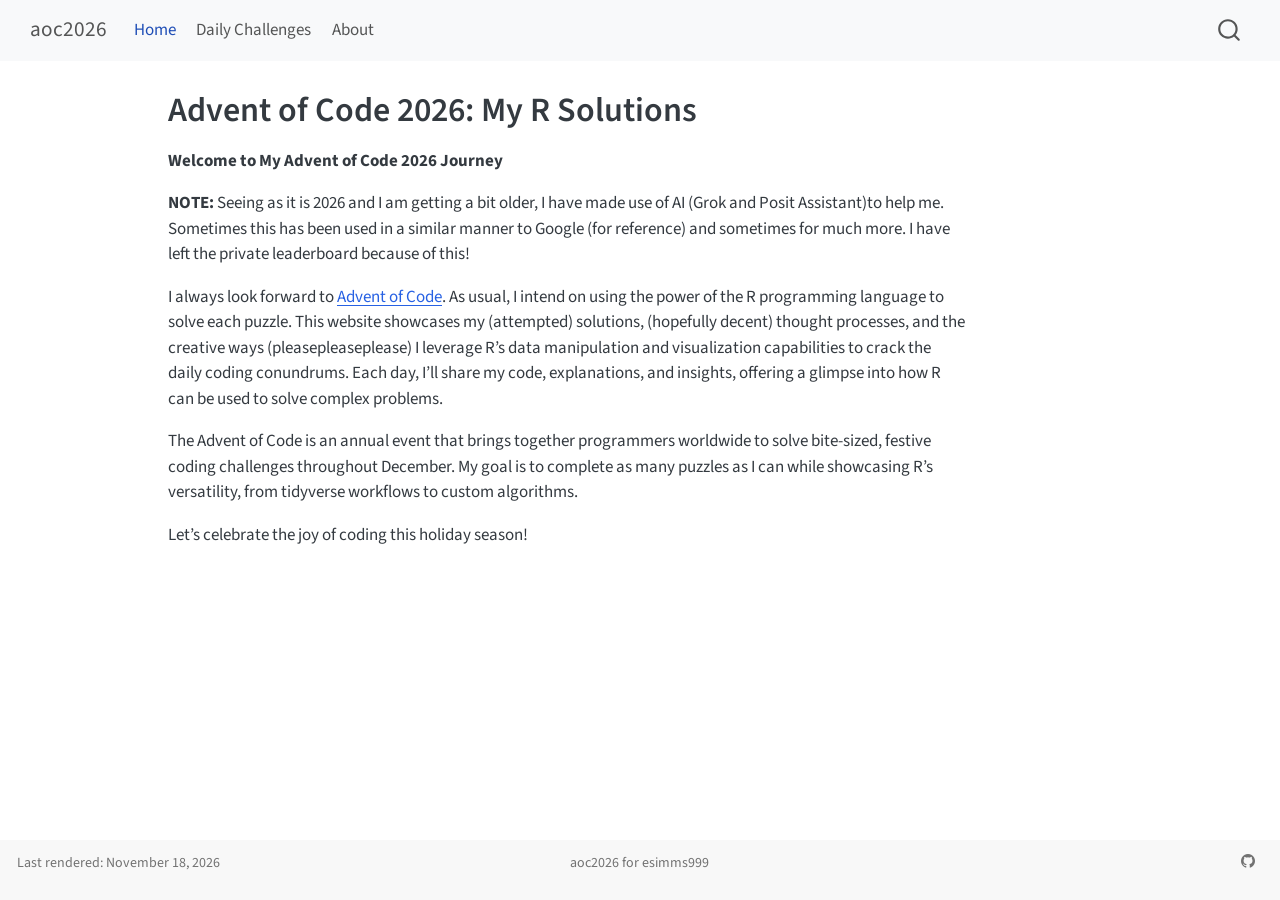
<file: index.html>
<!DOCTYPE html>
<html xmlns="http://www.w3.org/1999/xhtml" lang="en" xml:lang="en"><head>

<meta charset="utf-8">
<meta name="generator" content="quarto-1.11.9">

<meta name="viewport" content="width=device-width, initial-scale=1.0, user-scalable=yes">

<meta name="dcterms.date" content="2026-11-18">

<title>Advent of Code 2026: My R Solutions – aoc2026</title>
<style>
/* Default styles provided by pandoc.
** See https://pandoc.org/MANUAL.html#variables-for-html for config info.
*/
span.smallcaps{font-variant: small-caps;}
div.columns{display: flex; gap: 1.5em;}
div.column{flex: auto;}
@media screen {
div.columns{gap: min(4vw, 1.5em);}
div.column{overflow-x: auto;}
}
div.hanging-indent{margin-left: 1.5em; text-indent: -1.5em;}
ul.task-list{list-style: none;}
ul.task-list li input[type="checkbox"] {
  width: 0.8em;
  margin: 0 0.8em 0.2em -1em; /* quarto-specific, see https://github.com/quarto-dev/quarto-cli/issues/4556 */ 
  vertical-align: middle;
}
</style>


<script src="site_libs/quarto-nav/quarto-nav.js"></script>
<script src="site_libs/quarto-nav/headroom.min.js"></script>
<script src="site_libs/clipboard/clipboard.min.js"></script>
<script src="site_libs/quarto-search/autocomplete.umd.js"></script>
<script src="site_libs/quarto-search/fuse.min.js"></script>
<script src="site_libs/quarto-search/quarto-search.js"></script>
<meta name="quarto:offset" content="./">
<script src="site_libs/quarto-html/quarto.js" type="module"></script>
<script src="site_libs/quarto-html/tabsets/tabsets.js" type="module"></script>
<script src="site_libs/quarto-html/scrollable-regions/scrollable-regions.js" type="module"></script>
<script src="site_libs/quarto-html/popper.min.js"></script>
<script src="site_libs/quarto-html/tippy.umd.min.js"></script>
<script src="site_libs/quarto-html/anchor.min.js"></script>
<link href="site_libs/quarto-html/tippy.css" rel="stylesheet">
<link href="site_libs/quarto-html/quarto-syntax-highlighting-63b5708e65d6cd79cd7618c58d0c21e7.css" rel="stylesheet" id="quarto-text-highlighting-styles">
<script src="site_libs/bootstrap/bootstrap.min.js"></script>
<link href="site_libs/bootstrap/bootstrap-icons.css" rel="stylesheet">
<link href="site_libs/bootstrap/bootstrap-db43a6e2f0fe89dbafbac413304c0d27.min.css" rel="stylesheet" append-hash="true" id="quarto-bootstrap" data-mode="light">
<script id="quarto-search-options" type="application/json">{
  "location": "navbar",
  "copy-button": false,
  "collapse-after": 3,
  "panel-placement": "end",
  "type": "overlay",
  "limit": 50,
  "keyboard-shortcut": [
    "f",
    "/",
    "s"
  ],
  "show-item-context": false,
  "language": {
    "search-no-results-text": "No results",
    "search-matching-documents-text": "matching documents",
    "search-copy-link-title": "Copy link to search",
    "search-hide-matches-text": "Hide additional matches",
    "search-more-match-text": "more match in this document",
    "search-more-matches-text": "more matches in this document",
    "search-clear-button-title": "Clear",
    "search-text-placeholder": "",
    "search-detached-cancel-button-title": "Cancel",
    "search-submit-button-title": "Submit",
    "search-label": "Search"
  }
}</script>


<link rel="stylesheet" href="styles.css">
</head>

<body class="nav-fixed quarto-light"><a id="quarto-skip-link" class="visually-hidden-focusable" href="#quarto-document-content">Skip to main content</a>

<div id="quarto-search-results"></div>
  <header id="quarto-header" class="headroom fixed-top">
    <nav class="navbar navbar-expand-lg " data-bs-theme="dark" aria-label="Site">
      <div class="navbar-container container-fluid">
      <div class="navbar-brand-container mx-auto">
    <a class="navbar-brand" href="./index.html">
    <span class="navbar-title">aoc2026</span>
    </a>
  </div>
          <button class="navbar-toggler" type="button" data-bs-toggle="collapse" data-bs-target="#navbarCollapse" aria-controls="navbarCollapse" aria-expanded="false" aria-label="Toggle navigation" onclick="if (window.quartoToggleHeadroom) { window.quartoToggleHeadroom(); }">
  <span class="navbar-toggler-icon"></span>
</button>
          <div class="collapse navbar-collapse" id="navbarCollapse">
            <ul class="navbar-nav navbar-nav-scroll me-auto">
  <li class="nav-item">
    <a class="nav-link active" href="./index.html" aria-current="page"> 
<span class="menu-text">Home</span></a>
  </li>  
  <li class="nav-item">
    <a class="nav-link" href="./daily-challenges.html"> 
<span class="menu-text">Daily Challenges</span></a>
  </li>  
  <li class="nav-item">
    <a class="nav-link" href="./about.html"> 
<span class="menu-text">About</span></a>
  </li>  
</ul>
          </div> <!-- /navcollapse -->
            <div class="quarto-navbar-tools">
</div>
            <div id="quarto-search" class="" title="Search"></div>
      </div> <!-- /container-fluid -->
    </nav>
</header>
<!-- content -->
<div id="quarto-content" class="quarto-container page-columns page-rows-contents page-layout-article page-navbar">
<!-- sidebar -->
<!-- margin-sidebar -->
    <div id="quarto-margin-sidebar" class="sidebar margin-sidebar zindex-bottom">
        
    </div>
<!-- main -->
<main class="content" id="quarto-document-content" tabindex="-1">

<header id="title-block-header" class="quarto-title-block default">
<div class="quarto-title">
<h1 class="title">Advent of Code 2026: My R Solutions</h1>
</div>



<div class="quarto-title-meta">

    
    <div>
    <div class="quarto-title-meta-heading">Published</div>
    <div class="quarto-title-meta-contents">
      <p class="date">November 18, 2026</p>
    </div>
  </div>
  
    
  </div>
  


</header>


<p><strong>Welcome to My Advent of Code 2026 Journey</strong></p>
<p><strong>NOTE:</strong> Seeing as it is 2026 and I am getting a bit older, I have made use of AI (Grok and Posit Assistant)to help me. Sometimes this has been used in a similar manner to Google (for reference) and sometimes for much more. I have left the private leaderboard because of this!</p>
<p>I always look forward to <a href="https://adventofcode.com/">Advent of Code</a>. As usual, I intend on using the power of the R programming language to solve each puzzle. This website showcases my (attempted) solutions, (hopefully decent) thought processes, and the creative ways (pleasepleaseplease) I leverage R’s data manipulation and visualization capabilities to crack the daily coding conundrums. Each day, I’ll share my code, explanations, and insights, offering a glimpse into how R can be used to solve complex problems.</p>
<p>The Advent of Code is an annual event that brings together programmers worldwide to solve bite-sized, festive coding challenges throughout December. My goal is to complete as many puzzles as I can while showcasing R’s versatility, from tidyverse workflows to custom algorithms.</p>
<p>Let’s celebrate the joy of coding this holiday season!</p>



</main> <!-- /main -->
<script id="quarto-html-after-body" type="application/javascript">
  window.document.addEventListener("DOMContentLoaded", function (event) {
    const icon = "";
    const anchorJS = new window.AnchorJS();
    anchorJS.options = {
      placement: 'right',
      icon: icon
    };
    anchorJS.add('.anchored');
    const isCodeAnnotation = (el) => {
      for (const clz of el.classList) {
        if (clz.startsWith('code-annotation-')) {                     
          return true;
        }
      }
      return false;
    }
    const onCopySuccess = function(e) {
      // button target
      const button = e.trigger;
      // don't keep focus
      button.blur();
      // flash "checked"
      button.classList.add('code-copy-button-checked');
      var currentTitle = button.getAttribute("title");
      button.setAttribute("title", "Copied!");
      let tooltip;
      if (window.bootstrap) {
        button.setAttribute("data-bs-toggle", "tooltip");
        button.setAttribute("data-bs-placement", "left");
        button.setAttribute("data-bs-title", "Copied!");
        tooltip = new bootstrap.Tooltip(button, 
          { trigger: "manual", 
            customClass: "code-copy-button-tooltip",
            offset: [0, -8]});
        tooltip.show();    
      }
      setTimeout(function() {
        if (tooltip) {
          tooltip.hide();
          button.removeAttribute("data-bs-title");
          button.removeAttribute("data-bs-toggle");
          button.removeAttribute("data-bs-placement");
        }
        button.setAttribute("title", currentTitle);
        button.classList.remove('code-copy-button-checked');
      }, 1000);
      // clear code selection
      e.clearSelection();
    }
    const getTextToCopy = function(trigger) {
      const outerScaffold = trigger.parentElement.cloneNode(true);
      const codeEl = outerScaffold.querySelector('code');
      for (const childEl of codeEl.children) {
        if (isCodeAnnotation(childEl)) {
          childEl.remove();
        }
      }
      return codeEl.innerText;
    }
    const clipboard = new window.ClipboardJS('.code-copy-button:not([data-in-quarto-modal])', {
      text: getTextToCopy
    });
    clipboard.on('success', onCopySuccess);
    if (window.document.getElementById('quarto-embedded-source-code-modal')) {
      const clipboardModal = new window.ClipboardJS('.code-copy-button[data-in-quarto-modal]', {
        text: getTextToCopy,
        container: window.document.getElementById('quarto-embedded-source-code-modal')
      });
      clipboardModal.on('success', onCopySuccess);
    }
      var localhostRegex = new RegExp(/^(?:http|https):\/\/localhost\:?[0-9]*\//);
      var mailtoRegex = new RegExp(/^mailto:/);
        var filterRegex = new RegExp("https:\/\/esimms999\.github\.io\/aoc2026\/");
      var isInternal = (href) => {
          return filterRegex.test(href) || localhostRegex.test(href) || mailtoRegex.test(href);
      }
      // Inspect non-navigation links and adorn them if external
      window.quartoDecorateExternalLinks = function (root) {
     var links = (root || window.document).querySelectorAll('a[href]:not(.nav-link):not(.navbar-brand):not(.toc-action):not(.sidebar-link):not(.sidebar-item-toggle):not(.pagination-link):not(.no-external):not([aria-hidden]):not(.dropdown-item):not(.quarto-navigation-tool):not(.about-link)');
      for (var i=0; i<links.length; i++) {
        const link = links[i];
        if (!isInternal(link.href)) {
          // undo the damage that might have been done by quarto-nav.js in the case of
          // links that we want to consider external
          if (link.dataset.originalHref !== undefined) {
            link.href = link.dataset.originalHref;
          }
          if (!link.classList.contains('no-external-icon')) {
          }
        }
      }
      };
      window.quartoDecorateExternalLinks(window.document);
    // Esc closes the popup (WCAG 1.4.13) and focus leaving both trigger and
    // popup closes it (WCAG 2.4.11); tippy handles neither for interactive popups.
    const hideOnEscAndFocusOut = {
      name: 'hideOnEscAndFocusOut',
      defaultValue: true,
      fn(instance) {
        const dismiss = () => {
          // A show scheduled by the trigger delay would otherwise reopen it
          instance.clearDelayTimeouts();
          instance.hide();
        };
        const onKeyDown = (event) => {
          if (event.key !== 'Escape') {
            return;
          }
          // Keep Esc from also reaching page handlers (e.g. reveal.js overview),
          // except an open reveal.js slide menu, which Esc should close too.
          // The menu handles keys only when its keyboard option is on.
          const menuHandlesEsc = window.Reveal?.getPlugin?.('menu')?.isOpen() &&
            window.Reveal.getConfig().menu?.keyboard !== false;
          if (!menuHandlesEsc) {
            event.stopPropagation();
          }
          if (instance.popper.contains(window.document.activeElement)) {
            // Disabled while refocusing so the focus trigger does not reopen it
            instance.disable();
            instance.reference.focus();
            instance.enable();
          }
          dismiss();
        };
        const onFocusOut = (event) => {
          const target = event.relatedTarget;
          if (target && !instance.reference.contains(target) &&
              !instance.popper.contains(target)) {
            dismiss();
          }
        };
        // On the trigger too: a click trigger (code-annotations: select) has no
        // blur handling. Attached for the instance's lifetime so leaving the
        // trigger also cancels a show still pending on the trigger delay.
        instance.reference.addEventListener('focusout', onFocusOut);
        return {
          onShow() {
            window.document.addEventListener('keydown', onKeyDown, true);
            instance.popper.addEventListener('focusout', onFocusOut);
          },
          onHide() {
            window.document.removeEventListener('keydown', onKeyDown, true);
            instance.popper.removeEventListener('focusout', onFocusOut);
          },
          onDestroy() {
            instance.reference.removeEventListener('focusout', onFocusOut);
          },
        };
      },
    };
    function tippyHover(el, contentFn, onTriggerFn, onUntriggerFn) {
      const config = {
        allowHTML: true,
        maxWidth: 500,
        delay: 100,
        arrow: false,
        appendTo: function(el) {
            return el.parentElement;
        },
        interactive: true,
        interactiveBorder: 10,
        theme: 'quarto',
        placement: 'bottom-start',
        plugins: [hideOnEscAndFocusOut],
      };
      if (contentFn) {
        config.content = contentFn;
      }
      if (onTriggerFn) {
        config.onTrigger = onTriggerFn;
      }
      if (onUntriggerFn) {
        config.onUntrigger = onUntriggerFn;
      }
      window.tippy(el, config); 
    }
    const noterefs = window.document.querySelectorAll('a[role="doc-noteref"]');
    for (var i=0; i<noterefs.length; i++) {
      const ref = noterefs[i];
      tippyHover(ref, function() {
        // use id or data attribute instead here
        let href = ref.getAttribute('data-footnote-href') || ref.getAttribute('href');
        try { href = new URL(href).hash; } catch {}
        const id = href.replace(/^#\/?/, "");
        const note = window.document.getElementById(id);
        if (note) {
          return note.innerHTML;
        } else {
          return "";
        }
      });
    }
    const xrefs = window.document.querySelectorAll('a.quarto-xref');
    const processXRef = (id, note) => {
      // Strip column container classes
      const stripColumnClz = (el) => {
        el.classList.remove("page-full", "page-columns");
        if (el.children) {
          for (const child of el.children) {
            stripColumnClz(child);
          }
        }
      }
      stripColumnClz(note)
      if (id === null || id.startsWith('sec-')) {
        // Special case sections, only their first couple elements
        const container = document.createElement("div");
        if (note.children && note.children.length > 2) {
          container.appendChild(note.children[0].cloneNode(true));
          for (let i = 1; i < note.children.length; i++) {
            const child = note.children[i];
            if (child.tagName === "P" && child.innerText === "") {
              continue;
            } else {
              container.appendChild(child.cloneNode(true));
              break;
            }
          }
          if (window.Quarto?.typesetMath) {
            window.Quarto.typesetMath(container);
          }
          return container.innerHTML
        } else {
          if (window.Quarto?.typesetMath) {
            window.Quarto.typesetMath(note);
          }
          return note.innerHTML;
        }
      } else {
        // Remove any anchor links if they are present
        const anchorLink = note.querySelector('a.anchorjs-link');
        if (anchorLink) {
          anchorLink.remove();
        }
        if (window.Quarto?.typesetMath) {
          window.Quarto.typesetMath(note);
        }
        if (note.classList.contains("callout")) {
          return note.outerHTML;
        } else {
          return note.innerHTML;
        }
      }
    }
    for (var i=0; i<xrefs.length; i++) {
      const xref = xrefs[i];
      tippyHover(xref, undefined, function(instance) {
        instance.disable();
        let url = xref.getAttribute('href');
        let hash = undefined; 
        if (url.startsWith('#')) {
          hash = url;
        } else {
          try { hash = new URL(url).hash; } catch {}
        }
        if (hash) {
          const id = hash.replace(/^#\/?/, "");
          const note = window.document.getElementById(id);
          if (note !== null) {
            try {
              const html = processXRef(id, note.cloneNode(true));
              instance.setContent(html);
            } finally {
              instance.enable();
              instance.show();
            }
          } else {
            // See if we can fetch this
            fetch(url.split('#')[0])
            .then(res => res.text())
            .then(html => {
              const parser = new DOMParser();
              const htmlDoc = parser.parseFromString(html, "text/html");
              const note = htmlDoc.getElementById(id);
              if (note !== null) {
                const html = processXRef(id, note);
                instance.setContent(html);
              } 
            }).finally(() => {
              instance.enable();
              instance.show();
            });
          }
        } else {
          // See if we can fetch a full url (with no hash to target)
          // This is a special case and we should probably do some content thinning / targeting
          fetch(url)
          .then(res => res.text())
          .then(html => {
            const parser = new DOMParser();
            const htmlDoc = parser.parseFromString(html, "text/html");
            const note = htmlDoc.querySelector('main.content');
            if (note !== null) {
              // This should only happen for chapter cross references
              // (since there is no id in the URL)
              // remove the first header
              if (note.children.length > 0 && note.children[0].tagName === "HEADER") {
                note.children[0].remove();
              }
              const html = processXRef(null, note);
              instance.setContent(html);
            } 
          }).finally(() => {
            instance.enable();
            instance.show();
          });
        }
      }, function(instance) {
      });
    }
        let selectedAnnoteEl;
        const selectorForAnnotation = ( cell, annotation) => {
          let cellAttr = 'data-code-cell="' + cell + '"';
          let lineAttr = 'data-code-annotation="' +  annotation + '"';
          const selector = 'span[' + cellAttr + '][' + lineAttr + ']';
          return selector;
        }
        const selectCodeLines = (annoteEl) => {
          const doc = window.document;
          const targetCell = annoteEl.getAttribute("data-target-cell");
          const targetAnnotation = annoteEl.getAttribute("data-target-annotation");
          const annoteSpan = window.document.querySelector(selectorForAnnotation(targetCell, targetAnnotation));
          const lines = annoteSpan.getAttribute("data-code-lines").split(",");
          const lineIds = lines.map((line) => {
            return targetCell + "-" + line;
          })
          // Each band is positioned against its own containing block, which is
          // not the offsetParent of the lines, so place it from client rects.
          const placeBand = (band, firstEl, lastEl, codeBlock) => {
            const container = band.offsetParent;
            if (container === null) {
              return;
            }
            const containerRect = container.getBoundingClientRect();
            // Reveal.js scales slides with a transform, so convert client
            // pixels back to the CSS pixels of the container.
            const scale = containerRect.height / container.offsetHeight || 1;
            const firstRect = firstEl.getBoundingClientRect();
            const lastRect = lastEl.getBoundingClientRect();
            const top = (firstRect.top - containerRect.top) / scale - container.clientTop + container.scrollTop;
            const height = (lastRect.bottom - firstRect.top) / scale;
            band.style.top = top - 2 + "px";
            band.style.height = height + 4 + "px";
            if (codeBlock) {
              // Without the copy button wrapper, the containing block is wider
              // than the code block, so span the code block explicitly.
              const blockRect = codeBlock.getBoundingClientRect();
              band.style.left = (blockRect.left - containerRect.left) / scale - container.clientLeft + container.scrollLeft + "px";
              band.style.width = blockRect.width / scale + "px";
            }
          };
          if (lineIds.length > 0) {
            const el = window.document.getElementById(lineIds[0]);
            const lastEl = window.document.getElementById(lineIds[lineIds.length - 1]);
            const parent = el.parentElement.parentElement;
            // cook up a div (if necessary) and position it
            let div = window.document.getElementById("code-annotation-line-highlight");
            if (div === null) {
              div = window.document.createElement("div");
              div.setAttribute("id", "code-annotation-line-highlight");
              div.style.position = 'absolute';
              parent.appendChild(div);
            }
            placeBand(div, el, lastEl, parent.closest("div.sourceCode") || parent);
            let gutterDiv = window.document.getElementById("code-annotation-line-highlight-gutter");
            if (gutterDiv === null) {
              gutterDiv = window.document.createElement("div");
              gutterDiv.setAttribute("id", "code-annotation-line-highlight-gutter");
              gutterDiv.style.position = 'absolute';
              const codeCell = window.document.getElementById(targetCell);
              const gutter = codeCell.querySelector('.code-annotation-gutter');
              gutter.appendChild(gutterDiv);
            }
            placeBand(gutterDiv, el, lastEl);
            selectedAnnoteEl = annoteEl;
          }
        };
        const unselectCodeLines = () => {
          const elementsIds = ["code-annotation-line-highlight", "code-annotation-line-highlight-gutter"];
          elementsIds.forEach((elId) => {
            const div = window.document.getElementById(elId);
            if (div) {
              div.remove();
            }
          });
          selectedAnnoteEl = undefined;
        };
          // Handle positioning of the toggle
      window.addEventListener(
        "resize",
        throttle(() => {
          elRect = undefined;
          if (selectedAnnoteEl) {
            selectCodeLines(selectedAnnoteEl);
          }
        }, 10)
      );
      function throttle(fn, ms) {
      let throttle = false;
      let timer;
        return (...args) => {
          if(!throttle) { // first call gets through
              fn.apply(this, args);
              throttle = true;
          } else { // all the others get throttled
              if(timer) clearTimeout(timer); // cancel #2
              timer = setTimeout(() => {
                fn.apply(this, args);
                timer = throttle = false;
              }, ms);
          }
        };
      }
        // Attach click handler to the DT
        const annoteDls = window.document.querySelectorAll('dt[data-target-cell]');
        for (const annoteDlNode of annoteDls) {
          annoteDlNode.addEventListener('click', (event) => {
            const clickedEl = event.target;
            if (clickedEl !== selectedAnnoteEl) {
              unselectCodeLines();
              const activeEl = window.document.querySelector('dt[data-target-cell].code-annotation-active');
              if (activeEl) {
                activeEl.classList.remove('code-annotation-active');
              }
              selectCodeLines(clickedEl);
              clickedEl.classList.add('code-annotation-active');
            } else {
              // Unselect the line
              unselectCodeLines();
              clickedEl.classList.remove('code-annotation-active');
            }
          });
        }
    const findCites = (el) => {
      const parentEl = el.parentElement;
      if (parentEl) {
        const cites = parentEl.dataset.cites;
        if (cites) {
          return {
            el,
            cites: cites.split(' ')
          };
        } else {
          return findCites(el.parentElement)
        }
      } else {
        return undefined;
      }
    };
    var bibliorefs = window.document.querySelectorAll('a[role="doc-biblioref"]');
    for (var i=0; i<bibliorefs.length; i++) {
      const ref = bibliorefs[i];
      const citeInfo = findCites(ref);
      if (citeInfo) {
        tippyHover(citeInfo.el, function() {
          var popup = window.document.createElement('div');
          citeInfo.cites.forEach(function(cite) {
            var citeDiv = window.document.createElement('div');
            citeDiv.classList.add('hanging-indent');
            citeDiv.classList.add('csl-entry');
            var biblioDiv = window.document.getElementById('ref-' + cite);
            if (biblioDiv) {
              citeDiv.innerHTML = biblioDiv.innerHTML;
            }
            popup.appendChild(citeDiv);
          });
          return popup.innerHTML;
        });
      }
    }
  });
  </script>
  <script type="application/javascript">
  window.quartoScrollableRegionsLabels = {"code":"Scrollable code","output":"Scrollable output"};
  </script>
</div> <!-- /content -->
<footer class="footer">
  <div class="nav-footer">
    <div class="nav-footer-left">
<p>Last rendered: November 18, 2026</p>
</div>   
    <div class="nav-footer-center">
      <ul class="footer-items list-unstyled">
    <li class="nav-item">
 aoc2026 for esimms999
  </li>  
</ul>
    </div>
    <div class="nav-footer-right">
      <ul class="footer-items list-unstyled">
    <li class="nav-item compact">
    <a class="nav-link" href="https://github.com/esimms999/aoc2026">
      <i class="bi bi-github" role="img">
</i> 
    </a>
  </li>  
</ul>
    </div>
  </div>
</footer>




</body></html>
</file>
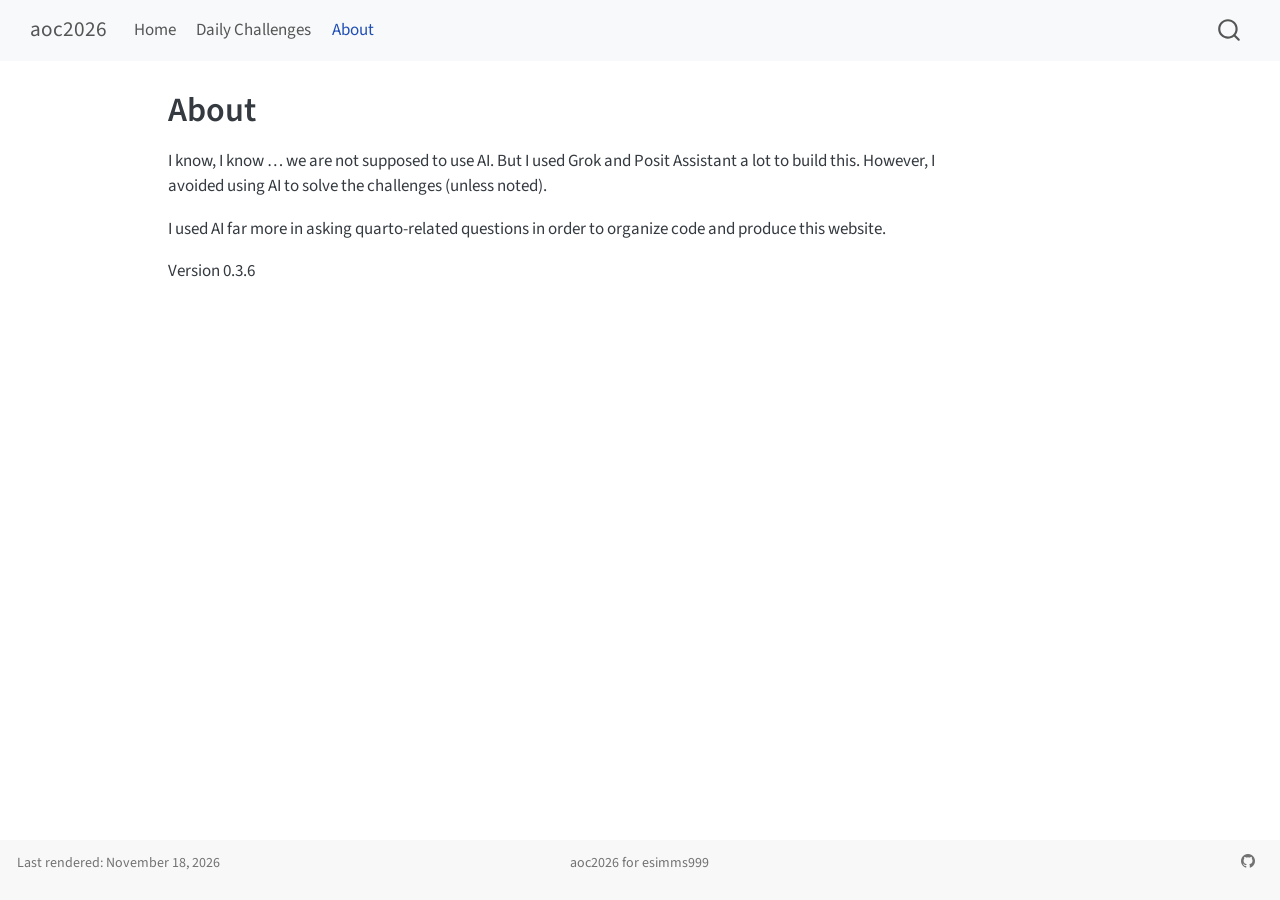
<file: about.html>
<!DOCTYPE html>
<html xmlns="http://www.w3.org/1999/xhtml" lang="en" xml:lang="en"><head>

<meta charset="utf-8">
<meta name="generator" content="quarto-1.11.9">

<meta name="viewport" content="width=device-width, initial-scale=1.0, user-scalable=yes">

<meta name="dcterms.date" content="2026-11-18">

<title>About – aoc2026</title>
<style>
/* Default styles provided by pandoc.
** See https://pandoc.org/MANUAL.html#variables-for-html for config info.
*/
span.smallcaps{font-variant: small-caps;}
div.columns{display: flex; gap: 1.5em;}
div.column{flex: auto;}
@media screen {
div.columns{gap: min(4vw, 1.5em);}
div.column{overflow-x: auto;}
}
div.hanging-indent{margin-left: 1.5em; text-indent: -1.5em;}
ul.task-list{list-style: none;}
ul.task-list li input[type="checkbox"] {
  width: 0.8em;
  margin: 0 0.8em 0.2em -1em; /* quarto-specific, see https://github.com/quarto-dev/quarto-cli/issues/4556 */ 
  vertical-align: middle;
}
</style>


<script src="site_libs/quarto-nav/quarto-nav.js"></script>
<script src="site_libs/quarto-nav/headroom.min.js"></script>
<script src="site_libs/clipboard/clipboard.min.js"></script>
<script src="site_libs/quarto-search/autocomplete.umd.js"></script>
<script src="site_libs/quarto-search/fuse.min.js"></script>
<script src="site_libs/quarto-search/quarto-search.js"></script>
<meta name="quarto:offset" content="./">
<script src="site_libs/quarto-html/quarto.js" type="module"></script>
<script src="site_libs/quarto-html/tabsets/tabsets.js" type="module"></script>
<script src="site_libs/quarto-html/scrollable-regions/scrollable-regions.js" type="module"></script>
<script src="site_libs/quarto-html/popper.min.js"></script>
<script src="site_libs/quarto-html/tippy.umd.min.js"></script>
<script src="site_libs/quarto-html/anchor.min.js"></script>
<link href="site_libs/quarto-html/tippy.css" rel="stylesheet">
<link href="site_libs/quarto-html/quarto-syntax-highlighting-63b5708e65d6cd79cd7618c58d0c21e7.css" rel="stylesheet" id="quarto-text-highlighting-styles">
<script src="site_libs/bootstrap/bootstrap.min.js"></script>
<link href="site_libs/bootstrap/bootstrap-icons.css" rel="stylesheet">
<link href="site_libs/bootstrap/bootstrap-db43a6e2f0fe89dbafbac413304c0d27.min.css" rel="stylesheet" append-hash="true" id="quarto-bootstrap" data-mode="light">
<script id="quarto-search-options" type="application/json">{
  "location": "navbar",
  "copy-button": false,
  "collapse-after": 3,
  "panel-placement": "end",
  "type": "overlay",
  "limit": 50,
  "keyboard-shortcut": [
    "f",
    "/",
    "s"
  ],
  "show-item-context": false,
  "language": {
    "search-no-results-text": "No results",
    "search-matching-documents-text": "matching documents",
    "search-copy-link-title": "Copy link to search",
    "search-hide-matches-text": "Hide additional matches",
    "search-more-match-text": "more match in this document",
    "search-more-matches-text": "more matches in this document",
    "search-clear-button-title": "Clear",
    "search-text-placeholder": "",
    "search-detached-cancel-button-title": "Cancel",
    "search-submit-button-title": "Submit",
    "search-label": "Search"
  }
}</script>


<link rel="stylesheet" href="styles.css">
</head>

<body class="nav-fixed quarto-light"><a id="quarto-skip-link" class="visually-hidden-focusable" href="#quarto-document-content">Skip to main content</a>

<div id="quarto-search-results"></div>
  <header id="quarto-header" class="headroom fixed-top">
    <nav class="navbar navbar-expand-lg " data-bs-theme="dark" aria-label="Site">
      <div class="navbar-container container-fluid">
      <div class="navbar-brand-container mx-auto">
    <a class="navbar-brand" href="./index.html">
    <span class="navbar-title">aoc2026</span>
    </a>
  </div>
          <button class="navbar-toggler" type="button" data-bs-toggle="collapse" data-bs-target="#navbarCollapse" aria-controls="navbarCollapse" aria-expanded="false" aria-label="Toggle navigation" onclick="if (window.quartoToggleHeadroom) { window.quartoToggleHeadroom(); }">
  <span class="navbar-toggler-icon"></span>
</button>
          <div class="collapse navbar-collapse" id="navbarCollapse">
            <ul class="navbar-nav navbar-nav-scroll me-auto">
  <li class="nav-item">
    <a class="nav-link" href="./index.html"> 
<span class="menu-text">Home</span></a>
  </li>  
  <li class="nav-item">
    <a class="nav-link" href="./daily-challenges.html"> 
<span class="menu-text">Daily Challenges</span></a>
  </li>  
  <li class="nav-item">
    <a class="nav-link active" href="./about.html" aria-current="page"> 
<span class="menu-text">About</span></a>
  </li>  
</ul>
          </div> <!-- /navcollapse -->
            <div class="quarto-navbar-tools">
</div>
            <div id="quarto-search" class="" title="Search"></div>
      </div> <!-- /container-fluid -->
    </nav>
</header>
<!-- content -->
<div id="quarto-content" class="quarto-container page-columns page-rows-contents page-layout-article page-navbar">
<!-- sidebar -->
<!-- margin-sidebar -->
    <div id="quarto-margin-sidebar" class="sidebar margin-sidebar zindex-bottom">
        
    </div>
<!-- main -->
<main class="content" id="quarto-document-content" tabindex="-1">

<header id="title-block-header" class="quarto-title-block default">
<div class="quarto-title">
<h1 class="title">About</h1>
</div>



<div class="quarto-title-meta">

    
    <div>
    <div class="quarto-title-meta-heading">Published</div>
    <div class="quarto-title-meta-contents">
      <p class="date">November 18, 2026</p>
    </div>
  </div>
  
    
  </div>
  


</header>


<p>I know, I know … we are not supposed to use AI. But I used Grok and Posit Assistant a lot to build this. However, I avoided using AI to solve the challenges (unless noted).</p>
<p>I used AI far more in asking quarto-related questions in order to organize code and produce this website.</p>
<p>Version 0.3.6</p>



</main> <!-- /main -->
<script id="quarto-html-after-body" type="application/javascript">
  window.document.addEventListener("DOMContentLoaded", function (event) {
    const icon = "";
    const anchorJS = new window.AnchorJS();
    anchorJS.options = {
      placement: 'right',
      icon: icon
    };
    anchorJS.add('.anchored');
    const isCodeAnnotation = (el) => {
      for (const clz of el.classList) {
        if (clz.startsWith('code-annotation-')) {                     
          return true;
        }
      }
      return false;
    }
    const onCopySuccess = function(e) {
      // button target
      const button = e.trigger;
      // don't keep focus
      button.blur();
      // flash "checked"
      button.classList.add('code-copy-button-checked');
      var currentTitle = button.getAttribute("title");
      button.setAttribute("title", "Copied!");
      let tooltip;
      if (window.bootstrap) {
        button.setAttribute("data-bs-toggle", "tooltip");
        button.setAttribute("data-bs-placement", "left");
        button.setAttribute("data-bs-title", "Copied!");
        tooltip = new bootstrap.Tooltip(button, 
          { trigger: "manual", 
            customClass: "code-copy-button-tooltip",
            offset: [0, -8]});
        tooltip.show();    
      }
      setTimeout(function() {
        if (tooltip) {
          tooltip.hide();
          button.removeAttribute("data-bs-title");
          button.removeAttribute("data-bs-toggle");
          button.removeAttribute("data-bs-placement");
        }
        button.setAttribute("title", currentTitle);
        button.classList.remove('code-copy-button-checked');
      }, 1000);
      // clear code selection
      e.clearSelection();
    }
    const getTextToCopy = function(trigger) {
      const outerScaffold = trigger.parentElement.cloneNode(true);
      const codeEl = outerScaffold.querySelector('code');
      for (const childEl of codeEl.children) {
        if (isCodeAnnotation(childEl)) {
          childEl.remove();
        }
      }
      return codeEl.innerText;
    }
    const clipboard = new window.ClipboardJS('.code-copy-button:not([data-in-quarto-modal])', {
      text: getTextToCopy
    });
    clipboard.on('success', onCopySuccess);
    if (window.document.getElementById('quarto-embedded-source-code-modal')) {
      const clipboardModal = new window.ClipboardJS('.code-copy-button[data-in-quarto-modal]', {
        text: getTextToCopy,
        container: window.document.getElementById('quarto-embedded-source-code-modal')
      });
      clipboardModal.on('success', onCopySuccess);
    }
      var localhostRegex = new RegExp(/^(?:http|https):\/\/localhost\:?[0-9]*\//);
      var mailtoRegex = new RegExp(/^mailto:/);
        var filterRegex = new RegExp("https:\/\/esimms999\.github\.io\/aoc2026\/");
      var isInternal = (href) => {
          return filterRegex.test(href) || localhostRegex.test(href) || mailtoRegex.test(href);
      }
      // Inspect non-navigation links and adorn them if external
      window.quartoDecorateExternalLinks = function (root) {
     var links = (root || window.document).querySelectorAll('a[href]:not(.nav-link):not(.navbar-brand):not(.toc-action):not(.sidebar-link):not(.sidebar-item-toggle):not(.pagination-link):not(.no-external):not([aria-hidden]):not(.dropdown-item):not(.quarto-navigation-tool):not(.about-link)');
      for (var i=0; i<links.length; i++) {
        const link = links[i];
        if (!isInternal(link.href)) {
          // undo the damage that might have been done by quarto-nav.js in the case of
          // links that we want to consider external
          if (link.dataset.originalHref !== undefined) {
            link.href = link.dataset.originalHref;
          }
          if (!link.classList.contains('no-external-icon')) {
          }
        }
      }
      };
      window.quartoDecorateExternalLinks(window.document);
    // Esc closes the popup (WCAG 1.4.13) and focus leaving both trigger and
    // popup closes it (WCAG 2.4.11); tippy handles neither for interactive popups.
    const hideOnEscAndFocusOut = {
      name: 'hideOnEscAndFocusOut',
      defaultValue: true,
      fn(instance) {
        const dismiss = () => {
          // A show scheduled by the trigger delay would otherwise reopen it
          instance.clearDelayTimeouts();
          instance.hide();
        };
        const onKeyDown = (event) => {
          if (event.key !== 'Escape') {
            return;
          }
          // Keep Esc from also reaching page handlers (e.g. reveal.js overview),
          // except an open reveal.js slide menu, which Esc should close too.
          // The menu handles keys only when its keyboard option is on.
          const menuHandlesEsc = window.Reveal?.getPlugin?.('menu')?.isOpen() &&
            window.Reveal.getConfig().menu?.keyboard !== false;
          if (!menuHandlesEsc) {
            event.stopPropagation();
          }
          if (instance.popper.contains(window.document.activeElement)) {
            // Disabled while refocusing so the focus trigger does not reopen it
            instance.disable();
            instance.reference.focus();
            instance.enable();
          }
          dismiss();
        };
        const onFocusOut = (event) => {
          const target = event.relatedTarget;
          if (target && !instance.reference.contains(target) &&
              !instance.popper.contains(target)) {
            dismiss();
          }
        };
        // On the trigger too: a click trigger (code-annotations: select) has no
        // blur handling. Attached for the instance's lifetime so leaving the
        // trigger also cancels a show still pending on the trigger delay.
        instance.reference.addEventListener('focusout', onFocusOut);
        return {
          onShow() {
            window.document.addEventListener('keydown', onKeyDown, true);
            instance.popper.addEventListener('focusout', onFocusOut);
          },
          onHide() {
            window.document.removeEventListener('keydown', onKeyDown, true);
            instance.popper.removeEventListener('focusout', onFocusOut);
          },
          onDestroy() {
            instance.reference.removeEventListener('focusout', onFocusOut);
          },
        };
      },
    };
    function tippyHover(el, contentFn, onTriggerFn, onUntriggerFn) {
      const config = {
        allowHTML: true,
        maxWidth: 500,
        delay: 100,
        arrow: false,
        appendTo: function(el) {
            return el.parentElement;
        },
        interactive: true,
        interactiveBorder: 10,
        theme: 'quarto',
        placement: 'bottom-start',
        plugins: [hideOnEscAndFocusOut],
      };
      if (contentFn) {
        config.content = contentFn;
      }
      if (onTriggerFn) {
        config.onTrigger = onTriggerFn;
      }
      if (onUntriggerFn) {
        config.onUntrigger = onUntriggerFn;
      }
      window.tippy(el, config); 
    }
    const noterefs = window.document.querySelectorAll('a[role="doc-noteref"]');
    for (var i=0; i<noterefs.length; i++) {
      const ref = noterefs[i];
      tippyHover(ref, function() {
        // use id or data attribute instead here
        let href = ref.getAttribute('data-footnote-href') || ref.getAttribute('href');
        try { href = new URL(href).hash; } catch {}
        const id = href.replace(/^#\/?/, "");
        const note = window.document.getElementById(id);
        if (note) {
          return note.innerHTML;
        } else {
          return "";
        }
      });
    }
    const xrefs = window.document.querySelectorAll('a.quarto-xref');
    const processXRef = (id, note) => {
      // Strip column container classes
      const stripColumnClz = (el) => {
        el.classList.remove("page-full", "page-columns");
        if (el.children) {
          for (const child of el.children) {
            stripColumnClz(child);
          }
        }
      }
      stripColumnClz(note)
      if (id === null || id.startsWith('sec-')) {
        // Special case sections, only their first couple elements
        const container = document.createElement("div");
        if (note.children && note.children.length > 2) {
          container.appendChild(note.children[0].cloneNode(true));
          for (let i = 1; i < note.children.length; i++) {
            const child = note.children[i];
            if (child.tagName === "P" && child.innerText === "") {
              continue;
            } else {
              container.appendChild(child.cloneNode(true));
              break;
            }
          }
          if (window.Quarto?.typesetMath) {
            window.Quarto.typesetMath(container);
          }
          return container.innerHTML
        } else {
          if (window.Quarto?.typesetMath) {
            window.Quarto.typesetMath(note);
          }
          return note.innerHTML;
        }
      } else {
        // Remove any anchor links if they are present
        const anchorLink = note.querySelector('a.anchorjs-link');
        if (anchorLink) {
          anchorLink.remove();
        }
        if (window.Quarto?.typesetMath) {
          window.Quarto.typesetMath(note);
        }
        if (note.classList.contains("callout")) {
          return note.outerHTML;
        } else {
          return note.innerHTML;
        }
      }
    }
    for (var i=0; i<xrefs.length; i++) {
      const xref = xrefs[i];
      tippyHover(xref, undefined, function(instance) {
        instance.disable();
        let url = xref.getAttribute('href');
        let hash = undefined; 
        if (url.startsWith('#')) {
          hash = url;
        } else {
          try { hash = new URL(url).hash; } catch {}
        }
        if (hash) {
          const id = hash.replace(/^#\/?/, "");
          const note = window.document.getElementById(id);
          if (note !== null) {
            try {
              const html = processXRef(id, note.cloneNode(true));
              instance.setContent(html);
            } finally {
              instance.enable();
              instance.show();
            }
          } else {
            // See if we can fetch this
            fetch(url.split('#')[0])
            .then(res => res.text())
            .then(html => {
              const parser = new DOMParser();
              const htmlDoc = parser.parseFromString(html, "text/html");
              const note = htmlDoc.getElementById(id);
              if (note !== null) {
                const html = processXRef(id, note);
                instance.setContent(html);
              } 
            }).finally(() => {
              instance.enable();
              instance.show();
            });
          }
        } else {
          // See if we can fetch a full url (with no hash to target)
          // This is a special case and we should probably do some content thinning / targeting
          fetch(url)
          .then(res => res.text())
          .then(html => {
            const parser = new DOMParser();
            const htmlDoc = parser.parseFromString(html, "text/html");
            const note = htmlDoc.querySelector('main.content');
            if (note !== null) {
              // This should only happen for chapter cross references
              // (since there is no id in the URL)
              // remove the first header
              if (note.children.length > 0 && note.children[0].tagName === "HEADER") {
                note.children[0].remove();
              }
              const html = processXRef(null, note);
              instance.setContent(html);
            } 
          }).finally(() => {
            instance.enable();
            instance.show();
          });
        }
      }, function(instance) {
      });
    }
        let selectedAnnoteEl;
        const selectorForAnnotation = ( cell, annotation) => {
          let cellAttr = 'data-code-cell="' + cell + '"';
          let lineAttr = 'data-code-annotation="' +  annotation + '"';
          const selector = 'span[' + cellAttr + '][' + lineAttr + ']';
          return selector;
        }
        const selectCodeLines = (annoteEl) => {
          const doc = window.document;
          const targetCell = annoteEl.getAttribute("data-target-cell");
          const targetAnnotation = annoteEl.getAttribute("data-target-annotation");
          const annoteSpan = window.document.querySelector(selectorForAnnotation(targetCell, targetAnnotation));
          const lines = annoteSpan.getAttribute("data-code-lines").split(",");
          const lineIds = lines.map((line) => {
            return targetCell + "-" + line;
          })
          // Each band is positioned against its own containing block, which is
          // not the offsetParent of the lines, so place it from client rects.
          const placeBand = (band, firstEl, lastEl, codeBlock) => {
            const container = band.offsetParent;
            if (container === null) {
              return;
            }
            const containerRect = container.getBoundingClientRect();
            // Reveal.js scales slides with a transform, so convert client
            // pixels back to the CSS pixels of the container.
            const scale = containerRect.height / container.offsetHeight || 1;
            const firstRect = firstEl.getBoundingClientRect();
            const lastRect = lastEl.getBoundingClientRect();
            const top = (firstRect.top - containerRect.top) / scale - container.clientTop + container.scrollTop;
            const height = (lastRect.bottom - firstRect.top) / scale;
            band.style.top = top - 2 + "px";
            band.style.height = height + 4 + "px";
            if (codeBlock) {
              // Without the copy button wrapper, the containing block is wider
              // than the code block, so span the code block explicitly.
              const blockRect = codeBlock.getBoundingClientRect();
              band.style.left = (blockRect.left - containerRect.left) / scale - container.clientLeft + container.scrollLeft + "px";
              band.style.width = blockRect.width / scale + "px";
            }
          };
          if (lineIds.length > 0) {
            const el = window.document.getElementById(lineIds[0]);
            const lastEl = window.document.getElementById(lineIds[lineIds.length - 1]);
            const parent = el.parentElement.parentElement;
            // cook up a div (if necessary) and position it
            let div = window.document.getElementById("code-annotation-line-highlight");
            if (div === null) {
              div = window.document.createElement("div");
              div.setAttribute("id", "code-annotation-line-highlight");
              div.style.position = 'absolute';
              parent.appendChild(div);
            }
            placeBand(div, el, lastEl, parent.closest("div.sourceCode") || parent);
            let gutterDiv = window.document.getElementById("code-annotation-line-highlight-gutter");
            if (gutterDiv === null) {
              gutterDiv = window.document.createElement("div");
              gutterDiv.setAttribute("id", "code-annotation-line-highlight-gutter");
              gutterDiv.style.position = 'absolute';
              const codeCell = window.document.getElementById(targetCell);
              const gutter = codeCell.querySelector('.code-annotation-gutter');
              gutter.appendChild(gutterDiv);
            }
            placeBand(gutterDiv, el, lastEl);
            selectedAnnoteEl = annoteEl;
          }
        };
        const unselectCodeLines = () => {
          const elementsIds = ["code-annotation-line-highlight", "code-annotation-line-highlight-gutter"];
          elementsIds.forEach((elId) => {
            const div = window.document.getElementById(elId);
            if (div) {
              div.remove();
            }
          });
          selectedAnnoteEl = undefined;
        };
          // Handle positioning of the toggle
      window.addEventListener(
        "resize",
        throttle(() => {
          elRect = undefined;
          if (selectedAnnoteEl) {
            selectCodeLines(selectedAnnoteEl);
          }
        }, 10)
      );
      function throttle(fn, ms) {
      let throttle = false;
      let timer;
        return (...args) => {
          if(!throttle) { // first call gets through
              fn.apply(this, args);
              throttle = true;
          } else { // all the others get throttled
              if(timer) clearTimeout(timer); // cancel #2
              timer = setTimeout(() => {
                fn.apply(this, args);
                timer = throttle = false;
              }, ms);
          }
        };
      }
        // Attach click handler to the DT
        const annoteDls = window.document.querySelectorAll('dt[data-target-cell]');
        for (const annoteDlNode of annoteDls) {
          annoteDlNode.addEventListener('click', (event) => {
            const clickedEl = event.target;
            if (clickedEl !== selectedAnnoteEl) {
              unselectCodeLines();
              const activeEl = window.document.querySelector('dt[data-target-cell].code-annotation-active');
              if (activeEl) {
                activeEl.classList.remove('code-annotation-active');
              }
              selectCodeLines(clickedEl);
              clickedEl.classList.add('code-annotation-active');
            } else {
              // Unselect the line
              unselectCodeLines();
              clickedEl.classList.remove('code-annotation-active');
            }
          });
        }
    const findCites = (el) => {
      const parentEl = el.parentElement;
      if (parentEl) {
        const cites = parentEl.dataset.cites;
        if (cites) {
          return {
            el,
            cites: cites.split(' ')
          };
        } else {
          return findCites(el.parentElement)
        }
      } else {
        return undefined;
      }
    };
    var bibliorefs = window.document.querySelectorAll('a[role="doc-biblioref"]');
    for (var i=0; i<bibliorefs.length; i++) {
      const ref = bibliorefs[i];
      const citeInfo = findCites(ref);
      if (citeInfo) {
        tippyHover(citeInfo.el, function() {
          var popup = window.document.createElement('div');
          citeInfo.cites.forEach(function(cite) {
            var citeDiv = window.document.createElement('div');
            citeDiv.classList.add('hanging-indent');
            citeDiv.classList.add('csl-entry');
            var biblioDiv = window.document.getElementById('ref-' + cite);
            if (biblioDiv) {
              citeDiv.innerHTML = biblioDiv.innerHTML;
            }
            popup.appendChild(citeDiv);
          });
          return popup.innerHTML;
        });
      }
    }
  });
  </script>
  <script type="application/javascript">
  window.quartoScrollableRegionsLabels = {"code":"Scrollable code","output":"Scrollable output"};
  </script>
</div> <!-- /content -->
<footer class="footer">
  <div class="nav-footer">
    <div class="nav-footer-left">
<p>Last rendered: November 18, 2026</p>
</div>   
    <div class="nav-footer-center">
      <ul class="footer-items list-unstyled">
    <li class="nav-item">
 aoc2026 for esimms999
  </li>  
</ul>
    </div>
    <div class="nav-footer-right">
      <ul class="footer-items list-unstyled">
    <li class="nav-item compact">
    <a class="nav-link" href="https://github.com/esimms999/aoc2026">
      <i class="bi bi-github" role="img">
</i> 
    </a>
  </li>  
</ul>
    </div>
  </div>
</footer>




</body></html>
</file>
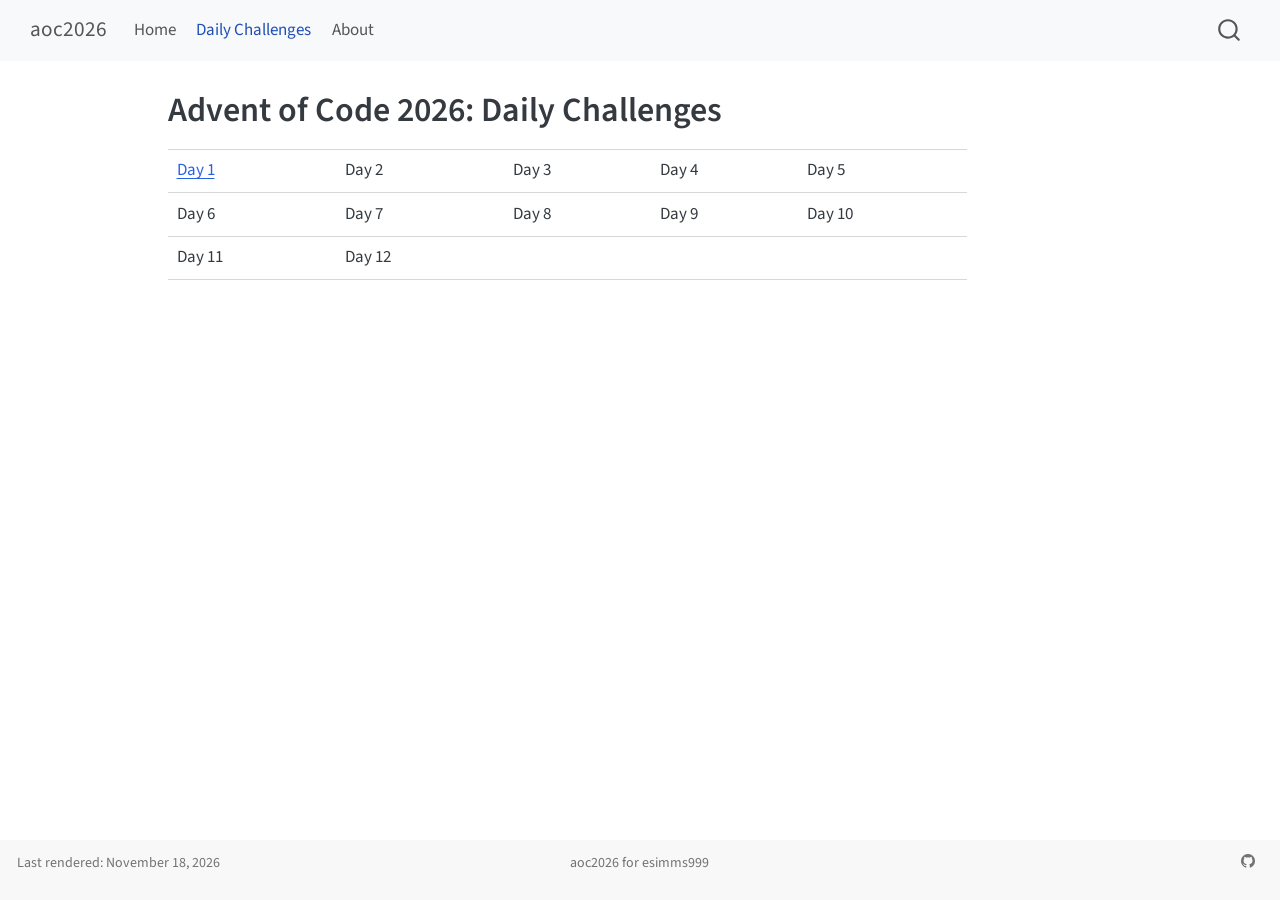
<file: daily-challenges.html>
<!DOCTYPE html>
<html xmlns="http://www.w3.org/1999/xhtml" lang="en" xml:lang="en"><head>

<meta charset="utf-8">
<meta name="generator" content="quarto-1.11.9">

<meta name="viewport" content="width=device-width, initial-scale=1.0, user-scalable=yes">

<meta name="dcterms.date" content="2026-11-18">

<title>Advent of Code 2026: Daily Challenges – aoc2026</title>
<style>
/* Default styles provided by pandoc.
** See https://pandoc.org/MANUAL.html#variables-for-html for config info.
*/
span.smallcaps{font-variant: small-caps;}
div.columns{display: flex; gap: 1.5em;}
div.column{flex: auto;}
@media screen {
div.columns{gap: min(4vw, 1.5em);}
div.column{overflow-x: auto;}
}
div.hanging-indent{margin-left: 1.5em; text-indent: -1.5em;}
ul.task-list{list-style: none;}
ul.task-list li input[type="checkbox"] {
  width: 0.8em;
  margin: 0 0.8em 0.2em -1em; /* quarto-specific, see https://github.com/quarto-dev/quarto-cli/issues/4556 */ 
  vertical-align: middle;
}
</style>


<script src="site_libs/quarto-nav/quarto-nav.js"></script>
<script src="site_libs/quarto-nav/headroom.min.js"></script>
<script src="site_libs/clipboard/clipboard.min.js"></script>
<script src="site_libs/quarto-search/autocomplete.umd.js"></script>
<script src="site_libs/quarto-search/fuse.min.js"></script>
<script src="site_libs/quarto-search/quarto-search.js"></script>
<meta name="quarto:offset" content="./">
<script src="site_libs/quarto-html/quarto.js" type="module"></script>
<script src="site_libs/quarto-html/tabsets/tabsets.js" type="module"></script>
<script src="site_libs/quarto-html/scrollable-regions/scrollable-regions.js" type="module"></script>
<script src="site_libs/quarto-html/popper.min.js"></script>
<script src="site_libs/quarto-html/tippy.umd.min.js"></script>
<script src="site_libs/quarto-html/anchor.min.js"></script>
<link href="site_libs/quarto-html/tippy.css" rel="stylesheet">
<link href="site_libs/quarto-html/quarto-syntax-highlighting-63b5708e65d6cd79cd7618c58d0c21e7.css" rel="stylesheet" id="quarto-text-highlighting-styles">
<script src="site_libs/bootstrap/bootstrap.min.js"></script>
<link href="site_libs/bootstrap/bootstrap-icons.css" rel="stylesheet">
<link href="site_libs/bootstrap/bootstrap-db43a6e2f0fe89dbafbac413304c0d27.min.css" rel="stylesheet" append-hash="true" id="quarto-bootstrap" data-mode="light">
<script id="quarto-search-options" type="application/json">{
  "location": "navbar",
  "copy-button": false,
  "collapse-after": 3,
  "panel-placement": "end",
  "type": "overlay",
  "limit": 50,
  "keyboard-shortcut": [
    "f",
    "/",
    "s"
  ],
  "show-item-context": false,
  "language": {
    "search-no-results-text": "No results",
    "search-matching-documents-text": "matching documents",
    "search-copy-link-title": "Copy link to search",
    "search-hide-matches-text": "Hide additional matches",
    "search-more-match-text": "more match in this document",
    "search-more-matches-text": "more matches in this document",
    "search-clear-button-title": "Clear",
    "search-text-placeholder": "",
    "search-detached-cancel-button-title": "Cancel",
    "search-submit-button-title": "Submit",
    "search-label": "Search"
  }
}</script>


<link rel="stylesheet" href="styles.css">
</head>

<body class="nav-fixed quarto-light"><a id="quarto-skip-link" class="visually-hidden-focusable" href="#quarto-document-content">Skip to main content</a>

<div id="quarto-search-results"></div>
  <header id="quarto-header" class="headroom fixed-top">
    <nav class="navbar navbar-expand-lg " data-bs-theme="dark" aria-label="Site">
      <div class="navbar-container container-fluid">
      <div class="navbar-brand-container mx-auto">
    <a class="navbar-brand" href="./index.html">
    <span class="navbar-title">aoc2026</span>
    </a>
  </div>
          <button class="navbar-toggler" type="button" data-bs-toggle="collapse" data-bs-target="#navbarCollapse" aria-controls="navbarCollapse" aria-expanded="false" aria-label="Toggle navigation" onclick="if (window.quartoToggleHeadroom) { window.quartoToggleHeadroom(); }">
  <span class="navbar-toggler-icon"></span>
</button>
          <div class="collapse navbar-collapse" id="navbarCollapse">
            <ul class="navbar-nav navbar-nav-scroll me-auto">
  <li class="nav-item">
    <a class="nav-link" href="./index.html"> 
<span class="menu-text">Home</span></a>
  </li>  
  <li class="nav-item">
    <a class="nav-link active" href="./daily-challenges.html" aria-current="page"> 
<span class="menu-text">Daily Challenges</span></a>
  </li>  
  <li class="nav-item">
    <a class="nav-link" href="./about.html"> 
<span class="menu-text">About</span></a>
  </li>  
</ul>
          </div> <!-- /navcollapse -->
            <div class="quarto-navbar-tools">
</div>
            <div id="quarto-search" class="" title="Search"></div>
      </div> <!-- /container-fluid -->
    </nav>
</header>
<!-- content -->
<div id="quarto-content" class="quarto-container page-columns page-rows-contents page-layout-article page-navbar">
<!-- sidebar -->
<!-- margin-sidebar -->
    <div id="quarto-margin-sidebar" class="sidebar margin-sidebar zindex-bottom">
        
    </div>
<!-- main -->
<main class="content" id="quarto-document-content" tabindex="-1">

<header id="title-block-header" class="quarto-title-block default">
<div class="quarto-title">
<h1 class="title">Advent of Code 2026: Daily Challenges</h1>
</div>



<div class="quarto-title-meta">

    
    <div>
    <div class="quarto-title-meta-heading">Published</div>
    <div class="quarto-title-meta-contents">
      <p class="date">November 18, 2026</p>
    </div>
  </div>
  
    
  </div>
  


</header>


<table class="caption-top table">
<tbody>
<tr class="odd">
<td><a href="./day01.html">Day 1</a></td>
<td>Day 2</td>
<td>Day 3</td>
<td>Day 4</td>
<td>Day 5</td>
</tr>
<tr class="even">
<td>Day 6</td>
<td>Day 7</td>
<td>Day 8</td>
<td>Day 9</td>
<td>Day 10</td>
</tr>
<tr class="odd">
<td>Day 11</td>
<td>Day 12</td>
<td></td>
<td></td>
<td></td>
</tr>
</tbody>
</table>



</main> <!-- /main -->
<script id="quarto-html-after-body" type="application/javascript">
  window.document.addEventListener("DOMContentLoaded", function (event) {
    const icon = "";
    const anchorJS = new window.AnchorJS();
    anchorJS.options = {
      placement: 'right',
      icon: icon
    };
    anchorJS.add('.anchored');
    const isCodeAnnotation = (el) => {
      for (const clz of el.classList) {
        if (clz.startsWith('code-annotation-')) {                     
          return true;
        }
      }
      return false;
    }
    const onCopySuccess = function(e) {
      // button target
      const button = e.trigger;
      // don't keep focus
      button.blur();
      // flash "checked"
      button.classList.add('code-copy-button-checked');
      var currentTitle = button.getAttribute("title");
      button.setAttribute("title", "Copied!");
      let tooltip;
      if (window.bootstrap) {
        button.setAttribute("data-bs-toggle", "tooltip");
        button.setAttribute("data-bs-placement", "left");
        button.setAttribute("data-bs-title", "Copied!");
        tooltip = new bootstrap.Tooltip(button, 
          { trigger: "manual", 
            customClass: "code-copy-button-tooltip",
            offset: [0, -8]});
        tooltip.show();    
      }
      setTimeout(function() {
        if (tooltip) {
          tooltip.hide();
          button.removeAttribute("data-bs-title");
          button.removeAttribute("data-bs-toggle");
          button.removeAttribute("data-bs-placement");
        }
        button.setAttribute("title", currentTitle);
        button.classList.remove('code-copy-button-checked');
      }, 1000);
      // clear code selection
      e.clearSelection();
    }
    const getTextToCopy = function(trigger) {
      const outerScaffold = trigger.parentElement.cloneNode(true);
      const codeEl = outerScaffold.querySelector('code');
      for (const childEl of codeEl.children) {
        if (isCodeAnnotation(childEl)) {
          childEl.remove();
        }
      }
      return codeEl.innerText;
    }
    const clipboard = new window.ClipboardJS('.code-copy-button:not([data-in-quarto-modal])', {
      text: getTextToCopy
    });
    clipboard.on('success', onCopySuccess);
    if (window.document.getElementById('quarto-embedded-source-code-modal')) {
      const clipboardModal = new window.ClipboardJS('.code-copy-button[data-in-quarto-modal]', {
        text: getTextToCopy,
        container: window.document.getElementById('quarto-embedded-source-code-modal')
      });
      clipboardModal.on('success', onCopySuccess);
    }
      var localhostRegex = new RegExp(/^(?:http|https):\/\/localhost\:?[0-9]*\//);
      var mailtoRegex = new RegExp(/^mailto:/);
        var filterRegex = new RegExp("https:\/\/esimms999\.github\.io\/aoc2026\/");
      var isInternal = (href) => {
          return filterRegex.test(href) || localhostRegex.test(href) || mailtoRegex.test(href);
      }
      // Inspect non-navigation links and adorn them if external
      window.quartoDecorateExternalLinks = function (root) {
     var links = (root || window.document).querySelectorAll('a[href]:not(.nav-link):not(.navbar-brand):not(.toc-action):not(.sidebar-link):not(.sidebar-item-toggle):not(.pagination-link):not(.no-external):not([aria-hidden]):not(.dropdown-item):not(.quarto-navigation-tool):not(.about-link)');
      for (var i=0; i<links.length; i++) {
        const link = links[i];
        if (!isInternal(link.href)) {
          // undo the damage that might have been done by quarto-nav.js in the case of
          // links that we want to consider external
          if (link.dataset.originalHref !== undefined) {
            link.href = link.dataset.originalHref;
          }
          if (!link.classList.contains('no-external-icon')) {
          }
        }
      }
      };
      window.quartoDecorateExternalLinks(window.document);
    // Esc closes the popup (WCAG 1.4.13) and focus leaving both trigger and
    // popup closes it (WCAG 2.4.11); tippy handles neither for interactive popups.
    const hideOnEscAndFocusOut = {
      name: 'hideOnEscAndFocusOut',
      defaultValue: true,
      fn(instance) {
        const dismiss = () => {
          // A show scheduled by the trigger delay would otherwise reopen it
          instance.clearDelayTimeouts();
          instance.hide();
        };
        const onKeyDown = (event) => {
          if (event.key !== 'Escape') {
            return;
          }
          // Keep Esc from also reaching page handlers (e.g. reveal.js overview),
          // except an open reveal.js slide menu, which Esc should close too.
          // The menu handles keys only when its keyboard option is on.
          const menuHandlesEsc = window.Reveal?.getPlugin?.('menu')?.isOpen() &&
            window.Reveal.getConfig().menu?.keyboard !== false;
          if (!menuHandlesEsc) {
            event.stopPropagation();
          }
          if (instance.popper.contains(window.document.activeElement)) {
            // Disabled while refocusing so the focus trigger does not reopen it
            instance.disable();
            instance.reference.focus();
            instance.enable();
          }
          dismiss();
        };
        const onFocusOut = (event) => {
          const target = event.relatedTarget;
          if (target && !instance.reference.contains(target) &&
              !instance.popper.contains(target)) {
            dismiss();
          }
        };
        // On the trigger too: a click trigger (code-annotations: select) has no
        // blur handling. Attached for the instance's lifetime so leaving the
        // trigger also cancels a show still pending on the trigger delay.
        instance.reference.addEventListener('focusout', onFocusOut);
        return {
          onShow() {
            window.document.addEventListener('keydown', onKeyDown, true);
            instance.popper.addEventListener('focusout', onFocusOut);
          },
          onHide() {
            window.document.removeEventListener('keydown', onKeyDown, true);
            instance.popper.removeEventListener('focusout', onFocusOut);
          },
          onDestroy() {
            instance.reference.removeEventListener('focusout', onFocusOut);
          },
        };
      },
    };
    function tippyHover(el, contentFn, onTriggerFn, onUntriggerFn) {
      const config = {
        allowHTML: true,
        maxWidth: 500,
        delay: 100,
        arrow: false,
        appendTo: function(el) {
            return el.parentElement;
        },
        interactive: true,
        interactiveBorder: 10,
        theme: 'quarto',
        placement: 'bottom-start',
        plugins: [hideOnEscAndFocusOut],
      };
      if (contentFn) {
        config.content = contentFn;
      }
      if (onTriggerFn) {
        config.onTrigger = onTriggerFn;
      }
      if (onUntriggerFn) {
        config.onUntrigger = onUntriggerFn;
      }
      window.tippy(el, config); 
    }
    const noterefs = window.document.querySelectorAll('a[role="doc-noteref"]');
    for (var i=0; i<noterefs.length; i++) {
      const ref = noterefs[i];
      tippyHover(ref, function() {
        // use id or data attribute instead here
        let href = ref.getAttribute('data-footnote-href') || ref.getAttribute('href');
        try { href = new URL(href).hash; } catch {}
        const id = href.replace(/^#\/?/, "");
        const note = window.document.getElementById(id);
        if (note) {
          return note.innerHTML;
        } else {
          return "";
        }
      });
    }
    const xrefs = window.document.querySelectorAll('a.quarto-xref');
    const processXRef = (id, note) => {
      // Strip column container classes
      const stripColumnClz = (el) => {
        el.classList.remove("page-full", "page-columns");
        if (el.children) {
          for (const child of el.children) {
            stripColumnClz(child);
          }
        }
      }
      stripColumnClz(note)
      if (id === null || id.startsWith('sec-')) {
        // Special case sections, only their first couple elements
        const container = document.createElement("div");
        if (note.children && note.children.length > 2) {
          container.appendChild(note.children[0].cloneNode(true));
          for (let i = 1; i < note.children.length; i++) {
            const child = note.children[i];
            if (child.tagName === "P" && child.innerText === "") {
              continue;
            } else {
              container.appendChild(child.cloneNode(true));
              break;
            }
          }
          if (window.Quarto?.typesetMath) {
            window.Quarto.typesetMath(container);
          }
          return container.innerHTML
        } else {
          if (window.Quarto?.typesetMath) {
            window.Quarto.typesetMath(note);
          }
          return note.innerHTML;
        }
      } else {
        // Remove any anchor links if they are present
        const anchorLink = note.querySelector('a.anchorjs-link');
        if (anchorLink) {
          anchorLink.remove();
        }
        if (window.Quarto?.typesetMath) {
          window.Quarto.typesetMath(note);
        }
        if (note.classList.contains("callout")) {
          return note.outerHTML;
        } else {
          return note.innerHTML;
        }
      }
    }
    for (var i=0; i<xrefs.length; i++) {
      const xref = xrefs[i];
      tippyHover(xref, undefined, function(instance) {
        instance.disable();
        let url = xref.getAttribute('href');
        let hash = undefined; 
        if (url.startsWith('#')) {
          hash = url;
        } else {
          try { hash = new URL(url).hash; } catch {}
        }
        if (hash) {
          const id = hash.replace(/^#\/?/, "");
          const note = window.document.getElementById(id);
          if (note !== null) {
            try {
              const html = processXRef(id, note.cloneNode(true));
              instance.setContent(html);
            } finally {
              instance.enable();
              instance.show();
            }
          } else {
            // See if we can fetch this
            fetch(url.split('#')[0])
            .then(res => res.text())
            .then(html => {
              const parser = new DOMParser();
              const htmlDoc = parser.parseFromString(html, "text/html");
              const note = htmlDoc.getElementById(id);
              if (note !== null) {
                const html = processXRef(id, note);
                instance.setContent(html);
              } 
            }).finally(() => {
              instance.enable();
              instance.show();
            });
          }
        } else {
          // See if we can fetch a full url (with no hash to target)
          // This is a special case and we should probably do some content thinning / targeting
          fetch(url)
          .then(res => res.text())
          .then(html => {
            const parser = new DOMParser();
            const htmlDoc = parser.parseFromString(html, "text/html");
            const note = htmlDoc.querySelector('main.content');
            if (note !== null) {
              // This should only happen for chapter cross references
              // (since there is no id in the URL)
              // remove the first header
              if (note.children.length > 0 && note.children[0].tagName === "HEADER") {
                note.children[0].remove();
              }
              const html = processXRef(null, note);
              instance.setContent(html);
            } 
          }).finally(() => {
            instance.enable();
            instance.show();
          });
        }
      }, function(instance) {
      });
    }
        let selectedAnnoteEl;
        const selectorForAnnotation = ( cell, annotation) => {
          let cellAttr = 'data-code-cell="' + cell + '"';
          let lineAttr = 'data-code-annotation="' +  annotation + '"';
          const selector = 'span[' + cellAttr + '][' + lineAttr + ']';
          return selector;
        }
        const selectCodeLines = (annoteEl) => {
          const doc = window.document;
          const targetCell = annoteEl.getAttribute("data-target-cell");
          const targetAnnotation = annoteEl.getAttribute("data-target-annotation");
          const annoteSpan = window.document.querySelector(selectorForAnnotation(targetCell, targetAnnotation));
          const lines = annoteSpan.getAttribute("data-code-lines").split(",");
          const lineIds = lines.map((line) => {
            return targetCell + "-" + line;
          })
          // Each band is positioned against its own containing block, which is
          // not the offsetParent of the lines, so place it from client rects.
          const placeBand = (band, firstEl, lastEl, codeBlock) => {
            const container = band.offsetParent;
            if (container === null) {
              return;
            }
            const containerRect = container.getBoundingClientRect();
            // Reveal.js scales slides with a transform, so convert client
            // pixels back to the CSS pixels of the container.
            const scale = containerRect.height / container.offsetHeight || 1;
            const firstRect = firstEl.getBoundingClientRect();
            const lastRect = lastEl.getBoundingClientRect();
            const top = (firstRect.top - containerRect.top) / scale - container.clientTop + container.scrollTop;
            const height = (lastRect.bottom - firstRect.top) / scale;
            band.style.top = top - 2 + "px";
            band.style.height = height + 4 + "px";
            if (codeBlock) {
              // Without the copy button wrapper, the containing block is wider
              // than the code block, so span the code block explicitly.
              const blockRect = codeBlock.getBoundingClientRect();
              band.style.left = (blockRect.left - containerRect.left) / scale - container.clientLeft + container.scrollLeft + "px";
              band.style.width = blockRect.width / scale + "px";
            }
          };
          if (lineIds.length > 0) {
            const el = window.document.getElementById(lineIds[0]);
            const lastEl = window.document.getElementById(lineIds[lineIds.length - 1]);
            const parent = el.parentElement.parentElement;
            // cook up a div (if necessary) and position it
            let div = window.document.getElementById("code-annotation-line-highlight");
            if (div === null) {
              div = window.document.createElement("div");
              div.setAttribute("id", "code-annotation-line-highlight");
              div.style.position = 'absolute';
              parent.appendChild(div);
            }
            placeBand(div, el, lastEl, parent.closest("div.sourceCode") || parent);
            let gutterDiv = window.document.getElementById("code-annotation-line-highlight-gutter");
            if (gutterDiv === null) {
              gutterDiv = window.document.createElement("div");
              gutterDiv.setAttribute("id", "code-annotation-line-highlight-gutter");
              gutterDiv.style.position = 'absolute';
              const codeCell = window.document.getElementById(targetCell);
              const gutter = codeCell.querySelector('.code-annotation-gutter');
              gutter.appendChild(gutterDiv);
            }
            placeBand(gutterDiv, el, lastEl);
            selectedAnnoteEl = annoteEl;
          }
        };
        const unselectCodeLines = () => {
          const elementsIds = ["code-annotation-line-highlight", "code-annotation-line-highlight-gutter"];
          elementsIds.forEach((elId) => {
            const div = window.document.getElementById(elId);
            if (div) {
              div.remove();
            }
          });
          selectedAnnoteEl = undefined;
        };
          // Handle positioning of the toggle
      window.addEventListener(
        "resize",
        throttle(() => {
          elRect = undefined;
          if (selectedAnnoteEl) {
            selectCodeLines(selectedAnnoteEl);
          }
        }, 10)
      );
      function throttle(fn, ms) {
      let throttle = false;
      let timer;
        return (...args) => {
          if(!throttle) { // first call gets through
              fn.apply(this, args);
              throttle = true;
          } else { // all the others get throttled
              if(timer) clearTimeout(timer); // cancel #2
              timer = setTimeout(() => {
                fn.apply(this, args);
                timer = throttle = false;
              }, ms);
          }
        };
      }
        // Attach click handler to the DT
        const annoteDls = window.document.querySelectorAll('dt[data-target-cell]');
        for (const annoteDlNode of annoteDls) {
          annoteDlNode.addEventListener('click', (event) => {
            const clickedEl = event.target;
            if (clickedEl !== selectedAnnoteEl) {
              unselectCodeLines();
              const activeEl = window.document.querySelector('dt[data-target-cell].code-annotation-active');
              if (activeEl) {
                activeEl.classList.remove('code-annotation-active');
              }
              selectCodeLines(clickedEl);
              clickedEl.classList.add('code-annotation-active');
            } else {
              // Unselect the line
              unselectCodeLines();
              clickedEl.classList.remove('code-annotation-active');
            }
          });
        }
    const findCites = (el) => {
      const parentEl = el.parentElement;
      if (parentEl) {
        const cites = parentEl.dataset.cites;
        if (cites) {
          return {
            el,
            cites: cites.split(' ')
          };
        } else {
          return findCites(el.parentElement)
        }
      } else {
        return undefined;
      }
    };
    var bibliorefs = window.document.querySelectorAll('a[role="doc-biblioref"]');
    for (var i=0; i<bibliorefs.length; i++) {
      const ref = bibliorefs[i];
      const citeInfo = findCites(ref);
      if (citeInfo) {
        tippyHover(citeInfo.el, function() {
          var popup = window.document.createElement('div');
          citeInfo.cites.forEach(function(cite) {
            var citeDiv = window.document.createElement('div');
            citeDiv.classList.add('hanging-indent');
            citeDiv.classList.add('csl-entry');
            var biblioDiv = window.document.getElementById('ref-' + cite);
            if (biblioDiv) {
              citeDiv.innerHTML = biblioDiv.innerHTML;
            }
            popup.appendChild(citeDiv);
          });
          return popup.innerHTML;
        });
      }
    }
  });
  </script>
  <script type="application/javascript">
  window.quartoScrollableRegionsLabels = {"code":"Scrollable code","output":"Scrollable output"};
  </script>
</div> <!-- /content -->
<footer class="footer">
  <div class="nav-footer">
    <div class="nav-footer-left">
<p>Last rendered: November 18, 2026</p>
</div>   
    <div class="nav-footer-center">
      <ul class="footer-items list-unstyled">
    <li class="nav-item">
 aoc2026 for esimms999
  </li>  
</ul>
    </div>
    <div class="nav-footer-right">
      <ul class="footer-items list-unstyled">
    <li class="nav-item compact">
    <a class="nav-link" href="https://github.com/esimms999/aoc2026">
      <i class="bi bi-github" role="img">
</i> 
    </a>
  </li>  
</ul>
    </div>
  </div>
</footer>




</body></html>
</file>
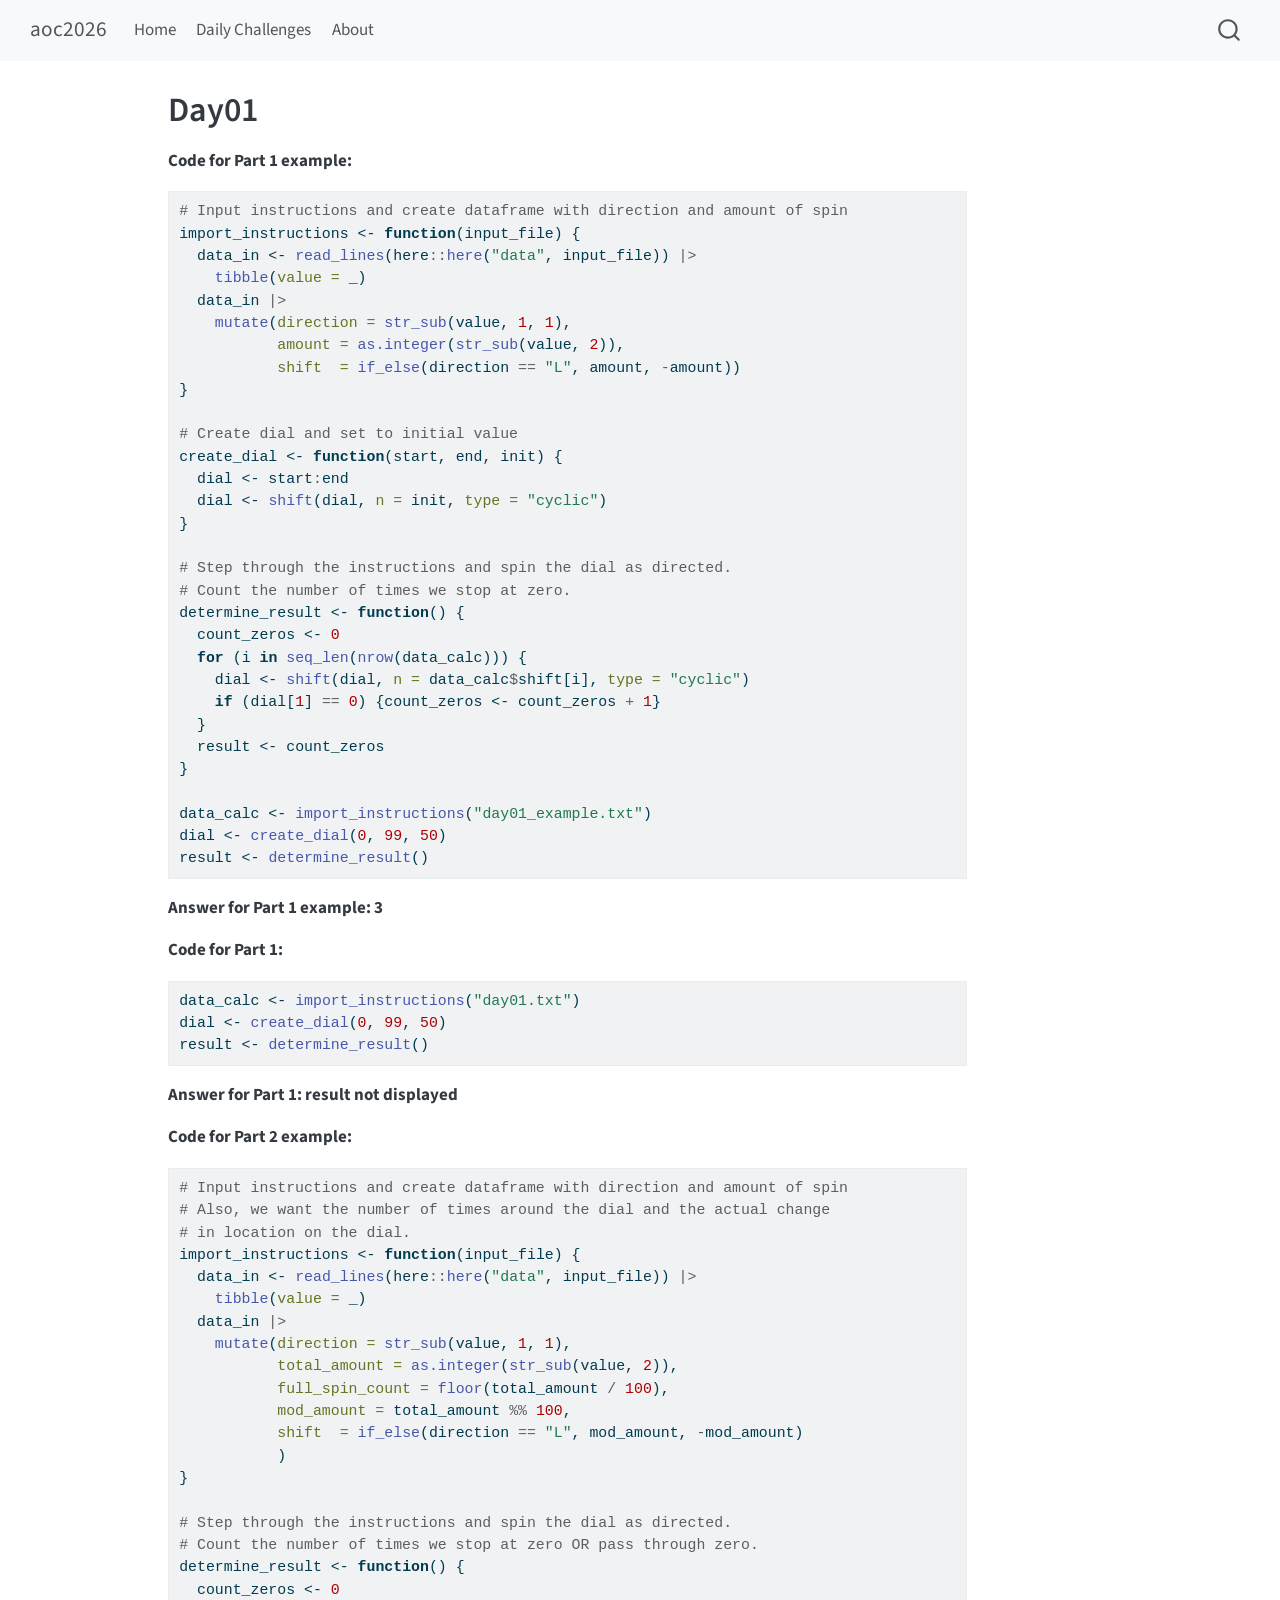
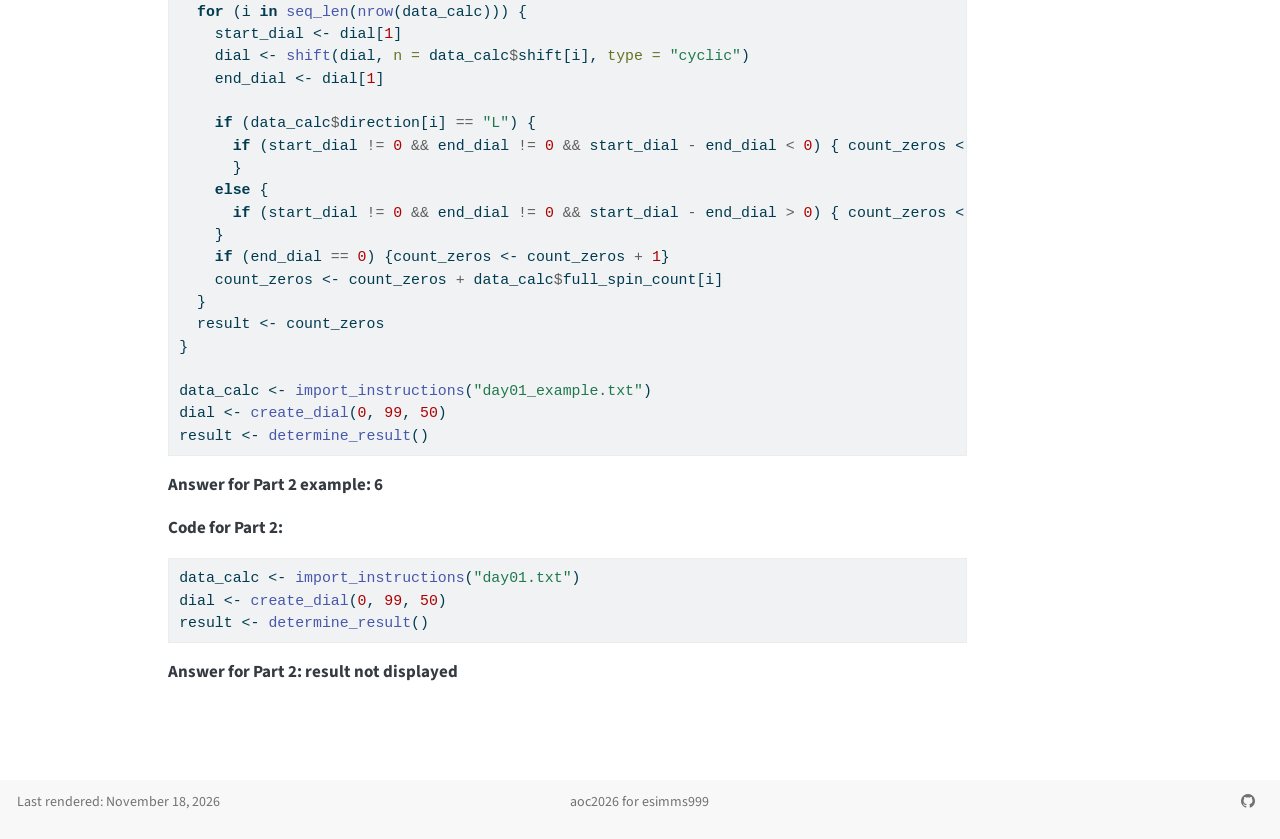
<file: day01.html>
<!DOCTYPE html>
<html xmlns="http://www.w3.org/1999/xhtml" lang="en" xml:lang="en"><head>

<meta charset="utf-8">
<meta name="generator" content="quarto-1.11.9">

<meta name="viewport" content="width=device-width, initial-scale=1.0, user-scalable=yes">

<meta name="dcterms.date" content="2026-11-18">

<title>Day01 – aoc2026</title>
<style>
/* Default styles provided by pandoc.
** See https://pandoc.org/MANUAL.html#variables-for-html for config info.
*/
span.smallcaps{font-variant: small-caps;}
div.columns{display: flex; gap: 1.5em;}
div.column{flex: auto;}
@media screen {
div.columns{gap: min(4vw, 1.5em);}
div.column{overflow-x: auto;}
}
div.hanging-indent{margin-left: 1.5em; text-indent: -1.5em;}
ul.task-list{list-style: none;}
ul.task-list li input[type="checkbox"] {
  width: 0.8em;
  margin: 0 0.8em 0.2em -1em; /* quarto-specific, see https://github.com/quarto-dev/quarto-cli/issues/4556 */ 
  vertical-align: middle;
}
/* CSS for syntax highlighting */
html { -webkit-text-size-adjust: 100%; }
pre > code.sourceCode { white-space: pre; position: relative; }
pre > code.sourceCode > span { display: inline-block; line-height: 1.25; }
pre > code.sourceCode > span:empty { height: 1.2em; }
.sourceCode { overflow: visible; }
code.sourceCode > span { color: inherit; text-decoration: inherit; }
div.sourceCode { margin: 1em 0; }
pre.sourceCode { margin: 0; }
@media screen {
div.sourceCode { overflow: auto; }
}
@media print {
pre > code.sourceCode { white-space: pre-wrap; }
pre > code.sourceCode > span { text-indent: -5em; padding-left: 5em; }
}
pre.numberSource code
  { counter-reset: source-line 0; }
pre.numberSource code > span
  { position: relative; left: -4em; counter-increment: source-line; }
pre.numberSource code > span > a:first-child::before
  { content: counter(source-line);
    position: relative; left: -1em; text-align: right; vertical-align: baseline;
    border: none; display: inline-block;
    -webkit-touch-callout: none; -webkit-user-select: none;
    -khtml-user-select: none; -moz-user-select: none;
    -ms-user-select: none; user-select: none;
    padding: 0 4px; width: 4em;
  }
pre.numberSource { margin-left: 3em;  padding-left: 4px; }
div.sourceCode
  {   }
@media screen {
pre > code.sourceCode > span > a:first-child::before { text-decoration: underline; }
}
</style>


<script src="site_libs/quarto-nav/quarto-nav.js"></script>
<script src="site_libs/quarto-nav/headroom.min.js"></script>
<script src="site_libs/clipboard/clipboard.min.js"></script>
<script src="site_libs/quarto-search/autocomplete.umd.js"></script>
<script src="site_libs/quarto-search/fuse.min.js"></script>
<script src="site_libs/quarto-search/quarto-search.js"></script>
<meta name="quarto:offset" content="./">
<script src="site_libs/quarto-html/quarto.js" type="module"></script>
<script src="site_libs/quarto-html/tabsets/tabsets.js" type="module"></script>
<script src="site_libs/quarto-html/scrollable-regions/scrollable-regions.js" type="module"></script>
<script src="site_libs/quarto-html/popper.min.js"></script>
<script src="site_libs/quarto-html/tippy.umd.min.js"></script>
<script src="site_libs/quarto-html/anchor.min.js"></script>
<link href="site_libs/quarto-html/tippy.css" rel="stylesheet">
<link href="site_libs/quarto-html/quarto-syntax-highlighting-63b5708e65d6cd79cd7618c58d0c21e7.css" rel="stylesheet" id="quarto-text-highlighting-styles">
<script src="site_libs/bootstrap/bootstrap.min.js"></script>
<link href="site_libs/bootstrap/bootstrap-icons.css" rel="stylesheet">
<link href="site_libs/bootstrap/bootstrap-db43a6e2f0fe89dbafbac413304c0d27.min.css" rel="stylesheet" append-hash="true" id="quarto-bootstrap" data-mode="light">
<script id="quarto-search-options" type="application/json">{
  "location": "navbar",
  "copy-button": false,
  "collapse-after": 3,
  "panel-placement": "end",
  "type": "overlay",
  "limit": 50,
  "keyboard-shortcut": [
    "f",
    "/",
    "s"
  ],
  "show-item-context": false,
  "language": {
    "search-no-results-text": "No results",
    "search-matching-documents-text": "matching documents",
    "search-copy-link-title": "Copy link to search",
    "search-hide-matches-text": "Hide additional matches",
    "search-more-match-text": "more match in this document",
    "search-more-matches-text": "more matches in this document",
    "search-clear-button-title": "Clear",
    "search-text-placeholder": "",
    "search-detached-cancel-button-title": "Cancel",
    "search-submit-button-title": "Submit",
    "search-label": "Search"
  }
}</script>


<link rel="stylesheet" href="styles.css">
</head>

<body class="nav-fixed quarto-light"><a id="quarto-skip-link" class="visually-hidden-focusable" href="#quarto-document-content">Skip to main content</a>

<div id="quarto-search-results"></div>
  <header id="quarto-header" class="headroom fixed-top">
    <nav class="navbar navbar-expand-lg " data-bs-theme="dark" aria-label="Site">
      <div class="navbar-container container-fluid">
      <div class="navbar-brand-container mx-auto">
    <a class="navbar-brand" href="./index.html">
    <span class="navbar-title">aoc2026</span>
    </a>
  </div>
          <button class="navbar-toggler" type="button" data-bs-toggle="collapse" data-bs-target="#navbarCollapse" aria-controls="navbarCollapse" aria-expanded="false" aria-label="Toggle navigation" onclick="if (window.quartoToggleHeadroom) { window.quartoToggleHeadroom(); }">
  <span class="navbar-toggler-icon"></span>
</button>
          <div class="collapse navbar-collapse" id="navbarCollapse">
            <ul class="navbar-nav navbar-nav-scroll me-auto">
  <li class="nav-item">
    <a class="nav-link" href="./index.html"> 
<span class="menu-text">Home</span></a>
  </li>  
  <li class="nav-item">
    <a class="nav-link" href="./daily-challenges.html"> 
<span class="menu-text">Daily Challenges</span></a>
  </li>  
  <li class="nav-item">
    <a class="nav-link" href="./about.html"> 
<span class="menu-text">About</span></a>
  </li>  
</ul>
          </div> <!-- /navcollapse -->
            <div class="quarto-navbar-tools">
</div>
            <div id="quarto-search" class="" title="Search"></div>
      </div> <!-- /container-fluid -->
    </nav>
</header>
<!-- content -->
<div id="quarto-content" class="quarto-container page-columns page-rows-contents page-layout-article page-navbar">
<!-- sidebar -->
<!-- margin-sidebar -->
    <div id="quarto-margin-sidebar" class="sidebar margin-sidebar zindex-bottom">
        
    </div>
<!-- main -->
<main class="content" id="quarto-document-content" tabindex="-1">

<header id="title-block-header" class="quarto-title-block default">
<div class="quarto-title">
<h1 class="title">Day01</h1>
</div>



<div class="quarto-title-meta">

    
    <div>
    <div class="quarto-title-meta-heading">Published</div>
    <div class="quarto-title-meta-contents">
      <p class="date">November 18, 2026</p>
    </div>
  </div>
  
    
  </div>
  


</header>


<p><strong>Code for Part 1 example:</strong></p>
<div class="cell">
<div class="code-copy-outer-scaffold"><div class="sourceCode cell-code" id="cb1"><pre class="sourceCode r code-with-copy"><code class="sourceCode r"><span id="cb1-1"><a href="#cb1-1" aria-hidden="true" tabindex="-1"></a><span class="co"># Input instructions and create dataframe with direction and amount of spin</span></span>
<span id="cb1-2"><a href="#cb1-2" aria-hidden="true" tabindex="-1"></a>import_instructions <span class="ot">&lt;-</span> <span class="cf">function</span>(input_file) {</span>
<span id="cb1-3"><a href="#cb1-3" aria-hidden="true" tabindex="-1"></a>  data_in <span class="ot">&lt;-</span> <span class="fu">read_lines</span>(here<span class="sc">::</span><span class="fu">here</span>(<span class="st">"data"</span>, input_file)) <span class="sc">|&gt;</span></span>
<span id="cb1-4"><a href="#cb1-4" aria-hidden="true" tabindex="-1"></a>    <span class="fu">tibble</span>(<span class="at">value =</span> _)</span>
<span id="cb1-5"><a href="#cb1-5" aria-hidden="true" tabindex="-1"></a>  data_in <span class="sc">|&gt;</span></span>
<span id="cb1-6"><a href="#cb1-6" aria-hidden="true" tabindex="-1"></a>    <span class="fu">mutate</span>(<span class="at">direction =</span> <span class="fu">str_sub</span>(value, <span class="dv">1</span>, <span class="dv">1</span>),</span>
<span id="cb1-7"><a href="#cb1-7" aria-hidden="true" tabindex="-1"></a>           <span class="at">amount =</span> <span class="fu">as.integer</span>(<span class="fu">str_sub</span>(value, <span class="dv">2</span>)),</span>
<span id="cb1-8"><a href="#cb1-8" aria-hidden="true" tabindex="-1"></a>           <span class="at">shift  =</span> <span class="fu">if_else</span>(direction <span class="sc">==</span> <span class="st">"L"</span>, amount, <span class="sc">-</span>amount))</span>
<span id="cb1-9"><a href="#cb1-9" aria-hidden="true" tabindex="-1"></a>}</span>
<span id="cb1-10"><a href="#cb1-10" aria-hidden="true" tabindex="-1"></a></span>
<span id="cb1-11"><a href="#cb1-11" aria-hidden="true" tabindex="-1"></a><span class="co"># Create dial and set to initial value</span></span>
<span id="cb1-12"><a href="#cb1-12" aria-hidden="true" tabindex="-1"></a>create_dial <span class="ot">&lt;-</span> <span class="cf">function</span>(start, end, init) {</span>
<span id="cb1-13"><a href="#cb1-13" aria-hidden="true" tabindex="-1"></a>  dial <span class="ot">&lt;-</span> start<span class="sc">:</span>end</span>
<span id="cb1-14"><a href="#cb1-14" aria-hidden="true" tabindex="-1"></a>  dial <span class="ot">&lt;-</span> <span class="fu">shift</span>(dial, <span class="at">n =</span> init, <span class="at">type =</span> <span class="st">"cyclic"</span>)</span>
<span id="cb1-15"><a href="#cb1-15" aria-hidden="true" tabindex="-1"></a>}</span>
<span id="cb1-16"><a href="#cb1-16" aria-hidden="true" tabindex="-1"></a></span>
<span id="cb1-17"><a href="#cb1-17" aria-hidden="true" tabindex="-1"></a><span class="co"># Step through the instructions and spin the dial as directed.</span></span>
<span id="cb1-18"><a href="#cb1-18" aria-hidden="true" tabindex="-1"></a><span class="co"># Count the number of times we stop at zero.</span></span>
<span id="cb1-19"><a href="#cb1-19" aria-hidden="true" tabindex="-1"></a>determine_result <span class="ot">&lt;-</span> <span class="cf">function</span>() {</span>
<span id="cb1-20"><a href="#cb1-20" aria-hidden="true" tabindex="-1"></a>  count_zeros <span class="ot">&lt;-</span> <span class="dv">0</span></span>
<span id="cb1-21"><a href="#cb1-21" aria-hidden="true" tabindex="-1"></a>  <span class="cf">for</span> (i <span class="cf">in</span> <span class="fu">seq_len</span>(<span class="fu">nrow</span>(data_calc))) {</span>
<span id="cb1-22"><a href="#cb1-22" aria-hidden="true" tabindex="-1"></a>    dial <span class="ot">&lt;-</span> <span class="fu">shift</span>(dial, <span class="at">n =</span> data_calc<span class="sc">$</span>shift[i], <span class="at">type =</span> <span class="st">"cyclic"</span>)</span>
<span id="cb1-23"><a href="#cb1-23" aria-hidden="true" tabindex="-1"></a>    <span class="cf">if</span> (dial[<span class="dv">1</span>] <span class="sc">==</span> <span class="dv">0</span>) {count_zeros <span class="ot">&lt;-</span> count_zeros <span class="sc">+</span> <span class="dv">1</span>}</span>
<span id="cb1-24"><a href="#cb1-24" aria-hidden="true" tabindex="-1"></a>  }</span>
<span id="cb1-25"><a href="#cb1-25" aria-hidden="true" tabindex="-1"></a>  result <span class="ot">&lt;-</span> count_zeros</span>
<span id="cb1-26"><a href="#cb1-26" aria-hidden="true" tabindex="-1"></a>}</span>
<span id="cb1-27"><a href="#cb1-27" aria-hidden="true" tabindex="-1"></a></span>
<span id="cb1-28"><a href="#cb1-28" aria-hidden="true" tabindex="-1"></a>data_calc <span class="ot">&lt;-</span> <span class="fu">import_instructions</span>(<span class="st">"day01_example.txt"</span>)</span>
<span id="cb1-29"><a href="#cb1-29" aria-hidden="true" tabindex="-1"></a>dial <span class="ot">&lt;-</span> <span class="fu">create_dial</span>(<span class="dv">0</span>, <span class="dv">99</span>, <span class="dv">50</span>)</span>
<span id="cb1-30"><a href="#cb1-30" aria-hidden="true" tabindex="-1"></a>result <span class="ot">&lt;-</span> <span class="fu">determine_result</span>()</span></code></pre></div><button title="Copy to Clipboard" class="code-copy-button"><i class="bi"></i></button></div>
</div>
<p><strong>Answer for Part 1 example: 3</strong></p>
<p><strong>Code for Part 1:</strong></p>
<div class="cell">
<div class="code-copy-outer-scaffold"><div class="sourceCode cell-code" id="cb2"><pre class="sourceCode r code-with-copy"><code class="sourceCode r"><span id="cb2-1"><a href="#cb2-1" aria-hidden="true" tabindex="-1"></a>data_calc <span class="ot">&lt;-</span> <span class="fu">import_instructions</span>(<span class="st">"day01.txt"</span>)</span>
<span id="cb2-2"><a href="#cb2-2" aria-hidden="true" tabindex="-1"></a>dial <span class="ot">&lt;-</span> <span class="fu">create_dial</span>(<span class="dv">0</span>, <span class="dv">99</span>, <span class="dv">50</span>)</span>
<span id="cb2-3"><a href="#cb2-3" aria-hidden="true" tabindex="-1"></a>result <span class="ot">&lt;-</span> <span class="fu">determine_result</span>()</span></code></pre></div><button title="Copy to Clipboard" class="code-copy-button"><i class="bi"></i></button></div>
</div>
<p><strong>Answer for Part 1: result not displayed</strong></p>
<p><strong>Code for Part 2 example:</strong></p>
<div class="cell">
<div class="code-copy-outer-scaffold"><div class="sourceCode cell-code" id="cb3"><pre class="sourceCode r code-with-copy"><code class="sourceCode r"><span id="cb3-1"><a href="#cb3-1" aria-hidden="true" tabindex="-1"></a><span class="co"># Input instructions and create dataframe with direction and amount of spin</span></span>
<span id="cb3-2"><a href="#cb3-2" aria-hidden="true" tabindex="-1"></a><span class="co"># Also, we want the number of times around the dial and the actual change</span></span>
<span id="cb3-3"><a href="#cb3-3" aria-hidden="true" tabindex="-1"></a><span class="co"># in location on the dial.</span></span>
<span id="cb3-4"><a href="#cb3-4" aria-hidden="true" tabindex="-1"></a>import_instructions <span class="ot">&lt;-</span> <span class="cf">function</span>(input_file) {</span>
<span id="cb3-5"><a href="#cb3-5" aria-hidden="true" tabindex="-1"></a>  data_in <span class="ot">&lt;-</span> <span class="fu">read_lines</span>(here<span class="sc">::</span><span class="fu">here</span>(<span class="st">"data"</span>, input_file)) <span class="sc">|&gt;</span></span>
<span id="cb3-6"><a href="#cb3-6" aria-hidden="true" tabindex="-1"></a>    <span class="fu">tibble</span>(<span class="at">value =</span> _)</span>
<span id="cb3-7"><a href="#cb3-7" aria-hidden="true" tabindex="-1"></a>  data_in <span class="sc">|&gt;</span></span>
<span id="cb3-8"><a href="#cb3-8" aria-hidden="true" tabindex="-1"></a>    <span class="fu">mutate</span>(<span class="at">direction =</span> <span class="fu">str_sub</span>(value, <span class="dv">1</span>, <span class="dv">1</span>),</span>
<span id="cb3-9"><a href="#cb3-9" aria-hidden="true" tabindex="-1"></a>           <span class="at">total_amount =</span> <span class="fu">as.integer</span>(<span class="fu">str_sub</span>(value, <span class="dv">2</span>)),</span>
<span id="cb3-10"><a href="#cb3-10" aria-hidden="true" tabindex="-1"></a>           <span class="at">full_spin_count =</span> <span class="fu">floor</span>(total_amount <span class="sc">/</span> <span class="dv">100</span>),</span>
<span id="cb3-11"><a href="#cb3-11" aria-hidden="true" tabindex="-1"></a>           <span class="at">mod_amount =</span> total_amount <span class="sc">%%</span> <span class="dv">100</span>,</span>
<span id="cb3-12"><a href="#cb3-12" aria-hidden="true" tabindex="-1"></a>           <span class="at">shift  =</span> <span class="fu">if_else</span>(direction <span class="sc">==</span> <span class="st">"L"</span>, mod_amount, <span class="sc">-</span>mod_amount)</span>
<span id="cb3-13"><a href="#cb3-13" aria-hidden="true" tabindex="-1"></a>           )</span>
<span id="cb3-14"><a href="#cb3-14" aria-hidden="true" tabindex="-1"></a>}</span>
<span id="cb3-15"><a href="#cb3-15" aria-hidden="true" tabindex="-1"></a></span>
<span id="cb3-16"><a href="#cb3-16" aria-hidden="true" tabindex="-1"></a><span class="co"># Step through the instructions and spin the dial as directed.</span></span>
<span id="cb3-17"><a href="#cb3-17" aria-hidden="true" tabindex="-1"></a><span class="co"># Count the number of times we stop at zero OR pass through zero.</span></span>
<span id="cb3-18"><a href="#cb3-18" aria-hidden="true" tabindex="-1"></a>determine_result <span class="ot">&lt;-</span> <span class="cf">function</span>() {</span>
<span id="cb3-19"><a href="#cb3-19" aria-hidden="true" tabindex="-1"></a>  count_zeros <span class="ot">&lt;-</span> <span class="dv">0</span></span>
<span id="cb3-20"><a href="#cb3-20" aria-hidden="true" tabindex="-1"></a>  <span class="cf">for</span> (i <span class="cf">in</span> <span class="fu">seq_len</span>(<span class="fu">nrow</span>(data_calc))) {</span>
<span id="cb3-21"><a href="#cb3-21" aria-hidden="true" tabindex="-1"></a>    start_dial <span class="ot">&lt;-</span> dial[<span class="dv">1</span>]</span>
<span id="cb3-22"><a href="#cb3-22" aria-hidden="true" tabindex="-1"></a>    dial <span class="ot">&lt;-</span> <span class="fu">shift</span>(dial, <span class="at">n =</span> data_calc<span class="sc">$</span>shift[i], <span class="at">type =</span> <span class="st">"cyclic"</span>)</span>
<span id="cb3-23"><a href="#cb3-23" aria-hidden="true" tabindex="-1"></a>    end_dial <span class="ot">&lt;-</span> dial[<span class="dv">1</span>]</span>
<span id="cb3-24"><a href="#cb3-24" aria-hidden="true" tabindex="-1"></a>    </span>
<span id="cb3-25"><a href="#cb3-25" aria-hidden="true" tabindex="-1"></a>    <span class="cf">if</span> (data_calc<span class="sc">$</span>direction[i] <span class="sc">==</span> <span class="st">"L"</span>) {</span>
<span id="cb3-26"><a href="#cb3-26" aria-hidden="true" tabindex="-1"></a>      <span class="cf">if</span> (start_dial <span class="sc">!=</span> <span class="dv">0</span> <span class="sc">&amp;&amp;</span> end_dial <span class="sc">!=</span> <span class="dv">0</span> <span class="sc">&amp;&amp;</span> start_dial <span class="sc">-</span> end_dial <span class="sc">&lt;</span> <span class="dv">0</span>) { count_zeros <span class="ot">&lt;-</span> count_zeros <span class="sc">+</span> <span class="dv">1</span>  }</span>
<span id="cb3-27"><a href="#cb3-27" aria-hidden="true" tabindex="-1"></a>      }</span>
<span id="cb3-28"><a href="#cb3-28" aria-hidden="true" tabindex="-1"></a>    <span class="cf">else</span> {</span>
<span id="cb3-29"><a href="#cb3-29" aria-hidden="true" tabindex="-1"></a>      <span class="cf">if</span> (start_dial <span class="sc">!=</span> <span class="dv">0</span> <span class="sc">&amp;&amp;</span> end_dial <span class="sc">!=</span> <span class="dv">0</span> <span class="sc">&amp;&amp;</span> start_dial <span class="sc">-</span> end_dial <span class="sc">&gt;</span> <span class="dv">0</span>) { count_zeros <span class="ot">&lt;-</span> count_zeros <span class="sc">+</span> <span class="dv">1</span>  }</span>
<span id="cb3-30"><a href="#cb3-30" aria-hidden="true" tabindex="-1"></a>    }</span>
<span id="cb3-31"><a href="#cb3-31" aria-hidden="true" tabindex="-1"></a>    <span class="cf">if</span> (end_dial <span class="sc">==</span> <span class="dv">0</span>) {count_zeros <span class="ot">&lt;-</span> count_zeros <span class="sc">+</span> <span class="dv">1</span>}</span>
<span id="cb3-32"><a href="#cb3-32" aria-hidden="true" tabindex="-1"></a>    count_zeros <span class="ot">&lt;-</span> count_zeros <span class="sc">+</span> data_calc<span class="sc">$</span>full_spin_count[i]</span>
<span id="cb3-33"><a href="#cb3-33" aria-hidden="true" tabindex="-1"></a>  }</span>
<span id="cb3-34"><a href="#cb3-34" aria-hidden="true" tabindex="-1"></a>  result <span class="ot">&lt;-</span> count_zeros</span>
<span id="cb3-35"><a href="#cb3-35" aria-hidden="true" tabindex="-1"></a>}</span>
<span id="cb3-36"><a href="#cb3-36" aria-hidden="true" tabindex="-1"></a></span>
<span id="cb3-37"><a href="#cb3-37" aria-hidden="true" tabindex="-1"></a>data_calc <span class="ot">&lt;-</span> <span class="fu">import_instructions</span>(<span class="st">"day01_example.txt"</span>)</span>
<span id="cb3-38"><a href="#cb3-38" aria-hidden="true" tabindex="-1"></a>dial <span class="ot">&lt;-</span> <span class="fu">create_dial</span>(<span class="dv">0</span>, <span class="dv">99</span>, <span class="dv">50</span>)</span>
<span id="cb3-39"><a href="#cb3-39" aria-hidden="true" tabindex="-1"></a>result <span class="ot">&lt;-</span> <span class="fu">determine_result</span>()</span></code></pre></div><button title="Copy to Clipboard" class="code-copy-button"><i class="bi"></i></button></div>
</div>
<p><strong>Answer for Part 2 example: 6</strong></p>
<p><strong>Code for Part 2:</strong></p>
<div class="cell">
<div class="code-copy-outer-scaffold"><div class="sourceCode cell-code" id="cb4"><pre class="sourceCode r code-with-copy"><code class="sourceCode r"><span id="cb4-1"><a href="#cb4-1" aria-hidden="true" tabindex="-1"></a>data_calc <span class="ot">&lt;-</span> <span class="fu">import_instructions</span>(<span class="st">"day01.txt"</span>)</span>
<span id="cb4-2"><a href="#cb4-2" aria-hidden="true" tabindex="-1"></a>dial <span class="ot">&lt;-</span> <span class="fu">create_dial</span>(<span class="dv">0</span>, <span class="dv">99</span>, <span class="dv">50</span>)</span>
<span id="cb4-3"><a href="#cb4-3" aria-hidden="true" tabindex="-1"></a>result <span class="ot">&lt;-</span> <span class="fu">determine_result</span>()</span></code></pre></div><button title="Copy to Clipboard" class="code-copy-button"><i class="bi"></i></button></div>
</div>
<p><strong>Answer for Part 2: result not displayed</strong></p>



</main> <!-- /main -->
<script id="quarto-html-after-body" type="application/javascript">
  window.document.addEventListener("DOMContentLoaded", function (event) {
    const icon = "";
    const anchorJS = new window.AnchorJS();
    anchorJS.options = {
      placement: 'right',
      icon: icon
    };
    anchorJS.add('.anchored');
    const isCodeAnnotation = (el) => {
      for (const clz of el.classList) {
        if (clz.startsWith('code-annotation-')) {                     
          return true;
        }
      }
      return false;
    }
    const onCopySuccess = function(e) {
      // button target
      const button = e.trigger;
      // don't keep focus
      button.blur();
      // flash "checked"
      button.classList.add('code-copy-button-checked');
      var currentTitle = button.getAttribute("title");
      button.setAttribute("title", "Copied!");
      let tooltip;
      if (window.bootstrap) {
        button.setAttribute("data-bs-toggle", "tooltip");
        button.setAttribute("data-bs-placement", "left");
        button.setAttribute("data-bs-title", "Copied!");
        tooltip = new bootstrap.Tooltip(button, 
          { trigger: "manual", 
            customClass: "code-copy-button-tooltip",
            offset: [0, -8]});
        tooltip.show();    
      }
      setTimeout(function() {
        if (tooltip) {
          tooltip.hide();
          button.removeAttribute("data-bs-title");
          button.removeAttribute("data-bs-toggle");
          button.removeAttribute("data-bs-placement");
        }
        button.setAttribute("title", currentTitle);
        button.classList.remove('code-copy-button-checked');
      }, 1000);
      // clear code selection
      e.clearSelection();
    }
    const getTextToCopy = function(trigger) {
      const outerScaffold = trigger.parentElement.cloneNode(true);
      const codeEl = outerScaffold.querySelector('code');
      for (const childEl of codeEl.children) {
        if (isCodeAnnotation(childEl)) {
          childEl.remove();
        }
      }
      return codeEl.innerText;
    }
    const clipboard = new window.ClipboardJS('.code-copy-button:not([data-in-quarto-modal])', {
      text: getTextToCopy
    });
    clipboard.on('success', onCopySuccess);
    if (window.document.getElementById('quarto-embedded-source-code-modal')) {
      const clipboardModal = new window.ClipboardJS('.code-copy-button[data-in-quarto-modal]', {
        text: getTextToCopy,
        container: window.document.getElementById('quarto-embedded-source-code-modal')
      });
      clipboardModal.on('success', onCopySuccess);
    }
      var localhostRegex = new RegExp(/^(?:http|https):\/\/localhost\:?[0-9]*\//);
      var mailtoRegex = new RegExp(/^mailto:/);
        var filterRegex = new RegExp("https:\/\/esimms999\.github\.io\/aoc2026\/");
      var isInternal = (href) => {
          return filterRegex.test(href) || localhostRegex.test(href) || mailtoRegex.test(href);
      }
      // Inspect non-navigation links and adorn them if external
      window.quartoDecorateExternalLinks = function (root) {
     var links = (root || window.document).querySelectorAll('a[href]:not(.nav-link):not(.navbar-brand):not(.toc-action):not(.sidebar-link):not(.sidebar-item-toggle):not(.pagination-link):not(.no-external):not([aria-hidden]):not(.dropdown-item):not(.quarto-navigation-tool):not(.about-link)');
      for (var i=0; i<links.length; i++) {
        const link = links[i];
        if (!isInternal(link.href)) {
          // undo the damage that might have been done by quarto-nav.js in the case of
          // links that we want to consider external
          if (link.dataset.originalHref !== undefined) {
            link.href = link.dataset.originalHref;
          }
          if (!link.classList.contains('no-external-icon')) {
          }
        }
      }
      };
      window.quartoDecorateExternalLinks(window.document);
    // Esc closes the popup (WCAG 1.4.13) and focus leaving both trigger and
    // popup closes it (WCAG 2.4.11); tippy handles neither for interactive popups.
    const hideOnEscAndFocusOut = {
      name: 'hideOnEscAndFocusOut',
      defaultValue: true,
      fn(instance) {
        const dismiss = () => {
          // A show scheduled by the trigger delay would otherwise reopen it
          instance.clearDelayTimeouts();
          instance.hide();
        };
        const onKeyDown = (event) => {
          if (event.key !== 'Escape') {
            return;
          }
          // Keep Esc from also reaching page handlers (e.g. reveal.js overview),
          // except an open reveal.js slide menu, which Esc should close too.
          // The menu handles keys only when its keyboard option is on.
          const menuHandlesEsc = window.Reveal?.getPlugin?.('menu')?.isOpen() &&
            window.Reveal.getConfig().menu?.keyboard !== false;
          if (!menuHandlesEsc) {
            event.stopPropagation();
          }
          if (instance.popper.contains(window.document.activeElement)) {
            // Disabled while refocusing so the focus trigger does not reopen it
            instance.disable();
            instance.reference.focus();
            instance.enable();
          }
          dismiss();
        };
        const onFocusOut = (event) => {
          const target = event.relatedTarget;
          if (target && !instance.reference.contains(target) &&
              !instance.popper.contains(target)) {
            dismiss();
          }
        };
        // On the trigger too: a click trigger (code-annotations: select) has no
        // blur handling. Attached for the instance's lifetime so leaving the
        // trigger also cancels a show still pending on the trigger delay.
        instance.reference.addEventListener('focusout', onFocusOut);
        return {
          onShow() {
            window.document.addEventListener('keydown', onKeyDown, true);
            instance.popper.addEventListener('focusout', onFocusOut);
          },
          onHide() {
            window.document.removeEventListener('keydown', onKeyDown, true);
            instance.popper.removeEventListener('focusout', onFocusOut);
          },
          onDestroy() {
            instance.reference.removeEventListener('focusout', onFocusOut);
          },
        };
      },
    };
    function tippyHover(el, contentFn, onTriggerFn, onUntriggerFn) {
      const config = {
        allowHTML: true,
        maxWidth: 500,
        delay: 100,
        arrow: false,
        appendTo: function(el) {
            return el.parentElement;
        },
        interactive: true,
        interactiveBorder: 10,
        theme: 'quarto',
        placement: 'bottom-start',
        plugins: [hideOnEscAndFocusOut],
      };
      if (contentFn) {
        config.content = contentFn;
      }
      if (onTriggerFn) {
        config.onTrigger = onTriggerFn;
      }
      if (onUntriggerFn) {
        config.onUntrigger = onUntriggerFn;
      }
      window.tippy(el, config); 
    }
    const noterefs = window.document.querySelectorAll('a[role="doc-noteref"]');
    for (var i=0; i<noterefs.length; i++) {
      const ref = noterefs[i];
      tippyHover(ref, function() {
        // use id or data attribute instead here
        let href = ref.getAttribute('data-footnote-href') || ref.getAttribute('href');
        try { href = new URL(href).hash; } catch {}
        const id = href.replace(/^#\/?/, "");
        const note = window.document.getElementById(id);
        if (note) {
          return note.innerHTML;
        } else {
          return "";
        }
      });
    }
    const xrefs = window.document.querySelectorAll('a.quarto-xref');
    const processXRef = (id, note) => {
      // Strip column container classes
      const stripColumnClz = (el) => {
        el.classList.remove("page-full", "page-columns");
        if (el.children) {
          for (const child of el.children) {
            stripColumnClz(child);
          }
        }
      }
      stripColumnClz(note)
      if (id === null || id.startsWith('sec-')) {
        // Special case sections, only their first couple elements
        const container = document.createElement("div");
        if (note.children && note.children.length > 2) {
          container.appendChild(note.children[0].cloneNode(true));
          for (let i = 1; i < note.children.length; i++) {
            const child = note.children[i];
            if (child.tagName === "P" && child.innerText === "") {
              continue;
            } else {
              container.appendChild(child.cloneNode(true));
              break;
            }
          }
          if (window.Quarto?.typesetMath) {
            window.Quarto.typesetMath(container);
          }
          return container.innerHTML
        } else {
          if (window.Quarto?.typesetMath) {
            window.Quarto.typesetMath(note);
          }
          return note.innerHTML;
        }
      } else {
        // Remove any anchor links if they are present
        const anchorLink = note.querySelector('a.anchorjs-link');
        if (anchorLink) {
          anchorLink.remove();
        }
        if (window.Quarto?.typesetMath) {
          window.Quarto.typesetMath(note);
        }
        if (note.classList.contains("callout")) {
          return note.outerHTML;
        } else {
          return note.innerHTML;
        }
      }
    }
    for (var i=0; i<xrefs.length; i++) {
      const xref = xrefs[i];
      tippyHover(xref, undefined, function(instance) {
        instance.disable();
        let url = xref.getAttribute('href');
        let hash = undefined; 
        if (url.startsWith('#')) {
          hash = url;
        } else {
          try { hash = new URL(url).hash; } catch {}
        }
        if (hash) {
          const id = hash.replace(/^#\/?/, "");
          const note = window.document.getElementById(id);
          if (note !== null) {
            try {
              const html = processXRef(id, note.cloneNode(true));
              instance.setContent(html);
            } finally {
              instance.enable();
              instance.show();
            }
          } else {
            // See if we can fetch this
            fetch(url.split('#')[0])
            .then(res => res.text())
            .then(html => {
              const parser = new DOMParser();
              const htmlDoc = parser.parseFromString(html, "text/html");
              const note = htmlDoc.getElementById(id);
              if (note !== null) {
                const html = processXRef(id, note);
                instance.setContent(html);
              } 
            }).finally(() => {
              instance.enable();
              instance.show();
            });
          }
        } else {
          // See if we can fetch a full url (with no hash to target)
          // This is a special case and we should probably do some content thinning / targeting
          fetch(url)
          .then(res => res.text())
          .then(html => {
            const parser = new DOMParser();
            const htmlDoc = parser.parseFromString(html, "text/html");
            const note = htmlDoc.querySelector('main.content');
            if (note !== null) {
              // This should only happen for chapter cross references
              // (since there is no id in the URL)
              // remove the first header
              if (note.children.length > 0 && note.children[0].tagName === "HEADER") {
                note.children[0].remove();
              }
              const html = processXRef(null, note);
              instance.setContent(html);
            } 
          }).finally(() => {
            instance.enable();
            instance.show();
          });
        }
      }, function(instance) {
      });
    }
        let selectedAnnoteEl;
        const selectorForAnnotation = ( cell, annotation) => {
          let cellAttr = 'data-code-cell="' + cell + '"';
          let lineAttr = 'data-code-annotation="' +  annotation + '"';
          const selector = 'span[' + cellAttr + '][' + lineAttr + ']';
          return selector;
        }
        const selectCodeLines = (annoteEl) => {
          const doc = window.document;
          const targetCell = annoteEl.getAttribute("data-target-cell");
          const targetAnnotation = annoteEl.getAttribute("data-target-annotation");
          const annoteSpan = window.document.querySelector(selectorForAnnotation(targetCell, targetAnnotation));
          const lines = annoteSpan.getAttribute("data-code-lines").split(",");
          const lineIds = lines.map((line) => {
            return targetCell + "-" + line;
          })
          // Each band is positioned against its own containing block, which is
          // not the offsetParent of the lines, so place it from client rects.
          const placeBand = (band, firstEl, lastEl, codeBlock) => {
            const container = band.offsetParent;
            if (container === null) {
              return;
            }
            const containerRect = container.getBoundingClientRect();
            // Reveal.js scales slides with a transform, so convert client
            // pixels back to the CSS pixels of the container.
            const scale = containerRect.height / container.offsetHeight || 1;
            const firstRect = firstEl.getBoundingClientRect();
            const lastRect = lastEl.getBoundingClientRect();
            const top = (firstRect.top - containerRect.top) / scale - container.clientTop + container.scrollTop;
            const height = (lastRect.bottom - firstRect.top) / scale;
            band.style.top = top - 2 + "px";
            band.style.height = height + 4 + "px";
            if (codeBlock) {
              // Without the copy button wrapper, the containing block is wider
              // than the code block, so span the code block explicitly.
              const blockRect = codeBlock.getBoundingClientRect();
              band.style.left = (blockRect.left - containerRect.left) / scale - container.clientLeft + container.scrollLeft + "px";
              band.style.width = blockRect.width / scale + "px";
            }
          };
          if (lineIds.length > 0) {
            const el = window.document.getElementById(lineIds[0]);
            const lastEl = window.document.getElementById(lineIds[lineIds.length - 1]);
            const parent = el.parentElement.parentElement;
            // cook up a div (if necessary) and position it
            let div = window.document.getElementById("code-annotation-line-highlight");
            if (div === null) {
              div = window.document.createElement("div");
              div.setAttribute("id", "code-annotation-line-highlight");
              div.style.position = 'absolute';
              parent.appendChild(div);
            }
            placeBand(div, el, lastEl, parent.closest("div.sourceCode") || parent);
            let gutterDiv = window.document.getElementById("code-annotation-line-highlight-gutter");
            if (gutterDiv === null) {
              gutterDiv = window.document.createElement("div");
              gutterDiv.setAttribute("id", "code-annotation-line-highlight-gutter");
              gutterDiv.style.position = 'absolute';
              const codeCell = window.document.getElementById(targetCell);
              const gutter = codeCell.querySelector('.code-annotation-gutter');
              gutter.appendChild(gutterDiv);
            }
            placeBand(gutterDiv, el, lastEl);
            selectedAnnoteEl = annoteEl;
          }
        };
        const unselectCodeLines = () => {
          const elementsIds = ["code-annotation-line-highlight", "code-annotation-line-highlight-gutter"];
          elementsIds.forEach((elId) => {
            const div = window.document.getElementById(elId);
            if (div) {
              div.remove();
            }
          });
          selectedAnnoteEl = undefined;
        };
          // Handle positioning of the toggle
      window.addEventListener(
        "resize",
        throttle(() => {
          elRect = undefined;
          if (selectedAnnoteEl) {
            selectCodeLines(selectedAnnoteEl);
          }
        }, 10)
      );
      function throttle(fn, ms) {
      let throttle = false;
      let timer;
        return (...args) => {
          if(!throttle) { // first call gets through
              fn.apply(this, args);
              throttle = true;
          } else { // all the others get throttled
              if(timer) clearTimeout(timer); // cancel #2
              timer = setTimeout(() => {
                fn.apply(this, args);
                timer = throttle = false;
              }, ms);
          }
        };
      }
        // Attach click handler to the DT
        const annoteDls = window.document.querySelectorAll('dt[data-target-cell]');
        for (const annoteDlNode of annoteDls) {
          annoteDlNode.addEventListener('click', (event) => {
            const clickedEl = event.target;
            if (clickedEl !== selectedAnnoteEl) {
              unselectCodeLines();
              const activeEl = window.document.querySelector('dt[data-target-cell].code-annotation-active');
              if (activeEl) {
                activeEl.classList.remove('code-annotation-active');
              }
              selectCodeLines(clickedEl);
              clickedEl.classList.add('code-annotation-active');
            } else {
              // Unselect the line
              unselectCodeLines();
              clickedEl.classList.remove('code-annotation-active');
            }
          });
        }
    const findCites = (el) => {
      const parentEl = el.parentElement;
      if (parentEl) {
        const cites = parentEl.dataset.cites;
        if (cites) {
          return {
            el,
            cites: cites.split(' ')
          };
        } else {
          return findCites(el.parentElement)
        }
      } else {
        return undefined;
      }
    };
    var bibliorefs = window.document.querySelectorAll('a[role="doc-biblioref"]');
    for (var i=0; i<bibliorefs.length; i++) {
      const ref = bibliorefs[i];
      const citeInfo = findCites(ref);
      if (citeInfo) {
        tippyHover(citeInfo.el, function() {
          var popup = window.document.createElement('div');
          citeInfo.cites.forEach(function(cite) {
            var citeDiv = window.document.createElement('div');
            citeDiv.classList.add('hanging-indent');
            citeDiv.classList.add('csl-entry');
            var biblioDiv = window.document.getElementById('ref-' + cite);
            if (biblioDiv) {
              citeDiv.innerHTML = biblioDiv.innerHTML;
            }
            popup.appendChild(citeDiv);
          });
          return popup.innerHTML;
        });
      }
    }
  });
  </script>
  <script type="application/javascript">
  window.quartoScrollableRegionsLabels = {"code":"Scrollable code","output":"Scrollable output"};
  </script>
</div> <!-- /content -->
<footer class="footer">
  <div class="nav-footer">
    <div class="nav-footer-left">
<p>Last rendered: November 18, 2026</p>
</div>   
    <div class="nav-footer-center">
      <ul class="footer-items list-unstyled">
    <li class="nav-item">
 aoc2026 for esimms999
  </li>  
</ul>
    </div>
    <div class="nav-footer-right">
      <ul class="footer-items list-unstyled">
    <li class="nav-item compact">
    <a class="nav-link" href="https://github.com/esimms999/aoc2026">
      <i class="bi bi-github" role="img">
</i> 
    </a>
  </li>  
</ul>
    </div>
  </div>
</footer>




</body></html>
</file>
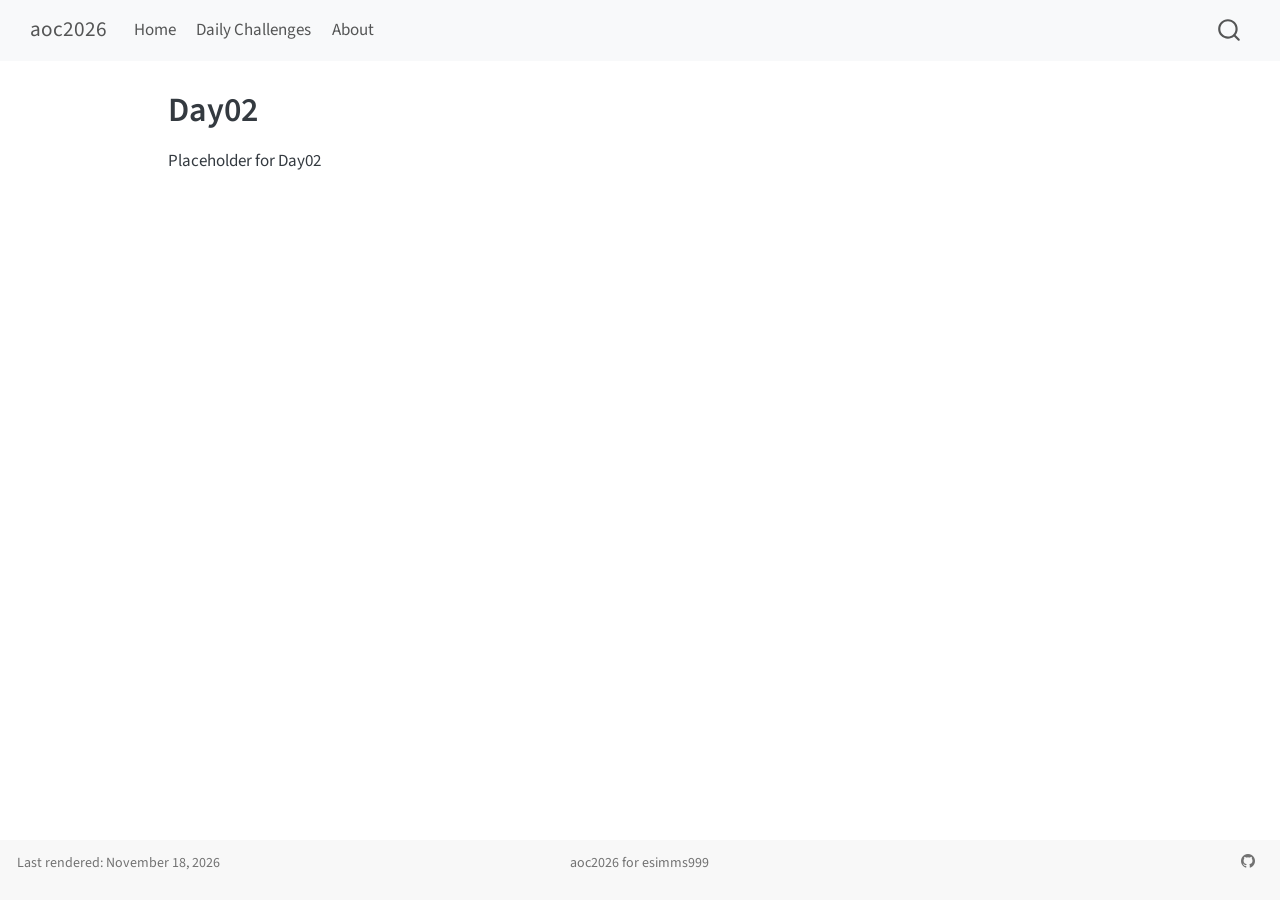
<file: day02.html>
<!DOCTYPE html>
<html xmlns="http://www.w3.org/1999/xhtml" lang="en" xml:lang="en"><head>

<meta charset="utf-8">
<meta name="generator" content="quarto-1.11.9">

<meta name="viewport" content="width=device-width, initial-scale=1.0, user-scalable=yes">

<meta name="dcterms.date" content="2026-11-18">

<title>Day02 – aoc2026</title>
<style>
/* Default styles provided by pandoc.
** See https://pandoc.org/MANUAL.html#variables-for-html for config info.
*/
span.smallcaps{font-variant: small-caps;}
div.columns{display: flex; gap: 1.5em;}
div.column{flex: auto;}
@media screen {
div.columns{gap: min(4vw, 1.5em);}
div.column{overflow-x: auto;}
}
div.hanging-indent{margin-left: 1.5em; text-indent: -1.5em;}
ul.task-list{list-style: none;}
ul.task-list li input[type="checkbox"] {
  width: 0.8em;
  margin: 0 0.8em 0.2em -1em; /* quarto-specific, see https://github.com/quarto-dev/quarto-cli/issues/4556 */ 
  vertical-align: middle;
}
</style>


<script src="site_libs/quarto-nav/quarto-nav.js"></script>
<script src="site_libs/quarto-nav/headroom.min.js"></script>
<script src="site_libs/clipboard/clipboard.min.js"></script>
<script src="site_libs/quarto-search/autocomplete.umd.js"></script>
<script src="site_libs/quarto-search/fuse.min.js"></script>
<script src="site_libs/quarto-search/quarto-search.js"></script>
<meta name="quarto:offset" content="./">
<script src="site_libs/quarto-html/quarto.js" type="module"></script>
<script src="site_libs/quarto-html/tabsets/tabsets.js" type="module"></script>
<script src="site_libs/quarto-html/scrollable-regions/scrollable-regions.js" type="module"></script>
<script src="site_libs/quarto-html/popper.min.js"></script>
<script src="site_libs/quarto-html/tippy.umd.min.js"></script>
<script src="site_libs/quarto-html/anchor.min.js"></script>
<link href="site_libs/quarto-html/tippy.css" rel="stylesheet">
<link href="site_libs/quarto-html/quarto-syntax-highlighting-63b5708e65d6cd79cd7618c58d0c21e7.css" rel="stylesheet" id="quarto-text-highlighting-styles">
<script src="site_libs/bootstrap/bootstrap.min.js"></script>
<link href="site_libs/bootstrap/bootstrap-icons.css" rel="stylesheet">
<link href="site_libs/bootstrap/bootstrap-db43a6e2f0fe89dbafbac413304c0d27.min.css" rel="stylesheet" append-hash="true" id="quarto-bootstrap" data-mode="light">
<script id="quarto-search-options" type="application/json">{
  "location": "navbar",
  "copy-button": false,
  "collapse-after": 3,
  "panel-placement": "end",
  "type": "overlay",
  "limit": 50,
  "keyboard-shortcut": [
    "f",
    "/",
    "s"
  ],
  "show-item-context": false,
  "language": {
    "search-no-results-text": "No results",
    "search-matching-documents-text": "matching documents",
    "search-copy-link-title": "Copy link to search",
    "search-hide-matches-text": "Hide additional matches",
    "search-more-match-text": "more match in this document",
    "search-more-matches-text": "more matches in this document",
    "search-clear-button-title": "Clear",
    "search-text-placeholder": "",
    "search-detached-cancel-button-title": "Cancel",
    "search-submit-button-title": "Submit",
    "search-label": "Search"
  }
}</script>


<link rel="stylesheet" href="styles.css">
</head>

<body class="nav-fixed quarto-light"><a id="quarto-skip-link" class="visually-hidden-focusable" href="#quarto-document-content">Skip to main content</a>

<div id="quarto-search-results"></div>
  <header id="quarto-header" class="headroom fixed-top">
    <nav class="navbar navbar-expand-lg " data-bs-theme="dark" aria-label="Site">
      <div class="navbar-container container-fluid">
      <div class="navbar-brand-container mx-auto">
    <a class="navbar-brand" href="./index.html">
    <span class="navbar-title">aoc2026</span>
    </a>
  </div>
          <button class="navbar-toggler" type="button" data-bs-toggle="collapse" data-bs-target="#navbarCollapse" aria-controls="navbarCollapse" aria-expanded="false" aria-label="Toggle navigation" onclick="if (window.quartoToggleHeadroom) { window.quartoToggleHeadroom(); }">
  <span class="navbar-toggler-icon"></span>
</button>
          <div class="collapse navbar-collapse" id="navbarCollapse">
            <ul class="navbar-nav navbar-nav-scroll me-auto">
  <li class="nav-item">
    <a class="nav-link" href="./index.html"> 
<span class="menu-text">Home</span></a>
  </li>  
  <li class="nav-item">
    <a class="nav-link" href="./daily-challenges.html"> 
<span class="menu-text">Daily Challenges</span></a>
  </li>  
  <li class="nav-item">
    <a class="nav-link" href="./about.html"> 
<span class="menu-text">About</span></a>
  </li>  
</ul>
          </div> <!-- /navcollapse -->
            <div class="quarto-navbar-tools">
</div>
            <div id="quarto-search" class="" title="Search"></div>
      </div> <!-- /container-fluid -->
    </nav>
</header>
<!-- content -->
<div id="quarto-content" class="quarto-container page-columns page-rows-contents page-layout-article page-navbar">
<!-- sidebar -->
<!-- margin-sidebar -->
    <div id="quarto-margin-sidebar" class="sidebar margin-sidebar zindex-bottom">
        
    </div>
<!-- main -->
<main class="content" id="quarto-document-content" tabindex="-1">

<header id="title-block-header" class="quarto-title-block default">
<div class="quarto-title">
<h1 class="title">Day02</h1>
</div>



<div class="quarto-title-meta">

    
    <div>
    <div class="quarto-title-meta-heading">Published</div>
    <div class="quarto-title-meta-contents">
      <p class="date">November 18, 2026</p>
    </div>
  </div>
  
    
  </div>
  


</header>


<p>Placeholder for Day02</p>



</main> <!-- /main -->
<script id="quarto-html-after-body" type="application/javascript">
  window.document.addEventListener("DOMContentLoaded", function (event) {
    const icon = "";
    const anchorJS = new window.AnchorJS();
    anchorJS.options = {
      placement: 'right',
      icon: icon
    };
    anchorJS.add('.anchored');
    const isCodeAnnotation = (el) => {
      for (const clz of el.classList) {
        if (clz.startsWith('code-annotation-')) {                     
          return true;
        }
      }
      return false;
    }
    const onCopySuccess = function(e) {
      // button target
      const button = e.trigger;
      // don't keep focus
      button.blur();
      // flash "checked"
      button.classList.add('code-copy-button-checked');
      var currentTitle = button.getAttribute("title");
      button.setAttribute("title", "Copied!");
      let tooltip;
      if (window.bootstrap) {
        button.setAttribute("data-bs-toggle", "tooltip");
        button.setAttribute("data-bs-placement", "left");
        button.setAttribute("data-bs-title", "Copied!");
        tooltip = new bootstrap.Tooltip(button, 
          { trigger: "manual", 
            customClass: "code-copy-button-tooltip",
            offset: [0, -8]});
        tooltip.show();    
      }
      setTimeout(function() {
        if (tooltip) {
          tooltip.hide();
          button.removeAttribute("data-bs-title");
          button.removeAttribute("data-bs-toggle");
          button.removeAttribute("data-bs-placement");
        }
        button.setAttribute("title", currentTitle);
        button.classList.remove('code-copy-button-checked');
      }, 1000);
      // clear code selection
      e.clearSelection();
    }
    const getTextToCopy = function(trigger) {
      const outerScaffold = trigger.parentElement.cloneNode(true);
      const codeEl = outerScaffold.querySelector('code');
      for (const childEl of codeEl.children) {
        if (isCodeAnnotation(childEl)) {
          childEl.remove();
        }
      }
      return codeEl.innerText;
    }
    const clipboard = new window.ClipboardJS('.code-copy-button:not([data-in-quarto-modal])', {
      text: getTextToCopy
    });
    clipboard.on('success', onCopySuccess);
    if (window.document.getElementById('quarto-embedded-source-code-modal')) {
      const clipboardModal = new window.ClipboardJS('.code-copy-button[data-in-quarto-modal]', {
        text: getTextToCopy,
        container: window.document.getElementById('quarto-embedded-source-code-modal')
      });
      clipboardModal.on('success', onCopySuccess);
    }
      var localhostRegex = new RegExp(/^(?:http|https):\/\/localhost\:?[0-9]*\//);
      var mailtoRegex = new RegExp(/^mailto:/);
        var filterRegex = new RegExp("https:\/\/esimms999\.github\.io\/aoc2026\/");
      var isInternal = (href) => {
          return filterRegex.test(href) || localhostRegex.test(href) || mailtoRegex.test(href);
      }
      // Inspect non-navigation links and adorn them if external
      window.quartoDecorateExternalLinks = function (root) {
     var links = (root || window.document).querySelectorAll('a[href]:not(.nav-link):not(.navbar-brand):not(.toc-action):not(.sidebar-link):not(.sidebar-item-toggle):not(.pagination-link):not(.no-external):not([aria-hidden]):not(.dropdown-item):not(.quarto-navigation-tool):not(.about-link)');
      for (var i=0; i<links.length; i++) {
        const link = links[i];
        if (!isInternal(link.href)) {
          // undo the damage that might have been done by quarto-nav.js in the case of
          // links that we want to consider external
          if (link.dataset.originalHref !== undefined) {
            link.href = link.dataset.originalHref;
          }
          if (!link.classList.contains('no-external-icon')) {
          }
        }
      }
      };
      window.quartoDecorateExternalLinks(window.document);
    // Esc closes the popup (WCAG 1.4.13) and focus leaving both trigger and
    // popup closes it (WCAG 2.4.11); tippy handles neither for interactive popups.
    const hideOnEscAndFocusOut = {
      name: 'hideOnEscAndFocusOut',
      defaultValue: true,
      fn(instance) {
        const dismiss = () => {
          // A show scheduled by the trigger delay would otherwise reopen it
          instance.clearDelayTimeouts();
          instance.hide();
        };
        const onKeyDown = (event) => {
          if (event.key !== 'Escape') {
            return;
          }
          // Keep Esc from also reaching page handlers (e.g. reveal.js overview),
          // except an open reveal.js slide menu, which Esc should close too.
          // The menu handles keys only when its keyboard option is on.
          const menuHandlesEsc = window.Reveal?.getPlugin?.('menu')?.isOpen() &&
            window.Reveal.getConfig().menu?.keyboard !== false;
          if (!menuHandlesEsc) {
            event.stopPropagation();
          }
          if (instance.popper.contains(window.document.activeElement)) {
            // Disabled while refocusing so the focus trigger does not reopen it
            instance.disable();
            instance.reference.focus();
            instance.enable();
          }
          dismiss();
        };
        const onFocusOut = (event) => {
          const target = event.relatedTarget;
          if (target && !instance.reference.contains(target) &&
              !instance.popper.contains(target)) {
            dismiss();
          }
        };
        // On the trigger too: a click trigger (code-annotations: select) has no
        // blur handling. Attached for the instance's lifetime so leaving the
        // trigger also cancels a show still pending on the trigger delay.
        instance.reference.addEventListener('focusout', onFocusOut);
        return {
          onShow() {
            window.document.addEventListener('keydown', onKeyDown, true);
            instance.popper.addEventListener('focusout', onFocusOut);
          },
          onHide() {
            window.document.removeEventListener('keydown', onKeyDown, true);
            instance.popper.removeEventListener('focusout', onFocusOut);
          },
          onDestroy() {
            instance.reference.removeEventListener('focusout', onFocusOut);
          },
        };
      },
    };
    function tippyHover(el, contentFn, onTriggerFn, onUntriggerFn) {
      const config = {
        allowHTML: true,
        maxWidth: 500,
        delay: 100,
        arrow: false,
        appendTo: function(el) {
            return el.parentElement;
        },
        interactive: true,
        interactiveBorder: 10,
        theme: 'quarto',
        placement: 'bottom-start',
        plugins: [hideOnEscAndFocusOut],
      };
      if (contentFn) {
        config.content = contentFn;
      }
      if (onTriggerFn) {
        config.onTrigger = onTriggerFn;
      }
      if (onUntriggerFn) {
        config.onUntrigger = onUntriggerFn;
      }
      window.tippy(el, config); 
    }
    const noterefs = window.document.querySelectorAll('a[role="doc-noteref"]');
    for (var i=0; i<noterefs.length; i++) {
      const ref = noterefs[i];
      tippyHover(ref, function() {
        // use id or data attribute instead here
        let href = ref.getAttribute('data-footnote-href') || ref.getAttribute('href');
        try { href = new URL(href).hash; } catch {}
        const id = href.replace(/^#\/?/, "");
        const note = window.document.getElementById(id);
        if (note) {
          return note.innerHTML;
        } else {
          return "";
        }
      });
    }
    const xrefs = window.document.querySelectorAll('a.quarto-xref');
    const processXRef = (id, note) => {
      // Strip column container classes
      const stripColumnClz = (el) => {
        el.classList.remove("page-full", "page-columns");
        if (el.children) {
          for (const child of el.children) {
            stripColumnClz(child);
          }
        }
      }
      stripColumnClz(note)
      if (id === null || id.startsWith('sec-')) {
        // Special case sections, only their first couple elements
        const container = document.createElement("div");
        if (note.children && note.children.length > 2) {
          container.appendChild(note.children[0].cloneNode(true));
          for (let i = 1; i < note.children.length; i++) {
            const child = note.children[i];
            if (child.tagName === "P" && child.innerText === "") {
              continue;
            } else {
              container.appendChild(child.cloneNode(true));
              break;
            }
          }
          if (window.Quarto?.typesetMath) {
            window.Quarto.typesetMath(container);
          }
          return container.innerHTML
        } else {
          if (window.Quarto?.typesetMath) {
            window.Quarto.typesetMath(note);
          }
          return note.innerHTML;
        }
      } else {
        // Remove any anchor links if they are present
        const anchorLink = note.querySelector('a.anchorjs-link');
        if (anchorLink) {
          anchorLink.remove();
        }
        if (window.Quarto?.typesetMath) {
          window.Quarto.typesetMath(note);
        }
        if (note.classList.contains("callout")) {
          return note.outerHTML;
        } else {
          return note.innerHTML;
        }
      }
    }
    for (var i=0; i<xrefs.length; i++) {
      const xref = xrefs[i];
      tippyHover(xref, undefined, function(instance) {
        instance.disable();
        let url = xref.getAttribute('href');
        let hash = undefined; 
        if (url.startsWith('#')) {
          hash = url;
        } else {
          try { hash = new URL(url).hash; } catch {}
        }
        if (hash) {
          const id = hash.replace(/^#\/?/, "");
          const note = window.document.getElementById(id);
          if (note !== null) {
            try {
              const html = processXRef(id, note.cloneNode(true));
              instance.setContent(html);
            } finally {
              instance.enable();
              instance.show();
            }
          } else {
            // See if we can fetch this
            fetch(url.split('#')[0])
            .then(res => res.text())
            .then(html => {
              const parser = new DOMParser();
              const htmlDoc = parser.parseFromString(html, "text/html");
              const note = htmlDoc.getElementById(id);
              if (note !== null) {
                const html = processXRef(id, note);
                instance.setContent(html);
              } 
            }).finally(() => {
              instance.enable();
              instance.show();
            });
          }
        } else {
          // See if we can fetch a full url (with no hash to target)
          // This is a special case and we should probably do some content thinning / targeting
          fetch(url)
          .then(res => res.text())
          .then(html => {
            const parser = new DOMParser();
            const htmlDoc = parser.parseFromString(html, "text/html");
            const note = htmlDoc.querySelector('main.content');
            if (note !== null) {
              // This should only happen for chapter cross references
              // (since there is no id in the URL)
              // remove the first header
              if (note.children.length > 0 && note.children[0].tagName === "HEADER") {
                note.children[0].remove();
              }
              const html = processXRef(null, note);
              instance.setContent(html);
            } 
          }).finally(() => {
            instance.enable();
            instance.show();
          });
        }
      }, function(instance) {
      });
    }
        let selectedAnnoteEl;
        const selectorForAnnotation = ( cell, annotation) => {
          let cellAttr = 'data-code-cell="' + cell + '"';
          let lineAttr = 'data-code-annotation="' +  annotation + '"';
          const selector = 'span[' + cellAttr + '][' + lineAttr + ']';
          return selector;
        }
        const selectCodeLines = (annoteEl) => {
          const doc = window.document;
          const targetCell = annoteEl.getAttribute("data-target-cell");
          const targetAnnotation = annoteEl.getAttribute("data-target-annotation");
          const annoteSpan = window.document.querySelector(selectorForAnnotation(targetCell, targetAnnotation));
          const lines = annoteSpan.getAttribute("data-code-lines").split(",");
          const lineIds = lines.map((line) => {
            return targetCell + "-" + line;
          })
          // Each band is positioned against its own containing block, which is
          // not the offsetParent of the lines, so place it from client rects.
          const placeBand = (band, firstEl, lastEl, codeBlock) => {
            const container = band.offsetParent;
            if (container === null) {
              return;
            }
            const containerRect = container.getBoundingClientRect();
            // Reveal.js scales slides with a transform, so convert client
            // pixels back to the CSS pixels of the container.
            const scale = containerRect.height / container.offsetHeight || 1;
            const firstRect = firstEl.getBoundingClientRect();
            const lastRect = lastEl.getBoundingClientRect();
            const top = (firstRect.top - containerRect.top) / scale - container.clientTop + container.scrollTop;
            const height = (lastRect.bottom - firstRect.top) / scale;
            band.style.top = top - 2 + "px";
            band.style.height = height + 4 + "px";
            if (codeBlock) {
              // Without the copy button wrapper, the containing block is wider
              // than the code block, so span the code block explicitly.
              const blockRect = codeBlock.getBoundingClientRect();
              band.style.left = (blockRect.left - containerRect.left) / scale - container.clientLeft + container.scrollLeft + "px";
              band.style.width = blockRect.width / scale + "px";
            }
          };
          if (lineIds.length > 0) {
            const el = window.document.getElementById(lineIds[0]);
            const lastEl = window.document.getElementById(lineIds[lineIds.length - 1]);
            const parent = el.parentElement.parentElement;
            // cook up a div (if necessary) and position it
            let div = window.document.getElementById("code-annotation-line-highlight");
            if (div === null) {
              div = window.document.createElement("div");
              div.setAttribute("id", "code-annotation-line-highlight");
              div.style.position = 'absolute';
              parent.appendChild(div);
            }
            placeBand(div, el, lastEl, parent.closest("div.sourceCode") || parent);
            let gutterDiv = window.document.getElementById("code-annotation-line-highlight-gutter");
            if (gutterDiv === null) {
              gutterDiv = window.document.createElement("div");
              gutterDiv.setAttribute("id", "code-annotation-line-highlight-gutter");
              gutterDiv.style.position = 'absolute';
              const codeCell = window.document.getElementById(targetCell);
              const gutter = codeCell.querySelector('.code-annotation-gutter');
              gutter.appendChild(gutterDiv);
            }
            placeBand(gutterDiv, el, lastEl);
            selectedAnnoteEl = annoteEl;
          }
        };
        const unselectCodeLines = () => {
          const elementsIds = ["code-annotation-line-highlight", "code-annotation-line-highlight-gutter"];
          elementsIds.forEach((elId) => {
            const div = window.document.getElementById(elId);
            if (div) {
              div.remove();
            }
          });
          selectedAnnoteEl = undefined;
        };
          // Handle positioning of the toggle
      window.addEventListener(
        "resize",
        throttle(() => {
          elRect = undefined;
          if (selectedAnnoteEl) {
            selectCodeLines(selectedAnnoteEl);
          }
        }, 10)
      );
      function throttle(fn, ms) {
      let throttle = false;
      let timer;
        return (...args) => {
          if(!throttle) { // first call gets through
              fn.apply(this, args);
              throttle = true;
          } else { // all the others get throttled
              if(timer) clearTimeout(timer); // cancel #2
              timer = setTimeout(() => {
                fn.apply(this, args);
                timer = throttle = false;
              }, ms);
          }
        };
      }
        // Attach click handler to the DT
        const annoteDls = window.document.querySelectorAll('dt[data-target-cell]');
        for (const annoteDlNode of annoteDls) {
          annoteDlNode.addEventListener('click', (event) => {
            const clickedEl = event.target;
            if (clickedEl !== selectedAnnoteEl) {
              unselectCodeLines();
              const activeEl = window.document.querySelector('dt[data-target-cell].code-annotation-active');
              if (activeEl) {
                activeEl.classList.remove('code-annotation-active');
              }
              selectCodeLines(clickedEl);
              clickedEl.classList.add('code-annotation-active');
            } else {
              // Unselect the line
              unselectCodeLines();
              clickedEl.classList.remove('code-annotation-active');
            }
          });
        }
    const findCites = (el) => {
      const parentEl = el.parentElement;
      if (parentEl) {
        const cites = parentEl.dataset.cites;
        if (cites) {
          return {
            el,
            cites: cites.split(' ')
          };
        } else {
          return findCites(el.parentElement)
        }
      } else {
        return undefined;
      }
    };
    var bibliorefs = window.document.querySelectorAll('a[role="doc-biblioref"]');
    for (var i=0; i<bibliorefs.length; i++) {
      const ref = bibliorefs[i];
      const citeInfo = findCites(ref);
      if (citeInfo) {
        tippyHover(citeInfo.el, function() {
          var popup = window.document.createElement('div');
          citeInfo.cites.forEach(function(cite) {
            var citeDiv = window.document.createElement('div');
            citeDiv.classList.add('hanging-indent');
            citeDiv.classList.add('csl-entry');
            var biblioDiv = window.document.getElementById('ref-' + cite);
            if (biblioDiv) {
              citeDiv.innerHTML = biblioDiv.innerHTML;
            }
            popup.appendChild(citeDiv);
          });
          return popup.innerHTML;
        });
      }
    }
  });
  </script>
  <script type="application/javascript">
  window.quartoScrollableRegionsLabels = {"code":"Scrollable code","output":"Scrollable output"};
  </script>
</div> <!-- /content -->
<footer class="footer">
  <div class="nav-footer">
    <div class="nav-footer-left">
<p>Last rendered: November 18, 2026</p>
</div>   
    <div class="nav-footer-center">
      <ul class="footer-items list-unstyled">
    <li class="nav-item">
 aoc2026 for esimms999
  </li>  
</ul>
    </div>
    <div class="nav-footer-right">
      <ul class="footer-items list-unstyled">
    <li class="nav-item compact">
    <a class="nav-link" href="https://github.com/esimms999/aoc2026">
      <i class="bi bi-github" role="img">
</i> 
    </a>
  </li>  
</ul>
    </div>
  </div>
</footer>




</body></html>
</file>
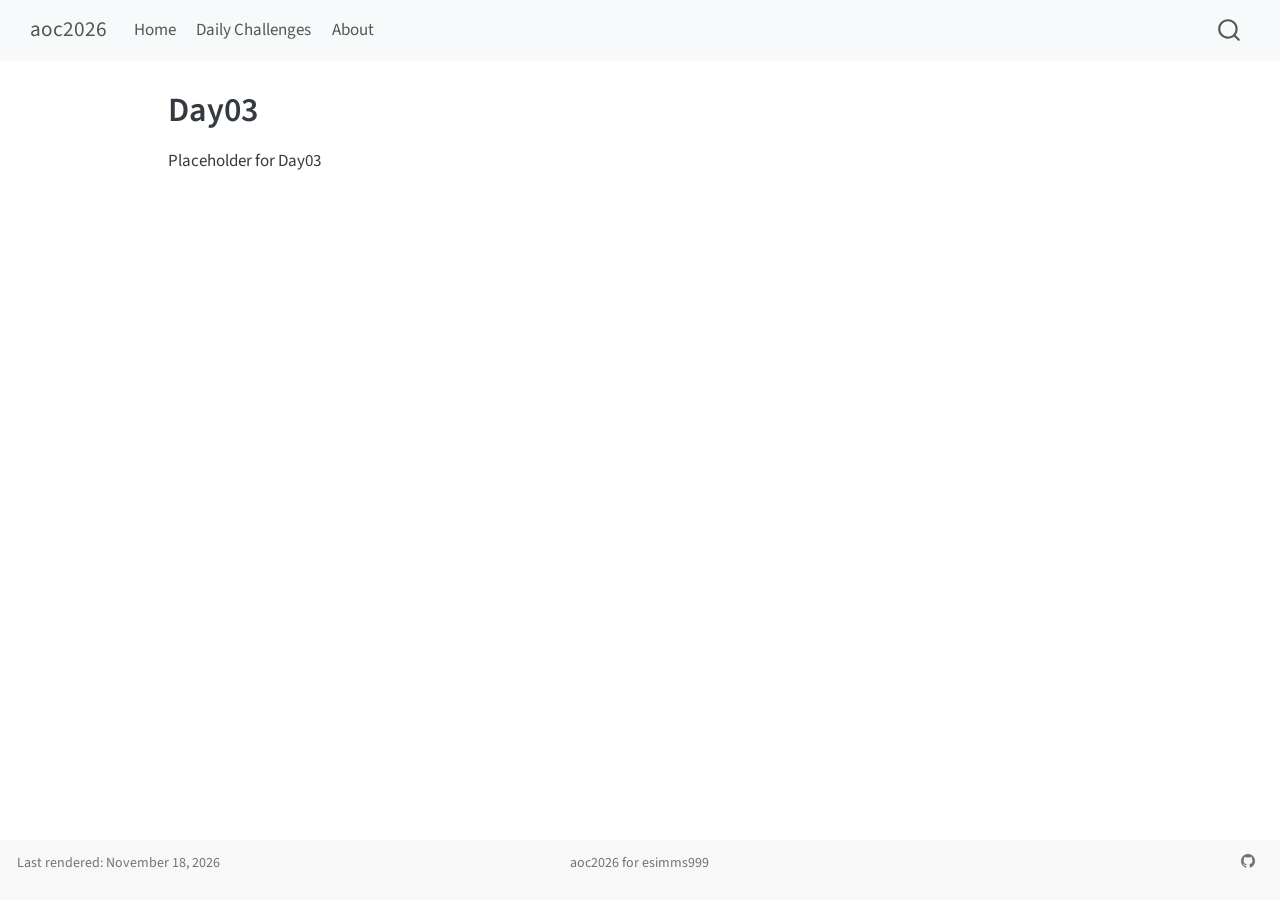
<file: day03.html>
<!DOCTYPE html>
<html xmlns="http://www.w3.org/1999/xhtml" lang="en" xml:lang="en"><head>

<meta charset="utf-8">
<meta name="generator" content="quarto-1.11.9">

<meta name="viewport" content="width=device-width, initial-scale=1.0, user-scalable=yes">

<meta name="dcterms.date" content="2026-11-18">

<title>Day03 – aoc2026</title>
<style>
/* Default styles provided by pandoc.
** See https://pandoc.org/MANUAL.html#variables-for-html for config info.
*/
span.smallcaps{font-variant: small-caps;}
div.columns{display: flex; gap: 1.5em;}
div.column{flex: auto;}
@media screen {
div.columns{gap: min(4vw, 1.5em);}
div.column{overflow-x: auto;}
}
div.hanging-indent{margin-left: 1.5em; text-indent: -1.5em;}
ul.task-list{list-style: none;}
ul.task-list li input[type="checkbox"] {
  width: 0.8em;
  margin: 0 0.8em 0.2em -1em; /* quarto-specific, see https://github.com/quarto-dev/quarto-cli/issues/4556 */ 
  vertical-align: middle;
}
</style>


<script src="site_libs/quarto-nav/quarto-nav.js"></script>
<script src="site_libs/quarto-nav/headroom.min.js"></script>
<script src="site_libs/clipboard/clipboard.min.js"></script>
<script src="site_libs/quarto-search/autocomplete.umd.js"></script>
<script src="site_libs/quarto-search/fuse.min.js"></script>
<script src="site_libs/quarto-search/quarto-search.js"></script>
<meta name="quarto:offset" content="./">
<script src="site_libs/quarto-html/quarto.js" type="module"></script>
<script src="site_libs/quarto-html/tabsets/tabsets.js" type="module"></script>
<script src="site_libs/quarto-html/scrollable-regions/scrollable-regions.js" type="module"></script>
<script src="site_libs/quarto-html/popper.min.js"></script>
<script src="site_libs/quarto-html/tippy.umd.min.js"></script>
<script src="site_libs/quarto-html/anchor.min.js"></script>
<link href="site_libs/quarto-html/tippy.css" rel="stylesheet">
<link href="site_libs/quarto-html/quarto-syntax-highlighting-63b5708e65d6cd79cd7618c58d0c21e7.css" rel="stylesheet" id="quarto-text-highlighting-styles">
<script src="site_libs/bootstrap/bootstrap.min.js"></script>
<link href="site_libs/bootstrap/bootstrap-icons.css" rel="stylesheet">
<link href="site_libs/bootstrap/bootstrap-db43a6e2f0fe89dbafbac413304c0d27.min.css" rel="stylesheet" append-hash="true" id="quarto-bootstrap" data-mode="light">
<script id="quarto-search-options" type="application/json">{
  "location": "navbar",
  "copy-button": false,
  "collapse-after": 3,
  "panel-placement": "end",
  "type": "overlay",
  "limit": 50,
  "keyboard-shortcut": [
    "f",
    "/",
    "s"
  ],
  "show-item-context": false,
  "language": {
    "search-no-results-text": "No results",
    "search-matching-documents-text": "matching documents",
    "search-copy-link-title": "Copy link to search",
    "search-hide-matches-text": "Hide additional matches",
    "search-more-match-text": "more match in this document",
    "search-more-matches-text": "more matches in this document",
    "search-clear-button-title": "Clear",
    "search-text-placeholder": "",
    "search-detached-cancel-button-title": "Cancel",
    "search-submit-button-title": "Submit",
    "search-label": "Search"
  }
}</script>


<link rel="stylesheet" href="styles.css">
</head>

<body class="nav-fixed quarto-light"><a id="quarto-skip-link" class="visually-hidden-focusable" href="#quarto-document-content">Skip to main content</a>

<div id="quarto-search-results"></div>
  <header id="quarto-header" class="headroom fixed-top">
    <nav class="navbar navbar-expand-lg " data-bs-theme="dark" aria-label="Site">
      <div class="navbar-container container-fluid">
      <div class="navbar-brand-container mx-auto">
    <a class="navbar-brand" href="./index.html">
    <span class="navbar-title">aoc2026</span>
    </a>
  </div>
          <button class="navbar-toggler" type="button" data-bs-toggle="collapse" data-bs-target="#navbarCollapse" aria-controls="navbarCollapse" aria-expanded="false" aria-label="Toggle navigation" onclick="if (window.quartoToggleHeadroom) { window.quartoToggleHeadroom(); }">
  <span class="navbar-toggler-icon"></span>
</button>
          <div class="collapse navbar-collapse" id="navbarCollapse">
            <ul class="navbar-nav navbar-nav-scroll me-auto">
  <li class="nav-item">
    <a class="nav-link" href="./index.html"> 
<span class="menu-text">Home</span></a>
  </li>  
  <li class="nav-item">
    <a class="nav-link" href="./daily-challenges.html"> 
<span class="menu-text">Daily Challenges</span></a>
  </li>  
  <li class="nav-item">
    <a class="nav-link" href="./about.html"> 
<span class="menu-text">About</span></a>
  </li>  
</ul>
          </div> <!-- /navcollapse -->
            <div class="quarto-navbar-tools">
</div>
            <div id="quarto-search" class="" title="Search"></div>
      </div> <!-- /container-fluid -->
    </nav>
</header>
<!-- content -->
<div id="quarto-content" class="quarto-container page-columns page-rows-contents page-layout-article page-navbar">
<!-- sidebar -->
<!-- margin-sidebar -->
    <div id="quarto-margin-sidebar" class="sidebar margin-sidebar zindex-bottom">
        
    </div>
<!-- main -->
<main class="content" id="quarto-document-content" tabindex="-1">

<header id="title-block-header" class="quarto-title-block default">
<div class="quarto-title">
<h1 class="title">Day03</h1>
</div>



<div class="quarto-title-meta">

    
    <div>
    <div class="quarto-title-meta-heading">Published</div>
    <div class="quarto-title-meta-contents">
      <p class="date">November 18, 2026</p>
    </div>
  </div>
  
    
  </div>
  


</header>


<p>Placeholder for Day03</p>



</main> <!-- /main -->
<script id="quarto-html-after-body" type="application/javascript">
  window.document.addEventListener("DOMContentLoaded", function (event) {
    const icon = "";
    const anchorJS = new window.AnchorJS();
    anchorJS.options = {
      placement: 'right',
      icon: icon
    };
    anchorJS.add('.anchored');
    const isCodeAnnotation = (el) => {
      for (const clz of el.classList) {
        if (clz.startsWith('code-annotation-')) {                     
          return true;
        }
      }
      return false;
    }
    const onCopySuccess = function(e) {
      // button target
      const button = e.trigger;
      // don't keep focus
      button.blur();
      // flash "checked"
      button.classList.add('code-copy-button-checked');
      var currentTitle = button.getAttribute("title");
      button.setAttribute("title", "Copied!");
      let tooltip;
      if (window.bootstrap) {
        button.setAttribute("data-bs-toggle", "tooltip");
        button.setAttribute("data-bs-placement", "left");
        button.setAttribute("data-bs-title", "Copied!");
        tooltip = new bootstrap.Tooltip(button, 
          { trigger: "manual", 
            customClass: "code-copy-button-tooltip",
            offset: [0, -8]});
        tooltip.show();    
      }
      setTimeout(function() {
        if (tooltip) {
          tooltip.hide();
          button.removeAttribute("data-bs-title");
          button.removeAttribute("data-bs-toggle");
          button.removeAttribute("data-bs-placement");
        }
        button.setAttribute("title", currentTitle);
        button.classList.remove('code-copy-button-checked');
      }, 1000);
      // clear code selection
      e.clearSelection();
    }
    const getTextToCopy = function(trigger) {
      const outerScaffold = trigger.parentElement.cloneNode(true);
      const codeEl = outerScaffold.querySelector('code');
      for (const childEl of codeEl.children) {
        if (isCodeAnnotation(childEl)) {
          childEl.remove();
        }
      }
      return codeEl.innerText;
    }
    const clipboard = new window.ClipboardJS('.code-copy-button:not([data-in-quarto-modal])', {
      text: getTextToCopy
    });
    clipboard.on('success', onCopySuccess);
    if (window.document.getElementById('quarto-embedded-source-code-modal')) {
      const clipboardModal = new window.ClipboardJS('.code-copy-button[data-in-quarto-modal]', {
        text: getTextToCopy,
        container: window.document.getElementById('quarto-embedded-source-code-modal')
      });
      clipboardModal.on('success', onCopySuccess);
    }
      var localhostRegex = new RegExp(/^(?:http|https):\/\/localhost\:?[0-9]*\//);
      var mailtoRegex = new RegExp(/^mailto:/);
        var filterRegex = new RegExp("https:\/\/esimms999\.github\.io\/aoc2026\/");
      var isInternal = (href) => {
          return filterRegex.test(href) || localhostRegex.test(href) || mailtoRegex.test(href);
      }
      // Inspect non-navigation links and adorn them if external
      window.quartoDecorateExternalLinks = function (root) {
     var links = (root || window.document).querySelectorAll('a[href]:not(.nav-link):not(.navbar-brand):not(.toc-action):not(.sidebar-link):not(.sidebar-item-toggle):not(.pagination-link):not(.no-external):not([aria-hidden]):not(.dropdown-item):not(.quarto-navigation-tool):not(.about-link)');
      for (var i=0; i<links.length; i++) {
        const link = links[i];
        if (!isInternal(link.href)) {
          // undo the damage that might have been done by quarto-nav.js in the case of
          // links that we want to consider external
          if (link.dataset.originalHref !== undefined) {
            link.href = link.dataset.originalHref;
          }
          if (!link.classList.contains('no-external-icon')) {
          }
        }
      }
      };
      window.quartoDecorateExternalLinks(window.document);
    // Esc closes the popup (WCAG 1.4.13) and focus leaving both trigger and
    // popup closes it (WCAG 2.4.11); tippy handles neither for interactive popups.
    const hideOnEscAndFocusOut = {
      name: 'hideOnEscAndFocusOut',
      defaultValue: true,
      fn(instance) {
        const dismiss = () => {
          // A show scheduled by the trigger delay would otherwise reopen it
          instance.clearDelayTimeouts();
          instance.hide();
        };
        const onKeyDown = (event) => {
          if (event.key !== 'Escape') {
            return;
          }
          // Keep Esc from also reaching page handlers (e.g. reveal.js overview),
          // except an open reveal.js slide menu, which Esc should close too.
          // The menu handles keys only when its keyboard option is on.
          const menuHandlesEsc = window.Reveal?.getPlugin?.('menu')?.isOpen() &&
            window.Reveal.getConfig().menu?.keyboard !== false;
          if (!menuHandlesEsc) {
            event.stopPropagation();
          }
          if (instance.popper.contains(window.document.activeElement)) {
            // Disabled while refocusing so the focus trigger does not reopen it
            instance.disable();
            instance.reference.focus();
            instance.enable();
          }
          dismiss();
        };
        const onFocusOut = (event) => {
          const target = event.relatedTarget;
          if (target && !instance.reference.contains(target) &&
              !instance.popper.contains(target)) {
            dismiss();
          }
        };
        // On the trigger too: a click trigger (code-annotations: select) has no
        // blur handling. Attached for the instance's lifetime so leaving the
        // trigger also cancels a show still pending on the trigger delay.
        instance.reference.addEventListener('focusout', onFocusOut);
        return {
          onShow() {
            window.document.addEventListener('keydown', onKeyDown, true);
            instance.popper.addEventListener('focusout', onFocusOut);
          },
          onHide() {
            window.document.removeEventListener('keydown', onKeyDown, true);
            instance.popper.removeEventListener('focusout', onFocusOut);
          },
          onDestroy() {
            instance.reference.removeEventListener('focusout', onFocusOut);
          },
        };
      },
    };
    function tippyHover(el, contentFn, onTriggerFn, onUntriggerFn) {
      const config = {
        allowHTML: true,
        maxWidth: 500,
        delay: 100,
        arrow: false,
        appendTo: function(el) {
            return el.parentElement;
        },
        interactive: true,
        interactiveBorder: 10,
        theme: 'quarto',
        placement: 'bottom-start',
        plugins: [hideOnEscAndFocusOut],
      };
      if (contentFn) {
        config.content = contentFn;
      }
      if (onTriggerFn) {
        config.onTrigger = onTriggerFn;
      }
      if (onUntriggerFn) {
        config.onUntrigger = onUntriggerFn;
      }
      window.tippy(el, config); 
    }
    const noterefs = window.document.querySelectorAll('a[role="doc-noteref"]');
    for (var i=0; i<noterefs.length; i++) {
      const ref = noterefs[i];
      tippyHover(ref, function() {
        // use id or data attribute instead here
        let href = ref.getAttribute('data-footnote-href') || ref.getAttribute('href');
        try { href = new URL(href).hash; } catch {}
        const id = href.replace(/^#\/?/, "");
        const note = window.document.getElementById(id);
        if (note) {
          return note.innerHTML;
        } else {
          return "";
        }
      });
    }
    const xrefs = window.document.querySelectorAll('a.quarto-xref');
    const processXRef = (id, note) => {
      // Strip column container classes
      const stripColumnClz = (el) => {
        el.classList.remove("page-full", "page-columns");
        if (el.children) {
          for (const child of el.children) {
            stripColumnClz(child);
          }
        }
      }
      stripColumnClz(note)
      if (id === null || id.startsWith('sec-')) {
        // Special case sections, only their first couple elements
        const container = document.createElement("div");
        if (note.children && note.children.length > 2) {
          container.appendChild(note.children[0].cloneNode(true));
          for (let i = 1; i < note.children.length; i++) {
            const child = note.children[i];
            if (child.tagName === "P" && child.innerText === "") {
              continue;
            } else {
              container.appendChild(child.cloneNode(true));
              break;
            }
          }
          if (window.Quarto?.typesetMath) {
            window.Quarto.typesetMath(container);
          }
          return container.innerHTML
        } else {
          if (window.Quarto?.typesetMath) {
            window.Quarto.typesetMath(note);
          }
          return note.innerHTML;
        }
      } else {
        // Remove any anchor links if they are present
        const anchorLink = note.querySelector('a.anchorjs-link');
        if (anchorLink) {
          anchorLink.remove();
        }
        if (window.Quarto?.typesetMath) {
          window.Quarto.typesetMath(note);
        }
        if (note.classList.contains("callout")) {
          return note.outerHTML;
        } else {
          return note.innerHTML;
        }
      }
    }
    for (var i=0; i<xrefs.length; i++) {
      const xref = xrefs[i];
      tippyHover(xref, undefined, function(instance) {
        instance.disable();
        let url = xref.getAttribute('href');
        let hash = undefined; 
        if (url.startsWith('#')) {
          hash = url;
        } else {
          try { hash = new URL(url).hash; } catch {}
        }
        if (hash) {
          const id = hash.replace(/^#\/?/, "");
          const note = window.document.getElementById(id);
          if (note !== null) {
            try {
              const html = processXRef(id, note.cloneNode(true));
              instance.setContent(html);
            } finally {
              instance.enable();
              instance.show();
            }
          } else {
            // See if we can fetch this
            fetch(url.split('#')[0])
            .then(res => res.text())
            .then(html => {
              const parser = new DOMParser();
              const htmlDoc = parser.parseFromString(html, "text/html");
              const note = htmlDoc.getElementById(id);
              if (note !== null) {
                const html = processXRef(id, note);
                instance.setContent(html);
              } 
            }).finally(() => {
              instance.enable();
              instance.show();
            });
          }
        } else {
          // See if we can fetch a full url (with no hash to target)
          // This is a special case and we should probably do some content thinning / targeting
          fetch(url)
          .then(res => res.text())
          .then(html => {
            const parser = new DOMParser();
            const htmlDoc = parser.parseFromString(html, "text/html");
            const note = htmlDoc.querySelector('main.content');
            if (note !== null) {
              // This should only happen for chapter cross references
              // (since there is no id in the URL)
              // remove the first header
              if (note.children.length > 0 && note.children[0].tagName === "HEADER") {
                note.children[0].remove();
              }
              const html = processXRef(null, note);
              instance.setContent(html);
            } 
          }).finally(() => {
            instance.enable();
            instance.show();
          });
        }
      }, function(instance) {
      });
    }
        let selectedAnnoteEl;
        const selectorForAnnotation = ( cell, annotation) => {
          let cellAttr = 'data-code-cell="' + cell + '"';
          let lineAttr = 'data-code-annotation="' +  annotation + '"';
          const selector = 'span[' + cellAttr + '][' + lineAttr + ']';
          return selector;
        }
        const selectCodeLines = (annoteEl) => {
          const doc = window.document;
          const targetCell = annoteEl.getAttribute("data-target-cell");
          const targetAnnotation = annoteEl.getAttribute("data-target-annotation");
          const annoteSpan = window.document.querySelector(selectorForAnnotation(targetCell, targetAnnotation));
          const lines = annoteSpan.getAttribute("data-code-lines").split(",");
          const lineIds = lines.map((line) => {
            return targetCell + "-" + line;
          })
          // Each band is positioned against its own containing block, which is
          // not the offsetParent of the lines, so place it from client rects.
          const placeBand = (band, firstEl, lastEl, codeBlock) => {
            const container = band.offsetParent;
            if (container === null) {
              return;
            }
            const containerRect = container.getBoundingClientRect();
            // Reveal.js scales slides with a transform, so convert client
            // pixels back to the CSS pixels of the container.
            const scale = containerRect.height / container.offsetHeight || 1;
            const firstRect = firstEl.getBoundingClientRect();
            const lastRect = lastEl.getBoundingClientRect();
            const top = (firstRect.top - containerRect.top) / scale - container.clientTop + container.scrollTop;
            const height = (lastRect.bottom - firstRect.top) / scale;
            band.style.top = top - 2 + "px";
            band.style.height = height + 4 + "px";
            if (codeBlock) {
              // Without the copy button wrapper, the containing block is wider
              // than the code block, so span the code block explicitly.
              const blockRect = codeBlock.getBoundingClientRect();
              band.style.left = (blockRect.left - containerRect.left) / scale - container.clientLeft + container.scrollLeft + "px";
              band.style.width = blockRect.width / scale + "px";
            }
          };
          if (lineIds.length > 0) {
            const el = window.document.getElementById(lineIds[0]);
            const lastEl = window.document.getElementById(lineIds[lineIds.length - 1]);
            const parent = el.parentElement.parentElement;
            // cook up a div (if necessary) and position it
            let div = window.document.getElementById("code-annotation-line-highlight");
            if (div === null) {
              div = window.document.createElement("div");
              div.setAttribute("id", "code-annotation-line-highlight");
              div.style.position = 'absolute';
              parent.appendChild(div);
            }
            placeBand(div, el, lastEl, parent.closest("div.sourceCode") || parent);
            let gutterDiv = window.document.getElementById("code-annotation-line-highlight-gutter");
            if (gutterDiv === null) {
              gutterDiv = window.document.createElement("div");
              gutterDiv.setAttribute("id", "code-annotation-line-highlight-gutter");
              gutterDiv.style.position = 'absolute';
              const codeCell = window.document.getElementById(targetCell);
              const gutter = codeCell.querySelector('.code-annotation-gutter');
              gutter.appendChild(gutterDiv);
            }
            placeBand(gutterDiv, el, lastEl);
            selectedAnnoteEl = annoteEl;
          }
        };
        const unselectCodeLines = () => {
          const elementsIds = ["code-annotation-line-highlight", "code-annotation-line-highlight-gutter"];
          elementsIds.forEach((elId) => {
            const div = window.document.getElementById(elId);
            if (div) {
              div.remove();
            }
          });
          selectedAnnoteEl = undefined;
        };
          // Handle positioning of the toggle
      window.addEventListener(
        "resize",
        throttle(() => {
          elRect = undefined;
          if (selectedAnnoteEl) {
            selectCodeLines(selectedAnnoteEl);
          }
        }, 10)
      );
      function throttle(fn, ms) {
      let throttle = false;
      let timer;
        return (...args) => {
          if(!throttle) { // first call gets through
              fn.apply(this, args);
              throttle = true;
          } else { // all the others get throttled
              if(timer) clearTimeout(timer); // cancel #2
              timer = setTimeout(() => {
                fn.apply(this, args);
                timer = throttle = false;
              }, ms);
          }
        };
      }
        // Attach click handler to the DT
        const annoteDls = window.document.querySelectorAll('dt[data-target-cell]');
        for (const annoteDlNode of annoteDls) {
          annoteDlNode.addEventListener('click', (event) => {
            const clickedEl = event.target;
            if (clickedEl !== selectedAnnoteEl) {
              unselectCodeLines();
              const activeEl = window.document.querySelector('dt[data-target-cell].code-annotation-active');
              if (activeEl) {
                activeEl.classList.remove('code-annotation-active');
              }
              selectCodeLines(clickedEl);
              clickedEl.classList.add('code-annotation-active');
            } else {
              // Unselect the line
              unselectCodeLines();
              clickedEl.classList.remove('code-annotation-active');
            }
          });
        }
    const findCites = (el) => {
      const parentEl = el.parentElement;
      if (parentEl) {
        const cites = parentEl.dataset.cites;
        if (cites) {
          return {
            el,
            cites: cites.split(' ')
          };
        } else {
          return findCites(el.parentElement)
        }
      } else {
        return undefined;
      }
    };
    var bibliorefs = window.document.querySelectorAll('a[role="doc-biblioref"]');
    for (var i=0; i<bibliorefs.length; i++) {
      const ref = bibliorefs[i];
      const citeInfo = findCites(ref);
      if (citeInfo) {
        tippyHover(citeInfo.el, function() {
          var popup = window.document.createElement('div');
          citeInfo.cites.forEach(function(cite) {
            var citeDiv = window.document.createElement('div');
            citeDiv.classList.add('hanging-indent');
            citeDiv.classList.add('csl-entry');
            var biblioDiv = window.document.getElementById('ref-' + cite);
            if (biblioDiv) {
              citeDiv.innerHTML = biblioDiv.innerHTML;
            }
            popup.appendChild(citeDiv);
          });
          return popup.innerHTML;
        });
      }
    }
  });
  </script>
  <script type="application/javascript">
  window.quartoScrollableRegionsLabels = {"code":"Scrollable code","output":"Scrollable output"};
  </script>
</div> <!-- /content -->
<footer class="footer">
  <div class="nav-footer">
    <div class="nav-footer-left">
<p>Last rendered: November 18, 2026</p>
</div>   
    <div class="nav-footer-center">
      <ul class="footer-items list-unstyled">
    <li class="nav-item">
 aoc2026 for esimms999
  </li>  
</ul>
    </div>
    <div class="nav-footer-right">
      <ul class="footer-items list-unstyled">
    <li class="nav-item compact">
    <a class="nav-link" href="https://github.com/esimms999/aoc2026">
      <i class="bi bi-github" role="img">
</i> 
    </a>
  </li>  
</ul>
    </div>
  </div>
</footer>




</body></html>
</file>
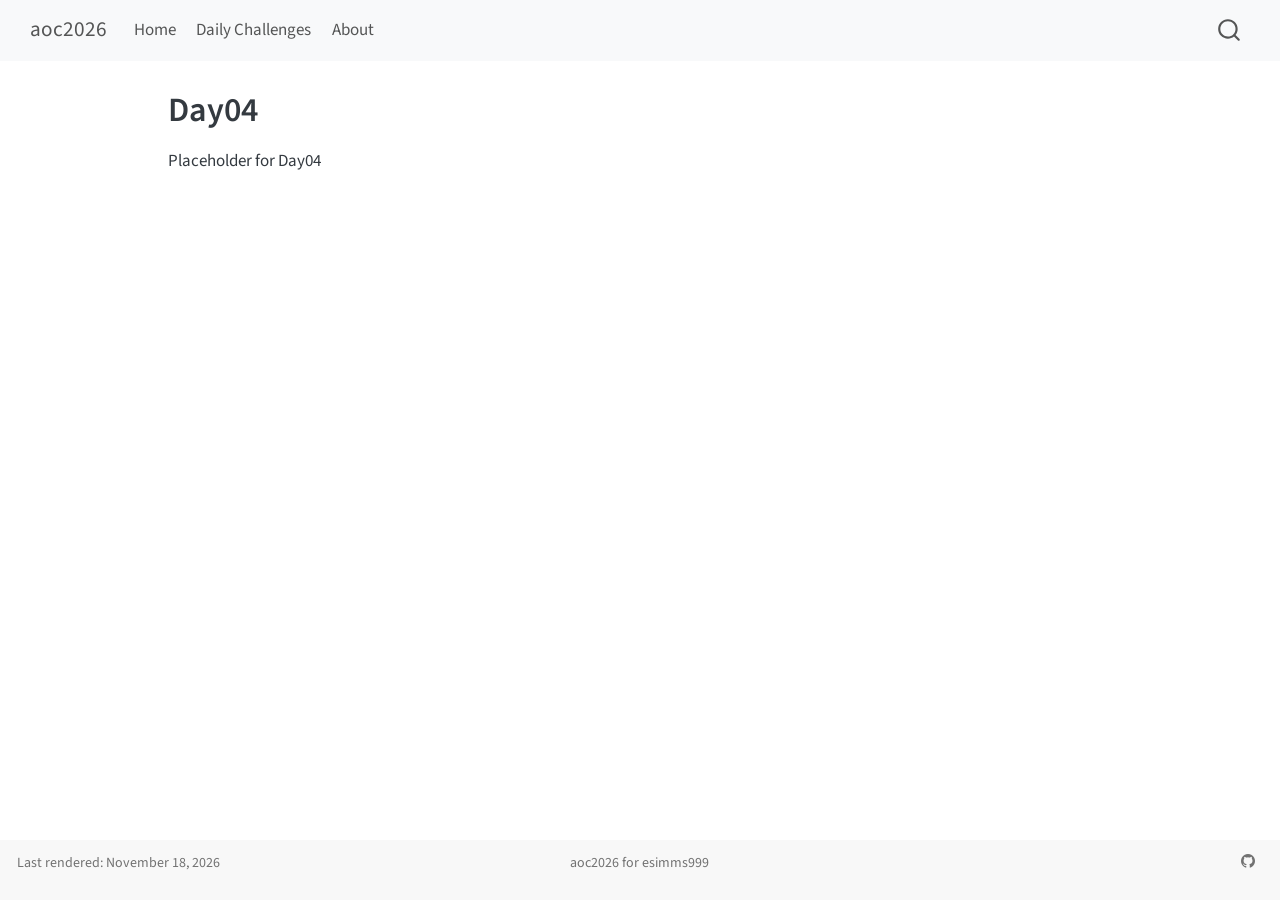
<file: day04.html>
<!DOCTYPE html>
<html xmlns="http://www.w3.org/1999/xhtml" lang="en" xml:lang="en"><head>

<meta charset="utf-8">
<meta name="generator" content="quarto-1.11.9">

<meta name="viewport" content="width=device-width, initial-scale=1.0, user-scalable=yes">

<meta name="dcterms.date" content="2026-11-18">

<title>Day04 – aoc2026</title>
<style>
/* Default styles provided by pandoc.
** See https://pandoc.org/MANUAL.html#variables-for-html for config info.
*/
span.smallcaps{font-variant: small-caps;}
div.columns{display: flex; gap: 1.5em;}
div.column{flex: auto;}
@media screen {
div.columns{gap: min(4vw, 1.5em);}
div.column{overflow-x: auto;}
}
div.hanging-indent{margin-left: 1.5em; text-indent: -1.5em;}
ul.task-list{list-style: none;}
ul.task-list li input[type="checkbox"] {
  width: 0.8em;
  margin: 0 0.8em 0.2em -1em; /* quarto-specific, see https://github.com/quarto-dev/quarto-cli/issues/4556 */ 
  vertical-align: middle;
}
</style>


<script src="site_libs/quarto-nav/quarto-nav.js"></script>
<script src="site_libs/quarto-nav/headroom.min.js"></script>
<script src="site_libs/clipboard/clipboard.min.js"></script>
<script src="site_libs/quarto-search/autocomplete.umd.js"></script>
<script src="site_libs/quarto-search/fuse.min.js"></script>
<script src="site_libs/quarto-search/quarto-search.js"></script>
<meta name="quarto:offset" content="./">
<script src="site_libs/quarto-html/quarto.js" type="module"></script>
<script src="site_libs/quarto-html/tabsets/tabsets.js" type="module"></script>
<script src="site_libs/quarto-html/scrollable-regions/scrollable-regions.js" type="module"></script>
<script src="site_libs/quarto-html/popper.min.js"></script>
<script src="site_libs/quarto-html/tippy.umd.min.js"></script>
<script src="site_libs/quarto-html/anchor.min.js"></script>
<link href="site_libs/quarto-html/tippy.css" rel="stylesheet">
<link href="site_libs/quarto-html/quarto-syntax-highlighting-63b5708e65d6cd79cd7618c58d0c21e7.css" rel="stylesheet" id="quarto-text-highlighting-styles">
<script src="site_libs/bootstrap/bootstrap.min.js"></script>
<link href="site_libs/bootstrap/bootstrap-icons.css" rel="stylesheet">
<link href="site_libs/bootstrap/bootstrap-db43a6e2f0fe89dbafbac413304c0d27.min.css" rel="stylesheet" append-hash="true" id="quarto-bootstrap" data-mode="light">
<script id="quarto-search-options" type="application/json">{
  "location": "navbar",
  "copy-button": false,
  "collapse-after": 3,
  "panel-placement": "end",
  "type": "overlay",
  "limit": 50,
  "keyboard-shortcut": [
    "f",
    "/",
    "s"
  ],
  "show-item-context": false,
  "language": {
    "search-no-results-text": "No results",
    "search-matching-documents-text": "matching documents",
    "search-copy-link-title": "Copy link to search",
    "search-hide-matches-text": "Hide additional matches",
    "search-more-match-text": "more match in this document",
    "search-more-matches-text": "more matches in this document",
    "search-clear-button-title": "Clear",
    "search-text-placeholder": "",
    "search-detached-cancel-button-title": "Cancel",
    "search-submit-button-title": "Submit",
    "search-label": "Search"
  }
}</script>


<link rel="stylesheet" href="styles.css">
</head>

<body class="nav-fixed quarto-light"><a id="quarto-skip-link" class="visually-hidden-focusable" href="#quarto-document-content">Skip to main content</a>

<div id="quarto-search-results"></div>
  <header id="quarto-header" class="headroom fixed-top">
    <nav class="navbar navbar-expand-lg " data-bs-theme="dark" aria-label="Site">
      <div class="navbar-container container-fluid">
      <div class="navbar-brand-container mx-auto">
    <a class="navbar-brand" href="./index.html">
    <span class="navbar-title">aoc2026</span>
    </a>
  </div>
          <button class="navbar-toggler" type="button" data-bs-toggle="collapse" data-bs-target="#navbarCollapse" aria-controls="navbarCollapse" aria-expanded="false" aria-label="Toggle navigation" onclick="if (window.quartoToggleHeadroom) { window.quartoToggleHeadroom(); }">
  <span class="navbar-toggler-icon"></span>
</button>
          <div class="collapse navbar-collapse" id="navbarCollapse">
            <ul class="navbar-nav navbar-nav-scroll me-auto">
  <li class="nav-item">
    <a class="nav-link" href="./index.html"> 
<span class="menu-text">Home</span></a>
  </li>  
  <li class="nav-item">
    <a class="nav-link" href="./daily-challenges.html"> 
<span class="menu-text">Daily Challenges</span></a>
  </li>  
  <li class="nav-item">
    <a class="nav-link" href="./about.html"> 
<span class="menu-text">About</span></a>
  </li>  
</ul>
          </div> <!-- /navcollapse -->
            <div class="quarto-navbar-tools">
</div>
            <div id="quarto-search" class="" title="Search"></div>
      </div> <!-- /container-fluid -->
    </nav>
</header>
<!-- content -->
<div id="quarto-content" class="quarto-container page-columns page-rows-contents page-layout-article page-navbar">
<!-- sidebar -->
<!-- margin-sidebar -->
    <div id="quarto-margin-sidebar" class="sidebar margin-sidebar zindex-bottom">
        
    </div>
<!-- main -->
<main class="content" id="quarto-document-content" tabindex="-1">

<header id="title-block-header" class="quarto-title-block default">
<div class="quarto-title">
<h1 class="title">Day04</h1>
</div>



<div class="quarto-title-meta">

    
    <div>
    <div class="quarto-title-meta-heading">Published</div>
    <div class="quarto-title-meta-contents">
      <p class="date">November 18, 2026</p>
    </div>
  </div>
  
    
  </div>
  


</header>


<p>Placeholder for Day04</p>



</main> <!-- /main -->
<script id="quarto-html-after-body" type="application/javascript">
  window.document.addEventListener("DOMContentLoaded", function (event) {
    const icon = "";
    const anchorJS = new window.AnchorJS();
    anchorJS.options = {
      placement: 'right',
      icon: icon
    };
    anchorJS.add('.anchored');
    const isCodeAnnotation = (el) => {
      for (const clz of el.classList) {
        if (clz.startsWith('code-annotation-')) {                     
          return true;
        }
      }
      return false;
    }
    const onCopySuccess = function(e) {
      // button target
      const button = e.trigger;
      // don't keep focus
      button.blur();
      // flash "checked"
      button.classList.add('code-copy-button-checked');
      var currentTitle = button.getAttribute("title");
      button.setAttribute("title", "Copied!");
      let tooltip;
      if (window.bootstrap) {
        button.setAttribute("data-bs-toggle", "tooltip");
        button.setAttribute("data-bs-placement", "left");
        button.setAttribute("data-bs-title", "Copied!");
        tooltip = new bootstrap.Tooltip(button, 
          { trigger: "manual", 
            customClass: "code-copy-button-tooltip",
            offset: [0, -8]});
        tooltip.show();    
      }
      setTimeout(function() {
        if (tooltip) {
          tooltip.hide();
          button.removeAttribute("data-bs-title");
          button.removeAttribute("data-bs-toggle");
          button.removeAttribute("data-bs-placement");
        }
        button.setAttribute("title", currentTitle);
        button.classList.remove('code-copy-button-checked');
      }, 1000);
      // clear code selection
      e.clearSelection();
    }
    const getTextToCopy = function(trigger) {
      const outerScaffold = trigger.parentElement.cloneNode(true);
      const codeEl = outerScaffold.querySelector('code');
      for (const childEl of codeEl.children) {
        if (isCodeAnnotation(childEl)) {
          childEl.remove();
        }
      }
      return codeEl.innerText;
    }
    const clipboard = new window.ClipboardJS('.code-copy-button:not([data-in-quarto-modal])', {
      text: getTextToCopy
    });
    clipboard.on('success', onCopySuccess);
    if (window.document.getElementById('quarto-embedded-source-code-modal')) {
      const clipboardModal = new window.ClipboardJS('.code-copy-button[data-in-quarto-modal]', {
        text: getTextToCopy,
        container: window.document.getElementById('quarto-embedded-source-code-modal')
      });
      clipboardModal.on('success', onCopySuccess);
    }
      var localhostRegex = new RegExp(/^(?:http|https):\/\/localhost\:?[0-9]*\//);
      var mailtoRegex = new RegExp(/^mailto:/);
        var filterRegex = new RegExp("https:\/\/esimms999\.github\.io\/aoc2026\/");
      var isInternal = (href) => {
          return filterRegex.test(href) || localhostRegex.test(href) || mailtoRegex.test(href);
      }
      // Inspect non-navigation links and adorn them if external
      window.quartoDecorateExternalLinks = function (root) {
     var links = (root || window.document).querySelectorAll('a[href]:not(.nav-link):not(.navbar-brand):not(.toc-action):not(.sidebar-link):not(.sidebar-item-toggle):not(.pagination-link):not(.no-external):not([aria-hidden]):not(.dropdown-item):not(.quarto-navigation-tool):not(.about-link)');
      for (var i=0; i<links.length; i++) {
        const link = links[i];
        if (!isInternal(link.href)) {
          // undo the damage that might have been done by quarto-nav.js in the case of
          // links that we want to consider external
          if (link.dataset.originalHref !== undefined) {
            link.href = link.dataset.originalHref;
          }
          if (!link.classList.contains('no-external-icon')) {
          }
        }
      }
      };
      window.quartoDecorateExternalLinks(window.document);
    // Esc closes the popup (WCAG 1.4.13) and focus leaving both trigger and
    // popup closes it (WCAG 2.4.11); tippy handles neither for interactive popups.
    const hideOnEscAndFocusOut = {
      name: 'hideOnEscAndFocusOut',
      defaultValue: true,
      fn(instance) {
        const dismiss = () => {
          // A show scheduled by the trigger delay would otherwise reopen it
          instance.clearDelayTimeouts();
          instance.hide();
        };
        const onKeyDown = (event) => {
          if (event.key !== 'Escape') {
            return;
          }
          // Keep Esc from also reaching page handlers (e.g. reveal.js overview),
          // except an open reveal.js slide menu, which Esc should close too.
          // The menu handles keys only when its keyboard option is on.
          const menuHandlesEsc = window.Reveal?.getPlugin?.('menu')?.isOpen() &&
            window.Reveal.getConfig().menu?.keyboard !== false;
          if (!menuHandlesEsc) {
            event.stopPropagation();
          }
          if (instance.popper.contains(window.document.activeElement)) {
            // Disabled while refocusing so the focus trigger does not reopen it
            instance.disable();
            instance.reference.focus();
            instance.enable();
          }
          dismiss();
        };
        const onFocusOut = (event) => {
          const target = event.relatedTarget;
          if (target && !instance.reference.contains(target) &&
              !instance.popper.contains(target)) {
            dismiss();
          }
        };
        // On the trigger too: a click trigger (code-annotations: select) has no
        // blur handling. Attached for the instance's lifetime so leaving the
        // trigger also cancels a show still pending on the trigger delay.
        instance.reference.addEventListener('focusout', onFocusOut);
        return {
          onShow() {
            window.document.addEventListener('keydown', onKeyDown, true);
            instance.popper.addEventListener('focusout', onFocusOut);
          },
          onHide() {
            window.document.removeEventListener('keydown', onKeyDown, true);
            instance.popper.removeEventListener('focusout', onFocusOut);
          },
          onDestroy() {
            instance.reference.removeEventListener('focusout', onFocusOut);
          },
        };
      },
    };
    function tippyHover(el, contentFn, onTriggerFn, onUntriggerFn) {
      const config = {
        allowHTML: true,
        maxWidth: 500,
        delay: 100,
        arrow: false,
        appendTo: function(el) {
            return el.parentElement;
        },
        interactive: true,
        interactiveBorder: 10,
        theme: 'quarto',
        placement: 'bottom-start',
        plugins: [hideOnEscAndFocusOut],
      };
      if (contentFn) {
        config.content = contentFn;
      }
      if (onTriggerFn) {
        config.onTrigger = onTriggerFn;
      }
      if (onUntriggerFn) {
        config.onUntrigger = onUntriggerFn;
      }
      window.tippy(el, config); 
    }
    const noterefs = window.document.querySelectorAll('a[role="doc-noteref"]');
    for (var i=0; i<noterefs.length; i++) {
      const ref = noterefs[i];
      tippyHover(ref, function() {
        // use id or data attribute instead here
        let href = ref.getAttribute('data-footnote-href') || ref.getAttribute('href');
        try { href = new URL(href).hash; } catch {}
        const id = href.replace(/^#\/?/, "");
        const note = window.document.getElementById(id);
        if (note) {
          return note.innerHTML;
        } else {
          return "";
        }
      });
    }
    const xrefs = window.document.querySelectorAll('a.quarto-xref');
    const processXRef = (id, note) => {
      // Strip column container classes
      const stripColumnClz = (el) => {
        el.classList.remove("page-full", "page-columns");
        if (el.children) {
          for (const child of el.children) {
            stripColumnClz(child);
          }
        }
      }
      stripColumnClz(note)
      if (id === null || id.startsWith('sec-')) {
        // Special case sections, only their first couple elements
        const container = document.createElement("div");
        if (note.children && note.children.length > 2) {
          container.appendChild(note.children[0].cloneNode(true));
          for (let i = 1; i < note.children.length; i++) {
            const child = note.children[i];
            if (child.tagName === "P" && child.innerText === "") {
              continue;
            } else {
              container.appendChild(child.cloneNode(true));
              break;
            }
          }
          if (window.Quarto?.typesetMath) {
            window.Quarto.typesetMath(container);
          }
          return container.innerHTML
        } else {
          if (window.Quarto?.typesetMath) {
            window.Quarto.typesetMath(note);
          }
          return note.innerHTML;
        }
      } else {
        // Remove any anchor links if they are present
        const anchorLink = note.querySelector('a.anchorjs-link');
        if (anchorLink) {
          anchorLink.remove();
        }
        if (window.Quarto?.typesetMath) {
          window.Quarto.typesetMath(note);
        }
        if (note.classList.contains("callout")) {
          return note.outerHTML;
        } else {
          return note.innerHTML;
        }
      }
    }
    for (var i=0; i<xrefs.length; i++) {
      const xref = xrefs[i];
      tippyHover(xref, undefined, function(instance) {
        instance.disable();
        let url = xref.getAttribute('href');
        let hash = undefined; 
        if (url.startsWith('#')) {
          hash = url;
        } else {
          try { hash = new URL(url).hash; } catch {}
        }
        if (hash) {
          const id = hash.replace(/^#\/?/, "");
          const note = window.document.getElementById(id);
          if (note !== null) {
            try {
              const html = processXRef(id, note.cloneNode(true));
              instance.setContent(html);
            } finally {
              instance.enable();
              instance.show();
            }
          } else {
            // See if we can fetch this
            fetch(url.split('#')[0])
            .then(res => res.text())
            .then(html => {
              const parser = new DOMParser();
              const htmlDoc = parser.parseFromString(html, "text/html");
              const note = htmlDoc.getElementById(id);
              if (note !== null) {
                const html = processXRef(id, note);
                instance.setContent(html);
              } 
            }).finally(() => {
              instance.enable();
              instance.show();
            });
          }
        } else {
          // See if we can fetch a full url (with no hash to target)
          // This is a special case and we should probably do some content thinning / targeting
          fetch(url)
          .then(res => res.text())
          .then(html => {
            const parser = new DOMParser();
            const htmlDoc = parser.parseFromString(html, "text/html");
            const note = htmlDoc.querySelector('main.content');
            if (note !== null) {
              // This should only happen for chapter cross references
              // (since there is no id in the URL)
              // remove the first header
              if (note.children.length > 0 && note.children[0].tagName === "HEADER") {
                note.children[0].remove();
              }
              const html = processXRef(null, note);
              instance.setContent(html);
            } 
          }).finally(() => {
            instance.enable();
            instance.show();
          });
        }
      }, function(instance) {
      });
    }
        let selectedAnnoteEl;
        const selectorForAnnotation = ( cell, annotation) => {
          let cellAttr = 'data-code-cell="' + cell + '"';
          let lineAttr = 'data-code-annotation="' +  annotation + '"';
          const selector = 'span[' + cellAttr + '][' + lineAttr + ']';
          return selector;
        }
        const selectCodeLines = (annoteEl) => {
          const doc = window.document;
          const targetCell = annoteEl.getAttribute("data-target-cell");
          const targetAnnotation = annoteEl.getAttribute("data-target-annotation");
          const annoteSpan = window.document.querySelector(selectorForAnnotation(targetCell, targetAnnotation));
          const lines = annoteSpan.getAttribute("data-code-lines").split(",");
          const lineIds = lines.map((line) => {
            return targetCell + "-" + line;
          })
          // Each band is positioned against its own containing block, which is
          // not the offsetParent of the lines, so place it from client rects.
          const placeBand = (band, firstEl, lastEl, codeBlock) => {
            const container = band.offsetParent;
            if (container === null) {
              return;
            }
            const containerRect = container.getBoundingClientRect();
            // Reveal.js scales slides with a transform, so convert client
            // pixels back to the CSS pixels of the container.
            const scale = containerRect.height / container.offsetHeight || 1;
            const firstRect = firstEl.getBoundingClientRect();
            const lastRect = lastEl.getBoundingClientRect();
            const top = (firstRect.top - containerRect.top) / scale - container.clientTop + container.scrollTop;
            const height = (lastRect.bottom - firstRect.top) / scale;
            band.style.top = top - 2 + "px";
            band.style.height = height + 4 + "px";
            if (codeBlock) {
              // Without the copy button wrapper, the containing block is wider
              // than the code block, so span the code block explicitly.
              const blockRect = codeBlock.getBoundingClientRect();
              band.style.left = (blockRect.left - containerRect.left) / scale - container.clientLeft + container.scrollLeft + "px";
              band.style.width = blockRect.width / scale + "px";
            }
          };
          if (lineIds.length > 0) {
            const el = window.document.getElementById(lineIds[0]);
            const lastEl = window.document.getElementById(lineIds[lineIds.length - 1]);
            const parent = el.parentElement.parentElement;
            // cook up a div (if necessary) and position it
            let div = window.document.getElementById("code-annotation-line-highlight");
            if (div === null) {
              div = window.document.createElement("div");
              div.setAttribute("id", "code-annotation-line-highlight");
              div.style.position = 'absolute';
              parent.appendChild(div);
            }
            placeBand(div, el, lastEl, parent.closest("div.sourceCode") || parent);
            let gutterDiv = window.document.getElementById("code-annotation-line-highlight-gutter");
            if (gutterDiv === null) {
              gutterDiv = window.document.createElement("div");
              gutterDiv.setAttribute("id", "code-annotation-line-highlight-gutter");
              gutterDiv.style.position = 'absolute';
              const codeCell = window.document.getElementById(targetCell);
              const gutter = codeCell.querySelector('.code-annotation-gutter');
              gutter.appendChild(gutterDiv);
            }
            placeBand(gutterDiv, el, lastEl);
            selectedAnnoteEl = annoteEl;
          }
        };
        const unselectCodeLines = () => {
          const elementsIds = ["code-annotation-line-highlight", "code-annotation-line-highlight-gutter"];
          elementsIds.forEach((elId) => {
            const div = window.document.getElementById(elId);
            if (div) {
              div.remove();
            }
          });
          selectedAnnoteEl = undefined;
        };
          // Handle positioning of the toggle
      window.addEventListener(
        "resize",
        throttle(() => {
          elRect = undefined;
          if (selectedAnnoteEl) {
            selectCodeLines(selectedAnnoteEl);
          }
        }, 10)
      );
      function throttle(fn, ms) {
      let throttle = false;
      let timer;
        return (...args) => {
          if(!throttle) { // first call gets through
              fn.apply(this, args);
              throttle = true;
          } else { // all the others get throttled
              if(timer) clearTimeout(timer); // cancel #2
              timer = setTimeout(() => {
                fn.apply(this, args);
                timer = throttle = false;
              }, ms);
          }
        };
      }
        // Attach click handler to the DT
        const annoteDls = window.document.querySelectorAll('dt[data-target-cell]');
        for (const annoteDlNode of annoteDls) {
          annoteDlNode.addEventListener('click', (event) => {
            const clickedEl = event.target;
            if (clickedEl !== selectedAnnoteEl) {
              unselectCodeLines();
              const activeEl = window.document.querySelector('dt[data-target-cell].code-annotation-active');
              if (activeEl) {
                activeEl.classList.remove('code-annotation-active');
              }
              selectCodeLines(clickedEl);
              clickedEl.classList.add('code-annotation-active');
            } else {
              // Unselect the line
              unselectCodeLines();
              clickedEl.classList.remove('code-annotation-active');
            }
          });
        }
    const findCites = (el) => {
      const parentEl = el.parentElement;
      if (parentEl) {
        const cites = parentEl.dataset.cites;
        if (cites) {
          return {
            el,
            cites: cites.split(' ')
          };
        } else {
          return findCites(el.parentElement)
        }
      } else {
        return undefined;
      }
    };
    var bibliorefs = window.document.querySelectorAll('a[role="doc-biblioref"]');
    for (var i=0; i<bibliorefs.length; i++) {
      const ref = bibliorefs[i];
      const citeInfo = findCites(ref);
      if (citeInfo) {
        tippyHover(citeInfo.el, function() {
          var popup = window.document.createElement('div');
          citeInfo.cites.forEach(function(cite) {
            var citeDiv = window.document.createElement('div');
            citeDiv.classList.add('hanging-indent');
            citeDiv.classList.add('csl-entry');
            var biblioDiv = window.document.getElementById('ref-' + cite);
            if (biblioDiv) {
              citeDiv.innerHTML = biblioDiv.innerHTML;
            }
            popup.appendChild(citeDiv);
          });
          return popup.innerHTML;
        });
      }
    }
  });
  </script>
  <script type="application/javascript">
  window.quartoScrollableRegionsLabels = {"code":"Scrollable code","output":"Scrollable output"};
  </script>
</div> <!-- /content -->
<footer class="footer">
  <div class="nav-footer">
    <div class="nav-footer-left">
<p>Last rendered: November 18, 2026</p>
</div>   
    <div class="nav-footer-center">
      <ul class="footer-items list-unstyled">
    <li class="nav-item">
 aoc2026 for esimms999
  </li>  
</ul>
    </div>
    <div class="nav-footer-right">
      <ul class="footer-items list-unstyled">
    <li class="nav-item compact">
    <a class="nav-link" href="https://github.com/esimms999/aoc2026">
      <i class="bi bi-github" role="img">
</i> 
    </a>
  </li>  
</ul>
    </div>
  </div>
</footer>




</body></html>
</file>
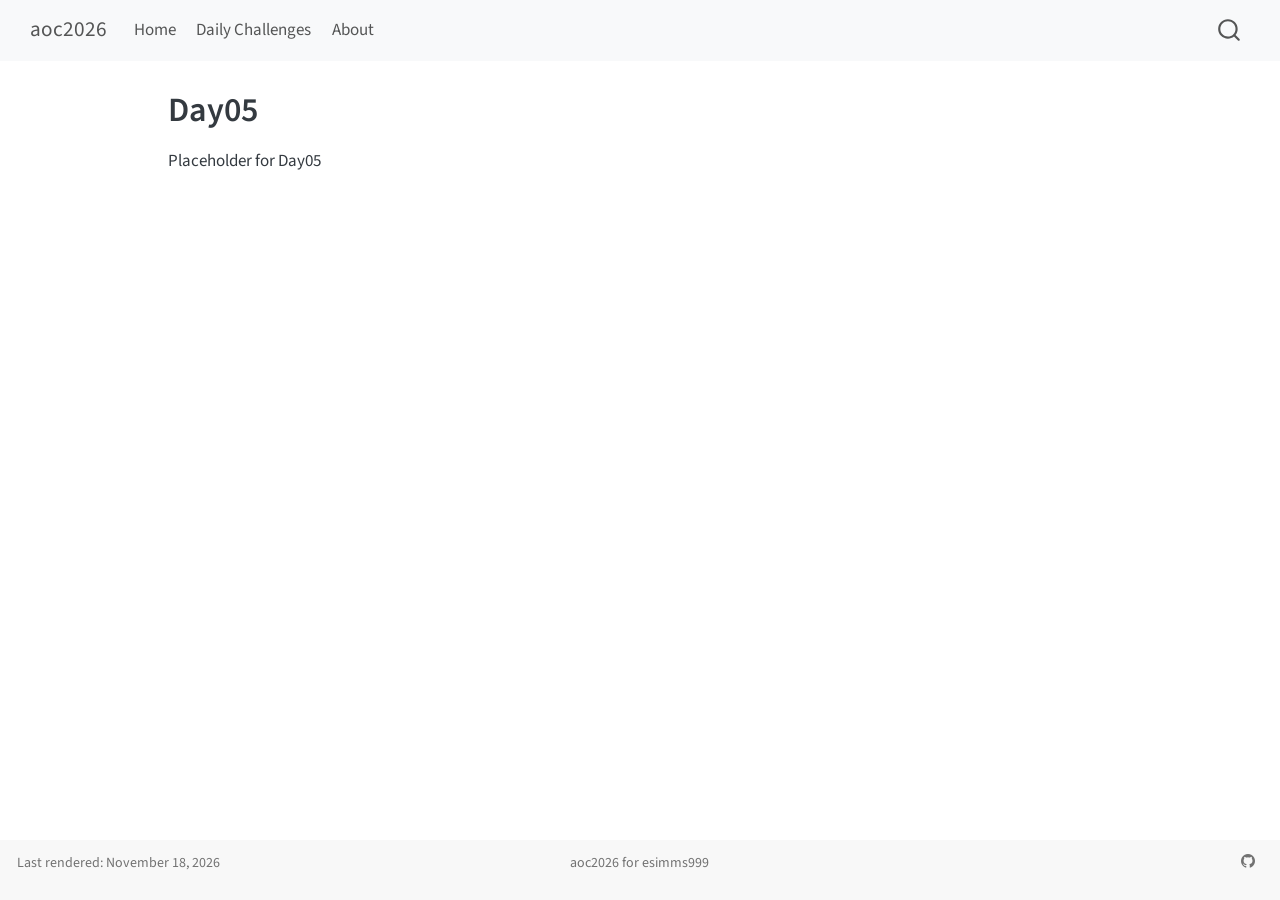
<file: day05.html>
<!DOCTYPE html>
<html xmlns="http://www.w3.org/1999/xhtml" lang="en" xml:lang="en"><head>

<meta charset="utf-8">
<meta name="generator" content="quarto-1.11.9">

<meta name="viewport" content="width=device-width, initial-scale=1.0, user-scalable=yes">

<meta name="dcterms.date" content="2026-11-18">

<title>Day05 – aoc2026</title>
<style>
/* Default styles provided by pandoc.
** See https://pandoc.org/MANUAL.html#variables-for-html for config info.
*/
span.smallcaps{font-variant: small-caps;}
div.columns{display: flex; gap: 1.5em;}
div.column{flex: auto;}
@media screen {
div.columns{gap: min(4vw, 1.5em);}
div.column{overflow-x: auto;}
}
div.hanging-indent{margin-left: 1.5em; text-indent: -1.5em;}
ul.task-list{list-style: none;}
ul.task-list li input[type="checkbox"] {
  width: 0.8em;
  margin: 0 0.8em 0.2em -1em; /* quarto-specific, see https://github.com/quarto-dev/quarto-cli/issues/4556 */ 
  vertical-align: middle;
}
</style>


<script src="site_libs/quarto-nav/quarto-nav.js"></script>
<script src="site_libs/quarto-nav/headroom.min.js"></script>
<script src="site_libs/clipboard/clipboard.min.js"></script>
<script src="site_libs/quarto-search/autocomplete.umd.js"></script>
<script src="site_libs/quarto-search/fuse.min.js"></script>
<script src="site_libs/quarto-search/quarto-search.js"></script>
<meta name="quarto:offset" content="./">
<script src="site_libs/quarto-html/quarto.js" type="module"></script>
<script src="site_libs/quarto-html/tabsets/tabsets.js" type="module"></script>
<script src="site_libs/quarto-html/scrollable-regions/scrollable-regions.js" type="module"></script>
<script src="site_libs/quarto-html/popper.min.js"></script>
<script src="site_libs/quarto-html/tippy.umd.min.js"></script>
<script src="site_libs/quarto-html/anchor.min.js"></script>
<link href="site_libs/quarto-html/tippy.css" rel="stylesheet">
<link href="site_libs/quarto-html/quarto-syntax-highlighting-63b5708e65d6cd79cd7618c58d0c21e7.css" rel="stylesheet" id="quarto-text-highlighting-styles">
<script src="site_libs/bootstrap/bootstrap.min.js"></script>
<link href="site_libs/bootstrap/bootstrap-icons.css" rel="stylesheet">
<link href="site_libs/bootstrap/bootstrap-db43a6e2f0fe89dbafbac413304c0d27.min.css" rel="stylesheet" append-hash="true" id="quarto-bootstrap" data-mode="light">
<script id="quarto-search-options" type="application/json">{
  "location": "navbar",
  "copy-button": false,
  "collapse-after": 3,
  "panel-placement": "end",
  "type": "overlay",
  "limit": 50,
  "keyboard-shortcut": [
    "f",
    "/",
    "s"
  ],
  "show-item-context": false,
  "language": {
    "search-no-results-text": "No results",
    "search-matching-documents-text": "matching documents",
    "search-copy-link-title": "Copy link to search",
    "search-hide-matches-text": "Hide additional matches",
    "search-more-match-text": "more match in this document",
    "search-more-matches-text": "more matches in this document",
    "search-clear-button-title": "Clear",
    "search-text-placeholder": "",
    "search-detached-cancel-button-title": "Cancel",
    "search-submit-button-title": "Submit",
    "search-label": "Search"
  }
}</script>


<link rel="stylesheet" href="styles.css">
</head>

<body class="nav-fixed quarto-light"><a id="quarto-skip-link" class="visually-hidden-focusable" href="#quarto-document-content">Skip to main content</a>

<div id="quarto-search-results"></div>
  <header id="quarto-header" class="headroom fixed-top">
    <nav class="navbar navbar-expand-lg " data-bs-theme="dark" aria-label="Site">
      <div class="navbar-container container-fluid">
      <div class="navbar-brand-container mx-auto">
    <a class="navbar-brand" href="./index.html">
    <span class="navbar-title">aoc2026</span>
    </a>
  </div>
          <button class="navbar-toggler" type="button" data-bs-toggle="collapse" data-bs-target="#navbarCollapse" aria-controls="navbarCollapse" aria-expanded="false" aria-label="Toggle navigation" onclick="if (window.quartoToggleHeadroom) { window.quartoToggleHeadroom(); }">
  <span class="navbar-toggler-icon"></span>
</button>
          <div class="collapse navbar-collapse" id="navbarCollapse">
            <ul class="navbar-nav navbar-nav-scroll me-auto">
  <li class="nav-item">
    <a class="nav-link" href="./index.html"> 
<span class="menu-text">Home</span></a>
  </li>  
  <li class="nav-item">
    <a class="nav-link" href="./daily-challenges.html"> 
<span class="menu-text">Daily Challenges</span></a>
  </li>  
  <li class="nav-item">
    <a class="nav-link" href="./about.html"> 
<span class="menu-text">About</span></a>
  </li>  
</ul>
          </div> <!-- /navcollapse -->
            <div class="quarto-navbar-tools">
</div>
            <div id="quarto-search" class="" title="Search"></div>
      </div> <!-- /container-fluid -->
    </nav>
</header>
<!-- content -->
<div id="quarto-content" class="quarto-container page-columns page-rows-contents page-layout-article page-navbar">
<!-- sidebar -->
<!-- margin-sidebar -->
    <div id="quarto-margin-sidebar" class="sidebar margin-sidebar zindex-bottom">
        
    </div>
<!-- main -->
<main class="content" id="quarto-document-content" tabindex="-1">

<header id="title-block-header" class="quarto-title-block default">
<div class="quarto-title">
<h1 class="title">Day05</h1>
</div>



<div class="quarto-title-meta">

    
    <div>
    <div class="quarto-title-meta-heading">Published</div>
    <div class="quarto-title-meta-contents">
      <p class="date">November 18, 2026</p>
    </div>
  </div>
  
    
  </div>
  


</header>


<p>Placeholder for Day05</p>



</main> <!-- /main -->
<script id="quarto-html-after-body" type="application/javascript">
  window.document.addEventListener("DOMContentLoaded", function (event) {
    const icon = "";
    const anchorJS = new window.AnchorJS();
    anchorJS.options = {
      placement: 'right',
      icon: icon
    };
    anchorJS.add('.anchored');
    const isCodeAnnotation = (el) => {
      for (const clz of el.classList) {
        if (clz.startsWith('code-annotation-')) {                     
          return true;
        }
      }
      return false;
    }
    const onCopySuccess = function(e) {
      // button target
      const button = e.trigger;
      // don't keep focus
      button.blur();
      // flash "checked"
      button.classList.add('code-copy-button-checked');
      var currentTitle = button.getAttribute("title");
      button.setAttribute("title", "Copied!");
      let tooltip;
      if (window.bootstrap) {
        button.setAttribute("data-bs-toggle", "tooltip");
        button.setAttribute("data-bs-placement", "left");
        button.setAttribute("data-bs-title", "Copied!");
        tooltip = new bootstrap.Tooltip(button, 
          { trigger: "manual", 
            customClass: "code-copy-button-tooltip",
            offset: [0, -8]});
        tooltip.show();    
      }
      setTimeout(function() {
        if (tooltip) {
          tooltip.hide();
          button.removeAttribute("data-bs-title");
          button.removeAttribute("data-bs-toggle");
          button.removeAttribute("data-bs-placement");
        }
        button.setAttribute("title", currentTitle);
        button.classList.remove('code-copy-button-checked');
      }, 1000);
      // clear code selection
      e.clearSelection();
    }
    const getTextToCopy = function(trigger) {
      const outerScaffold = trigger.parentElement.cloneNode(true);
      const codeEl = outerScaffold.querySelector('code');
      for (const childEl of codeEl.children) {
        if (isCodeAnnotation(childEl)) {
          childEl.remove();
        }
      }
      return codeEl.innerText;
    }
    const clipboard = new window.ClipboardJS('.code-copy-button:not([data-in-quarto-modal])', {
      text: getTextToCopy
    });
    clipboard.on('success', onCopySuccess);
    if (window.document.getElementById('quarto-embedded-source-code-modal')) {
      const clipboardModal = new window.ClipboardJS('.code-copy-button[data-in-quarto-modal]', {
        text: getTextToCopy,
        container: window.document.getElementById('quarto-embedded-source-code-modal')
      });
      clipboardModal.on('success', onCopySuccess);
    }
      var localhostRegex = new RegExp(/^(?:http|https):\/\/localhost\:?[0-9]*\//);
      var mailtoRegex = new RegExp(/^mailto:/);
        var filterRegex = new RegExp("https:\/\/esimms999\.github\.io\/aoc2026\/");
      var isInternal = (href) => {
          return filterRegex.test(href) || localhostRegex.test(href) || mailtoRegex.test(href);
      }
      // Inspect non-navigation links and adorn them if external
      window.quartoDecorateExternalLinks = function (root) {
     var links = (root || window.document).querySelectorAll('a[href]:not(.nav-link):not(.navbar-brand):not(.toc-action):not(.sidebar-link):not(.sidebar-item-toggle):not(.pagination-link):not(.no-external):not([aria-hidden]):not(.dropdown-item):not(.quarto-navigation-tool):not(.about-link)');
      for (var i=0; i<links.length; i++) {
        const link = links[i];
        if (!isInternal(link.href)) {
          // undo the damage that might have been done by quarto-nav.js in the case of
          // links that we want to consider external
          if (link.dataset.originalHref !== undefined) {
            link.href = link.dataset.originalHref;
          }
          if (!link.classList.contains('no-external-icon')) {
          }
        }
      }
      };
      window.quartoDecorateExternalLinks(window.document);
    // Esc closes the popup (WCAG 1.4.13) and focus leaving both trigger and
    // popup closes it (WCAG 2.4.11); tippy handles neither for interactive popups.
    const hideOnEscAndFocusOut = {
      name: 'hideOnEscAndFocusOut',
      defaultValue: true,
      fn(instance) {
        const dismiss = () => {
          // A show scheduled by the trigger delay would otherwise reopen it
          instance.clearDelayTimeouts();
          instance.hide();
        };
        const onKeyDown = (event) => {
          if (event.key !== 'Escape') {
            return;
          }
          // Keep Esc from also reaching page handlers (e.g. reveal.js overview),
          // except an open reveal.js slide menu, which Esc should close too.
          // The menu handles keys only when its keyboard option is on.
          const menuHandlesEsc = window.Reveal?.getPlugin?.('menu')?.isOpen() &&
            window.Reveal.getConfig().menu?.keyboard !== false;
          if (!menuHandlesEsc) {
            event.stopPropagation();
          }
          if (instance.popper.contains(window.document.activeElement)) {
            // Disabled while refocusing so the focus trigger does not reopen it
            instance.disable();
            instance.reference.focus();
            instance.enable();
          }
          dismiss();
        };
        const onFocusOut = (event) => {
          const target = event.relatedTarget;
          if (target && !instance.reference.contains(target) &&
              !instance.popper.contains(target)) {
            dismiss();
          }
        };
        // On the trigger too: a click trigger (code-annotations: select) has no
        // blur handling. Attached for the instance's lifetime so leaving the
        // trigger also cancels a show still pending on the trigger delay.
        instance.reference.addEventListener('focusout', onFocusOut);
        return {
          onShow() {
            window.document.addEventListener('keydown', onKeyDown, true);
            instance.popper.addEventListener('focusout', onFocusOut);
          },
          onHide() {
            window.document.removeEventListener('keydown', onKeyDown, true);
            instance.popper.removeEventListener('focusout', onFocusOut);
          },
          onDestroy() {
            instance.reference.removeEventListener('focusout', onFocusOut);
          },
        };
      },
    };
    function tippyHover(el, contentFn, onTriggerFn, onUntriggerFn) {
      const config = {
        allowHTML: true,
        maxWidth: 500,
        delay: 100,
        arrow: false,
        appendTo: function(el) {
            return el.parentElement;
        },
        interactive: true,
        interactiveBorder: 10,
        theme: 'quarto',
        placement: 'bottom-start',
        plugins: [hideOnEscAndFocusOut],
      };
      if (contentFn) {
        config.content = contentFn;
      }
      if (onTriggerFn) {
        config.onTrigger = onTriggerFn;
      }
      if (onUntriggerFn) {
        config.onUntrigger = onUntriggerFn;
      }
      window.tippy(el, config); 
    }
    const noterefs = window.document.querySelectorAll('a[role="doc-noteref"]');
    for (var i=0; i<noterefs.length; i++) {
      const ref = noterefs[i];
      tippyHover(ref, function() {
        // use id or data attribute instead here
        let href = ref.getAttribute('data-footnote-href') || ref.getAttribute('href');
        try { href = new URL(href).hash; } catch {}
        const id = href.replace(/^#\/?/, "");
        const note = window.document.getElementById(id);
        if (note) {
          return note.innerHTML;
        } else {
          return "";
        }
      });
    }
    const xrefs = window.document.querySelectorAll('a.quarto-xref');
    const processXRef = (id, note) => {
      // Strip column container classes
      const stripColumnClz = (el) => {
        el.classList.remove("page-full", "page-columns");
        if (el.children) {
          for (const child of el.children) {
            stripColumnClz(child);
          }
        }
      }
      stripColumnClz(note)
      if (id === null || id.startsWith('sec-')) {
        // Special case sections, only their first couple elements
        const container = document.createElement("div");
        if (note.children && note.children.length > 2) {
          container.appendChild(note.children[0].cloneNode(true));
          for (let i = 1; i < note.children.length; i++) {
            const child = note.children[i];
            if (child.tagName === "P" && child.innerText === "") {
              continue;
            } else {
              container.appendChild(child.cloneNode(true));
              break;
            }
          }
          if (window.Quarto?.typesetMath) {
            window.Quarto.typesetMath(container);
          }
          return container.innerHTML
        } else {
          if (window.Quarto?.typesetMath) {
            window.Quarto.typesetMath(note);
          }
          return note.innerHTML;
        }
      } else {
        // Remove any anchor links if they are present
        const anchorLink = note.querySelector('a.anchorjs-link');
        if (anchorLink) {
          anchorLink.remove();
        }
        if (window.Quarto?.typesetMath) {
          window.Quarto.typesetMath(note);
        }
        if (note.classList.contains("callout")) {
          return note.outerHTML;
        } else {
          return note.innerHTML;
        }
      }
    }
    for (var i=0; i<xrefs.length; i++) {
      const xref = xrefs[i];
      tippyHover(xref, undefined, function(instance) {
        instance.disable();
        let url = xref.getAttribute('href');
        let hash = undefined; 
        if (url.startsWith('#')) {
          hash = url;
        } else {
          try { hash = new URL(url).hash; } catch {}
        }
        if (hash) {
          const id = hash.replace(/^#\/?/, "");
          const note = window.document.getElementById(id);
          if (note !== null) {
            try {
              const html = processXRef(id, note.cloneNode(true));
              instance.setContent(html);
            } finally {
              instance.enable();
              instance.show();
            }
          } else {
            // See if we can fetch this
            fetch(url.split('#')[0])
            .then(res => res.text())
            .then(html => {
              const parser = new DOMParser();
              const htmlDoc = parser.parseFromString(html, "text/html");
              const note = htmlDoc.getElementById(id);
              if (note !== null) {
                const html = processXRef(id, note);
                instance.setContent(html);
              } 
            }).finally(() => {
              instance.enable();
              instance.show();
            });
          }
        } else {
          // See if we can fetch a full url (with no hash to target)
          // This is a special case and we should probably do some content thinning / targeting
          fetch(url)
          .then(res => res.text())
          .then(html => {
            const parser = new DOMParser();
            const htmlDoc = parser.parseFromString(html, "text/html");
            const note = htmlDoc.querySelector('main.content');
            if (note !== null) {
              // This should only happen for chapter cross references
              // (since there is no id in the URL)
              // remove the first header
              if (note.children.length > 0 && note.children[0].tagName === "HEADER") {
                note.children[0].remove();
              }
              const html = processXRef(null, note);
              instance.setContent(html);
            } 
          }).finally(() => {
            instance.enable();
            instance.show();
          });
        }
      }, function(instance) {
      });
    }
        let selectedAnnoteEl;
        const selectorForAnnotation = ( cell, annotation) => {
          let cellAttr = 'data-code-cell="' + cell + '"';
          let lineAttr = 'data-code-annotation="' +  annotation + '"';
          const selector = 'span[' + cellAttr + '][' + lineAttr + ']';
          return selector;
        }
        const selectCodeLines = (annoteEl) => {
          const doc = window.document;
          const targetCell = annoteEl.getAttribute("data-target-cell");
          const targetAnnotation = annoteEl.getAttribute("data-target-annotation");
          const annoteSpan = window.document.querySelector(selectorForAnnotation(targetCell, targetAnnotation));
          const lines = annoteSpan.getAttribute("data-code-lines").split(",");
          const lineIds = lines.map((line) => {
            return targetCell + "-" + line;
          })
          // Each band is positioned against its own containing block, which is
          // not the offsetParent of the lines, so place it from client rects.
          const placeBand = (band, firstEl, lastEl, codeBlock) => {
            const container = band.offsetParent;
            if (container === null) {
              return;
            }
            const containerRect = container.getBoundingClientRect();
            // Reveal.js scales slides with a transform, so convert client
            // pixels back to the CSS pixels of the container.
            const scale = containerRect.height / container.offsetHeight || 1;
            const firstRect = firstEl.getBoundingClientRect();
            const lastRect = lastEl.getBoundingClientRect();
            const top = (firstRect.top - containerRect.top) / scale - container.clientTop + container.scrollTop;
            const height = (lastRect.bottom - firstRect.top) / scale;
            band.style.top = top - 2 + "px";
            band.style.height = height + 4 + "px";
            if (codeBlock) {
              // Without the copy button wrapper, the containing block is wider
              // than the code block, so span the code block explicitly.
              const blockRect = codeBlock.getBoundingClientRect();
              band.style.left = (blockRect.left - containerRect.left) / scale - container.clientLeft + container.scrollLeft + "px";
              band.style.width = blockRect.width / scale + "px";
            }
          };
          if (lineIds.length > 0) {
            const el = window.document.getElementById(lineIds[0]);
            const lastEl = window.document.getElementById(lineIds[lineIds.length - 1]);
            const parent = el.parentElement.parentElement;
            // cook up a div (if necessary) and position it
            let div = window.document.getElementById("code-annotation-line-highlight");
            if (div === null) {
              div = window.document.createElement("div");
              div.setAttribute("id", "code-annotation-line-highlight");
              div.style.position = 'absolute';
              parent.appendChild(div);
            }
            placeBand(div, el, lastEl, parent.closest("div.sourceCode") || parent);
            let gutterDiv = window.document.getElementById("code-annotation-line-highlight-gutter");
            if (gutterDiv === null) {
              gutterDiv = window.document.createElement("div");
              gutterDiv.setAttribute("id", "code-annotation-line-highlight-gutter");
              gutterDiv.style.position = 'absolute';
              const codeCell = window.document.getElementById(targetCell);
              const gutter = codeCell.querySelector('.code-annotation-gutter');
              gutter.appendChild(gutterDiv);
            }
            placeBand(gutterDiv, el, lastEl);
            selectedAnnoteEl = annoteEl;
          }
        };
        const unselectCodeLines = () => {
          const elementsIds = ["code-annotation-line-highlight", "code-annotation-line-highlight-gutter"];
          elementsIds.forEach((elId) => {
            const div = window.document.getElementById(elId);
            if (div) {
              div.remove();
            }
          });
          selectedAnnoteEl = undefined;
        };
          // Handle positioning of the toggle
      window.addEventListener(
        "resize",
        throttle(() => {
          elRect = undefined;
          if (selectedAnnoteEl) {
            selectCodeLines(selectedAnnoteEl);
          }
        }, 10)
      );
      function throttle(fn, ms) {
      let throttle = false;
      let timer;
        return (...args) => {
          if(!throttle) { // first call gets through
              fn.apply(this, args);
              throttle = true;
          } else { // all the others get throttled
              if(timer) clearTimeout(timer); // cancel #2
              timer = setTimeout(() => {
                fn.apply(this, args);
                timer = throttle = false;
              }, ms);
          }
        };
      }
        // Attach click handler to the DT
        const annoteDls = window.document.querySelectorAll('dt[data-target-cell]');
        for (const annoteDlNode of annoteDls) {
          annoteDlNode.addEventListener('click', (event) => {
            const clickedEl = event.target;
            if (clickedEl !== selectedAnnoteEl) {
              unselectCodeLines();
              const activeEl = window.document.querySelector('dt[data-target-cell].code-annotation-active');
              if (activeEl) {
                activeEl.classList.remove('code-annotation-active');
              }
              selectCodeLines(clickedEl);
              clickedEl.classList.add('code-annotation-active');
            } else {
              // Unselect the line
              unselectCodeLines();
              clickedEl.classList.remove('code-annotation-active');
            }
          });
        }
    const findCites = (el) => {
      const parentEl = el.parentElement;
      if (parentEl) {
        const cites = parentEl.dataset.cites;
        if (cites) {
          return {
            el,
            cites: cites.split(' ')
          };
        } else {
          return findCites(el.parentElement)
        }
      } else {
        return undefined;
      }
    };
    var bibliorefs = window.document.querySelectorAll('a[role="doc-biblioref"]');
    for (var i=0; i<bibliorefs.length; i++) {
      const ref = bibliorefs[i];
      const citeInfo = findCites(ref);
      if (citeInfo) {
        tippyHover(citeInfo.el, function() {
          var popup = window.document.createElement('div');
          citeInfo.cites.forEach(function(cite) {
            var citeDiv = window.document.createElement('div');
            citeDiv.classList.add('hanging-indent');
            citeDiv.classList.add('csl-entry');
            var biblioDiv = window.document.getElementById('ref-' + cite);
            if (biblioDiv) {
              citeDiv.innerHTML = biblioDiv.innerHTML;
            }
            popup.appendChild(citeDiv);
          });
          return popup.innerHTML;
        });
      }
    }
  });
  </script>
  <script type="application/javascript">
  window.quartoScrollableRegionsLabels = {"code":"Scrollable code","output":"Scrollable output"};
  </script>
</div> <!-- /content -->
<footer class="footer">
  <div class="nav-footer">
    <div class="nav-footer-left">
<p>Last rendered: November 18, 2026</p>
</div>   
    <div class="nav-footer-center">
      <ul class="footer-items list-unstyled">
    <li class="nav-item">
 aoc2026 for esimms999
  </li>  
</ul>
    </div>
    <div class="nav-footer-right">
      <ul class="footer-items list-unstyled">
    <li class="nav-item compact">
    <a class="nav-link" href="https://github.com/esimms999/aoc2026">
      <i class="bi bi-github" role="img">
</i> 
    </a>
  </li>  
</ul>
    </div>
  </div>
</footer>




</body></html>
</file>
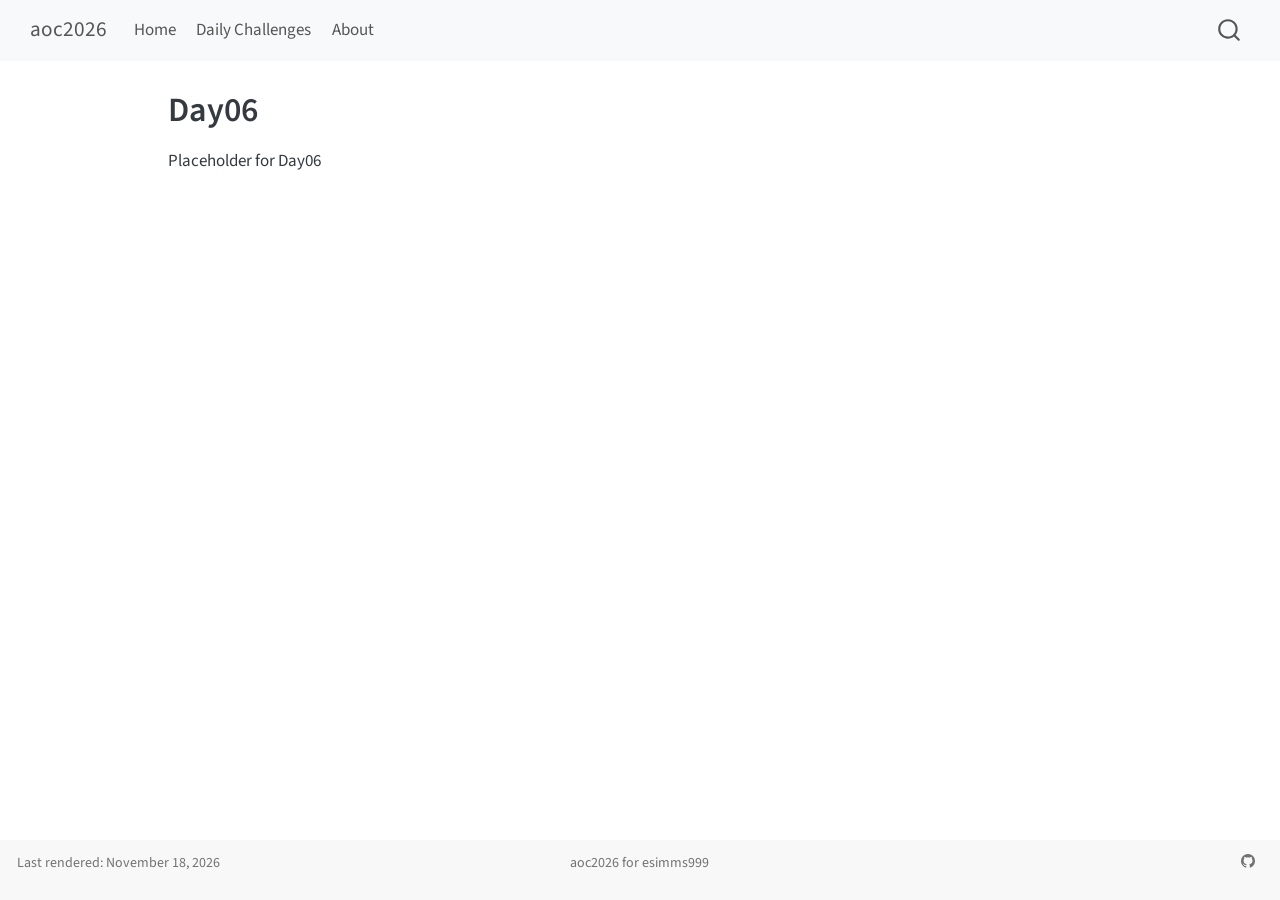
<file: day06.html>
<!DOCTYPE html>
<html xmlns="http://www.w3.org/1999/xhtml" lang="en" xml:lang="en"><head>

<meta charset="utf-8">
<meta name="generator" content="quarto-1.11.9">

<meta name="viewport" content="width=device-width, initial-scale=1.0, user-scalable=yes">

<meta name="dcterms.date" content="2026-11-18">

<title>Day06 – aoc2026</title>
<style>
/* Default styles provided by pandoc.
** See https://pandoc.org/MANUAL.html#variables-for-html for config info.
*/
span.smallcaps{font-variant: small-caps;}
div.columns{display: flex; gap: 1.5em;}
div.column{flex: auto;}
@media screen {
div.columns{gap: min(4vw, 1.5em);}
div.column{overflow-x: auto;}
}
div.hanging-indent{margin-left: 1.5em; text-indent: -1.5em;}
ul.task-list{list-style: none;}
ul.task-list li input[type="checkbox"] {
  width: 0.8em;
  margin: 0 0.8em 0.2em -1em; /* quarto-specific, see https://github.com/quarto-dev/quarto-cli/issues/4556 */ 
  vertical-align: middle;
}
</style>


<script src="site_libs/quarto-nav/quarto-nav.js"></script>
<script src="site_libs/quarto-nav/headroom.min.js"></script>
<script src="site_libs/clipboard/clipboard.min.js"></script>
<script src="site_libs/quarto-search/autocomplete.umd.js"></script>
<script src="site_libs/quarto-search/fuse.min.js"></script>
<script src="site_libs/quarto-search/quarto-search.js"></script>
<meta name="quarto:offset" content="./">
<script src="site_libs/quarto-html/quarto.js" type="module"></script>
<script src="site_libs/quarto-html/tabsets/tabsets.js" type="module"></script>
<script src="site_libs/quarto-html/scrollable-regions/scrollable-regions.js" type="module"></script>
<script src="site_libs/quarto-html/popper.min.js"></script>
<script src="site_libs/quarto-html/tippy.umd.min.js"></script>
<script src="site_libs/quarto-html/anchor.min.js"></script>
<link href="site_libs/quarto-html/tippy.css" rel="stylesheet">
<link href="site_libs/quarto-html/quarto-syntax-highlighting-63b5708e65d6cd79cd7618c58d0c21e7.css" rel="stylesheet" id="quarto-text-highlighting-styles">
<script src="site_libs/bootstrap/bootstrap.min.js"></script>
<link href="site_libs/bootstrap/bootstrap-icons.css" rel="stylesheet">
<link href="site_libs/bootstrap/bootstrap-db43a6e2f0fe89dbafbac413304c0d27.min.css" rel="stylesheet" append-hash="true" id="quarto-bootstrap" data-mode="light">
<script id="quarto-search-options" type="application/json">{
  "location": "navbar",
  "copy-button": false,
  "collapse-after": 3,
  "panel-placement": "end",
  "type": "overlay",
  "limit": 50,
  "keyboard-shortcut": [
    "f",
    "/",
    "s"
  ],
  "show-item-context": false,
  "language": {
    "search-no-results-text": "No results",
    "search-matching-documents-text": "matching documents",
    "search-copy-link-title": "Copy link to search",
    "search-hide-matches-text": "Hide additional matches",
    "search-more-match-text": "more match in this document",
    "search-more-matches-text": "more matches in this document",
    "search-clear-button-title": "Clear",
    "search-text-placeholder": "",
    "search-detached-cancel-button-title": "Cancel",
    "search-submit-button-title": "Submit",
    "search-label": "Search"
  }
}</script>


<link rel="stylesheet" href="styles.css">
</head>

<body class="nav-fixed quarto-light"><a id="quarto-skip-link" class="visually-hidden-focusable" href="#quarto-document-content">Skip to main content</a>

<div id="quarto-search-results"></div>
  <header id="quarto-header" class="headroom fixed-top">
    <nav class="navbar navbar-expand-lg " data-bs-theme="dark" aria-label="Site">
      <div class="navbar-container container-fluid">
      <div class="navbar-brand-container mx-auto">
    <a class="navbar-brand" href="./index.html">
    <span class="navbar-title">aoc2026</span>
    </a>
  </div>
          <button class="navbar-toggler" type="button" data-bs-toggle="collapse" data-bs-target="#navbarCollapse" aria-controls="navbarCollapse" aria-expanded="false" aria-label="Toggle navigation" onclick="if (window.quartoToggleHeadroom) { window.quartoToggleHeadroom(); }">
  <span class="navbar-toggler-icon"></span>
</button>
          <div class="collapse navbar-collapse" id="navbarCollapse">
            <ul class="navbar-nav navbar-nav-scroll me-auto">
  <li class="nav-item">
    <a class="nav-link" href="./index.html"> 
<span class="menu-text">Home</span></a>
  </li>  
  <li class="nav-item">
    <a class="nav-link" href="./daily-challenges.html"> 
<span class="menu-text">Daily Challenges</span></a>
  </li>  
  <li class="nav-item">
    <a class="nav-link" href="./about.html"> 
<span class="menu-text">About</span></a>
  </li>  
</ul>
          </div> <!-- /navcollapse -->
            <div class="quarto-navbar-tools">
</div>
            <div id="quarto-search" class="" title="Search"></div>
      </div> <!-- /container-fluid -->
    </nav>
</header>
<!-- content -->
<div id="quarto-content" class="quarto-container page-columns page-rows-contents page-layout-article page-navbar">
<!-- sidebar -->
<!-- margin-sidebar -->
    <div id="quarto-margin-sidebar" class="sidebar margin-sidebar zindex-bottom">
        
    </div>
<!-- main -->
<main class="content" id="quarto-document-content" tabindex="-1">

<header id="title-block-header" class="quarto-title-block default">
<div class="quarto-title">
<h1 class="title">Day06</h1>
</div>



<div class="quarto-title-meta">

    
    <div>
    <div class="quarto-title-meta-heading">Published</div>
    <div class="quarto-title-meta-contents">
      <p class="date">November 18, 2026</p>
    </div>
  </div>
  
    
  </div>
  


</header>


<p>Placeholder for Day06</p>



</main> <!-- /main -->
<script id="quarto-html-after-body" type="application/javascript">
  window.document.addEventListener("DOMContentLoaded", function (event) {
    const icon = "";
    const anchorJS = new window.AnchorJS();
    anchorJS.options = {
      placement: 'right',
      icon: icon
    };
    anchorJS.add('.anchored');
    const isCodeAnnotation = (el) => {
      for (const clz of el.classList) {
        if (clz.startsWith('code-annotation-')) {                     
          return true;
        }
      }
      return false;
    }
    const onCopySuccess = function(e) {
      // button target
      const button = e.trigger;
      // don't keep focus
      button.blur();
      // flash "checked"
      button.classList.add('code-copy-button-checked');
      var currentTitle = button.getAttribute("title");
      button.setAttribute("title", "Copied!");
      let tooltip;
      if (window.bootstrap) {
        button.setAttribute("data-bs-toggle", "tooltip");
        button.setAttribute("data-bs-placement", "left");
        button.setAttribute("data-bs-title", "Copied!");
        tooltip = new bootstrap.Tooltip(button, 
          { trigger: "manual", 
            customClass: "code-copy-button-tooltip",
            offset: [0, -8]});
        tooltip.show();    
      }
      setTimeout(function() {
        if (tooltip) {
          tooltip.hide();
          button.removeAttribute("data-bs-title");
          button.removeAttribute("data-bs-toggle");
          button.removeAttribute("data-bs-placement");
        }
        button.setAttribute("title", currentTitle);
        button.classList.remove('code-copy-button-checked');
      }, 1000);
      // clear code selection
      e.clearSelection();
    }
    const getTextToCopy = function(trigger) {
      const outerScaffold = trigger.parentElement.cloneNode(true);
      const codeEl = outerScaffold.querySelector('code');
      for (const childEl of codeEl.children) {
        if (isCodeAnnotation(childEl)) {
          childEl.remove();
        }
      }
      return codeEl.innerText;
    }
    const clipboard = new window.ClipboardJS('.code-copy-button:not([data-in-quarto-modal])', {
      text: getTextToCopy
    });
    clipboard.on('success', onCopySuccess);
    if (window.document.getElementById('quarto-embedded-source-code-modal')) {
      const clipboardModal = new window.ClipboardJS('.code-copy-button[data-in-quarto-modal]', {
        text: getTextToCopy,
        container: window.document.getElementById('quarto-embedded-source-code-modal')
      });
      clipboardModal.on('success', onCopySuccess);
    }
      var localhostRegex = new RegExp(/^(?:http|https):\/\/localhost\:?[0-9]*\//);
      var mailtoRegex = new RegExp(/^mailto:/);
        var filterRegex = new RegExp("https:\/\/esimms999\.github\.io\/aoc2026\/");
      var isInternal = (href) => {
          return filterRegex.test(href) || localhostRegex.test(href) || mailtoRegex.test(href);
      }
      // Inspect non-navigation links and adorn them if external
      window.quartoDecorateExternalLinks = function (root) {
     var links = (root || window.document).querySelectorAll('a[href]:not(.nav-link):not(.navbar-brand):not(.toc-action):not(.sidebar-link):not(.sidebar-item-toggle):not(.pagination-link):not(.no-external):not([aria-hidden]):not(.dropdown-item):not(.quarto-navigation-tool):not(.about-link)');
      for (var i=0; i<links.length; i++) {
        const link = links[i];
        if (!isInternal(link.href)) {
          // undo the damage that might have been done by quarto-nav.js in the case of
          // links that we want to consider external
          if (link.dataset.originalHref !== undefined) {
            link.href = link.dataset.originalHref;
          }
          if (!link.classList.contains('no-external-icon')) {
          }
        }
      }
      };
      window.quartoDecorateExternalLinks(window.document);
    // Esc closes the popup (WCAG 1.4.13) and focus leaving both trigger and
    // popup closes it (WCAG 2.4.11); tippy handles neither for interactive popups.
    const hideOnEscAndFocusOut = {
      name: 'hideOnEscAndFocusOut',
      defaultValue: true,
      fn(instance) {
        const dismiss = () => {
          // A show scheduled by the trigger delay would otherwise reopen it
          instance.clearDelayTimeouts();
          instance.hide();
        };
        const onKeyDown = (event) => {
          if (event.key !== 'Escape') {
            return;
          }
          // Keep Esc from also reaching page handlers (e.g. reveal.js overview),
          // except an open reveal.js slide menu, which Esc should close too.
          // The menu handles keys only when its keyboard option is on.
          const menuHandlesEsc = window.Reveal?.getPlugin?.('menu')?.isOpen() &&
            window.Reveal.getConfig().menu?.keyboard !== false;
          if (!menuHandlesEsc) {
            event.stopPropagation();
          }
          if (instance.popper.contains(window.document.activeElement)) {
            // Disabled while refocusing so the focus trigger does not reopen it
            instance.disable();
            instance.reference.focus();
            instance.enable();
          }
          dismiss();
        };
        const onFocusOut = (event) => {
          const target = event.relatedTarget;
          if (target && !instance.reference.contains(target) &&
              !instance.popper.contains(target)) {
            dismiss();
          }
        };
        // On the trigger too: a click trigger (code-annotations: select) has no
        // blur handling. Attached for the instance's lifetime so leaving the
        // trigger also cancels a show still pending on the trigger delay.
        instance.reference.addEventListener('focusout', onFocusOut);
        return {
          onShow() {
            window.document.addEventListener('keydown', onKeyDown, true);
            instance.popper.addEventListener('focusout', onFocusOut);
          },
          onHide() {
            window.document.removeEventListener('keydown', onKeyDown, true);
            instance.popper.removeEventListener('focusout', onFocusOut);
          },
          onDestroy() {
            instance.reference.removeEventListener('focusout', onFocusOut);
          },
        };
      },
    };
    function tippyHover(el, contentFn, onTriggerFn, onUntriggerFn) {
      const config = {
        allowHTML: true,
        maxWidth: 500,
        delay: 100,
        arrow: false,
        appendTo: function(el) {
            return el.parentElement;
        },
        interactive: true,
        interactiveBorder: 10,
        theme: 'quarto',
        placement: 'bottom-start',
        plugins: [hideOnEscAndFocusOut],
      };
      if (contentFn) {
        config.content = contentFn;
      }
      if (onTriggerFn) {
        config.onTrigger = onTriggerFn;
      }
      if (onUntriggerFn) {
        config.onUntrigger = onUntriggerFn;
      }
      window.tippy(el, config); 
    }
    const noterefs = window.document.querySelectorAll('a[role="doc-noteref"]');
    for (var i=0; i<noterefs.length; i++) {
      const ref = noterefs[i];
      tippyHover(ref, function() {
        // use id or data attribute instead here
        let href = ref.getAttribute('data-footnote-href') || ref.getAttribute('href');
        try { href = new URL(href).hash; } catch {}
        const id = href.replace(/^#\/?/, "");
        const note = window.document.getElementById(id);
        if (note) {
          return note.innerHTML;
        } else {
          return "";
        }
      });
    }
    const xrefs = window.document.querySelectorAll('a.quarto-xref');
    const processXRef = (id, note) => {
      // Strip column container classes
      const stripColumnClz = (el) => {
        el.classList.remove("page-full", "page-columns");
        if (el.children) {
          for (const child of el.children) {
            stripColumnClz(child);
          }
        }
      }
      stripColumnClz(note)
      if (id === null || id.startsWith('sec-')) {
        // Special case sections, only their first couple elements
        const container = document.createElement("div");
        if (note.children && note.children.length > 2) {
          container.appendChild(note.children[0].cloneNode(true));
          for (let i = 1; i < note.children.length; i++) {
            const child = note.children[i];
            if (child.tagName === "P" && child.innerText === "") {
              continue;
            } else {
              container.appendChild(child.cloneNode(true));
              break;
            }
          }
          if (window.Quarto?.typesetMath) {
            window.Quarto.typesetMath(container);
          }
          return container.innerHTML
        } else {
          if (window.Quarto?.typesetMath) {
            window.Quarto.typesetMath(note);
          }
          return note.innerHTML;
        }
      } else {
        // Remove any anchor links if they are present
        const anchorLink = note.querySelector('a.anchorjs-link');
        if (anchorLink) {
          anchorLink.remove();
        }
        if (window.Quarto?.typesetMath) {
          window.Quarto.typesetMath(note);
        }
        if (note.classList.contains("callout")) {
          return note.outerHTML;
        } else {
          return note.innerHTML;
        }
      }
    }
    for (var i=0; i<xrefs.length; i++) {
      const xref = xrefs[i];
      tippyHover(xref, undefined, function(instance) {
        instance.disable();
        let url = xref.getAttribute('href');
        let hash = undefined; 
        if (url.startsWith('#')) {
          hash = url;
        } else {
          try { hash = new URL(url).hash; } catch {}
        }
        if (hash) {
          const id = hash.replace(/^#\/?/, "");
          const note = window.document.getElementById(id);
          if (note !== null) {
            try {
              const html = processXRef(id, note.cloneNode(true));
              instance.setContent(html);
            } finally {
              instance.enable();
              instance.show();
            }
          } else {
            // See if we can fetch this
            fetch(url.split('#')[0])
            .then(res => res.text())
            .then(html => {
              const parser = new DOMParser();
              const htmlDoc = parser.parseFromString(html, "text/html");
              const note = htmlDoc.getElementById(id);
              if (note !== null) {
                const html = processXRef(id, note);
                instance.setContent(html);
              } 
            }).finally(() => {
              instance.enable();
              instance.show();
            });
          }
        } else {
          // See if we can fetch a full url (with no hash to target)
          // This is a special case and we should probably do some content thinning / targeting
          fetch(url)
          .then(res => res.text())
          .then(html => {
            const parser = new DOMParser();
            const htmlDoc = parser.parseFromString(html, "text/html");
            const note = htmlDoc.querySelector('main.content');
            if (note !== null) {
              // This should only happen for chapter cross references
              // (since there is no id in the URL)
              // remove the first header
              if (note.children.length > 0 && note.children[0].tagName === "HEADER") {
                note.children[0].remove();
              }
              const html = processXRef(null, note);
              instance.setContent(html);
            } 
          }).finally(() => {
            instance.enable();
            instance.show();
          });
        }
      }, function(instance) {
      });
    }
        let selectedAnnoteEl;
        const selectorForAnnotation = ( cell, annotation) => {
          let cellAttr = 'data-code-cell="' + cell + '"';
          let lineAttr = 'data-code-annotation="' +  annotation + '"';
          const selector = 'span[' + cellAttr + '][' + lineAttr + ']';
          return selector;
        }
        const selectCodeLines = (annoteEl) => {
          const doc = window.document;
          const targetCell = annoteEl.getAttribute("data-target-cell");
          const targetAnnotation = annoteEl.getAttribute("data-target-annotation");
          const annoteSpan = window.document.querySelector(selectorForAnnotation(targetCell, targetAnnotation));
          const lines = annoteSpan.getAttribute("data-code-lines").split(",");
          const lineIds = lines.map((line) => {
            return targetCell + "-" + line;
          })
          // Each band is positioned against its own containing block, which is
          // not the offsetParent of the lines, so place it from client rects.
          const placeBand = (band, firstEl, lastEl, codeBlock) => {
            const container = band.offsetParent;
            if (container === null) {
              return;
            }
            const containerRect = container.getBoundingClientRect();
            // Reveal.js scales slides with a transform, so convert client
            // pixels back to the CSS pixels of the container.
            const scale = containerRect.height / container.offsetHeight || 1;
            const firstRect = firstEl.getBoundingClientRect();
            const lastRect = lastEl.getBoundingClientRect();
            const top = (firstRect.top - containerRect.top) / scale - container.clientTop + container.scrollTop;
            const height = (lastRect.bottom - firstRect.top) / scale;
            band.style.top = top - 2 + "px";
            band.style.height = height + 4 + "px";
            if (codeBlock) {
              // Without the copy button wrapper, the containing block is wider
              // than the code block, so span the code block explicitly.
              const blockRect = codeBlock.getBoundingClientRect();
              band.style.left = (blockRect.left - containerRect.left) / scale - container.clientLeft + container.scrollLeft + "px";
              band.style.width = blockRect.width / scale + "px";
            }
          };
          if (lineIds.length > 0) {
            const el = window.document.getElementById(lineIds[0]);
            const lastEl = window.document.getElementById(lineIds[lineIds.length - 1]);
            const parent = el.parentElement.parentElement;
            // cook up a div (if necessary) and position it
            let div = window.document.getElementById("code-annotation-line-highlight");
            if (div === null) {
              div = window.document.createElement("div");
              div.setAttribute("id", "code-annotation-line-highlight");
              div.style.position = 'absolute';
              parent.appendChild(div);
            }
            placeBand(div, el, lastEl, parent.closest("div.sourceCode") || parent);
            let gutterDiv = window.document.getElementById("code-annotation-line-highlight-gutter");
            if (gutterDiv === null) {
              gutterDiv = window.document.createElement("div");
              gutterDiv.setAttribute("id", "code-annotation-line-highlight-gutter");
              gutterDiv.style.position = 'absolute';
              const codeCell = window.document.getElementById(targetCell);
              const gutter = codeCell.querySelector('.code-annotation-gutter');
              gutter.appendChild(gutterDiv);
            }
            placeBand(gutterDiv, el, lastEl);
            selectedAnnoteEl = annoteEl;
          }
        };
        const unselectCodeLines = () => {
          const elementsIds = ["code-annotation-line-highlight", "code-annotation-line-highlight-gutter"];
          elementsIds.forEach((elId) => {
            const div = window.document.getElementById(elId);
            if (div) {
              div.remove();
            }
          });
          selectedAnnoteEl = undefined;
        };
          // Handle positioning of the toggle
      window.addEventListener(
        "resize",
        throttle(() => {
          elRect = undefined;
          if (selectedAnnoteEl) {
            selectCodeLines(selectedAnnoteEl);
          }
        }, 10)
      );
      function throttle(fn, ms) {
      let throttle = false;
      let timer;
        return (...args) => {
          if(!throttle) { // first call gets through
              fn.apply(this, args);
              throttle = true;
          } else { // all the others get throttled
              if(timer) clearTimeout(timer); // cancel #2
              timer = setTimeout(() => {
                fn.apply(this, args);
                timer = throttle = false;
              }, ms);
          }
        };
      }
        // Attach click handler to the DT
        const annoteDls = window.document.querySelectorAll('dt[data-target-cell]');
        for (const annoteDlNode of annoteDls) {
          annoteDlNode.addEventListener('click', (event) => {
            const clickedEl = event.target;
            if (clickedEl !== selectedAnnoteEl) {
              unselectCodeLines();
              const activeEl = window.document.querySelector('dt[data-target-cell].code-annotation-active');
              if (activeEl) {
                activeEl.classList.remove('code-annotation-active');
              }
              selectCodeLines(clickedEl);
              clickedEl.classList.add('code-annotation-active');
            } else {
              // Unselect the line
              unselectCodeLines();
              clickedEl.classList.remove('code-annotation-active');
            }
          });
        }
    const findCites = (el) => {
      const parentEl = el.parentElement;
      if (parentEl) {
        const cites = parentEl.dataset.cites;
        if (cites) {
          return {
            el,
            cites: cites.split(' ')
          };
        } else {
          return findCites(el.parentElement)
        }
      } else {
        return undefined;
      }
    };
    var bibliorefs = window.document.querySelectorAll('a[role="doc-biblioref"]');
    for (var i=0; i<bibliorefs.length; i++) {
      const ref = bibliorefs[i];
      const citeInfo = findCites(ref);
      if (citeInfo) {
        tippyHover(citeInfo.el, function() {
          var popup = window.document.createElement('div');
          citeInfo.cites.forEach(function(cite) {
            var citeDiv = window.document.createElement('div');
            citeDiv.classList.add('hanging-indent');
            citeDiv.classList.add('csl-entry');
            var biblioDiv = window.document.getElementById('ref-' + cite);
            if (biblioDiv) {
              citeDiv.innerHTML = biblioDiv.innerHTML;
            }
            popup.appendChild(citeDiv);
          });
          return popup.innerHTML;
        });
      }
    }
  });
  </script>
  <script type="application/javascript">
  window.quartoScrollableRegionsLabels = {"code":"Scrollable code","output":"Scrollable output"};
  </script>
</div> <!-- /content -->
<footer class="footer">
  <div class="nav-footer">
    <div class="nav-footer-left">
<p>Last rendered: November 18, 2026</p>
</div>   
    <div class="nav-footer-center">
      <ul class="footer-items list-unstyled">
    <li class="nav-item">
 aoc2026 for esimms999
  </li>  
</ul>
    </div>
    <div class="nav-footer-right">
      <ul class="footer-items list-unstyled">
    <li class="nav-item compact">
    <a class="nav-link" href="https://github.com/esimms999/aoc2026">
      <i class="bi bi-github" role="img">
</i> 
    </a>
  </li>  
</ul>
    </div>
  </div>
</footer>




</body></html>
</file>
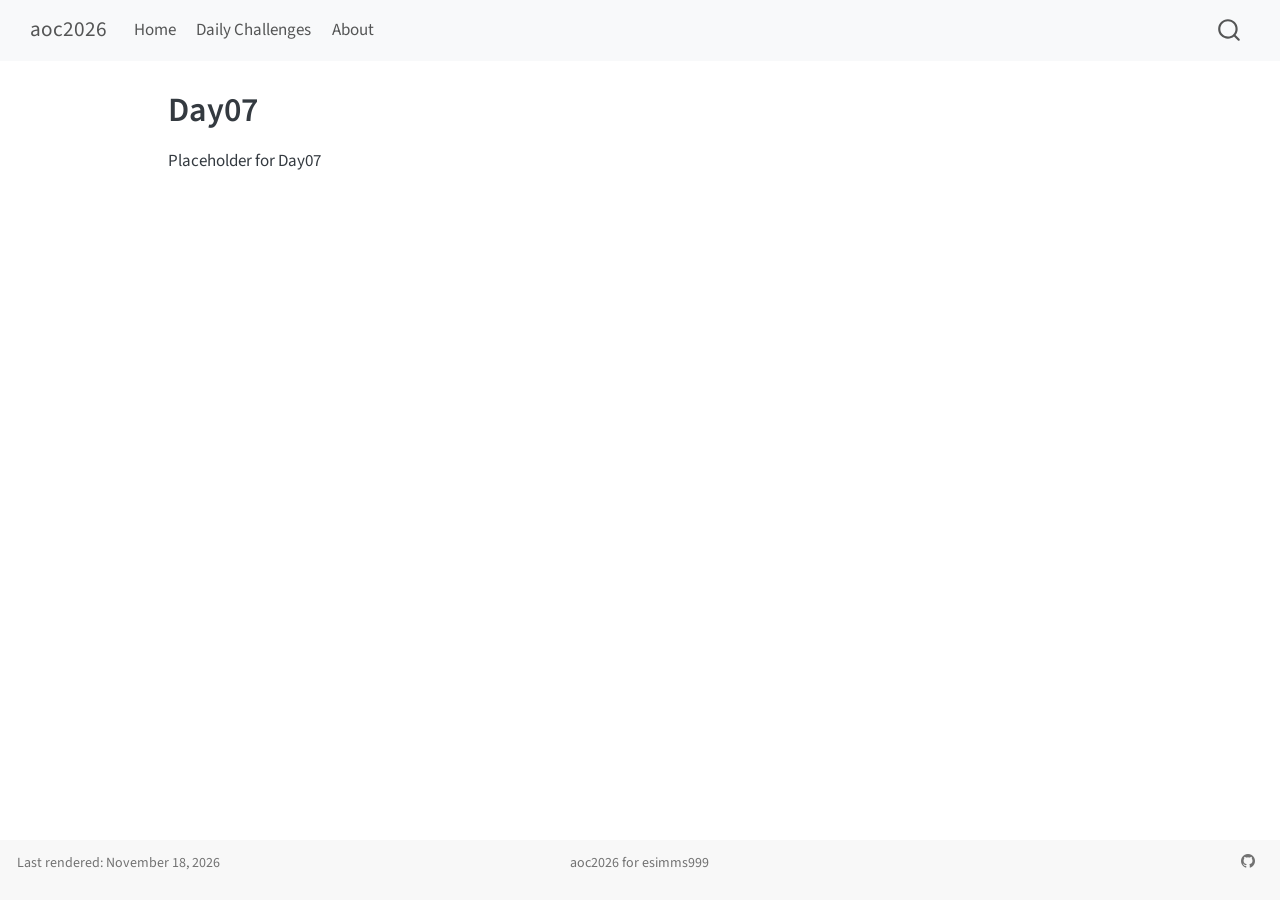
<file: day07.html>
<!DOCTYPE html>
<html xmlns="http://www.w3.org/1999/xhtml" lang="en" xml:lang="en"><head>

<meta charset="utf-8">
<meta name="generator" content="quarto-1.11.9">

<meta name="viewport" content="width=device-width, initial-scale=1.0, user-scalable=yes">

<meta name="dcterms.date" content="2026-11-18">

<title>Day07 – aoc2026</title>
<style>
/* Default styles provided by pandoc.
** See https://pandoc.org/MANUAL.html#variables-for-html for config info.
*/
span.smallcaps{font-variant: small-caps;}
div.columns{display: flex; gap: 1.5em;}
div.column{flex: auto;}
@media screen {
div.columns{gap: min(4vw, 1.5em);}
div.column{overflow-x: auto;}
}
div.hanging-indent{margin-left: 1.5em; text-indent: -1.5em;}
ul.task-list{list-style: none;}
ul.task-list li input[type="checkbox"] {
  width: 0.8em;
  margin: 0 0.8em 0.2em -1em; /* quarto-specific, see https://github.com/quarto-dev/quarto-cli/issues/4556 */ 
  vertical-align: middle;
}
</style>


<script src="site_libs/quarto-nav/quarto-nav.js"></script>
<script src="site_libs/quarto-nav/headroom.min.js"></script>
<script src="site_libs/clipboard/clipboard.min.js"></script>
<script src="site_libs/quarto-search/autocomplete.umd.js"></script>
<script src="site_libs/quarto-search/fuse.min.js"></script>
<script src="site_libs/quarto-search/quarto-search.js"></script>
<meta name="quarto:offset" content="./">
<script src="site_libs/quarto-html/quarto.js" type="module"></script>
<script src="site_libs/quarto-html/tabsets/tabsets.js" type="module"></script>
<script src="site_libs/quarto-html/scrollable-regions/scrollable-regions.js" type="module"></script>
<script src="site_libs/quarto-html/popper.min.js"></script>
<script src="site_libs/quarto-html/tippy.umd.min.js"></script>
<script src="site_libs/quarto-html/anchor.min.js"></script>
<link href="site_libs/quarto-html/tippy.css" rel="stylesheet">
<link href="site_libs/quarto-html/quarto-syntax-highlighting-63b5708e65d6cd79cd7618c58d0c21e7.css" rel="stylesheet" id="quarto-text-highlighting-styles">
<script src="site_libs/bootstrap/bootstrap.min.js"></script>
<link href="site_libs/bootstrap/bootstrap-icons.css" rel="stylesheet">
<link href="site_libs/bootstrap/bootstrap-db43a6e2f0fe89dbafbac413304c0d27.min.css" rel="stylesheet" append-hash="true" id="quarto-bootstrap" data-mode="light">
<script id="quarto-search-options" type="application/json">{
  "location": "navbar",
  "copy-button": false,
  "collapse-after": 3,
  "panel-placement": "end",
  "type": "overlay",
  "limit": 50,
  "keyboard-shortcut": [
    "f",
    "/",
    "s"
  ],
  "show-item-context": false,
  "language": {
    "search-no-results-text": "No results",
    "search-matching-documents-text": "matching documents",
    "search-copy-link-title": "Copy link to search",
    "search-hide-matches-text": "Hide additional matches",
    "search-more-match-text": "more match in this document",
    "search-more-matches-text": "more matches in this document",
    "search-clear-button-title": "Clear",
    "search-text-placeholder": "",
    "search-detached-cancel-button-title": "Cancel",
    "search-submit-button-title": "Submit",
    "search-label": "Search"
  }
}</script>


<link rel="stylesheet" href="styles.css">
</head>

<body class="nav-fixed quarto-light"><a id="quarto-skip-link" class="visually-hidden-focusable" href="#quarto-document-content">Skip to main content</a>

<div id="quarto-search-results"></div>
  <header id="quarto-header" class="headroom fixed-top">
    <nav class="navbar navbar-expand-lg " data-bs-theme="dark" aria-label="Site">
      <div class="navbar-container container-fluid">
      <div class="navbar-brand-container mx-auto">
    <a class="navbar-brand" href="./index.html">
    <span class="navbar-title">aoc2026</span>
    </a>
  </div>
          <button class="navbar-toggler" type="button" data-bs-toggle="collapse" data-bs-target="#navbarCollapse" aria-controls="navbarCollapse" aria-expanded="false" aria-label="Toggle navigation" onclick="if (window.quartoToggleHeadroom) { window.quartoToggleHeadroom(); }">
  <span class="navbar-toggler-icon"></span>
</button>
          <div class="collapse navbar-collapse" id="navbarCollapse">
            <ul class="navbar-nav navbar-nav-scroll me-auto">
  <li class="nav-item">
    <a class="nav-link" href="./index.html"> 
<span class="menu-text">Home</span></a>
  </li>  
  <li class="nav-item">
    <a class="nav-link" href="./daily-challenges.html"> 
<span class="menu-text">Daily Challenges</span></a>
  </li>  
  <li class="nav-item">
    <a class="nav-link" href="./about.html"> 
<span class="menu-text">About</span></a>
  </li>  
</ul>
          </div> <!-- /navcollapse -->
            <div class="quarto-navbar-tools">
</div>
            <div id="quarto-search" class="" title="Search"></div>
      </div> <!-- /container-fluid -->
    </nav>
</header>
<!-- content -->
<div id="quarto-content" class="quarto-container page-columns page-rows-contents page-layout-article page-navbar">
<!-- sidebar -->
<!-- margin-sidebar -->
    <div id="quarto-margin-sidebar" class="sidebar margin-sidebar zindex-bottom">
        
    </div>
<!-- main -->
<main class="content" id="quarto-document-content" tabindex="-1">

<header id="title-block-header" class="quarto-title-block default">
<div class="quarto-title">
<h1 class="title">Day07</h1>
</div>



<div class="quarto-title-meta">

    
    <div>
    <div class="quarto-title-meta-heading">Published</div>
    <div class="quarto-title-meta-contents">
      <p class="date">November 18, 2026</p>
    </div>
  </div>
  
    
  </div>
  


</header>


<p>Placeholder for Day07</p>



</main> <!-- /main -->
<script id="quarto-html-after-body" type="application/javascript">
  window.document.addEventListener("DOMContentLoaded", function (event) {
    const icon = "";
    const anchorJS = new window.AnchorJS();
    anchorJS.options = {
      placement: 'right',
      icon: icon
    };
    anchorJS.add('.anchored');
    const isCodeAnnotation = (el) => {
      for (const clz of el.classList) {
        if (clz.startsWith('code-annotation-')) {                     
          return true;
        }
      }
      return false;
    }
    const onCopySuccess = function(e) {
      // button target
      const button = e.trigger;
      // don't keep focus
      button.blur();
      // flash "checked"
      button.classList.add('code-copy-button-checked');
      var currentTitle = button.getAttribute("title");
      button.setAttribute("title", "Copied!");
      let tooltip;
      if (window.bootstrap) {
        button.setAttribute("data-bs-toggle", "tooltip");
        button.setAttribute("data-bs-placement", "left");
        button.setAttribute("data-bs-title", "Copied!");
        tooltip = new bootstrap.Tooltip(button, 
          { trigger: "manual", 
            customClass: "code-copy-button-tooltip",
            offset: [0, -8]});
        tooltip.show();    
      }
      setTimeout(function() {
        if (tooltip) {
          tooltip.hide();
          button.removeAttribute("data-bs-title");
          button.removeAttribute("data-bs-toggle");
          button.removeAttribute("data-bs-placement");
        }
        button.setAttribute("title", currentTitle);
        button.classList.remove('code-copy-button-checked');
      }, 1000);
      // clear code selection
      e.clearSelection();
    }
    const getTextToCopy = function(trigger) {
      const outerScaffold = trigger.parentElement.cloneNode(true);
      const codeEl = outerScaffold.querySelector('code');
      for (const childEl of codeEl.children) {
        if (isCodeAnnotation(childEl)) {
          childEl.remove();
        }
      }
      return codeEl.innerText;
    }
    const clipboard = new window.ClipboardJS('.code-copy-button:not([data-in-quarto-modal])', {
      text: getTextToCopy
    });
    clipboard.on('success', onCopySuccess);
    if (window.document.getElementById('quarto-embedded-source-code-modal')) {
      const clipboardModal = new window.ClipboardJS('.code-copy-button[data-in-quarto-modal]', {
        text: getTextToCopy,
        container: window.document.getElementById('quarto-embedded-source-code-modal')
      });
      clipboardModal.on('success', onCopySuccess);
    }
      var localhostRegex = new RegExp(/^(?:http|https):\/\/localhost\:?[0-9]*\//);
      var mailtoRegex = new RegExp(/^mailto:/);
        var filterRegex = new RegExp("https:\/\/esimms999\.github\.io\/aoc2026\/");
      var isInternal = (href) => {
          return filterRegex.test(href) || localhostRegex.test(href) || mailtoRegex.test(href);
      }
      // Inspect non-navigation links and adorn them if external
      window.quartoDecorateExternalLinks = function (root) {
     var links = (root || window.document).querySelectorAll('a[href]:not(.nav-link):not(.navbar-brand):not(.toc-action):not(.sidebar-link):not(.sidebar-item-toggle):not(.pagination-link):not(.no-external):not([aria-hidden]):not(.dropdown-item):not(.quarto-navigation-tool):not(.about-link)');
      for (var i=0; i<links.length; i++) {
        const link = links[i];
        if (!isInternal(link.href)) {
          // undo the damage that might have been done by quarto-nav.js in the case of
          // links that we want to consider external
          if (link.dataset.originalHref !== undefined) {
            link.href = link.dataset.originalHref;
          }
          if (!link.classList.contains('no-external-icon')) {
          }
        }
      }
      };
      window.quartoDecorateExternalLinks(window.document);
    // Esc closes the popup (WCAG 1.4.13) and focus leaving both trigger and
    // popup closes it (WCAG 2.4.11); tippy handles neither for interactive popups.
    const hideOnEscAndFocusOut = {
      name: 'hideOnEscAndFocusOut',
      defaultValue: true,
      fn(instance) {
        const dismiss = () => {
          // A show scheduled by the trigger delay would otherwise reopen it
          instance.clearDelayTimeouts();
          instance.hide();
        };
        const onKeyDown = (event) => {
          if (event.key !== 'Escape') {
            return;
          }
          // Keep Esc from also reaching page handlers (e.g. reveal.js overview),
          // except an open reveal.js slide menu, which Esc should close too.
          // The menu handles keys only when its keyboard option is on.
          const menuHandlesEsc = window.Reveal?.getPlugin?.('menu')?.isOpen() &&
            window.Reveal.getConfig().menu?.keyboard !== false;
          if (!menuHandlesEsc) {
            event.stopPropagation();
          }
          if (instance.popper.contains(window.document.activeElement)) {
            // Disabled while refocusing so the focus trigger does not reopen it
            instance.disable();
            instance.reference.focus();
            instance.enable();
          }
          dismiss();
        };
        const onFocusOut = (event) => {
          const target = event.relatedTarget;
          if (target && !instance.reference.contains(target) &&
              !instance.popper.contains(target)) {
            dismiss();
          }
        };
        // On the trigger too: a click trigger (code-annotations: select) has no
        // blur handling. Attached for the instance's lifetime so leaving the
        // trigger also cancels a show still pending on the trigger delay.
        instance.reference.addEventListener('focusout', onFocusOut);
        return {
          onShow() {
            window.document.addEventListener('keydown', onKeyDown, true);
            instance.popper.addEventListener('focusout', onFocusOut);
          },
          onHide() {
            window.document.removeEventListener('keydown', onKeyDown, true);
            instance.popper.removeEventListener('focusout', onFocusOut);
          },
          onDestroy() {
            instance.reference.removeEventListener('focusout', onFocusOut);
          },
        };
      },
    };
    function tippyHover(el, contentFn, onTriggerFn, onUntriggerFn) {
      const config = {
        allowHTML: true,
        maxWidth: 500,
        delay: 100,
        arrow: false,
        appendTo: function(el) {
            return el.parentElement;
        },
        interactive: true,
        interactiveBorder: 10,
        theme: 'quarto',
        placement: 'bottom-start',
        plugins: [hideOnEscAndFocusOut],
      };
      if (contentFn) {
        config.content = contentFn;
      }
      if (onTriggerFn) {
        config.onTrigger = onTriggerFn;
      }
      if (onUntriggerFn) {
        config.onUntrigger = onUntriggerFn;
      }
      window.tippy(el, config); 
    }
    const noterefs = window.document.querySelectorAll('a[role="doc-noteref"]');
    for (var i=0; i<noterefs.length; i++) {
      const ref = noterefs[i];
      tippyHover(ref, function() {
        // use id or data attribute instead here
        let href = ref.getAttribute('data-footnote-href') || ref.getAttribute('href');
        try { href = new URL(href).hash; } catch {}
        const id = href.replace(/^#\/?/, "");
        const note = window.document.getElementById(id);
        if (note) {
          return note.innerHTML;
        } else {
          return "";
        }
      });
    }
    const xrefs = window.document.querySelectorAll('a.quarto-xref');
    const processXRef = (id, note) => {
      // Strip column container classes
      const stripColumnClz = (el) => {
        el.classList.remove("page-full", "page-columns");
        if (el.children) {
          for (const child of el.children) {
            stripColumnClz(child);
          }
        }
      }
      stripColumnClz(note)
      if (id === null || id.startsWith('sec-')) {
        // Special case sections, only their first couple elements
        const container = document.createElement("div");
        if (note.children && note.children.length > 2) {
          container.appendChild(note.children[0].cloneNode(true));
          for (let i = 1; i < note.children.length; i++) {
            const child = note.children[i];
            if (child.tagName === "P" && child.innerText === "") {
              continue;
            } else {
              container.appendChild(child.cloneNode(true));
              break;
            }
          }
          if (window.Quarto?.typesetMath) {
            window.Quarto.typesetMath(container);
          }
          return container.innerHTML
        } else {
          if (window.Quarto?.typesetMath) {
            window.Quarto.typesetMath(note);
          }
          return note.innerHTML;
        }
      } else {
        // Remove any anchor links if they are present
        const anchorLink = note.querySelector('a.anchorjs-link');
        if (anchorLink) {
          anchorLink.remove();
        }
        if (window.Quarto?.typesetMath) {
          window.Quarto.typesetMath(note);
        }
        if (note.classList.contains("callout")) {
          return note.outerHTML;
        } else {
          return note.innerHTML;
        }
      }
    }
    for (var i=0; i<xrefs.length; i++) {
      const xref = xrefs[i];
      tippyHover(xref, undefined, function(instance) {
        instance.disable();
        let url = xref.getAttribute('href');
        let hash = undefined; 
        if (url.startsWith('#')) {
          hash = url;
        } else {
          try { hash = new URL(url).hash; } catch {}
        }
        if (hash) {
          const id = hash.replace(/^#\/?/, "");
          const note = window.document.getElementById(id);
          if (note !== null) {
            try {
              const html = processXRef(id, note.cloneNode(true));
              instance.setContent(html);
            } finally {
              instance.enable();
              instance.show();
            }
          } else {
            // See if we can fetch this
            fetch(url.split('#')[0])
            .then(res => res.text())
            .then(html => {
              const parser = new DOMParser();
              const htmlDoc = parser.parseFromString(html, "text/html");
              const note = htmlDoc.getElementById(id);
              if (note !== null) {
                const html = processXRef(id, note);
                instance.setContent(html);
              } 
            }).finally(() => {
              instance.enable();
              instance.show();
            });
          }
        } else {
          // See if we can fetch a full url (with no hash to target)
          // This is a special case and we should probably do some content thinning / targeting
          fetch(url)
          .then(res => res.text())
          .then(html => {
            const parser = new DOMParser();
            const htmlDoc = parser.parseFromString(html, "text/html");
            const note = htmlDoc.querySelector('main.content');
            if (note !== null) {
              // This should only happen for chapter cross references
              // (since there is no id in the URL)
              // remove the first header
              if (note.children.length > 0 && note.children[0].tagName === "HEADER") {
                note.children[0].remove();
              }
              const html = processXRef(null, note);
              instance.setContent(html);
            } 
          }).finally(() => {
            instance.enable();
            instance.show();
          });
        }
      }, function(instance) {
      });
    }
        let selectedAnnoteEl;
        const selectorForAnnotation = ( cell, annotation) => {
          let cellAttr = 'data-code-cell="' + cell + '"';
          let lineAttr = 'data-code-annotation="' +  annotation + '"';
          const selector = 'span[' + cellAttr + '][' + lineAttr + ']';
          return selector;
        }
        const selectCodeLines = (annoteEl) => {
          const doc = window.document;
          const targetCell = annoteEl.getAttribute("data-target-cell");
          const targetAnnotation = annoteEl.getAttribute("data-target-annotation");
          const annoteSpan = window.document.querySelector(selectorForAnnotation(targetCell, targetAnnotation));
          const lines = annoteSpan.getAttribute("data-code-lines").split(",");
          const lineIds = lines.map((line) => {
            return targetCell + "-" + line;
          })
          // Each band is positioned against its own containing block, which is
          // not the offsetParent of the lines, so place it from client rects.
          const placeBand = (band, firstEl, lastEl, codeBlock) => {
            const container = band.offsetParent;
            if (container === null) {
              return;
            }
            const containerRect = container.getBoundingClientRect();
            // Reveal.js scales slides with a transform, so convert client
            // pixels back to the CSS pixels of the container.
            const scale = containerRect.height / container.offsetHeight || 1;
            const firstRect = firstEl.getBoundingClientRect();
            const lastRect = lastEl.getBoundingClientRect();
            const top = (firstRect.top - containerRect.top) / scale - container.clientTop + container.scrollTop;
            const height = (lastRect.bottom - firstRect.top) / scale;
            band.style.top = top - 2 + "px";
            band.style.height = height + 4 + "px";
            if (codeBlock) {
              // Without the copy button wrapper, the containing block is wider
              // than the code block, so span the code block explicitly.
              const blockRect = codeBlock.getBoundingClientRect();
              band.style.left = (blockRect.left - containerRect.left) / scale - container.clientLeft + container.scrollLeft + "px";
              band.style.width = blockRect.width / scale + "px";
            }
          };
          if (lineIds.length > 0) {
            const el = window.document.getElementById(lineIds[0]);
            const lastEl = window.document.getElementById(lineIds[lineIds.length - 1]);
            const parent = el.parentElement.parentElement;
            // cook up a div (if necessary) and position it
            let div = window.document.getElementById("code-annotation-line-highlight");
            if (div === null) {
              div = window.document.createElement("div");
              div.setAttribute("id", "code-annotation-line-highlight");
              div.style.position = 'absolute';
              parent.appendChild(div);
            }
            placeBand(div, el, lastEl, parent.closest("div.sourceCode") || parent);
            let gutterDiv = window.document.getElementById("code-annotation-line-highlight-gutter");
            if (gutterDiv === null) {
              gutterDiv = window.document.createElement("div");
              gutterDiv.setAttribute("id", "code-annotation-line-highlight-gutter");
              gutterDiv.style.position = 'absolute';
              const codeCell = window.document.getElementById(targetCell);
              const gutter = codeCell.querySelector('.code-annotation-gutter');
              gutter.appendChild(gutterDiv);
            }
            placeBand(gutterDiv, el, lastEl);
            selectedAnnoteEl = annoteEl;
          }
        };
        const unselectCodeLines = () => {
          const elementsIds = ["code-annotation-line-highlight", "code-annotation-line-highlight-gutter"];
          elementsIds.forEach((elId) => {
            const div = window.document.getElementById(elId);
            if (div) {
              div.remove();
            }
          });
          selectedAnnoteEl = undefined;
        };
          // Handle positioning of the toggle
      window.addEventListener(
        "resize",
        throttle(() => {
          elRect = undefined;
          if (selectedAnnoteEl) {
            selectCodeLines(selectedAnnoteEl);
          }
        }, 10)
      );
      function throttle(fn, ms) {
      let throttle = false;
      let timer;
        return (...args) => {
          if(!throttle) { // first call gets through
              fn.apply(this, args);
              throttle = true;
          } else { // all the others get throttled
              if(timer) clearTimeout(timer); // cancel #2
              timer = setTimeout(() => {
                fn.apply(this, args);
                timer = throttle = false;
              }, ms);
          }
        };
      }
        // Attach click handler to the DT
        const annoteDls = window.document.querySelectorAll('dt[data-target-cell]');
        for (const annoteDlNode of annoteDls) {
          annoteDlNode.addEventListener('click', (event) => {
            const clickedEl = event.target;
            if (clickedEl !== selectedAnnoteEl) {
              unselectCodeLines();
              const activeEl = window.document.querySelector('dt[data-target-cell].code-annotation-active');
              if (activeEl) {
                activeEl.classList.remove('code-annotation-active');
              }
              selectCodeLines(clickedEl);
              clickedEl.classList.add('code-annotation-active');
            } else {
              // Unselect the line
              unselectCodeLines();
              clickedEl.classList.remove('code-annotation-active');
            }
          });
        }
    const findCites = (el) => {
      const parentEl = el.parentElement;
      if (parentEl) {
        const cites = parentEl.dataset.cites;
        if (cites) {
          return {
            el,
            cites: cites.split(' ')
          };
        } else {
          return findCites(el.parentElement)
        }
      } else {
        return undefined;
      }
    };
    var bibliorefs = window.document.querySelectorAll('a[role="doc-biblioref"]');
    for (var i=0; i<bibliorefs.length; i++) {
      const ref = bibliorefs[i];
      const citeInfo = findCites(ref);
      if (citeInfo) {
        tippyHover(citeInfo.el, function() {
          var popup = window.document.createElement('div');
          citeInfo.cites.forEach(function(cite) {
            var citeDiv = window.document.createElement('div');
            citeDiv.classList.add('hanging-indent');
            citeDiv.classList.add('csl-entry');
            var biblioDiv = window.document.getElementById('ref-' + cite);
            if (biblioDiv) {
              citeDiv.innerHTML = biblioDiv.innerHTML;
            }
            popup.appendChild(citeDiv);
          });
          return popup.innerHTML;
        });
      }
    }
  });
  </script>
  <script type="application/javascript">
  window.quartoScrollableRegionsLabels = {"code":"Scrollable code","output":"Scrollable output"};
  </script>
</div> <!-- /content -->
<footer class="footer">
  <div class="nav-footer">
    <div class="nav-footer-left">
<p>Last rendered: November 18, 2026</p>
</div>   
    <div class="nav-footer-center">
      <ul class="footer-items list-unstyled">
    <li class="nav-item">
 aoc2026 for esimms999
  </li>  
</ul>
    </div>
    <div class="nav-footer-right">
      <ul class="footer-items list-unstyled">
    <li class="nav-item compact">
    <a class="nav-link" href="https://github.com/esimms999/aoc2026">
      <i class="bi bi-github" role="img">
</i> 
    </a>
  </li>  
</ul>
    </div>
  </div>
</footer>




</body></html>
</file>
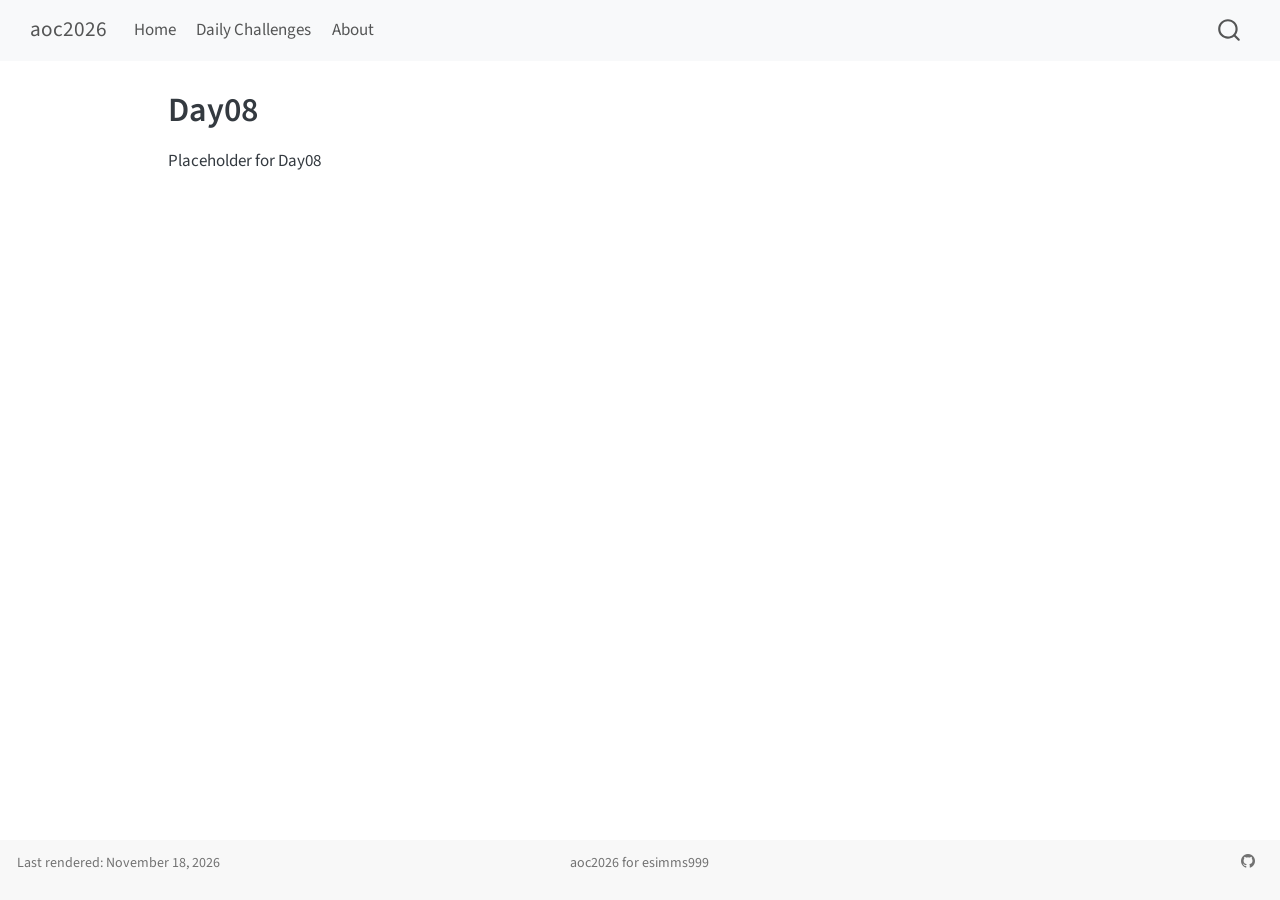
<file: day08.html>
<!DOCTYPE html>
<html xmlns="http://www.w3.org/1999/xhtml" lang="en" xml:lang="en"><head>

<meta charset="utf-8">
<meta name="generator" content="quarto-1.11.9">

<meta name="viewport" content="width=device-width, initial-scale=1.0, user-scalable=yes">

<meta name="dcterms.date" content="2026-11-18">

<title>Day08 – aoc2026</title>
<style>
/* Default styles provided by pandoc.
** See https://pandoc.org/MANUAL.html#variables-for-html for config info.
*/
span.smallcaps{font-variant: small-caps;}
div.columns{display: flex; gap: 1.5em;}
div.column{flex: auto;}
@media screen {
div.columns{gap: min(4vw, 1.5em);}
div.column{overflow-x: auto;}
}
div.hanging-indent{margin-left: 1.5em; text-indent: -1.5em;}
ul.task-list{list-style: none;}
ul.task-list li input[type="checkbox"] {
  width: 0.8em;
  margin: 0 0.8em 0.2em -1em; /* quarto-specific, see https://github.com/quarto-dev/quarto-cli/issues/4556 */ 
  vertical-align: middle;
}
</style>


<script src="site_libs/quarto-nav/quarto-nav.js"></script>
<script src="site_libs/quarto-nav/headroom.min.js"></script>
<script src="site_libs/clipboard/clipboard.min.js"></script>
<script src="site_libs/quarto-search/autocomplete.umd.js"></script>
<script src="site_libs/quarto-search/fuse.min.js"></script>
<script src="site_libs/quarto-search/quarto-search.js"></script>
<meta name="quarto:offset" content="./">
<script src="site_libs/quarto-html/quarto.js" type="module"></script>
<script src="site_libs/quarto-html/tabsets/tabsets.js" type="module"></script>
<script src="site_libs/quarto-html/scrollable-regions/scrollable-regions.js" type="module"></script>
<script src="site_libs/quarto-html/popper.min.js"></script>
<script src="site_libs/quarto-html/tippy.umd.min.js"></script>
<script src="site_libs/quarto-html/anchor.min.js"></script>
<link href="site_libs/quarto-html/tippy.css" rel="stylesheet">
<link href="site_libs/quarto-html/quarto-syntax-highlighting-63b5708e65d6cd79cd7618c58d0c21e7.css" rel="stylesheet" id="quarto-text-highlighting-styles">
<script src="site_libs/bootstrap/bootstrap.min.js"></script>
<link href="site_libs/bootstrap/bootstrap-icons.css" rel="stylesheet">
<link href="site_libs/bootstrap/bootstrap-db43a6e2f0fe89dbafbac413304c0d27.min.css" rel="stylesheet" append-hash="true" id="quarto-bootstrap" data-mode="light">
<script id="quarto-search-options" type="application/json">{
  "location": "navbar",
  "copy-button": false,
  "collapse-after": 3,
  "panel-placement": "end",
  "type": "overlay",
  "limit": 50,
  "keyboard-shortcut": [
    "f",
    "/",
    "s"
  ],
  "show-item-context": false,
  "language": {
    "search-no-results-text": "No results",
    "search-matching-documents-text": "matching documents",
    "search-copy-link-title": "Copy link to search",
    "search-hide-matches-text": "Hide additional matches",
    "search-more-match-text": "more match in this document",
    "search-more-matches-text": "more matches in this document",
    "search-clear-button-title": "Clear",
    "search-text-placeholder": "",
    "search-detached-cancel-button-title": "Cancel",
    "search-submit-button-title": "Submit",
    "search-label": "Search"
  }
}</script>


<link rel="stylesheet" href="styles.css">
</head>

<body class="nav-fixed quarto-light"><a id="quarto-skip-link" class="visually-hidden-focusable" href="#quarto-document-content">Skip to main content</a>

<div id="quarto-search-results"></div>
  <header id="quarto-header" class="headroom fixed-top">
    <nav class="navbar navbar-expand-lg " data-bs-theme="dark" aria-label="Site">
      <div class="navbar-container container-fluid">
      <div class="navbar-brand-container mx-auto">
    <a class="navbar-brand" href="./index.html">
    <span class="navbar-title">aoc2026</span>
    </a>
  </div>
          <button class="navbar-toggler" type="button" data-bs-toggle="collapse" data-bs-target="#navbarCollapse" aria-controls="navbarCollapse" aria-expanded="false" aria-label="Toggle navigation" onclick="if (window.quartoToggleHeadroom) { window.quartoToggleHeadroom(); }">
  <span class="navbar-toggler-icon"></span>
</button>
          <div class="collapse navbar-collapse" id="navbarCollapse">
            <ul class="navbar-nav navbar-nav-scroll me-auto">
  <li class="nav-item">
    <a class="nav-link" href="./index.html"> 
<span class="menu-text">Home</span></a>
  </li>  
  <li class="nav-item">
    <a class="nav-link" href="./daily-challenges.html"> 
<span class="menu-text">Daily Challenges</span></a>
  </li>  
  <li class="nav-item">
    <a class="nav-link" href="./about.html"> 
<span class="menu-text">About</span></a>
  </li>  
</ul>
          </div> <!-- /navcollapse -->
            <div class="quarto-navbar-tools">
</div>
            <div id="quarto-search" class="" title="Search"></div>
      </div> <!-- /container-fluid -->
    </nav>
</header>
<!-- content -->
<div id="quarto-content" class="quarto-container page-columns page-rows-contents page-layout-article page-navbar">
<!-- sidebar -->
<!-- margin-sidebar -->
    <div id="quarto-margin-sidebar" class="sidebar margin-sidebar zindex-bottom">
        
    </div>
<!-- main -->
<main class="content" id="quarto-document-content" tabindex="-1">

<header id="title-block-header" class="quarto-title-block default">
<div class="quarto-title">
<h1 class="title">Day08</h1>
</div>



<div class="quarto-title-meta">

    
    <div>
    <div class="quarto-title-meta-heading">Published</div>
    <div class="quarto-title-meta-contents">
      <p class="date">November 18, 2026</p>
    </div>
  </div>
  
    
  </div>
  


</header>


<p>Placeholder for Day08</p>



</main> <!-- /main -->
<script id="quarto-html-after-body" type="application/javascript">
  window.document.addEventListener("DOMContentLoaded", function (event) {
    const icon = "";
    const anchorJS = new window.AnchorJS();
    anchorJS.options = {
      placement: 'right',
      icon: icon
    };
    anchorJS.add('.anchored');
    const isCodeAnnotation = (el) => {
      for (const clz of el.classList) {
        if (clz.startsWith('code-annotation-')) {                     
          return true;
        }
      }
      return false;
    }
    const onCopySuccess = function(e) {
      // button target
      const button = e.trigger;
      // don't keep focus
      button.blur();
      // flash "checked"
      button.classList.add('code-copy-button-checked');
      var currentTitle = button.getAttribute("title");
      button.setAttribute("title", "Copied!");
      let tooltip;
      if (window.bootstrap) {
        button.setAttribute("data-bs-toggle", "tooltip");
        button.setAttribute("data-bs-placement", "left");
        button.setAttribute("data-bs-title", "Copied!");
        tooltip = new bootstrap.Tooltip(button, 
          { trigger: "manual", 
            customClass: "code-copy-button-tooltip",
            offset: [0, -8]});
        tooltip.show();    
      }
      setTimeout(function() {
        if (tooltip) {
          tooltip.hide();
          button.removeAttribute("data-bs-title");
          button.removeAttribute("data-bs-toggle");
          button.removeAttribute("data-bs-placement");
        }
        button.setAttribute("title", currentTitle);
        button.classList.remove('code-copy-button-checked');
      }, 1000);
      // clear code selection
      e.clearSelection();
    }
    const getTextToCopy = function(trigger) {
      const outerScaffold = trigger.parentElement.cloneNode(true);
      const codeEl = outerScaffold.querySelector('code');
      for (const childEl of codeEl.children) {
        if (isCodeAnnotation(childEl)) {
          childEl.remove();
        }
      }
      return codeEl.innerText;
    }
    const clipboard = new window.ClipboardJS('.code-copy-button:not([data-in-quarto-modal])', {
      text: getTextToCopy
    });
    clipboard.on('success', onCopySuccess);
    if (window.document.getElementById('quarto-embedded-source-code-modal')) {
      const clipboardModal = new window.ClipboardJS('.code-copy-button[data-in-quarto-modal]', {
        text: getTextToCopy,
        container: window.document.getElementById('quarto-embedded-source-code-modal')
      });
      clipboardModal.on('success', onCopySuccess);
    }
      var localhostRegex = new RegExp(/^(?:http|https):\/\/localhost\:?[0-9]*\//);
      var mailtoRegex = new RegExp(/^mailto:/);
        var filterRegex = new RegExp("https:\/\/esimms999\.github\.io\/aoc2026\/");
      var isInternal = (href) => {
          return filterRegex.test(href) || localhostRegex.test(href) || mailtoRegex.test(href);
      }
      // Inspect non-navigation links and adorn them if external
      window.quartoDecorateExternalLinks = function (root) {
     var links = (root || window.document).querySelectorAll('a[href]:not(.nav-link):not(.navbar-brand):not(.toc-action):not(.sidebar-link):not(.sidebar-item-toggle):not(.pagination-link):not(.no-external):not([aria-hidden]):not(.dropdown-item):not(.quarto-navigation-tool):not(.about-link)');
      for (var i=0; i<links.length; i++) {
        const link = links[i];
        if (!isInternal(link.href)) {
          // undo the damage that might have been done by quarto-nav.js in the case of
          // links that we want to consider external
          if (link.dataset.originalHref !== undefined) {
            link.href = link.dataset.originalHref;
          }
          if (!link.classList.contains('no-external-icon')) {
          }
        }
      }
      };
      window.quartoDecorateExternalLinks(window.document);
    // Esc closes the popup (WCAG 1.4.13) and focus leaving both trigger and
    // popup closes it (WCAG 2.4.11); tippy handles neither for interactive popups.
    const hideOnEscAndFocusOut = {
      name: 'hideOnEscAndFocusOut',
      defaultValue: true,
      fn(instance) {
        const dismiss = () => {
          // A show scheduled by the trigger delay would otherwise reopen it
          instance.clearDelayTimeouts();
          instance.hide();
        };
        const onKeyDown = (event) => {
          if (event.key !== 'Escape') {
            return;
          }
          // Keep Esc from also reaching page handlers (e.g. reveal.js overview),
          // except an open reveal.js slide menu, which Esc should close too.
          // The menu handles keys only when its keyboard option is on.
          const menuHandlesEsc = window.Reveal?.getPlugin?.('menu')?.isOpen() &&
            window.Reveal.getConfig().menu?.keyboard !== false;
          if (!menuHandlesEsc) {
            event.stopPropagation();
          }
          if (instance.popper.contains(window.document.activeElement)) {
            // Disabled while refocusing so the focus trigger does not reopen it
            instance.disable();
            instance.reference.focus();
            instance.enable();
          }
          dismiss();
        };
        const onFocusOut = (event) => {
          const target = event.relatedTarget;
          if (target && !instance.reference.contains(target) &&
              !instance.popper.contains(target)) {
            dismiss();
          }
        };
        // On the trigger too: a click trigger (code-annotations: select) has no
        // blur handling. Attached for the instance's lifetime so leaving the
        // trigger also cancels a show still pending on the trigger delay.
        instance.reference.addEventListener('focusout', onFocusOut);
        return {
          onShow() {
            window.document.addEventListener('keydown', onKeyDown, true);
            instance.popper.addEventListener('focusout', onFocusOut);
          },
          onHide() {
            window.document.removeEventListener('keydown', onKeyDown, true);
            instance.popper.removeEventListener('focusout', onFocusOut);
          },
          onDestroy() {
            instance.reference.removeEventListener('focusout', onFocusOut);
          },
        };
      },
    };
    function tippyHover(el, contentFn, onTriggerFn, onUntriggerFn) {
      const config = {
        allowHTML: true,
        maxWidth: 500,
        delay: 100,
        arrow: false,
        appendTo: function(el) {
            return el.parentElement;
        },
        interactive: true,
        interactiveBorder: 10,
        theme: 'quarto',
        placement: 'bottom-start',
        plugins: [hideOnEscAndFocusOut],
      };
      if (contentFn) {
        config.content = contentFn;
      }
      if (onTriggerFn) {
        config.onTrigger = onTriggerFn;
      }
      if (onUntriggerFn) {
        config.onUntrigger = onUntriggerFn;
      }
      window.tippy(el, config); 
    }
    const noterefs = window.document.querySelectorAll('a[role="doc-noteref"]');
    for (var i=0; i<noterefs.length; i++) {
      const ref = noterefs[i];
      tippyHover(ref, function() {
        // use id or data attribute instead here
        let href = ref.getAttribute('data-footnote-href') || ref.getAttribute('href');
        try { href = new URL(href).hash; } catch {}
        const id = href.replace(/^#\/?/, "");
        const note = window.document.getElementById(id);
        if (note) {
          return note.innerHTML;
        } else {
          return "";
        }
      });
    }
    const xrefs = window.document.querySelectorAll('a.quarto-xref');
    const processXRef = (id, note) => {
      // Strip column container classes
      const stripColumnClz = (el) => {
        el.classList.remove("page-full", "page-columns");
        if (el.children) {
          for (const child of el.children) {
            stripColumnClz(child);
          }
        }
      }
      stripColumnClz(note)
      if (id === null || id.startsWith('sec-')) {
        // Special case sections, only their first couple elements
        const container = document.createElement("div");
        if (note.children && note.children.length > 2) {
          container.appendChild(note.children[0].cloneNode(true));
          for (let i = 1; i < note.children.length; i++) {
            const child = note.children[i];
            if (child.tagName === "P" && child.innerText === "") {
              continue;
            } else {
              container.appendChild(child.cloneNode(true));
              break;
            }
          }
          if (window.Quarto?.typesetMath) {
            window.Quarto.typesetMath(container);
          }
          return container.innerHTML
        } else {
          if (window.Quarto?.typesetMath) {
            window.Quarto.typesetMath(note);
          }
          return note.innerHTML;
        }
      } else {
        // Remove any anchor links if they are present
        const anchorLink = note.querySelector('a.anchorjs-link');
        if (anchorLink) {
          anchorLink.remove();
        }
        if (window.Quarto?.typesetMath) {
          window.Quarto.typesetMath(note);
        }
        if (note.classList.contains("callout")) {
          return note.outerHTML;
        } else {
          return note.innerHTML;
        }
      }
    }
    for (var i=0; i<xrefs.length; i++) {
      const xref = xrefs[i];
      tippyHover(xref, undefined, function(instance) {
        instance.disable();
        let url = xref.getAttribute('href');
        let hash = undefined; 
        if (url.startsWith('#')) {
          hash = url;
        } else {
          try { hash = new URL(url).hash; } catch {}
        }
        if (hash) {
          const id = hash.replace(/^#\/?/, "");
          const note = window.document.getElementById(id);
          if (note !== null) {
            try {
              const html = processXRef(id, note.cloneNode(true));
              instance.setContent(html);
            } finally {
              instance.enable();
              instance.show();
            }
          } else {
            // See if we can fetch this
            fetch(url.split('#')[0])
            .then(res => res.text())
            .then(html => {
              const parser = new DOMParser();
              const htmlDoc = parser.parseFromString(html, "text/html");
              const note = htmlDoc.getElementById(id);
              if (note !== null) {
                const html = processXRef(id, note);
                instance.setContent(html);
              } 
            }).finally(() => {
              instance.enable();
              instance.show();
            });
          }
        } else {
          // See if we can fetch a full url (with no hash to target)
          // This is a special case and we should probably do some content thinning / targeting
          fetch(url)
          .then(res => res.text())
          .then(html => {
            const parser = new DOMParser();
            const htmlDoc = parser.parseFromString(html, "text/html");
            const note = htmlDoc.querySelector('main.content');
            if (note !== null) {
              // This should only happen for chapter cross references
              // (since there is no id in the URL)
              // remove the first header
              if (note.children.length > 0 && note.children[0].tagName === "HEADER") {
                note.children[0].remove();
              }
              const html = processXRef(null, note);
              instance.setContent(html);
            } 
          }).finally(() => {
            instance.enable();
            instance.show();
          });
        }
      }, function(instance) {
      });
    }
        let selectedAnnoteEl;
        const selectorForAnnotation = ( cell, annotation) => {
          let cellAttr = 'data-code-cell="' + cell + '"';
          let lineAttr = 'data-code-annotation="' +  annotation + '"';
          const selector = 'span[' + cellAttr + '][' + lineAttr + ']';
          return selector;
        }
        const selectCodeLines = (annoteEl) => {
          const doc = window.document;
          const targetCell = annoteEl.getAttribute("data-target-cell");
          const targetAnnotation = annoteEl.getAttribute("data-target-annotation");
          const annoteSpan = window.document.querySelector(selectorForAnnotation(targetCell, targetAnnotation));
          const lines = annoteSpan.getAttribute("data-code-lines").split(",");
          const lineIds = lines.map((line) => {
            return targetCell + "-" + line;
          })
          // Each band is positioned against its own containing block, which is
          // not the offsetParent of the lines, so place it from client rects.
          const placeBand = (band, firstEl, lastEl, codeBlock) => {
            const container = band.offsetParent;
            if (container === null) {
              return;
            }
            const containerRect = container.getBoundingClientRect();
            // Reveal.js scales slides with a transform, so convert client
            // pixels back to the CSS pixels of the container.
            const scale = containerRect.height / container.offsetHeight || 1;
            const firstRect = firstEl.getBoundingClientRect();
            const lastRect = lastEl.getBoundingClientRect();
            const top = (firstRect.top - containerRect.top) / scale - container.clientTop + container.scrollTop;
            const height = (lastRect.bottom - firstRect.top) / scale;
            band.style.top = top - 2 + "px";
            band.style.height = height + 4 + "px";
            if (codeBlock) {
              // Without the copy button wrapper, the containing block is wider
              // than the code block, so span the code block explicitly.
              const blockRect = codeBlock.getBoundingClientRect();
              band.style.left = (blockRect.left - containerRect.left) / scale - container.clientLeft + container.scrollLeft + "px";
              band.style.width = blockRect.width / scale + "px";
            }
          };
          if (lineIds.length > 0) {
            const el = window.document.getElementById(lineIds[0]);
            const lastEl = window.document.getElementById(lineIds[lineIds.length - 1]);
            const parent = el.parentElement.parentElement;
            // cook up a div (if necessary) and position it
            let div = window.document.getElementById("code-annotation-line-highlight");
            if (div === null) {
              div = window.document.createElement("div");
              div.setAttribute("id", "code-annotation-line-highlight");
              div.style.position = 'absolute';
              parent.appendChild(div);
            }
            placeBand(div, el, lastEl, parent.closest("div.sourceCode") || parent);
            let gutterDiv = window.document.getElementById("code-annotation-line-highlight-gutter");
            if (gutterDiv === null) {
              gutterDiv = window.document.createElement("div");
              gutterDiv.setAttribute("id", "code-annotation-line-highlight-gutter");
              gutterDiv.style.position = 'absolute';
              const codeCell = window.document.getElementById(targetCell);
              const gutter = codeCell.querySelector('.code-annotation-gutter');
              gutter.appendChild(gutterDiv);
            }
            placeBand(gutterDiv, el, lastEl);
            selectedAnnoteEl = annoteEl;
          }
        };
        const unselectCodeLines = () => {
          const elementsIds = ["code-annotation-line-highlight", "code-annotation-line-highlight-gutter"];
          elementsIds.forEach((elId) => {
            const div = window.document.getElementById(elId);
            if (div) {
              div.remove();
            }
          });
          selectedAnnoteEl = undefined;
        };
          // Handle positioning of the toggle
      window.addEventListener(
        "resize",
        throttle(() => {
          elRect = undefined;
          if (selectedAnnoteEl) {
            selectCodeLines(selectedAnnoteEl);
          }
        }, 10)
      );
      function throttle(fn, ms) {
      let throttle = false;
      let timer;
        return (...args) => {
          if(!throttle) { // first call gets through
              fn.apply(this, args);
              throttle = true;
          } else { // all the others get throttled
              if(timer) clearTimeout(timer); // cancel #2
              timer = setTimeout(() => {
                fn.apply(this, args);
                timer = throttle = false;
              }, ms);
          }
        };
      }
        // Attach click handler to the DT
        const annoteDls = window.document.querySelectorAll('dt[data-target-cell]');
        for (const annoteDlNode of annoteDls) {
          annoteDlNode.addEventListener('click', (event) => {
            const clickedEl = event.target;
            if (clickedEl !== selectedAnnoteEl) {
              unselectCodeLines();
              const activeEl = window.document.querySelector('dt[data-target-cell].code-annotation-active');
              if (activeEl) {
                activeEl.classList.remove('code-annotation-active');
              }
              selectCodeLines(clickedEl);
              clickedEl.classList.add('code-annotation-active');
            } else {
              // Unselect the line
              unselectCodeLines();
              clickedEl.classList.remove('code-annotation-active');
            }
          });
        }
    const findCites = (el) => {
      const parentEl = el.parentElement;
      if (parentEl) {
        const cites = parentEl.dataset.cites;
        if (cites) {
          return {
            el,
            cites: cites.split(' ')
          };
        } else {
          return findCites(el.parentElement)
        }
      } else {
        return undefined;
      }
    };
    var bibliorefs = window.document.querySelectorAll('a[role="doc-biblioref"]');
    for (var i=0; i<bibliorefs.length; i++) {
      const ref = bibliorefs[i];
      const citeInfo = findCites(ref);
      if (citeInfo) {
        tippyHover(citeInfo.el, function() {
          var popup = window.document.createElement('div');
          citeInfo.cites.forEach(function(cite) {
            var citeDiv = window.document.createElement('div');
            citeDiv.classList.add('hanging-indent');
            citeDiv.classList.add('csl-entry');
            var biblioDiv = window.document.getElementById('ref-' + cite);
            if (biblioDiv) {
              citeDiv.innerHTML = biblioDiv.innerHTML;
            }
            popup.appendChild(citeDiv);
          });
          return popup.innerHTML;
        });
      }
    }
  });
  </script>
  <script type="application/javascript">
  window.quartoScrollableRegionsLabels = {"code":"Scrollable code","output":"Scrollable output"};
  </script>
</div> <!-- /content -->
<footer class="footer">
  <div class="nav-footer">
    <div class="nav-footer-left">
<p>Last rendered: November 18, 2026</p>
</div>   
    <div class="nav-footer-center">
      <ul class="footer-items list-unstyled">
    <li class="nav-item">
 aoc2026 for esimms999
  </li>  
</ul>
    </div>
    <div class="nav-footer-right">
      <ul class="footer-items list-unstyled">
    <li class="nav-item compact">
    <a class="nav-link" href="https://github.com/esimms999/aoc2026">
      <i class="bi bi-github" role="img">
</i> 
    </a>
  </li>  
</ul>
    </div>
  </div>
</footer>




</body></html>
</file>
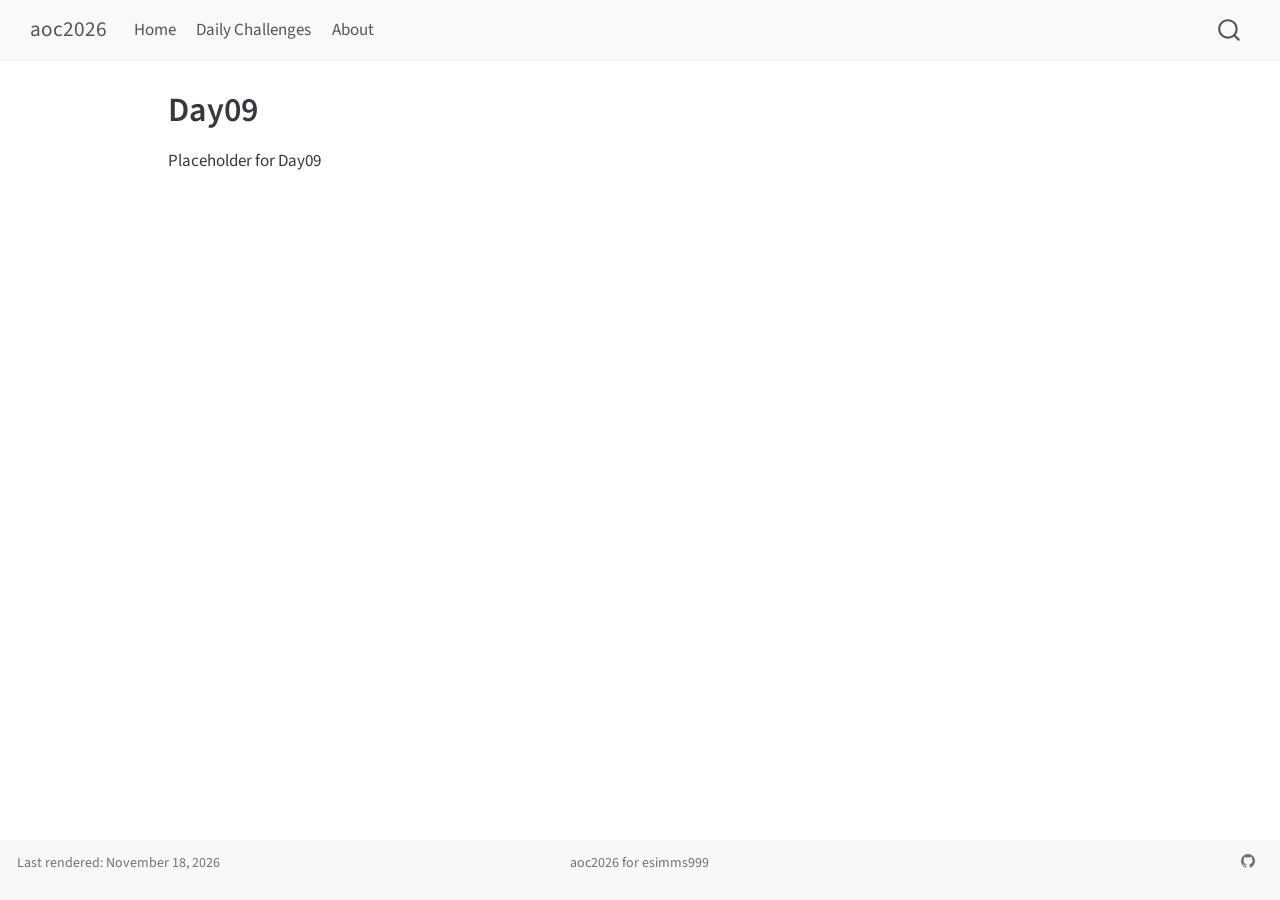
<file: day09.html>
<!DOCTYPE html>
<html xmlns="http://www.w3.org/1999/xhtml" lang="en" xml:lang="en"><head>

<meta charset="utf-8">
<meta name="generator" content="quarto-1.11.9">

<meta name="viewport" content="width=device-width, initial-scale=1.0, user-scalable=yes">

<meta name="dcterms.date" content="2026-11-18">

<title>Day09 – aoc2026</title>
<style>
/* Default styles provided by pandoc.
** See https://pandoc.org/MANUAL.html#variables-for-html for config info.
*/
span.smallcaps{font-variant: small-caps;}
div.columns{display: flex; gap: 1.5em;}
div.column{flex: auto;}
@media screen {
div.columns{gap: min(4vw, 1.5em);}
div.column{overflow-x: auto;}
}
div.hanging-indent{margin-left: 1.5em; text-indent: -1.5em;}
ul.task-list{list-style: none;}
ul.task-list li input[type="checkbox"] {
  width: 0.8em;
  margin: 0 0.8em 0.2em -1em; /* quarto-specific, see https://github.com/quarto-dev/quarto-cli/issues/4556 */ 
  vertical-align: middle;
}
</style>


<script src="site_libs/quarto-nav/quarto-nav.js"></script>
<script src="site_libs/quarto-nav/headroom.min.js"></script>
<script src="site_libs/clipboard/clipboard.min.js"></script>
<script src="site_libs/quarto-search/autocomplete.umd.js"></script>
<script src="site_libs/quarto-search/fuse.min.js"></script>
<script src="site_libs/quarto-search/quarto-search.js"></script>
<meta name="quarto:offset" content="./">
<script src="site_libs/quarto-html/quarto.js" type="module"></script>
<script src="site_libs/quarto-html/tabsets/tabsets.js" type="module"></script>
<script src="site_libs/quarto-html/scrollable-regions/scrollable-regions.js" type="module"></script>
<script src="site_libs/quarto-html/popper.min.js"></script>
<script src="site_libs/quarto-html/tippy.umd.min.js"></script>
<script src="site_libs/quarto-html/anchor.min.js"></script>
<link href="site_libs/quarto-html/tippy.css" rel="stylesheet">
<link href="site_libs/quarto-html/quarto-syntax-highlighting-63b5708e65d6cd79cd7618c58d0c21e7.css" rel="stylesheet" id="quarto-text-highlighting-styles">
<script src="site_libs/bootstrap/bootstrap.min.js"></script>
<link href="site_libs/bootstrap/bootstrap-icons.css" rel="stylesheet">
<link href="site_libs/bootstrap/bootstrap-db43a6e2f0fe89dbafbac413304c0d27.min.css" rel="stylesheet" append-hash="true" id="quarto-bootstrap" data-mode="light">
<script id="quarto-search-options" type="application/json">{
  "location": "navbar",
  "copy-button": false,
  "collapse-after": 3,
  "panel-placement": "end",
  "type": "overlay",
  "limit": 50,
  "keyboard-shortcut": [
    "f",
    "/",
    "s"
  ],
  "show-item-context": false,
  "language": {
    "search-no-results-text": "No results",
    "search-matching-documents-text": "matching documents",
    "search-copy-link-title": "Copy link to search",
    "search-hide-matches-text": "Hide additional matches",
    "search-more-match-text": "more match in this document",
    "search-more-matches-text": "more matches in this document",
    "search-clear-button-title": "Clear",
    "search-text-placeholder": "",
    "search-detached-cancel-button-title": "Cancel",
    "search-submit-button-title": "Submit",
    "search-label": "Search"
  }
}</script>


<link rel="stylesheet" href="styles.css">
</head>

<body class="nav-fixed quarto-light"><a id="quarto-skip-link" class="visually-hidden-focusable" href="#quarto-document-content">Skip to main content</a>

<div id="quarto-search-results"></div>
  <header id="quarto-header" class="headroom fixed-top">
    <nav class="navbar navbar-expand-lg " data-bs-theme="dark" aria-label="Site">
      <div class="navbar-container container-fluid">
      <div class="navbar-brand-container mx-auto">
    <a class="navbar-brand" href="./index.html">
    <span class="navbar-title">aoc2026</span>
    </a>
  </div>
          <button class="navbar-toggler" type="button" data-bs-toggle="collapse" data-bs-target="#navbarCollapse" aria-controls="navbarCollapse" aria-expanded="false" aria-label="Toggle navigation" onclick="if (window.quartoToggleHeadroom) { window.quartoToggleHeadroom(); }">
  <span class="navbar-toggler-icon"></span>
</button>
          <div class="collapse navbar-collapse" id="navbarCollapse">
            <ul class="navbar-nav navbar-nav-scroll me-auto">
  <li class="nav-item">
    <a class="nav-link" href="./index.html"> 
<span class="menu-text">Home</span></a>
  </li>  
  <li class="nav-item">
    <a class="nav-link" href="./daily-challenges.html"> 
<span class="menu-text">Daily Challenges</span></a>
  </li>  
  <li class="nav-item">
    <a class="nav-link" href="./about.html"> 
<span class="menu-text">About</span></a>
  </li>  
</ul>
          </div> <!-- /navcollapse -->
            <div class="quarto-navbar-tools">
</div>
            <div id="quarto-search" class="" title="Search"></div>
      </div> <!-- /container-fluid -->
    </nav>
</header>
<!-- content -->
<div id="quarto-content" class="quarto-container page-columns page-rows-contents page-layout-article page-navbar">
<!-- sidebar -->
<!-- margin-sidebar -->
    <div id="quarto-margin-sidebar" class="sidebar margin-sidebar zindex-bottom">
        
    </div>
<!-- main -->
<main class="content" id="quarto-document-content" tabindex="-1">

<header id="title-block-header" class="quarto-title-block default">
<div class="quarto-title">
<h1 class="title">Day09</h1>
</div>



<div class="quarto-title-meta">

    
    <div>
    <div class="quarto-title-meta-heading">Published</div>
    <div class="quarto-title-meta-contents">
      <p class="date">November 18, 2026</p>
    </div>
  </div>
  
    
  </div>
  


</header>


<p>Placeholder for Day09</p>



</main> <!-- /main -->
<script id="quarto-html-after-body" type="application/javascript">
  window.document.addEventListener("DOMContentLoaded", function (event) {
    const icon = "";
    const anchorJS = new window.AnchorJS();
    anchorJS.options = {
      placement: 'right',
      icon: icon
    };
    anchorJS.add('.anchored');
    const isCodeAnnotation = (el) => {
      for (const clz of el.classList) {
        if (clz.startsWith('code-annotation-')) {                     
          return true;
        }
      }
      return false;
    }
    const onCopySuccess = function(e) {
      // button target
      const button = e.trigger;
      // don't keep focus
      button.blur();
      // flash "checked"
      button.classList.add('code-copy-button-checked');
      var currentTitle = button.getAttribute("title");
      button.setAttribute("title", "Copied!");
      let tooltip;
      if (window.bootstrap) {
        button.setAttribute("data-bs-toggle", "tooltip");
        button.setAttribute("data-bs-placement", "left");
        button.setAttribute("data-bs-title", "Copied!");
        tooltip = new bootstrap.Tooltip(button, 
          { trigger: "manual", 
            customClass: "code-copy-button-tooltip",
            offset: [0, -8]});
        tooltip.show();    
      }
      setTimeout(function() {
        if (tooltip) {
          tooltip.hide();
          button.removeAttribute("data-bs-title");
          button.removeAttribute("data-bs-toggle");
          button.removeAttribute("data-bs-placement");
        }
        button.setAttribute("title", currentTitle);
        button.classList.remove('code-copy-button-checked');
      }, 1000);
      // clear code selection
      e.clearSelection();
    }
    const getTextToCopy = function(trigger) {
      const outerScaffold = trigger.parentElement.cloneNode(true);
      const codeEl = outerScaffold.querySelector('code');
      for (const childEl of codeEl.children) {
        if (isCodeAnnotation(childEl)) {
          childEl.remove();
        }
      }
      return codeEl.innerText;
    }
    const clipboard = new window.ClipboardJS('.code-copy-button:not([data-in-quarto-modal])', {
      text: getTextToCopy
    });
    clipboard.on('success', onCopySuccess);
    if (window.document.getElementById('quarto-embedded-source-code-modal')) {
      const clipboardModal = new window.ClipboardJS('.code-copy-button[data-in-quarto-modal]', {
        text: getTextToCopy,
        container: window.document.getElementById('quarto-embedded-source-code-modal')
      });
      clipboardModal.on('success', onCopySuccess);
    }
      var localhostRegex = new RegExp(/^(?:http|https):\/\/localhost\:?[0-9]*\//);
      var mailtoRegex = new RegExp(/^mailto:/);
        var filterRegex = new RegExp("https:\/\/esimms999\.github\.io\/aoc2026\/");
      var isInternal = (href) => {
          return filterRegex.test(href) || localhostRegex.test(href) || mailtoRegex.test(href);
      }
      // Inspect non-navigation links and adorn them if external
      window.quartoDecorateExternalLinks = function (root) {
     var links = (root || window.document).querySelectorAll('a[href]:not(.nav-link):not(.navbar-brand):not(.toc-action):not(.sidebar-link):not(.sidebar-item-toggle):not(.pagination-link):not(.no-external):not([aria-hidden]):not(.dropdown-item):not(.quarto-navigation-tool):not(.about-link)');
      for (var i=0; i<links.length; i++) {
        const link = links[i];
        if (!isInternal(link.href)) {
          // undo the damage that might have been done by quarto-nav.js in the case of
          // links that we want to consider external
          if (link.dataset.originalHref !== undefined) {
            link.href = link.dataset.originalHref;
          }
          if (!link.classList.contains('no-external-icon')) {
          }
        }
      }
      };
      window.quartoDecorateExternalLinks(window.document);
    // Esc closes the popup (WCAG 1.4.13) and focus leaving both trigger and
    // popup closes it (WCAG 2.4.11); tippy handles neither for interactive popups.
    const hideOnEscAndFocusOut = {
      name: 'hideOnEscAndFocusOut',
      defaultValue: true,
      fn(instance) {
        const dismiss = () => {
          // A show scheduled by the trigger delay would otherwise reopen it
          instance.clearDelayTimeouts();
          instance.hide();
        };
        const onKeyDown = (event) => {
          if (event.key !== 'Escape') {
            return;
          }
          // Keep Esc from also reaching page handlers (e.g. reveal.js overview),
          // except an open reveal.js slide menu, which Esc should close too.
          // The menu handles keys only when its keyboard option is on.
          const menuHandlesEsc = window.Reveal?.getPlugin?.('menu')?.isOpen() &&
            window.Reveal.getConfig().menu?.keyboard !== false;
          if (!menuHandlesEsc) {
            event.stopPropagation();
          }
          if (instance.popper.contains(window.document.activeElement)) {
            // Disabled while refocusing so the focus trigger does not reopen it
            instance.disable();
            instance.reference.focus();
            instance.enable();
          }
          dismiss();
        };
        const onFocusOut = (event) => {
          const target = event.relatedTarget;
          if (target && !instance.reference.contains(target) &&
              !instance.popper.contains(target)) {
            dismiss();
          }
        };
        // On the trigger too: a click trigger (code-annotations: select) has no
        // blur handling. Attached for the instance's lifetime so leaving the
        // trigger also cancels a show still pending on the trigger delay.
        instance.reference.addEventListener('focusout', onFocusOut);
        return {
          onShow() {
            window.document.addEventListener('keydown', onKeyDown, true);
            instance.popper.addEventListener('focusout', onFocusOut);
          },
          onHide() {
            window.document.removeEventListener('keydown', onKeyDown, true);
            instance.popper.removeEventListener('focusout', onFocusOut);
          },
          onDestroy() {
            instance.reference.removeEventListener('focusout', onFocusOut);
          },
        };
      },
    };
    function tippyHover(el, contentFn, onTriggerFn, onUntriggerFn) {
      const config = {
        allowHTML: true,
        maxWidth: 500,
        delay: 100,
        arrow: false,
        appendTo: function(el) {
            return el.parentElement;
        },
        interactive: true,
        interactiveBorder: 10,
        theme: 'quarto',
        placement: 'bottom-start',
        plugins: [hideOnEscAndFocusOut],
      };
      if (contentFn) {
        config.content = contentFn;
      }
      if (onTriggerFn) {
        config.onTrigger = onTriggerFn;
      }
      if (onUntriggerFn) {
        config.onUntrigger = onUntriggerFn;
      }
      window.tippy(el, config); 
    }
    const noterefs = window.document.querySelectorAll('a[role="doc-noteref"]');
    for (var i=0; i<noterefs.length; i++) {
      const ref = noterefs[i];
      tippyHover(ref, function() {
        // use id or data attribute instead here
        let href = ref.getAttribute('data-footnote-href') || ref.getAttribute('href');
        try { href = new URL(href).hash; } catch {}
        const id = href.replace(/^#\/?/, "");
        const note = window.document.getElementById(id);
        if (note) {
          return note.innerHTML;
        } else {
          return "";
        }
      });
    }
    const xrefs = window.document.querySelectorAll('a.quarto-xref');
    const processXRef = (id, note) => {
      // Strip column container classes
      const stripColumnClz = (el) => {
        el.classList.remove("page-full", "page-columns");
        if (el.children) {
          for (const child of el.children) {
            stripColumnClz(child);
          }
        }
      }
      stripColumnClz(note)
      if (id === null || id.startsWith('sec-')) {
        // Special case sections, only their first couple elements
        const container = document.createElement("div");
        if (note.children && note.children.length > 2) {
          container.appendChild(note.children[0].cloneNode(true));
          for (let i = 1; i < note.children.length; i++) {
            const child = note.children[i];
            if (child.tagName === "P" && child.innerText === "") {
              continue;
            } else {
              container.appendChild(child.cloneNode(true));
              break;
            }
          }
          if (window.Quarto?.typesetMath) {
            window.Quarto.typesetMath(container);
          }
          return container.innerHTML
        } else {
          if (window.Quarto?.typesetMath) {
            window.Quarto.typesetMath(note);
          }
          return note.innerHTML;
        }
      } else {
        // Remove any anchor links if they are present
        const anchorLink = note.querySelector('a.anchorjs-link');
        if (anchorLink) {
          anchorLink.remove();
        }
        if (window.Quarto?.typesetMath) {
          window.Quarto.typesetMath(note);
        }
        if (note.classList.contains("callout")) {
          return note.outerHTML;
        } else {
          return note.innerHTML;
        }
      }
    }
    for (var i=0; i<xrefs.length; i++) {
      const xref = xrefs[i];
      tippyHover(xref, undefined, function(instance) {
        instance.disable();
        let url = xref.getAttribute('href');
        let hash = undefined; 
        if (url.startsWith('#')) {
          hash = url;
        } else {
          try { hash = new URL(url).hash; } catch {}
        }
        if (hash) {
          const id = hash.replace(/^#\/?/, "");
          const note = window.document.getElementById(id);
          if (note !== null) {
            try {
              const html = processXRef(id, note.cloneNode(true));
              instance.setContent(html);
            } finally {
              instance.enable();
              instance.show();
            }
          } else {
            // See if we can fetch this
            fetch(url.split('#')[0])
            .then(res => res.text())
            .then(html => {
              const parser = new DOMParser();
              const htmlDoc = parser.parseFromString(html, "text/html");
              const note = htmlDoc.getElementById(id);
              if (note !== null) {
                const html = processXRef(id, note);
                instance.setContent(html);
              } 
            }).finally(() => {
              instance.enable();
              instance.show();
            });
          }
        } else {
          // See if we can fetch a full url (with no hash to target)
          // This is a special case and we should probably do some content thinning / targeting
          fetch(url)
          .then(res => res.text())
          .then(html => {
            const parser = new DOMParser();
            const htmlDoc = parser.parseFromString(html, "text/html");
            const note = htmlDoc.querySelector('main.content');
            if (note !== null) {
              // This should only happen for chapter cross references
              // (since there is no id in the URL)
              // remove the first header
              if (note.children.length > 0 && note.children[0].tagName === "HEADER") {
                note.children[0].remove();
              }
              const html = processXRef(null, note);
              instance.setContent(html);
            } 
          }).finally(() => {
            instance.enable();
            instance.show();
          });
        }
      }, function(instance) {
      });
    }
        let selectedAnnoteEl;
        const selectorForAnnotation = ( cell, annotation) => {
          let cellAttr = 'data-code-cell="' + cell + '"';
          let lineAttr = 'data-code-annotation="' +  annotation + '"';
          const selector = 'span[' + cellAttr + '][' + lineAttr + ']';
          return selector;
        }
        const selectCodeLines = (annoteEl) => {
          const doc = window.document;
          const targetCell = annoteEl.getAttribute("data-target-cell");
          const targetAnnotation = annoteEl.getAttribute("data-target-annotation");
          const annoteSpan = window.document.querySelector(selectorForAnnotation(targetCell, targetAnnotation));
          const lines = annoteSpan.getAttribute("data-code-lines").split(",");
          const lineIds = lines.map((line) => {
            return targetCell + "-" + line;
          })
          // Each band is positioned against its own containing block, which is
          // not the offsetParent of the lines, so place it from client rects.
          const placeBand = (band, firstEl, lastEl, codeBlock) => {
            const container = band.offsetParent;
            if (container === null) {
              return;
            }
            const containerRect = container.getBoundingClientRect();
            // Reveal.js scales slides with a transform, so convert client
            // pixels back to the CSS pixels of the container.
            const scale = containerRect.height / container.offsetHeight || 1;
            const firstRect = firstEl.getBoundingClientRect();
            const lastRect = lastEl.getBoundingClientRect();
            const top = (firstRect.top - containerRect.top) / scale - container.clientTop + container.scrollTop;
            const height = (lastRect.bottom - firstRect.top) / scale;
            band.style.top = top - 2 + "px";
            band.style.height = height + 4 + "px";
            if (codeBlock) {
              // Without the copy button wrapper, the containing block is wider
              // than the code block, so span the code block explicitly.
              const blockRect = codeBlock.getBoundingClientRect();
              band.style.left = (blockRect.left - containerRect.left) / scale - container.clientLeft + container.scrollLeft + "px";
              band.style.width = blockRect.width / scale + "px";
            }
          };
          if (lineIds.length > 0) {
            const el = window.document.getElementById(lineIds[0]);
            const lastEl = window.document.getElementById(lineIds[lineIds.length - 1]);
            const parent = el.parentElement.parentElement;
            // cook up a div (if necessary) and position it
            let div = window.document.getElementById("code-annotation-line-highlight");
            if (div === null) {
              div = window.document.createElement("div");
              div.setAttribute("id", "code-annotation-line-highlight");
              div.style.position = 'absolute';
              parent.appendChild(div);
            }
            placeBand(div, el, lastEl, parent.closest("div.sourceCode") || parent);
            let gutterDiv = window.document.getElementById("code-annotation-line-highlight-gutter");
            if (gutterDiv === null) {
              gutterDiv = window.document.createElement("div");
              gutterDiv.setAttribute("id", "code-annotation-line-highlight-gutter");
              gutterDiv.style.position = 'absolute';
              const codeCell = window.document.getElementById(targetCell);
              const gutter = codeCell.querySelector('.code-annotation-gutter');
              gutter.appendChild(gutterDiv);
            }
            placeBand(gutterDiv, el, lastEl);
            selectedAnnoteEl = annoteEl;
          }
        };
        const unselectCodeLines = () => {
          const elementsIds = ["code-annotation-line-highlight", "code-annotation-line-highlight-gutter"];
          elementsIds.forEach((elId) => {
            const div = window.document.getElementById(elId);
            if (div) {
              div.remove();
            }
          });
          selectedAnnoteEl = undefined;
        };
          // Handle positioning of the toggle
      window.addEventListener(
        "resize",
        throttle(() => {
          elRect = undefined;
          if (selectedAnnoteEl) {
            selectCodeLines(selectedAnnoteEl);
          }
        }, 10)
      );
      function throttle(fn, ms) {
      let throttle = false;
      let timer;
        return (...args) => {
          if(!throttle) { // first call gets through
              fn.apply(this, args);
              throttle = true;
          } else { // all the others get throttled
              if(timer) clearTimeout(timer); // cancel #2
              timer = setTimeout(() => {
                fn.apply(this, args);
                timer = throttle = false;
              }, ms);
          }
        };
      }
        // Attach click handler to the DT
        const annoteDls = window.document.querySelectorAll('dt[data-target-cell]');
        for (const annoteDlNode of annoteDls) {
          annoteDlNode.addEventListener('click', (event) => {
            const clickedEl = event.target;
            if (clickedEl !== selectedAnnoteEl) {
              unselectCodeLines();
              const activeEl = window.document.querySelector('dt[data-target-cell].code-annotation-active');
              if (activeEl) {
                activeEl.classList.remove('code-annotation-active');
              }
              selectCodeLines(clickedEl);
              clickedEl.classList.add('code-annotation-active');
            } else {
              // Unselect the line
              unselectCodeLines();
              clickedEl.classList.remove('code-annotation-active');
            }
          });
        }
    const findCites = (el) => {
      const parentEl = el.parentElement;
      if (parentEl) {
        const cites = parentEl.dataset.cites;
        if (cites) {
          return {
            el,
            cites: cites.split(' ')
          };
        } else {
          return findCites(el.parentElement)
        }
      } else {
        return undefined;
      }
    };
    var bibliorefs = window.document.querySelectorAll('a[role="doc-biblioref"]');
    for (var i=0; i<bibliorefs.length; i++) {
      const ref = bibliorefs[i];
      const citeInfo = findCites(ref);
      if (citeInfo) {
        tippyHover(citeInfo.el, function() {
          var popup = window.document.createElement('div');
          citeInfo.cites.forEach(function(cite) {
            var citeDiv = window.document.createElement('div');
            citeDiv.classList.add('hanging-indent');
            citeDiv.classList.add('csl-entry');
            var biblioDiv = window.document.getElementById('ref-' + cite);
            if (biblioDiv) {
              citeDiv.innerHTML = biblioDiv.innerHTML;
            }
            popup.appendChild(citeDiv);
          });
          return popup.innerHTML;
        });
      }
    }
  });
  </script>
  <script type="application/javascript">
  window.quartoScrollableRegionsLabels = {"code":"Scrollable code","output":"Scrollable output"};
  </script>
</div> <!-- /content -->
<footer class="footer">
  <div class="nav-footer">
    <div class="nav-footer-left">
<p>Last rendered: November 18, 2026</p>
</div>   
    <div class="nav-footer-center">
      <ul class="footer-items list-unstyled">
    <li class="nav-item">
 aoc2026 for esimms999
  </li>  
</ul>
    </div>
    <div class="nav-footer-right">
      <ul class="footer-items list-unstyled">
    <li class="nav-item compact">
    <a class="nav-link" href="https://github.com/esimms999/aoc2026">
      <i class="bi bi-github" role="img">
</i> 
    </a>
  </li>  
</ul>
    </div>
  </div>
</footer>




</body></html>
</file>
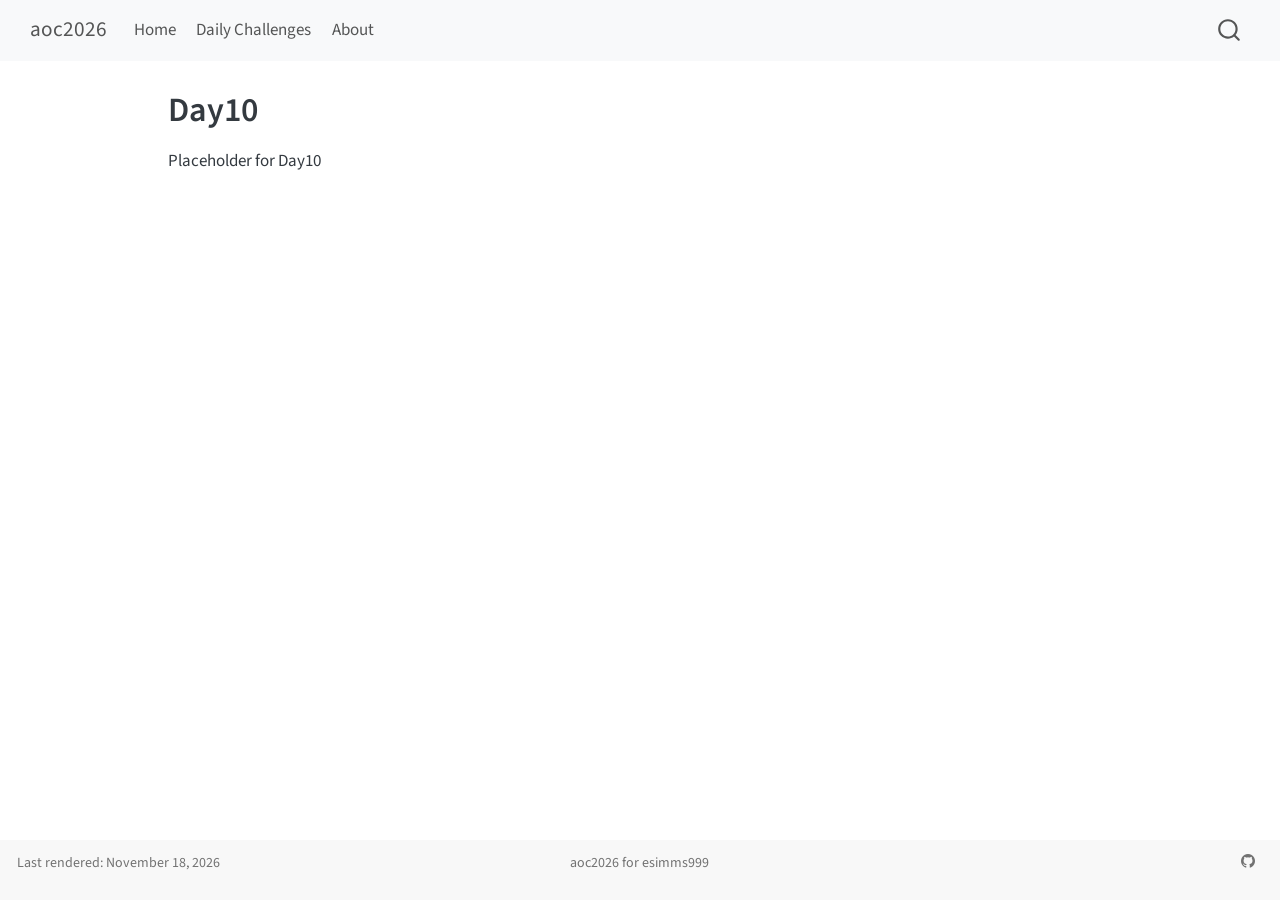
<file: day10.html>
<!DOCTYPE html>
<html xmlns="http://www.w3.org/1999/xhtml" lang="en" xml:lang="en"><head>

<meta charset="utf-8">
<meta name="generator" content="quarto-1.11.9">

<meta name="viewport" content="width=device-width, initial-scale=1.0, user-scalable=yes">

<meta name="dcterms.date" content="2026-11-18">

<title>Day10 – aoc2026</title>
<style>
/* Default styles provided by pandoc.
** See https://pandoc.org/MANUAL.html#variables-for-html for config info.
*/
span.smallcaps{font-variant: small-caps;}
div.columns{display: flex; gap: 1.5em;}
div.column{flex: auto;}
@media screen {
div.columns{gap: min(4vw, 1.5em);}
div.column{overflow-x: auto;}
}
div.hanging-indent{margin-left: 1.5em; text-indent: -1.5em;}
ul.task-list{list-style: none;}
ul.task-list li input[type="checkbox"] {
  width: 0.8em;
  margin: 0 0.8em 0.2em -1em; /* quarto-specific, see https://github.com/quarto-dev/quarto-cli/issues/4556 */ 
  vertical-align: middle;
}
</style>


<script src="site_libs/quarto-nav/quarto-nav.js"></script>
<script src="site_libs/quarto-nav/headroom.min.js"></script>
<script src="site_libs/clipboard/clipboard.min.js"></script>
<script src="site_libs/quarto-search/autocomplete.umd.js"></script>
<script src="site_libs/quarto-search/fuse.min.js"></script>
<script src="site_libs/quarto-search/quarto-search.js"></script>
<meta name="quarto:offset" content="./">
<script src="site_libs/quarto-html/quarto.js" type="module"></script>
<script src="site_libs/quarto-html/tabsets/tabsets.js" type="module"></script>
<script src="site_libs/quarto-html/scrollable-regions/scrollable-regions.js" type="module"></script>
<script src="site_libs/quarto-html/popper.min.js"></script>
<script src="site_libs/quarto-html/tippy.umd.min.js"></script>
<script src="site_libs/quarto-html/anchor.min.js"></script>
<link href="site_libs/quarto-html/tippy.css" rel="stylesheet">
<link href="site_libs/quarto-html/quarto-syntax-highlighting-63b5708e65d6cd79cd7618c58d0c21e7.css" rel="stylesheet" id="quarto-text-highlighting-styles">
<script src="site_libs/bootstrap/bootstrap.min.js"></script>
<link href="site_libs/bootstrap/bootstrap-icons.css" rel="stylesheet">
<link href="site_libs/bootstrap/bootstrap-db43a6e2f0fe89dbafbac413304c0d27.min.css" rel="stylesheet" append-hash="true" id="quarto-bootstrap" data-mode="light">
<script id="quarto-search-options" type="application/json">{
  "location": "navbar",
  "copy-button": false,
  "collapse-after": 3,
  "panel-placement": "end",
  "type": "overlay",
  "limit": 50,
  "keyboard-shortcut": [
    "f",
    "/",
    "s"
  ],
  "show-item-context": false,
  "language": {
    "search-no-results-text": "No results",
    "search-matching-documents-text": "matching documents",
    "search-copy-link-title": "Copy link to search",
    "search-hide-matches-text": "Hide additional matches",
    "search-more-match-text": "more match in this document",
    "search-more-matches-text": "more matches in this document",
    "search-clear-button-title": "Clear",
    "search-text-placeholder": "",
    "search-detached-cancel-button-title": "Cancel",
    "search-submit-button-title": "Submit",
    "search-label": "Search"
  }
}</script>


<link rel="stylesheet" href="styles.css">
</head>

<body class="nav-fixed quarto-light"><a id="quarto-skip-link" class="visually-hidden-focusable" href="#quarto-document-content">Skip to main content</a>

<div id="quarto-search-results"></div>
  <header id="quarto-header" class="headroom fixed-top">
    <nav class="navbar navbar-expand-lg " data-bs-theme="dark" aria-label="Site">
      <div class="navbar-container container-fluid">
      <div class="navbar-brand-container mx-auto">
    <a class="navbar-brand" href="./index.html">
    <span class="navbar-title">aoc2026</span>
    </a>
  </div>
          <button class="navbar-toggler" type="button" data-bs-toggle="collapse" data-bs-target="#navbarCollapse" aria-controls="navbarCollapse" aria-expanded="false" aria-label="Toggle navigation" onclick="if (window.quartoToggleHeadroom) { window.quartoToggleHeadroom(); }">
  <span class="navbar-toggler-icon"></span>
</button>
          <div class="collapse navbar-collapse" id="navbarCollapse">
            <ul class="navbar-nav navbar-nav-scroll me-auto">
  <li class="nav-item">
    <a class="nav-link" href="./index.html"> 
<span class="menu-text">Home</span></a>
  </li>  
  <li class="nav-item">
    <a class="nav-link" href="./daily-challenges.html"> 
<span class="menu-text">Daily Challenges</span></a>
  </li>  
  <li class="nav-item">
    <a class="nav-link" href="./about.html"> 
<span class="menu-text">About</span></a>
  </li>  
</ul>
          </div> <!-- /navcollapse -->
            <div class="quarto-navbar-tools">
</div>
            <div id="quarto-search" class="" title="Search"></div>
      </div> <!-- /container-fluid -->
    </nav>
</header>
<!-- content -->
<div id="quarto-content" class="quarto-container page-columns page-rows-contents page-layout-article page-navbar">
<!-- sidebar -->
<!-- margin-sidebar -->
    <div id="quarto-margin-sidebar" class="sidebar margin-sidebar zindex-bottom">
        
    </div>
<!-- main -->
<main class="content" id="quarto-document-content" tabindex="-1">

<header id="title-block-header" class="quarto-title-block default">
<div class="quarto-title">
<h1 class="title">Day10</h1>
</div>



<div class="quarto-title-meta">

    
    <div>
    <div class="quarto-title-meta-heading">Published</div>
    <div class="quarto-title-meta-contents">
      <p class="date">November 18, 2026</p>
    </div>
  </div>
  
    
  </div>
  


</header>


<p>Placeholder for Day10</p>



</main> <!-- /main -->
<script id="quarto-html-after-body" type="application/javascript">
  window.document.addEventListener("DOMContentLoaded", function (event) {
    const icon = "";
    const anchorJS = new window.AnchorJS();
    anchorJS.options = {
      placement: 'right',
      icon: icon
    };
    anchorJS.add('.anchored');
    const isCodeAnnotation = (el) => {
      for (const clz of el.classList) {
        if (clz.startsWith('code-annotation-')) {                     
          return true;
        }
      }
      return false;
    }
    const onCopySuccess = function(e) {
      // button target
      const button = e.trigger;
      // don't keep focus
      button.blur();
      // flash "checked"
      button.classList.add('code-copy-button-checked');
      var currentTitle = button.getAttribute("title");
      button.setAttribute("title", "Copied!");
      let tooltip;
      if (window.bootstrap) {
        button.setAttribute("data-bs-toggle", "tooltip");
        button.setAttribute("data-bs-placement", "left");
        button.setAttribute("data-bs-title", "Copied!");
        tooltip = new bootstrap.Tooltip(button, 
          { trigger: "manual", 
            customClass: "code-copy-button-tooltip",
            offset: [0, -8]});
        tooltip.show();    
      }
      setTimeout(function() {
        if (tooltip) {
          tooltip.hide();
          button.removeAttribute("data-bs-title");
          button.removeAttribute("data-bs-toggle");
          button.removeAttribute("data-bs-placement");
        }
        button.setAttribute("title", currentTitle);
        button.classList.remove('code-copy-button-checked');
      }, 1000);
      // clear code selection
      e.clearSelection();
    }
    const getTextToCopy = function(trigger) {
      const outerScaffold = trigger.parentElement.cloneNode(true);
      const codeEl = outerScaffold.querySelector('code');
      for (const childEl of codeEl.children) {
        if (isCodeAnnotation(childEl)) {
          childEl.remove();
        }
      }
      return codeEl.innerText;
    }
    const clipboard = new window.ClipboardJS('.code-copy-button:not([data-in-quarto-modal])', {
      text: getTextToCopy
    });
    clipboard.on('success', onCopySuccess);
    if (window.document.getElementById('quarto-embedded-source-code-modal')) {
      const clipboardModal = new window.ClipboardJS('.code-copy-button[data-in-quarto-modal]', {
        text: getTextToCopy,
        container: window.document.getElementById('quarto-embedded-source-code-modal')
      });
      clipboardModal.on('success', onCopySuccess);
    }
      var localhostRegex = new RegExp(/^(?:http|https):\/\/localhost\:?[0-9]*\//);
      var mailtoRegex = new RegExp(/^mailto:/);
        var filterRegex = new RegExp("https:\/\/esimms999\.github\.io\/aoc2026\/");
      var isInternal = (href) => {
          return filterRegex.test(href) || localhostRegex.test(href) || mailtoRegex.test(href);
      }
      // Inspect non-navigation links and adorn them if external
      window.quartoDecorateExternalLinks = function (root) {
     var links = (root || window.document).querySelectorAll('a[href]:not(.nav-link):not(.navbar-brand):not(.toc-action):not(.sidebar-link):not(.sidebar-item-toggle):not(.pagination-link):not(.no-external):not([aria-hidden]):not(.dropdown-item):not(.quarto-navigation-tool):not(.about-link)');
      for (var i=0; i<links.length; i++) {
        const link = links[i];
        if (!isInternal(link.href)) {
          // undo the damage that might have been done by quarto-nav.js in the case of
          // links that we want to consider external
          if (link.dataset.originalHref !== undefined) {
            link.href = link.dataset.originalHref;
          }
          if (!link.classList.contains('no-external-icon')) {
          }
        }
      }
      };
      window.quartoDecorateExternalLinks(window.document);
    // Esc closes the popup (WCAG 1.4.13) and focus leaving both trigger and
    // popup closes it (WCAG 2.4.11); tippy handles neither for interactive popups.
    const hideOnEscAndFocusOut = {
      name: 'hideOnEscAndFocusOut',
      defaultValue: true,
      fn(instance) {
        const dismiss = () => {
          // A show scheduled by the trigger delay would otherwise reopen it
          instance.clearDelayTimeouts();
          instance.hide();
        };
        const onKeyDown = (event) => {
          if (event.key !== 'Escape') {
            return;
          }
          // Keep Esc from also reaching page handlers (e.g. reveal.js overview),
          // except an open reveal.js slide menu, which Esc should close too.
          // The menu handles keys only when its keyboard option is on.
          const menuHandlesEsc = window.Reveal?.getPlugin?.('menu')?.isOpen() &&
            window.Reveal.getConfig().menu?.keyboard !== false;
          if (!menuHandlesEsc) {
            event.stopPropagation();
          }
          if (instance.popper.contains(window.document.activeElement)) {
            // Disabled while refocusing so the focus trigger does not reopen it
            instance.disable();
            instance.reference.focus();
            instance.enable();
          }
          dismiss();
        };
        const onFocusOut = (event) => {
          const target = event.relatedTarget;
          if (target && !instance.reference.contains(target) &&
              !instance.popper.contains(target)) {
            dismiss();
          }
        };
        // On the trigger too: a click trigger (code-annotations: select) has no
        // blur handling. Attached for the instance's lifetime so leaving the
        // trigger also cancels a show still pending on the trigger delay.
        instance.reference.addEventListener('focusout', onFocusOut);
        return {
          onShow() {
            window.document.addEventListener('keydown', onKeyDown, true);
            instance.popper.addEventListener('focusout', onFocusOut);
          },
          onHide() {
            window.document.removeEventListener('keydown', onKeyDown, true);
            instance.popper.removeEventListener('focusout', onFocusOut);
          },
          onDestroy() {
            instance.reference.removeEventListener('focusout', onFocusOut);
          },
        };
      },
    };
    function tippyHover(el, contentFn, onTriggerFn, onUntriggerFn) {
      const config = {
        allowHTML: true,
        maxWidth: 500,
        delay: 100,
        arrow: false,
        appendTo: function(el) {
            return el.parentElement;
        },
        interactive: true,
        interactiveBorder: 10,
        theme: 'quarto',
        placement: 'bottom-start',
        plugins: [hideOnEscAndFocusOut],
      };
      if (contentFn) {
        config.content = contentFn;
      }
      if (onTriggerFn) {
        config.onTrigger = onTriggerFn;
      }
      if (onUntriggerFn) {
        config.onUntrigger = onUntriggerFn;
      }
      window.tippy(el, config); 
    }
    const noterefs = window.document.querySelectorAll('a[role="doc-noteref"]');
    for (var i=0; i<noterefs.length; i++) {
      const ref = noterefs[i];
      tippyHover(ref, function() {
        // use id or data attribute instead here
        let href = ref.getAttribute('data-footnote-href') || ref.getAttribute('href');
        try { href = new URL(href).hash; } catch {}
        const id = href.replace(/^#\/?/, "");
        const note = window.document.getElementById(id);
        if (note) {
          return note.innerHTML;
        } else {
          return "";
        }
      });
    }
    const xrefs = window.document.querySelectorAll('a.quarto-xref');
    const processXRef = (id, note) => {
      // Strip column container classes
      const stripColumnClz = (el) => {
        el.classList.remove("page-full", "page-columns");
        if (el.children) {
          for (const child of el.children) {
            stripColumnClz(child);
          }
        }
      }
      stripColumnClz(note)
      if (id === null || id.startsWith('sec-')) {
        // Special case sections, only their first couple elements
        const container = document.createElement("div");
        if (note.children && note.children.length > 2) {
          container.appendChild(note.children[0].cloneNode(true));
          for (let i = 1; i < note.children.length; i++) {
            const child = note.children[i];
            if (child.tagName === "P" && child.innerText === "") {
              continue;
            } else {
              container.appendChild(child.cloneNode(true));
              break;
            }
          }
          if (window.Quarto?.typesetMath) {
            window.Quarto.typesetMath(container);
          }
          return container.innerHTML
        } else {
          if (window.Quarto?.typesetMath) {
            window.Quarto.typesetMath(note);
          }
          return note.innerHTML;
        }
      } else {
        // Remove any anchor links if they are present
        const anchorLink = note.querySelector('a.anchorjs-link');
        if (anchorLink) {
          anchorLink.remove();
        }
        if (window.Quarto?.typesetMath) {
          window.Quarto.typesetMath(note);
        }
        if (note.classList.contains("callout")) {
          return note.outerHTML;
        } else {
          return note.innerHTML;
        }
      }
    }
    for (var i=0; i<xrefs.length; i++) {
      const xref = xrefs[i];
      tippyHover(xref, undefined, function(instance) {
        instance.disable();
        let url = xref.getAttribute('href');
        let hash = undefined; 
        if (url.startsWith('#')) {
          hash = url;
        } else {
          try { hash = new URL(url).hash; } catch {}
        }
        if (hash) {
          const id = hash.replace(/^#\/?/, "");
          const note = window.document.getElementById(id);
          if (note !== null) {
            try {
              const html = processXRef(id, note.cloneNode(true));
              instance.setContent(html);
            } finally {
              instance.enable();
              instance.show();
            }
          } else {
            // See if we can fetch this
            fetch(url.split('#')[0])
            .then(res => res.text())
            .then(html => {
              const parser = new DOMParser();
              const htmlDoc = parser.parseFromString(html, "text/html");
              const note = htmlDoc.getElementById(id);
              if (note !== null) {
                const html = processXRef(id, note);
                instance.setContent(html);
              } 
            }).finally(() => {
              instance.enable();
              instance.show();
            });
          }
        } else {
          // See if we can fetch a full url (with no hash to target)
          // This is a special case and we should probably do some content thinning / targeting
          fetch(url)
          .then(res => res.text())
          .then(html => {
            const parser = new DOMParser();
            const htmlDoc = parser.parseFromString(html, "text/html");
            const note = htmlDoc.querySelector('main.content');
            if (note !== null) {
              // This should only happen for chapter cross references
              // (since there is no id in the URL)
              // remove the first header
              if (note.children.length > 0 && note.children[0].tagName === "HEADER") {
                note.children[0].remove();
              }
              const html = processXRef(null, note);
              instance.setContent(html);
            } 
          }).finally(() => {
            instance.enable();
            instance.show();
          });
        }
      }, function(instance) {
      });
    }
        let selectedAnnoteEl;
        const selectorForAnnotation = ( cell, annotation) => {
          let cellAttr = 'data-code-cell="' + cell + '"';
          let lineAttr = 'data-code-annotation="' +  annotation + '"';
          const selector = 'span[' + cellAttr + '][' + lineAttr + ']';
          return selector;
        }
        const selectCodeLines = (annoteEl) => {
          const doc = window.document;
          const targetCell = annoteEl.getAttribute("data-target-cell");
          const targetAnnotation = annoteEl.getAttribute("data-target-annotation");
          const annoteSpan = window.document.querySelector(selectorForAnnotation(targetCell, targetAnnotation));
          const lines = annoteSpan.getAttribute("data-code-lines").split(",");
          const lineIds = lines.map((line) => {
            return targetCell + "-" + line;
          })
          // Each band is positioned against its own containing block, which is
          // not the offsetParent of the lines, so place it from client rects.
          const placeBand = (band, firstEl, lastEl, codeBlock) => {
            const container = band.offsetParent;
            if (container === null) {
              return;
            }
            const containerRect = container.getBoundingClientRect();
            // Reveal.js scales slides with a transform, so convert client
            // pixels back to the CSS pixels of the container.
            const scale = containerRect.height / container.offsetHeight || 1;
            const firstRect = firstEl.getBoundingClientRect();
            const lastRect = lastEl.getBoundingClientRect();
            const top = (firstRect.top - containerRect.top) / scale - container.clientTop + container.scrollTop;
            const height = (lastRect.bottom - firstRect.top) / scale;
            band.style.top = top - 2 + "px";
            band.style.height = height + 4 + "px";
            if (codeBlock) {
              // Without the copy button wrapper, the containing block is wider
              // than the code block, so span the code block explicitly.
              const blockRect = codeBlock.getBoundingClientRect();
              band.style.left = (blockRect.left - containerRect.left) / scale - container.clientLeft + container.scrollLeft + "px";
              band.style.width = blockRect.width / scale + "px";
            }
          };
          if (lineIds.length > 0) {
            const el = window.document.getElementById(lineIds[0]);
            const lastEl = window.document.getElementById(lineIds[lineIds.length - 1]);
            const parent = el.parentElement.parentElement;
            // cook up a div (if necessary) and position it
            let div = window.document.getElementById("code-annotation-line-highlight");
            if (div === null) {
              div = window.document.createElement("div");
              div.setAttribute("id", "code-annotation-line-highlight");
              div.style.position = 'absolute';
              parent.appendChild(div);
            }
            placeBand(div, el, lastEl, parent.closest("div.sourceCode") || parent);
            let gutterDiv = window.document.getElementById("code-annotation-line-highlight-gutter");
            if (gutterDiv === null) {
              gutterDiv = window.document.createElement("div");
              gutterDiv.setAttribute("id", "code-annotation-line-highlight-gutter");
              gutterDiv.style.position = 'absolute';
              const codeCell = window.document.getElementById(targetCell);
              const gutter = codeCell.querySelector('.code-annotation-gutter');
              gutter.appendChild(gutterDiv);
            }
            placeBand(gutterDiv, el, lastEl);
            selectedAnnoteEl = annoteEl;
          }
        };
        const unselectCodeLines = () => {
          const elementsIds = ["code-annotation-line-highlight", "code-annotation-line-highlight-gutter"];
          elementsIds.forEach((elId) => {
            const div = window.document.getElementById(elId);
            if (div) {
              div.remove();
            }
          });
          selectedAnnoteEl = undefined;
        };
          // Handle positioning of the toggle
      window.addEventListener(
        "resize",
        throttle(() => {
          elRect = undefined;
          if (selectedAnnoteEl) {
            selectCodeLines(selectedAnnoteEl);
          }
        }, 10)
      );
      function throttle(fn, ms) {
      let throttle = false;
      let timer;
        return (...args) => {
          if(!throttle) { // first call gets through
              fn.apply(this, args);
              throttle = true;
          } else { // all the others get throttled
              if(timer) clearTimeout(timer); // cancel #2
              timer = setTimeout(() => {
                fn.apply(this, args);
                timer = throttle = false;
              }, ms);
          }
        };
      }
        // Attach click handler to the DT
        const annoteDls = window.document.querySelectorAll('dt[data-target-cell]');
        for (const annoteDlNode of annoteDls) {
          annoteDlNode.addEventListener('click', (event) => {
            const clickedEl = event.target;
            if (clickedEl !== selectedAnnoteEl) {
              unselectCodeLines();
              const activeEl = window.document.querySelector('dt[data-target-cell].code-annotation-active');
              if (activeEl) {
                activeEl.classList.remove('code-annotation-active');
              }
              selectCodeLines(clickedEl);
              clickedEl.classList.add('code-annotation-active');
            } else {
              // Unselect the line
              unselectCodeLines();
              clickedEl.classList.remove('code-annotation-active');
            }
          });
        }
    const findCites = (el) => {
      const parentEl = el.parentElement;
      if (parentEl) {
        const cites = parentEl.dataset.cites;
        if (cites) {
          return {
            el,
            cites: cites.split(' ')
          };
        } else {
          return findCites(el.parentElement)
        }
      } else {
        return undefined;
      }
    };
    var bibliorefs = window.document.querySelectorAll('a[role="doc-biblioref"]');
    for (var i=0; i<bibliorefs.length; i++) {
      const ref = bibliorefs[i];
      const citeInfo = findCites(ref);
      if (citeInfo) {
        tippyHover(citeInfo.el, function() {
          var popup = window.document.createElement('div');
          citeInfo.cites.forEach(function(cite) {
            var citeDiv = window.document.createElement('div');
            citeDiv.classList.add('hanging-indent');
            citeDiv.classList.add('csl-entry');
            var biblioDiv = window.document.getElementById('ref-' + cite);
            if (biblioDiv) {
              citeDiv.innerHTML = biblioDiv.innerHTML;
            }
            popup.appendChild(citeDiv);
          });
          return popup.innerHTML;
        });
      }
    }
  });
  </script>
  <script type="application/javascript">
  window.quartoScrollableRegionsLabels = {"code":"Scrollable code","output":"Scrollable output"};
  </script>
</div> <!-- /content -->
<footer class="footer">
  <div class="nav-footer">
    <div class="nav-footer-left">
<p>Last rendered: November 18, 2026</p>
</div>   
    <div class="nav-footer-center">
      <ul class="footer-items list-unstyled">
    <li class="nav-item">
 aoc2026 for esimms999
  </li>  
</ul>
    </div>
    <div class="nav-footer-right">
      <ul class="footer-items list-unstyled">
    <li class="nav-item compact">
    <a class="nav-link" href="https://github.com/esimms999/aoc2026">
      <i class="bi bi-github" role="img">
</i> 
    </a>
  </li>  
</ul>
    </div>
  </div>
</footer>




</body></html>
</file>
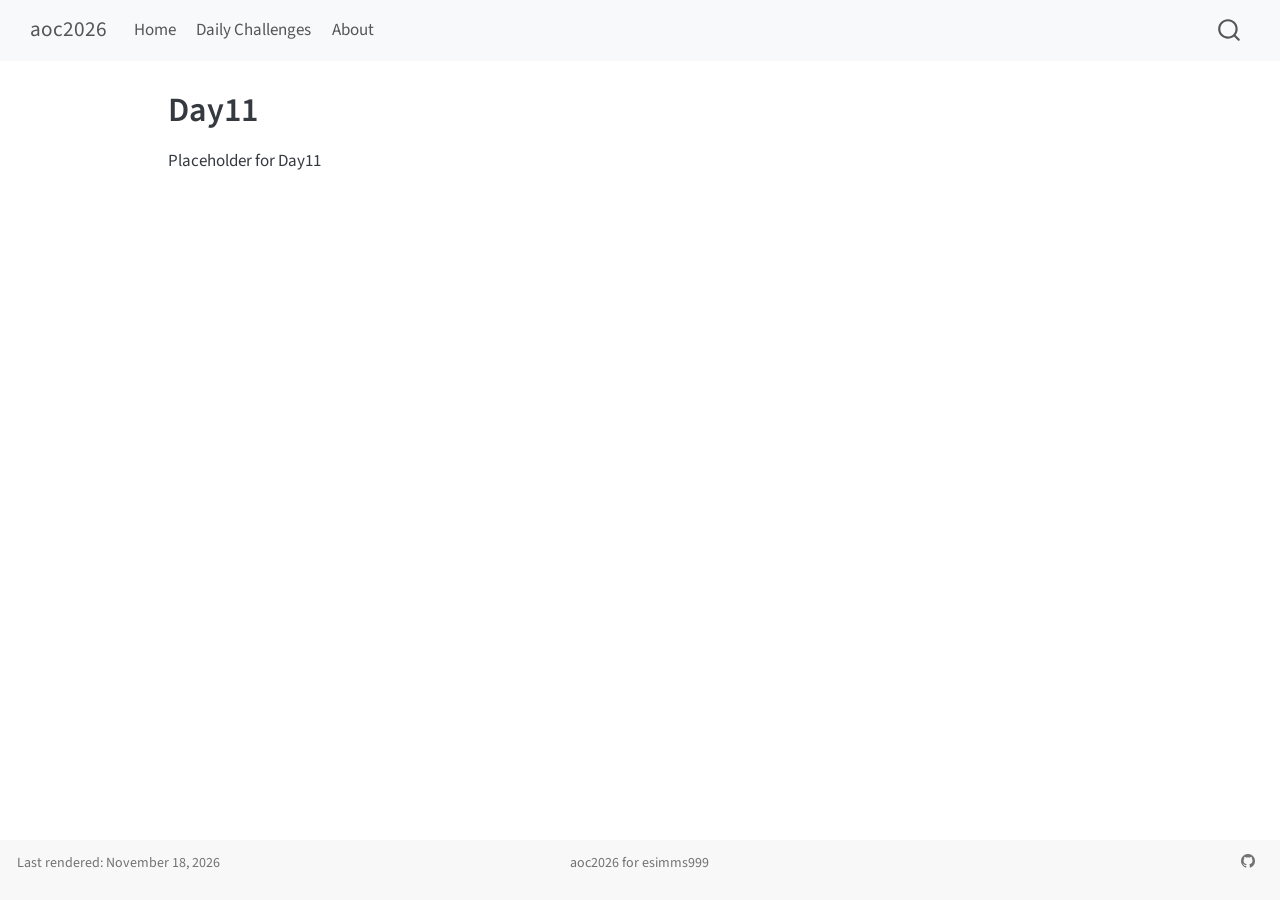
<file: day11.html>
<!DOCTYPE html>
<html xmlns="http://www.w3.org/1999/xhtml" lang="en" xml:lang="en"><head>

<meta charset="utf-8">
<meta name="generator" content="quarto-1.11.9">

<meta name="viewport" content="width=device-width, initial-scale=1.0, user-scalable=yes">

<meta name="dcterms.date" content="2026-11-18">

<title>Day11 – aoc2026</title>
<style>
/* Default styles provided by pandoc.
** See https://pandoc.org/MANUAL.html#variables-for-html for config info.
*/
span.smallcaps{font-variant: small-caps;}
div.columns{display: flex; gap: 1.5em;}
div.column{flex: auto;}
@media screen {
div.columns{gap: min(4vw, 1.5em);}
div.column{overflow-x: auto;}
}
div.hanging-indent{margin-left: 1.5em; text-indent: -1.5em;}
ul.task-list{list-style: none;}
ul.task-list li input[type="checkbox"] {
  width: 0.8em;
  margin: 0 0.8em 0.2em -1em; /* quarto-specific, see https://github.com/quarto-dev/quarto-cli/issues/4556 */ 
  vertical-align: middle;
}
</style>


<script src="site_libs/quarto-nav/quarto-nav.js"></script>
<script src="site_libs/quarto-nav/headroom.min.js"></script>
<script src="site_libs/clipboard/clipboard.min.js"></script>
<script src="site_libs/quarto-search/autocomplete.umd.js"></script>
<script src="site_libs/quarto-search/fuse.min.js"></script>
<script src="site_libs/quarto-search/quarto-search.js"></script>
<meta name="quarto:offset" content="./">
<script src="site_libs/quarto-html/quarto.js" type="module"></script>
<script src="site_libs/quarto-html/tabsets/tabsets.js" type="module"></script>
<script src="site_libs/quarto-html/scrollable-regions/scrollable-regions.js" type="module"></script>
<script src="site_libs/quarto-html/popper.min.js"></script>
<script src="site_libs/quarto-html/tippy.umd.min.js"></script>
<script src="site_libs/quarto-html/anchor.min.js"></script>
<link href="site_libs/quarto-html/tippy.css" rel="stylesheet">
<link href="site_libs/quarto-html/quarto-syntax-highlighting-63b5708e65d6cd79cd7618c58d0c21e7.css" rel="stylesheet" id="quarto-text-highlighting-styles">
<script src="site_libs/bootstrap/bootstrap.min.js"></script>
<link href="site_libs/bootstrap/bootstrap-icons.css" rel="stylesheet">
<link href="site_libs/bootstrap/bootstrap-db43a6e2f0fe89dbafbac413304c0d27.min.css" rel="stylesheet" append-hash="true" id="quarto-bootstrap" data-mode="light">
<script id="quarto-search-options" type="application/json">{
  "location": "navbar",
  "copy-button": false,
  "collapse-after": 3,
  "panel-placement": "end",
  "type": "overlay",
  "limit": 50,
  "keyboard-shortcut": [
    "f",
    "/",
    "s"
  ],
  "show-item-context": false,
  "language": {
    "search-no-results-text": "No results",
    "search-matching-documents-text": "matching documents",
    "search-copy-link-title": "Copy link to search",
    "search-hide-matches-text": "Hide additional matches",
    "search-more-match-text": "more match in this document",
    "search-more-matches-text": "more matches in this document",
    "search-clear-button-title": "Clear",
    "search-text-placeholder": "",
    "search-detached-cancel-button-title": "Cancel",
    "search-submit-button-title": "Submit",
    "search-label": "Search"
  }
}</script>


<link rel="stylesheet" href="styles.css">
</head>

<body class="nav-fixed quarto-light"><a id="quarto-skip-link" class="visually-hidden-focusable" href="#quarto-document-content">Skip to main content</a>

<div id="quarto-search-results"></div>
  <header id="quarto-header" class="headroom fixed-top">
    <nav class="navbar navbar-expand-lg " data-bs-theme="dark" aria-label="Site">
      <div class="navbar-container container-fluid">
      <div class="navbar-brand-container mx-auto">
    <a class="navbar-brand" href="./index.html">
    <span class="navbar-title">aoc2026</span>
    </a>
  </div>
          <button class="navbar-toggler" type="button" data-bs-toggle="collapse" data-bs-target="#navbarCollapse" aria-controls="navbarCollapse" aria-expanded="false" aria-label="Toggle navigation" onclick="if (window.quartoToggleHeadroom) { window.quartoToggleHeadroom(); }">
  <span class="navbar-toggler-icon"></span>
</button>
          <div class="collapse navbar-collapse" id="navbarCollapse">
            <ul class="navbar-nav navbar-nav-scroll me-auto">
  <li class="nav-item">
    <a class="nav-link" href="./index.html"> 
<span class="menu-text">Home</span></a>
  </li>  
  <li class="nav-item">
    <a class="nav-link" href="./daily-challenges.html"> 
<span class="menu-text">Daily Challenges</span></a>
  </li>  
  <li class="nav-item">
    <a class="nav-link" href="./about.html"> 
<span class="menu-text">About</span></a>
  </li>  
</ul>
          </div> <!-- /navcollapse -->
            <div class="quarto-navbar-tools">
</div>
            <div id="quarto-search" class="" title="Search"></div>
      </div> <!-- /container-fluid -->
    </nav>
</header>
<!-- content -->
<div id="quarto-content" class="quarto-container page-columns page-rows-contents page-layout-article page-navbar">
<!-- sidebar -->
<!-- margin-sidebar -->
    <div id="quarto-margin-sidebar" class="sidebar margin-sidebar zindex-bottom">
        
    </div>
<!-- main -->
<main class="content" id="quarto-document-content" tabindex="-1">

<header id="title-block-header" class="quarto-title-block default">
<div class="quarto-title">
<h1 class="title">Day11</h1>
</div>



<div class="quarto-title-meta">

    
    <div>
    <div class="quarto-title-meta-heading">Published</div>
    <div class="quarto-title-meta-contents">
      <p class="date">November 18, 2026</p>
    </div>
  </div>
  
    
  </div>
  


</header>


<p>Placeholder for Day11</p>



</main> <!-- /main -->
<script id="quarto-html-after-body" type="application/javascript">
  window.document.addEventListener("DOMContentLoaded", function (event) {
    const icon = "";
    const anchorJS = new window.AnchorJS();
    anchorJS.options = {
      placement: 'right',
      icon: icon
    };
    anchorJS.add('.anchored');
    const isCodeAnnotation = (el) => {
      for (const clz of el.classList) {
        if (clz.startsWith('code-annotation-')) {                     
          return true;
        }
      }
      return false;
    }
    const onCopySuccess = function(e) {
      // button target
      const button = e.trigger;
      // don't keep focus
      button.blur();
      // flash "checked"
      button.classList.add('code-copy-button-checked');
      var currentTitle = button.getAttribute("title");
      button.setAttribute("title", "Copied!");
      let tooltip;
      if (window.bootstrap) {
        button.setAttribute("data-bs-toggle", "tooltip");
        button.setAttribute("data-bs-placement", "left");
        button.setAttribute("data-bs-title", "Copied!");
        tooltip = new bootstrap.Tooltip(button, 
          { trigger: "manual", 
            customClass: "code-copy-button-tooltip",
            offset: [0, -8]});
        tooltip.show();    
      }
      setTimeout(function() {
        if (tooltip) {
          tooltip.hide();
          button.removeAttribute("data-bs-title");
          button.removeAttribute("data-bs-toggle");
          button.removeAttribute("data-bs-placement");
        }
        button.setAttribute("title", currentTitle);
        button.classList.remove('code-copy-button-checked');
      }, 1000);
      // clear code selection
      e.clearSelection();
    }
    const getTextToCopy = function(trigger) {
      const outerScaffold = trigger.parentElement.cloneNode(true);
      const codeEl = outerScaffold.querySelector('code');
      for (const childEl of codeEl.children) {
        if (isCodeAnnotation(childEl)) {
          childEl.remove();
        }
      }
      return codeEl.innerText;
    }
    const clipboard = new window.ClipboardJS('.code-copy-button:not([data-in-quarto-modal])', {
      text: getTextToCopy
    });
    clipboard.on('success', onCopySuccess);
    if (window.document.getElementById('quarto-embedded-source-code-modal')) {
      const clipboardModal = new window.ClipboardJS('.code-copy-button[data-in-quarto-modal]', {
        text: getTextToCopy,
        container: window.document.getElementById('quarto-embedded-source-code-modal')
      });
      clipboardModal.on('success', onCopySuccess);
    }
      var localhostRegex = new RegExp(/^(?:http|https):\/\/localhost\:?[0-9]*\//);
      var mailtoRegex = new RegExp(/^mailto:/);
        var filterRegex = new RegExp("https:\/\/esimms999\.github\.io\/aoc2026\/");
      var isInternal = (href) => {
          return filterRegex.test(href) || localhostRegex.test(href) || mailtoRegex.test(href);
      }
      // Inspect non-navigation links and adorn them if external
      window.quartoDecorateExternalLinks = function (root) {
     var links = (root || window.document).querySelectorAll('a[href]:not(.nav-link):not(.navbar-brand):not(.toc-action):not(.sidebar-link):not(.sidebar-item-toggle):not(.pagination-link):not(.no-external):not([aria-hidden]):not(.dropdown-item):not(.quarto-navigation-tool):not(.about-link)');
      for (var i=0; i<links.length; i++) {
        const link = links[i];
        if (!isInternal(link.href)) {
          // undo the damage that might have been done by quarto-nav.js in the case of
          // links that we want to consider external
          if (link.dataset.originalHref !== undefined) {
            link.href = link.dataset.originalHref;
          }
          if (!link.classList.contains('no-external-icon')) {
          }
        }
      }
      };
      window.quartoDecorateExternalLinks(window.document);
    // Esc closes the popup (WCAG 1.4.13) and focus leaving both trigger and
    // popup closes it (WCAG 2.4.11); tippy handles neither for interactive popups.
    const hideOnEscAndFocusOut = {
      name: 'hideOnEscAndFocusOut',
      defaultValue: true,
      fn(instance) {
        const dismiss = () => {
          // A show scheduled by the trigger delay would otherwise reopen it
          instance.clearDelayTimeouts();
          instance.hide();
        };
        const onKeyDown = (event) => {
          if (event.key !== 'Escape') {
            return;
          }
          // Keep Esc from also reaching page handlers (e.g. reveal.js overview),
          // except an open reveal.js slide menu, which Esc should close too.
          // The menu handles keys only when its keyboard option is on.
          const menuHandlesEsc = window.Reveal?.getPlugin?.('menu')?.isOpen() &&
            window.Reveal.getConfig().menu?.keyboard !== false;
          if (!menuHandlesEsc) {
            event.stopPropagation();
          }
          if (instance.popper.contains(window.document.activeElement)) {
            // Disabled while refocusing so the focus trigger does not reopen it
            instance.disable();
            instance.reference.focus();
            instance.enable();
          }
          dismiss();
        };
        const onFocusOut = (event) => {
          const target = event.relatedTarget;
          if (target && !instance.reference.contains(target) &&
              !instance.popper.contains(target)) {
            dismiss();
          }
        };
        // On the trigger too: a click trigger (code-annotations: select) has no
        // blur handling. Attached for the instance's lifetime so leaving the
        // trigger also cancels a show still pending on the trigger delay.
        instance.reference.addEventListener('focusout', onFocusOut);
        return {
          onShow() {
            window.document.addEventListener('keydown', onKeyDown, true);
            instance.popper.addEventListener('focusout', onFocusOut);
          },
          onHide() {
            window.document.removeEventListener('keydown', onKeyDown, true);
            instance.popper.removeEventListener('focusout', onFocusOut);
          },
          onDestroy() {
            instance.reference.removeEventListener('focusout', onFocusOut);
          },
        };
      },
    };
    function tippyHover(el, contentFn, onTriggerFn, onUntriggerFn) {
      const config = {
        allowHTML: true,
        maxWidth: 500,
        delay: 100,
        arrow: false,
        appendTo: function(el) {
            return el.parentElement;
        },
        interactive: true,
        interactiveBorder: 10,
        theme: 'quarto',
        placement: 'bottom-start',
        plugins: [hideOnEscAndFocusOut],
      };
      if (contentFn) {
        config.content = contentFn;
      }
      if (onTriggerFn) {
        config.onTrigger = onTriggerFn;
      }
      if (onUntriggerFn) {
        config.onUntrigger = onUntriggerFn;
      }
      window.tippy(el, config); 
    }
    const noterefs = window.document.querySelectorAll('a[role="doc-noteref"]');
    for (var i=0; i<noterefs.length; i++) {
      const ref = noterefs[i];
      tippyHover(ref, function() {
        // use id or data attribute instead here
        let href = ref.getAttribute('data-footnote-href') || ref.getAttribute('href');
        try { href = new URL(href).hash; } catch {}
        const id = href.replace(/^#\/?/, "");
        const note = window.document.getElementById(id);
        if (note) {
          return note.innerHTML;
        } else {
          return "";
        }
      });
    }
    const xrefs = window.document.querySelectorAll('a.quarto-xref');
    const processXRef = (id, note) => {
      // Strip column container classes
      const stripColumnClz = (el) => {
        el.classList.remove("page-full", "page-columns");
        if (el.children) {
          for (const child of el.children) {
            stripColumnClz(child);
          }
        }
      }
      stripColumnClz(note)
      if (id === null || id.startsWith('sec-')) {
        // Special case sections, only their first couple elements
        const container = document.createElement("div");
        if (note.children && note.children.length > 2) {
          container.appendChild(note.children[0].cloneNode(true));
          for (let i = 1; i < note.children.length; i++) {
            const child = note.children[i];
            if (child.tagName === "P" && child.innerText === "") {
              continue;
            } else {
              container.appendChild(child.cloneNode(true));
              break;
            }
          }
          if (window.Quarto?.typesetMath) {
            window.Quarto.typesetMath(container);
          }
          return container.innerHTML
        } else {
          if (window.Quarto?.typesetMath) {
            window.Quarto.typesetMath(note);
          }
          return note.innerHTML;
        }
      } else {
        // Remove any anchor links if they are present
        const anchorLink = note.querySelector('a.anchorjs-link');
        if (anchorLink) {
          anchorLink.remove();
        }
        if (window.Quarto?.typesetMath) {
          window.Quarto.typesetMath(note);
        }
        if (note.classList.contains("callout")) {
          return note.outerHTML;
        } else {
          return note.innerHTML;
        }
      }
    }
    for (var i=0; i<xrefs.length; i++) {
      const xref = xrefs[i];
      tippyHover(xref, undefined, function(instance) {
        instance.disable();
        let url = xref.getAttribute('href');
        let hash = undefined; 
        if (url.startsWith('#')) {
          hash = url;
        } else {
          try { hash = new URL(url).hash; } catch {}
        }
        if (hash) {
          const id = hash.replace(/^#\/?/, "");
          const note = window.document.getElementById(id);
          if (note !== null) {
            try {
              const html = processXRef(id, note.cloneNode(true));
              instance.setContent(html);
            } finally {
              instance.enable();
              instance.show();
            }
          } else {
            // See if we can fetch this
            fetch(url.split('#')[0])
            .then(res => res.text())
            .then(html => {
              const parser = new DOMParser();
              const htmlDoc = parser.parseFromString(html, "text/html");
              const note = htmlDoc.getElementById(id);
              if (note !== null) {
                const html = processXRef(id, note);
                instance.setContent(html);
              } 
            }).finally(() => {
              instance.enable();
              instance.show();
            });
          }
        } else {
          // See if we can fetch a full url (with no hash to target)
          // This is a special case and we should probably do some content thinning / targeting
          fetch(url)
          .then(res => res.text())
          .then(html => {
            const parser = new DOMParser();
            const htmlDoc = parser.parseFromString(html, "text/html");
            const note = htmlDoc.querySelector('main.content');
            if (note !== null) {
              // This should only happen for chapter cross references
              // (since there is no id in the URL)
              // remove the first header
              if (note.children.length > 0 && note.children[0].tagName === "HEADER") {
                note.children[0].remove();
              }
              const html = processXRef(null, note);
              instance.setContent(html);
            } 
          }).finally(() => {
            instance.enable();
            instance.show();
          });
        }
      }, function(instance) {
      });
    }
        let selectedAnnoteEl;
        const selectorForAnnotation = ( cell, annotation) => {
          let cellAttr = 'data-code-cell="' + cell + '"';
          let lineAttr = 'data-code-annotation="' +  annotation + '"';
          const selector = 'span[' + cellAttr + '][' + lineAttr + ']';
          return selector;
        }
        const selectCodeLines = (annoteEl) => {
          const doc = window.document;
          const targetCell = annoteEl.getAttribute("data-target-cell");
          const targetAnnotation = annoteEl.getAttribute("data-target-annotation");
          const annoteSpan = window.document.querySelector(selectorForAnnotation(targetCell, targetAnnotation));
          const lines = annoteSpan.getAttribute("data-code-lines").split(",");
          const lineIds = lines.map((line) => {
            return targetCell + "-" + line;
          })
          // Each band is positioned against its own containing block, which is
          // not the offsetParent of the lines, so place it from client rects.
          const placeBand = (band, firstEl, lastEl, codeBlock) => {
            const container = band.offsetParent;
            if (container === null) {
              return;
            }
            const containerRect = container.getBoundingClientRect();
            // Reveal.js scales slides with a transform, so convert client
            // pixels back to the CSS pixels of the container.
            const scale = containerRect.height / container.offsetHeight || 1;
            const firstRect = firstEl.getBoundingClientRect();
            const lastRect = lastEl.getBoundingClientRect();
            const top = (firstRect.top - containerRect.top) / scale - container.clientTop + container.scrollTop;
            const height = (lastRect.bottom - firstRect.top) / scale;
            band.style.top = top - 2 + "px";
            band.style.height = height + 4 + "px";
            if (codeBlock) {
              // Without the copy button wrapper, the containing block is wider
              // than the code block, so span the code block explicitly.
              const blockRect = codeBlock.getBoundingClientRect();
              band.style.left = (blockRect.left - containerRect.left) / scale - container.clientLeft + container.scrollLeft + "px";
              band.style.width = blockRect.width / scale + "px";
            }
          };
          if (lineIds.length > 0) {
            const el = window.document.getElementById(lineIds[0]);
            const lastEl = window.document.getElementById(lineIds[lineIds.length - 1]);
            const parent = el.parentElement.parentElement;
            // cook up a div (if necessary) and position it
            let div = window.document.getElementById("code-annotation-line-highlight");
            if (div === null) {
              div = window.document.createElement("div");
              div.setAttribute("id", "code-annotation-line-highlight");
              div.style.position = 'absolute';
              parent.appendChild(div);
            }
            placeBand(div, el, lastEl, parent.closest("div.sourceCode") || parent);
            let gutterDiv = window.document.getElementById("code-annotation-line-highlight-gutter");
            if (gutterDiv === null) {
              gutterDiv = window.document.createElement("div");
              gutterDiv.setAttribute("id", "code-annotation-line-highlight-gutter");
              gutterDiv.style.position = 'absolute';
              const codeCell = window.document.getElementById(targetCell);
              const gutter = codeCell.querySelector('.code-annotation-gutter');
              gutter.appendChild(gutterDiv);
            }
            placeBand(gutterDiv, el, lastEl);
            selectedAnnoteEl = annoteEl;
          }
        };
        const unselectCodeLines = () => {
          const elementsIds = ["code-annotation-line-highlight", "code-annotation-line-highlight-gutter"];
          elementsIds.forEach((elId) => {
            const div = window.document.getElementById(elId);
            if (div) {
              div.remove();
            }
          });
          selectedAnnoteEl = undefined;
        };
          // Handle positioning of the toggle
      window.addEventListener(
        "resize",
        throttle(() => {
          elRect = undefined;
          if (selectedAnnoteEl) {
            selectCodeLines(selectedAnnoteEl);
          }
        }, 10)
      );
      function throttle(fn, ms) {
      let throttle = false;
      let timer;
        return (...args) => {
          if(!throttle) { // first call gets through
              fn.apply(this, args);
              throttle = true;
          } else { // all the others get throttled
              if(timer) clearTimeout(timer); // cancel #2
              timer = setTimeout(() => {
                fn.apply(this, args);
                timer = throttle = false;
              }, ms);
          }
        };
      }
        // Attach click handler to the DT
        const annoteDls = window.document.querySelectorAll('dt[data-target-cell]');
        for (const annoteDlNode of annoteDls) {
          annoteDlNode.addEventListener('click', (event) => {
            const clickedEl = event.target;
            if (clickedEl !== selectedAnnoteEl) {
              unselectCodeLines();
              const activeEl = window.document.querySelector('dt[data-target-cell].code-annotation-active');
              if (activeEl) {
                activeEl.classList.remove('code-annotation-active');
              }
              selectCodeLines(clickedEl);
              clickedEl.classList.add('code-annotation-active');
            } else {
              // Unselect the line
              unselectCodeLines();
              clickedEl.classList.remove('code-annotation-active');
            }
          });
        }
    const findCites = (el) => {
      const parentEl = el.parentElement;
      if (parentEl) {
        const cites = parentEl.dataset.cites;
        if (cites) {
          return {
            el,
            cites: cites.split(' ')
          };
        } else {
          return findCites(el.parentElement)
        }
      } else {
        return undefined;
      }
    };
    var bibliorefs = window.document.querySelectorAll('a[role="doc-biblioref"]');
    for (var i=0; i<bibliorefs.length; i++) {
      const ref = bibliorefs[i];
      const citeInfo = findCites(ref);
      if (citeInfo) {
        tippyHover(citeInfo.el, function() {
          var popup = window.document.createElement('div');
          citeInfo.cites.forEach(function(cite) {
            var citeDiv = window.document.createElement('div');
            citeDiv.classList.add('hanging-indent');
            citeDiv.classList.add('csl-entry');
            var biblioDiv = window.document.getElementById('ref-' + cite);
            if (biblioDiv) {
              citeDiv.innerHTML = biblioDiv.innerHTML;
            }
            popup.appendChild(citeDiv);
          });
          return popup.innerHTML;
        });
      }
    }
  });
  </script>
  <script type="application/javascript">
  window.quartoScrollableRegionsLabels = {"code":"Scrollable code","output":"Scrollable output"};
  </script>
</div> <!-- /content -->
<footer class="footer">
  <div class="nav-footer">
    <div class="nav-footer-left">
<p>Last rendered: November 18, 2026</p>
</div>   
    <div class="nav-footer-center">
      <ul class="footer-items list-unstyled">
    <li class="nav-item">
 aoc2026 for esimms999
  </li>  
</ul>
    </div>
    <div class="nav-footer-right">
      <ul class="footer-items list-unstyled">
    <li class="nav-item compact">
    <a class="nav-link" href="https://github.com/esimms999/aoc2026">
      <i class="bi bi-github" role="img">
</i> 
    </a>
  </li>  
</ul>
    </div>
  </div>
</footer>




</body></html>
</file>
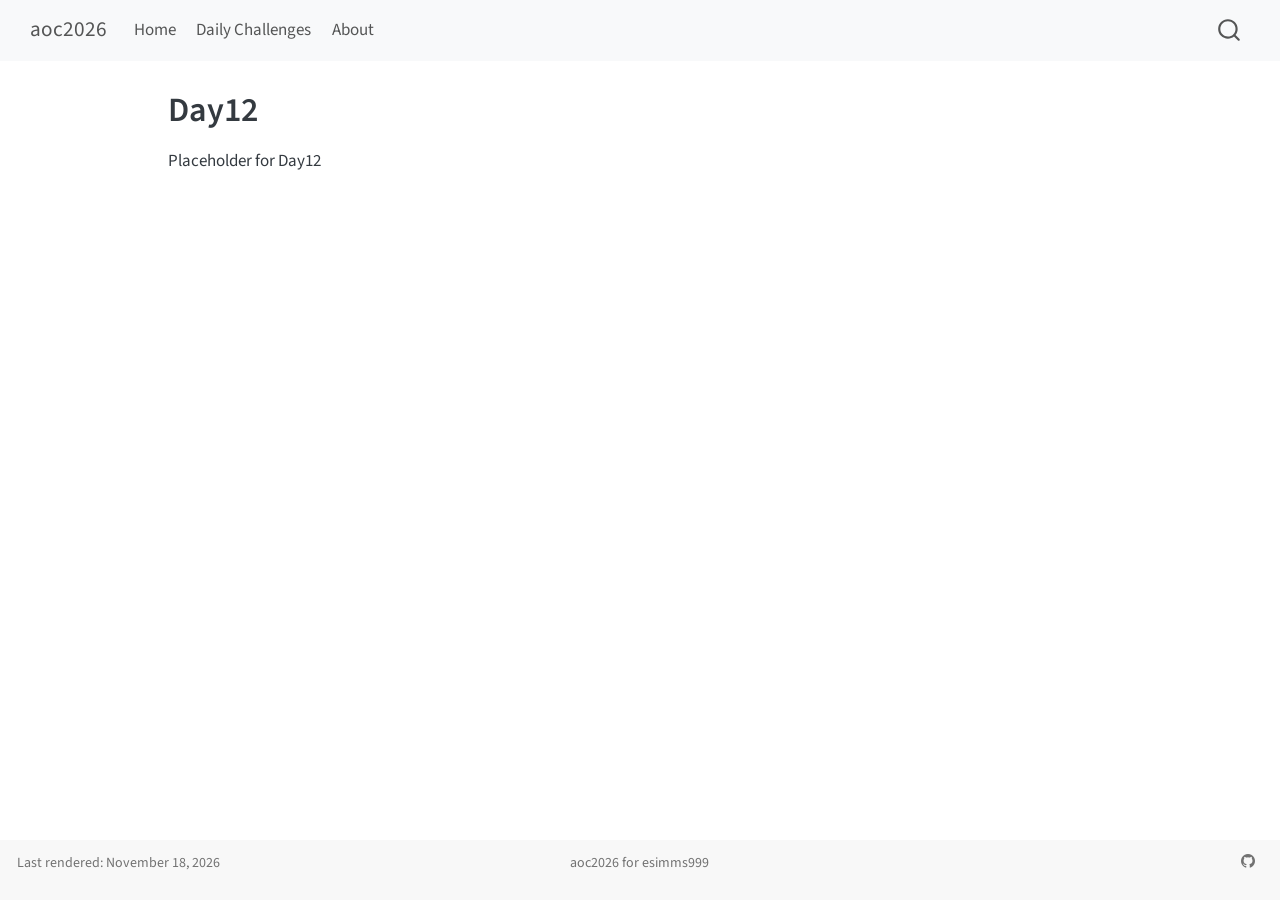
<file: day12.html>
<!DOCTYPE html>
<html xmlns="http://www.w3.org/1999/xhtml" lang="en" xml:lang="en"><head>

<meta charset="utf-8">
<meta name="generator" content="quarto-1.11.9">

<meta name="viewport" content="width=device-width, initial-scale=1.0, user-scalable=yes">

<meta name="dcterms.date" content="2026-11-18">

<title>Day12 – aoc2026</title>
<style>
/* Default styles provided by pandoc.
** See https://pandoc.org/MANUAL.html#variables-for-html for config info.
*/
span.smallcaps{font-variant: small-caps;}
div.columns{display: flex; gap: 1.5em;}
div.column{flex: auto;}
@media screen {
div.columns{gap: min(4vw, 1.5em);}
div.column{overflow-x: auto;}
}
div.hanging-indent{margin-left: 1.5em; text-indent: -1.5em;}
ul.task-list{list-style: none;}
ul.task-list li input[type="checkbox"] {
  width: 0.8em;
  margin: 0 0.8em 0.2em -1em; /* quarto-specific, see https://github.com/quarto-dev/quarto-cli/issues/4556 */ 
  vertical-align: middle;
}
</style>


<script src="site_libs/quarto-nav/quarto-nav.js"></script>
<script src="site_libs/quarto-nav/headroom.min.js"></script>
<script src="site_libs/clipboard/clipboard.min.js"></script>
<script src="site_libs/quarto-search/autocomplete.umd.js"></script>
<script src="site_libs/quarto-search/fuse.min.js"></script>
<script src="site_libs/quarto-search/quarto-search.js"></script>
<meta name="quarto:offset" content="./">
<script src="site_libs/quarto-html/quarto.js" type="module"></script>
<script src="site_libs/quarto-html/tabsets/tabsets.js" type="module"></script>
<script src="site_libs/quarto-html/scrollable-regions/scrollable-regions.js" type="module"></script>
<script src="site_libs/quarto-html/popper.min.js"></script>
<script src="site_libs/quarto-html/tippy.umd.min.js"></script>
<script src="site_libs/quarto-html/anchor.min.js"></script>
<link href="site_libs/quarto-html/tippy.css" rel="stylesheet">
<link href="site_libs/quarto-html/quarto-syntax-highlighting-63b5708e65d6cd79cd7618c58d0c21e7.css" rel="stylesheet" id="quarto-text-highlighting-styles">
<script src="site_libs/bootstrap/bootstrap.min.js"></script>
<link href="site_libs/bootstrap/bootstrap-icons.css" rel="stylesheet">
<link href="site_libs/bootstrap/bootstrap-db43a6e2f0fe89dbafbac413304c0d27.min.css" rel="stylesheet" append-hash="true" id="quarto-bootstrap" data-mode="light">
<script id="quarto-search-options" type="application/json">{
  "location": "navbar",
  "copy-button": false,
  "collapse-after": 3,
  "panel-placement": "end",
  "type": "overlay",
  "limit": 50,
  "keyboard-shortcut": [
    "f",
    "/",
    "s"
  ],
  "show-item-context": false,
  "language": {
    "search-no-results-text": "No results",
    "search-matching-documents-text": "matching documents",
    "search-copy-link-title": "Copy link to search",
    "search-hide-matches-text": "Hide additional matches",
    "search-more-match-text": "more match in this document",
    "search-more-matches-text": "more matches in this document",
    "search-clear-button-title": "Clear",
    "search-text-placeholder": "",
    "search-detached-cancel-button-title": "Cancel",
    "search-submit-button-title": "Submit",
    "search-label": "Search"
  }
}</script>


<link rel="stylesheet" href="styles.css">
</head>

<body class="nav-fixed quarto-light"><a id="quarto-skip-link" class="visually-hidden-focusable" href="#quarto-document-content">Skip to main content</a>

<div id="quarto-search-results"></div>
  <header id="quarto-header" class="headroom fixed-top">
    <nav class="navbar navbar-expand-lg " data-bs-theme="dark" aria-label="Site">
      <div class="navbar-container container-fluid">
      <div class="navbar-brand-container mx-auto">
    <a class="navbar-brand" href="./index.html">
    <span class="navbar-title">aoc2026</span>
    </a>
  </div>
          <button class="navbar-toggler" type="button" data-bs-toggle="collapse" data-bs-target="#navbarCollapse" aria-controls="navbarCollapse" aria-expanded="false" aria-label="Toggle navigation" onclick="if (window.quartoToggleHeadroom) { window.quartoToggleHeadroom(); }">
  <span class="navbar-toggler-icon"></span>
</button>
          <div class="collapse navbar-collapse" id="navbarCollapse">
            <ul class="navbar-nav navbar-nav-scroll me-auto">
  <li class="nav-item">
    <a class="nav-link" href="./index.html"> 
<span class="menu-text">Home</span></a>
  </li>  
  <li class="nav-item">
    <a class="nav-link" href="./daily-challenges.html"> 
<span class="menu-text">Daily Challenges</span></a>
  </li>  
  <li class="nav-item">
    <a class="nav-link" href="./about.html"> 
<span class="menu-text">About</span></a>
  </li>  
</ul>
          </div> <!-- /navcollapse -->
            <div class="quarto-navbar-tools">
</div>
            <div id="quarto-search" class="" title="Search"></div>
      </div> <!-- /container-fluid -->
    </nav>
</header>
<!-- content -->
<div id="quarto-content" class="quarto-container page-columns page-rows-contents page-layout-article page-navbar">
<!-- sidebar -->
<!-- margin-sidebar -->
    <div id="quarto-margin-sidebar" class="sidebar margin-sidebar zindex-bottom">
        
    </div>
<!-- main -->
<main class="content" id="quarto-document-content" tabindex="-1">

<header id="title-block-header" class="quarto-title-block default">
<div class="quarto-title">
<h1 class="title">Day12</h1>
</div>



<div class="quarto-title-meta">

    
    <div>
    <div class="quarto-title-meta-heading">Published</div>
    <div class="quarto-title-meta-contents">
      <p class="date">November 18, 2026</p>
    </div>
  </div>
  
    
  </div>
  


</header>


<p>Placeholder for Day12</p>



</main> <!-- /main -->
<script id="quarto-html-after-body" type="application/javascript">
  window.document.addEventListener("DOMContentLoaded", function (event) {
    const icon = "";
    const anchorJS = new window.AnchorJS();
    anchorJS.options = {
      placement: 'right',
      icon: icon
    };
    anchorJS.add('.anchored');
    const isCodeAnnotation = (el) => {
      for (const clz of el.classList) {
        if (clz.startsWith('code-annotation-')) {                     
          return true;
        }
      }
      return false;
    }
    const onCopySuccess = function(e) {
      // button target
      const button = e.trigger;
      // don't keep focus
      button.blur();
      // flash "checked"
      button.classList.add('code-copy-button-checked');
      var currentTitle = button.getAttribute("title");
      button.setAttribute("title", "Copied!");
      let tooltip;
      if (window.bootstrap) {
        button.setAttribute("data-bs-toggle", "tooltip");
        button.setAttribute("data-bs-placement", "left");
        button.setAttribute("data-bs-title", "Copied!");
        tooltip = new bootstrap.Tooltip(button, 
          { trigger: "manual", 
            customClass: "code-copy-button-tooltip",
            offset: [0, -8]});
        tooltip.show();    
      }
      setTimeout(function() {
        if (tooltip) {
          tooltip.hide();
          button.removeAttribute("data-bs-title");
          button.removeAttribute("data-bs-toggle");
          button.removeAttribute("data-bs-placement");
        }
        button.setAttribute("title", currentTitle);
        button.classList.remove('code-copy-button-checked');
      }, 1000);
      // clear code selection
      e.clearSelection();
    }
    const getTextToCopy = function(trigger) {
      const outerScaffold = trigger.parentElement.cloneNode(true);
      const codeEl = outerScaffold.querySelector('code');
      for (const childEl of codeEl.children) {
        if (isCodeAnnotation(childEl)) {
          childEl.remove();
        }
      }
      return codeEl.innerText;
    }
    const clipboard = new window.ClipboardJS('.code-copy-button:not([data-in-quarto-modal])', {
      text: getTextToCopy
    });
    clipboard.on('success', onCopySuccess);
    if (window.document.getElementById('quarto-embedded-source-code-modal')) {
      const clipboardModal = new window.ClipboardJS('.code-copy-button[data-in-quarto-modal]', {
        text: getTextToCopy,
        container: window.document.getElementById('quarto-embedded-source-code-modal')
      });
      clipboardModal.on('success', onCopySuccess);
    }
      var localhostRegex = new RegExp(/^(?:http|https):\/\/localhost\:?[0-9]*\//);
      var mailtoRegex = new RegExp(/^mailto:/);
        var filterRegex = new RegExp("https:\/\/esimms999\.github\.io\/aoc2026\/");
      var isInternal = (href) => {
          return filterRegex.test(href) || localhostRegex.test(href) || mailtoRegex.test(href);
      }
      // Inspect non-navigation links and adorn them if external
      window.quartoDecorateExternalLinks = function (root) {
     var links = (root || window.document).querySelectorAll('a[href]:not(.nav-link):not(.navbar-brand):not(.toc-action):not(.sidebar-link):not(.sidebar-item-toggle):not(.pagination-link):not(.no-external):not([aria-hidden]):not(.dropdown-item):not(.quarto-navigation-tool):not(.about-link)');
      for (var i=0; i<links.length; i++) {
        const link = links[i];
        if (!isInternal(link.href)) {
          // undo the damage that might have been done by quarto-nav.js in the case of
          // links that we want to consider external
          if (link.dataset.originalHref !== undefined) {
            link.href = link.dataset.originalHref;
          }
          if (!link.classList.contains('no-external-icon')) {
          }
        }
      }
      };
      window.quartoDecorateExternalLinks(window.document);
    // Esc closes the popup (WCAG 1.4.13) and focus leaving both trigger and
    // popup closes it (WCAG 2.4.11); tippy handles neither for interactive popups.
    const hideOnEscAndFocusOut = {
      name: 'hideOnEscAndFocusOut',
      defaultValue: true,
      fn(instance) {
        const dismiss = () => {
          // A show scheduled by the trigger delay would otherwise reopen it
          instance.clearDelayTimeouts();
          instance.hide();
        };
        const onKeyDown = (event) => {
          if (event.key !== 'Escape') {
            return;
          }
          // Keep Esc from also reaching page handlers (e.g. reveal.js overview),
          // except an open reveal.js slide menu, which Esc should close too.
          // The menu handles keys only when its keyboard option is on.
          const menuHandlesEsc = window.Reveal?.getPlugin?.('menu')?.isOpen() &&
            window.Reveal.getConfig().menu?.keyboard !== false;
          if (!menuHandlesEsc) {
            event.stopPropagation();
          }
          if (instance.popper.contains(window.document.activeElement)) {
            // Disabled while refocusing so the focus trigger does not reopen it
            instance.disable();
            instance.reference.focus();
            instance.enable();
          }
          dismiss();
        };
        const onFocusOut = (event) => {
          const target = event.relatedTarget;
          if (target && !instance.reference.contains(target) &&
              !instance.popper.contains(target)) {
            dismiss();
          }
        };
        // On the trigger too: a click trigger (code-annotations: select) has no
        // blur handling. Attached for the instance's lifetime so leaving the
        // trigger also cancels a show still pending on the trigger delay.
        instance.reference.addEventListener('focusout', onFocusOut);
        return {
          onShow() {
            window.document.addEventListener('keydown', onKeyDown, true);
            instance.popper.addEventListener('focusout', onFocusOut);
          },
          onHide() {
            window.document.removeEventListener('keydown', onKeyDown, true);
            instance.popper.removeEventListener('focusout', onFocusOut);
          },
          onDestroy() {
            instance.reference.removeEventListener('focusout', onFocusOut);
          },
        };
      },
    };
    function tippyHover(el, contentFn, onTriggerFn, onUntriggerFn) {
      const config = {
        allowHTML: true,
        maxWidth: 500,
        delay: 100,
        arrow: false,
        appendTo: function(el) {
            return el.parentElement;
        },
        interactive: true,
        interactiveBorder: 10,
        theme: 'quarto',
        placement: 'bottom-start',
        plugins: [hideOnEscAndFocusOut],
      };
      if (contentFn) {
        config.content = contentFn;
      }
      if (onTriggerFn) {
        config.onTrigger = onTriggerFn;
      }
      if (onUntriggerFn) {
        config.onUntrigger = onUntriggerFn;
      }
      window.tippy(el, config); 
    }
    const noterefs = window.document.querySelectorAll('a[role="doc-noteref"]');
    for (var i=0; i<noterefs.length; i++) {
      const ref = noterefs[i];
      tippyHover(ref, function() {
        // use id or data attribute instead here
        let href = ref.getAttribute('data-footnote-href') || ref.getAttribute('href');
        try { href = new URL(href).hash; } catch {}
        const id = href.replace(/^#\/?/, "");
        const note = window.document.getElementById(id);
        if (note) {
          return note.innerHTML;
        } else {
          return "";
        }
      });
    }
    const xrefs = window.document.querySelectorAll('a.quarto-xref');
    const processXRef = (id, note) => {
      // Strip column container classes
      const stripColumnClz = (el) => {
        el.classList.remove("page-full", "page-columns");
        if (el.children) {
          for (const child of el.children) {
            stripColumnClz(child);
          }
        }
      }
      stripColumnClz(note)
      if (id === null || id.startsWith('sec-')) {
        // Special case sections, only their first couple elements
        const container = document.createElement("div");
        if (note.children && note.children.length > 2) {
          container.appendChild(note.children[0].cloneNode(true));
          for (let i = 1; i < note.children.length; i++) {
            const child = note.children[i];
            if (child.tagName === "P" && child.innerText === "") {
              continue;
            } else {
              container.appendChild(child.cloneNode(true));
              break;
            }
          }
          if (window.Quarto?.typesetMath) {
            window.Quarto.typesetMath(container);
          }
          return container.innerHTML
        } else {
          if (window.Quarto?.typesetMath) {
            window.Quarto.typesetMath(note);
          }
          return note.innerHTML;
        }
      } else {
        // Remove any anchor links if they are present
        const anchorLink = note.querySelector('a.anchorjs-link');
        if (anchorLink) {
          anchorLink.remove();
        }
        if (window.Quarto?.typesetMath) {
          window.Quarto.typesetMath(note);
        }
        if (note.classList.contains("callout")) {
          return note.outerHTML;
        } else {
          return note.innerHTML;
        }
      }
    }
    for (var i=0; i<xrefs.length; i++) {
      const xref = xrefs[i];
      tippyHover(xref, undefined, function(instance) {
        instance.disable();
        let url = xref.getAttribute('href');
        let hash = undefined; 
        if (url.startsWith('#')) {
          hash = url;
        } else {
          try { hash = new URL(url).hash; } catch {}
        }
        if (hash) {
          const id = hash.replace(/^#\/?/, "");
          const note = window.document.getElementById(id);
          if (note !== null) {
            try {
              const html = processXRef(id, note.cloneNode(true));
              instance.setContent(html);
            } finally {
              instance.enable();
              instance.show();
            }
          } else {
            // See if we can fetch this
            fetch(url.split('#')[0])
            .then(res => res.text())
            .then(html => {
              const parser = new DOMParser();
              const htmlDoc = parser.parseFromString(html, "text/html");
              const note = htmlDoc.getElementById(id);
              if (note !== null) {
                const html = processXRef(id, note);
                instance.setContent(html);
              } 
            }).finally(() => {
              instance.enable();
              instance.show();
            });
          }
        } else {
          // See if we can fetch a full url (with no hash to target)
          // This is a special case and we should probably do some content thinning / targeting
          fetch(url)
          .then(res => res.text())
          .then(html => {
            const parser = new DOMParser();
            const htmlDoc = parser.parseFromString(html, "text/html");
            const note = htmlDoc.querySelector('main.content');
            if (note !== null) {
              // This should only happen for chapter cross references
              // (since there is no id in the URL)
              // remove the first header
              if (note.children.length > 0 && note.children[0].tagName === "HEADER") {
                note.children[0].remove();
              }
              const html = processXRef(null, note);
              instance.setContent(html);
            } 
          }).finally(() => {
            instance.enable();
            instance.show();
          });
        }
      }, function(instance) {
      });
    }
        let selectedAnnoteEl;
        const selectorForAnnotation = ( cell, annotation) => {
          let cellAttr = 'data-code-cell="' + cell + '"';
          let lineAttr = 'data-code-annotation="' +  annotation + '"';
          const selector = 'span[' + cellAttr + '][' + lineAttr + ']';
          return selector;
        }
        const selectCodeLines = (annoteEl) => {
          const doc = window.document;
          const targetCell = annoteEl.getAttribute("data-target-cell");
          const targetAnnotation = annoteEl.getAttribute("data-target-annotation");
          const annoteSpan = window.document.querySelector(selectorForAnnotation(targetCell, targetAnnotation));
          const lines = annoteSpan.getAttribute("data-code-lines").split(",");
          const lineIds = lines.map((line) => {
            return targetCell + "-" + line;
          })
          // Each band is positioned against its own containing block, which is
          // not the offsetParent of the lines, so place it from client rects.
          const placeBand = (band, firstEl, lastEl, codeBlock) => {
            const container = band.offsetParent;
            if (container === null) {
              return;
            }
            const containerRect = container.getBoundingClientRect();
            // Reveal.js scales slides with a transform, so convert client
            // pixels back to the CSS pixels of the container.
            const scale = containerRect.height / container.offsetHeight || 1;
            const firstRect = firstEl.getBoundingClientRect();
            const lastRect = lastEl.getBoundingClientRect();
            const top = (firstRect.top - containerRect.top) / scale - container.clientTop + container.scrollTop;
            const height = (lastRect.bottom - firstRect.top) / scale;
            band.style.top = top - 2 + "px";
            band.style.height = height + 4 + "px";
            if (codeBlock) {
              // Without the copy button wrapper, the containing block is wider
              // than the code block, so span the code block explicitly.
              const blockRect = codeBlock.getBoundingClientRect();
              band.style.left = (blockRect.left - containerRect.left) / scale - container.clientLeft + container.scrollLeft + "px";
              band.style.width = blockRect.width / scale + "px";
            }
          };
          if (lineIds.length > 0) {
            const el = window.document.getElementById(lineIds[0]);
            const lastEl = window.document.getElementById(lineIds[lineIds.length - 1]);
            const parent = el.parentElement.parentElement;
            // cook up a div (if necessary) and position it
            let div = window.document.getElementById("code-annotation-line-highlight");
            if (div === null) {
              div = window.document.createElement("div");
              div.setAttribute("id", "code-annotation-line-highlight");
              div.style.position = 'absolute';
              parent.appendChild(div);
            }
            placeBand(div, el, lastEl, parent.closest("div.sourceCode") || parent);
            let gutterDiv = window.document.getElementById("code-annotation-line-highlight-gutter");
            if (gutterDiv === null) {
              gutterDiv = window.document.createElement("div");
              gutterDiv.setAttribute("id", "code-annotation-line-highlight-gutter");
              gutterDiv.style.position = 'absolute';
              const codeCell = window.document.getElementById(targetCell);
              const gutter = codeCell.querySelector('.code-annotation-gutter');
              gutter.appendChild(gutterDiv);
            }
            placeBand(gutterDiv, el, lastEl);
            selectedAnnoteEl = annoteEl;
          }
        };
        const unselectCodeLines = () => {
          const elementsIds = ["code-annotation-line-highlight", "code-annotation-line-highlight-gutter"];
          elementsIds.forEach((elId) => {
            const div = window.document.getElementById(elId);
            if (div) {
              div.remove();
            }
          });
          selectedAnnoteEl = undefined;
        };
          // Handle positioning of the toggle
      window.addEventListener(
        "resize",
        throttle(() => {
          elRect = undefined;
          if (selectedAnnoteEl) {
            selectCodeLines(selectedAnnoteEl);
          }
        }, 10)
      );
      function throttle(fn, ms) {
      let throttle = false;
      let timer;
        return (...args) => {
          if(!throttle) { // first call gets through
              fn.apply(this, args);
              throttle = true;
          } else { // all the others get throttled
              if(timer) clearTimeout(timer); // cancel #2
              timer = setTimeout(() => {
                fn.apply(this, args);
                timer = throttle = false;
              }, ms);
          }
        };
      }
        // Attach click handler to the DT
        const annoteDls = window.document.querySelectorAll('dt[data-target-cell]');
        for (const annoteDlNode of annoteDls) {
          annoteDlNode.addEventListener('click', (event) => {
            const clickedEl = event.target;
            if (clickedEl !== selectedAnnoteEl) {
              unselectCodeLines();
              const activeEl = window.document.querySelector('dt[data-target-cell].code-annotation-active');
              if (activeEl) {
                activeEl.classList.remove('code-annotation-active');
              }
              selectCodeLines(clickedEl);
              clickedEl.classList.add('code-annotation-active');
            } else {
              // Unselect the line
              unselectCodeLines();
              clickedEl.classList.remove('code-annotation-active');
            }
          });
        }
    const findCites = (el) => {
      const parentEl = el.parentElement;
      if (parentEl) {
        const cites = parentEl.dataset.cites;
        if (cites) {
          return {
            el,
            cites: cites.split(' ')
          };
        } else {
          return findCites(el.parentElement)
        }
      } else {
        return undefined;
      }
    };
    var bibliorefs = window.document.querySelectorAll('a[role="doc-biblioref"]');
    for (var i=0; i<bibliorefs.length; i++) {
      const ref = bibliorefs[i];
      const citeInfo = findCites(ref);
      if (citeInfo) {
        tippyHover(citeInfo.el, function() {
          var popup = window.document.createElement('div');
          citeInfo.cites.forEach(function(cite) {
            var citeDiv = window.document.createElement('div');
            citeDiv.classList.add('hanging-indent');
            citeDiv.classList.add('csl-entry');
            var biblioDiv = window.document.getElementById('ref-' + cite);
            if (biblioDiv) {
              citeDiv.innerHTML = biblioDiv.innerHTML;
            }
            popup.appendChild(citeDiv);
          });
          return popup.innerHTML;
        });
      }
    }
  });
  </script>
  <script type="application/javascript">
  window.quartoScrollableRegionsLabels = {"code":"Scrollable code","output":"Scrollable output"};
  </script>
</div> <!-- /content -->
<footer class="footer">
  <div class="nav-footer">
    <div class="nav-footer-left">
<p>Last rendered: November 18, 2026</p>
</div>   
    <div class="nav-footer-center">
      <ul class="footer-items list-unstyled">
    <li class="nav-item">
 aoc2026 for esimms999
  </li>  
</ul>
    </div>
    <div class="nav-footer-right">
      <ul class="footer-items list-unstyled">
    <li class="nav-item compact">
    <a class="nav-link" href="https://github.com/esimms999/aoc2026">
      <i class="bi bi-github" role="img">
</i> 
    </a>
  </li>  
</ul>
    </div>
  </div>
</footer>




</body></html>
</file>
<file: site_libs/quarto-html/tippy.css>
.tippy-box[data-animation=fade][data-state=hidden]{opacity:0}[data-tippy-root]{max-width:calc(100vw - 10px)}.tippy-box{position:relative;background-color:#333;color:#fff;border-radius:4px;font-size:14px;line-height:1.4;white-space:normal;outline:0;transition-property:transform,visibility,opacity}.tippy-box[data-placement^=top]>.tippy-arrow{bottom:0}.tippy-box[data-placement^=top]>.tippy-arrow:before{bottom:-7px;left:0;border-width:8px 8px 0;border-top-color:initial;transform-origin:center top}.tippy-box[data-placement^=bottom]>.tippy-arrow{top:0}.tippy-box[data-placement^=bottom]>.tippy-arrow:before{top:-7px;left:0;border-width:0 8px 8px;border-bottom-color:initial;transform-origin:center bottom}.tippy-box[data-placement^=left]>.tippy-arrow{right:0}.tippy-box[data-placement^=left]>.tippy-arrow:before{border-width:8px 0 8px 8px;border-left-color:initial;right:-7px;transform-origin:center left}.tippy-box[data-placement^=right]>.tippy-arrow{left:0}.tippy-box[data-placement^=right]>.tippy-arrow:before{left:-7px;border-width:8px 8px 8px 0;border-right-color:initial;transform-origin:center right}.tippy-box[data-inertia][data-state=visible]{transition-timing-function:cubic-bezier(.54,1.5,.38,1.11)}.tippy-arrow{width:16px;height:16px;color:#333}.tippy-arrow:before{content:"";position:absolute;border-color:transparent;border-style:solid}.tippy-content{position:relative;padding:5px 9px;z-index:1}
</file>
<file: site_libs/quarto-html/quarto-syntax-highlighting-63b5708e65d6cd79cd7618c58d0c21e7.css>
/* quarto syntax highlight colors */
:root {
  --quarto-hl-ot-color: #003B4F;
  --quarto-hl-at-color: #657422;
  --quarto-hl-ss-color: #20794D;
  --quarto-hl-an-color: #5E5E5E;
  --quarto-hl-fu-color: #4758AB;
  --quarto-hl-st-color: #20794D;
  --quarto-hl-cf-color: #003B4F;
  --quarto-hl-op-color: #5E5E5E;
  --quarto-hl-er-color: #AD0000;
  --quarto-hl-bn-color: #AD0000;
  --quarto-hl-al-color: #AD0000;
  --quarto-hl-va-color: #111111;
  --quarto-hl-bu-color: inherit;
  --quarto-hl-ex-color: inherit;
  --quarto-hl-pp-color: #AD0000;
  --quarto-hl-in-color: #5E5E5E;
  --quarto-hl-vs-color: #20794D;
  --quarto-hl-wa-color: #5E5E5E;
  --quarto-hl-do-color: #5E5E5E;
  --quarto-hl-im-color: #00769E;
  --quarto-hl-ch-color: #20794D;
  --quarto-hl-dt-color: #AD0000;
  --quarto-hl-fl-color: #AD0000;
  --quarto-hl-co-color: #5E5E5E;
  --quarto-hl-cv-color: #5E5E5E;
  --quarto-hl-cn-color: #8f5902;
  --quarto-hl-sc-color: #5E5E5E;
  --quarto-hl-dv-color: #AD0000;
  --quarto-hl-kw-color: #003B4F;
}

/* other quarto variables */
:root {
  --quarto-font-monospace: SFMono-Regular, Menlo, Monaco, Consolas, "Liberation Mono", "Courier New", monospace;
}

/* syntax highlight based on Pandoc's rules */
pre > code.sourceCode > span {
  color: #003B4F;
}

code.sourceCode > span {
  color: #003B4F;
}

div.sourceCode,
div.sourceCode pre.sourceCode {
  color: #003B4F;
}

/* Normal */
code span {
  color: #003B4F;
}

/* Alert */
code span.al {
  color: #AD0000;
  font-style: inherit;
}

/* Annotation */
code span.an {
  color: #5E5E5E;
  font-style: inherit;
}

/* Attribute */
code span.at {
  color: #657422;
  font-style: inherit;
}

/* BaseN */
code span.bn {
  color: #AD0000;
  font-style: inherit;
}

/* BuiltIn */
code span.bu {
  font-style: inherit;
}

/* ControlFlow */
code span.cf {
  color: #003B4F;
  font-weight: bold;
  font-style: inherit;
}

/* Char */
code span.ch {
  color: #20794D;
  font-style: inherit;
}

/* Constant */
code span.cn {
  color: #8f5902;
  font-style: inherit;
}

/* Comment */
code span.co {
  color: #5E5E5E;
  font-style: inherit;
}

/* CommentVar */
code span.cv {
  color: #5E5E5E;
  font-style: italic;
}

/* Documentation */
code span.do {
  color: #5E5E5E;
  font-style: italic;
}

/* DataType */
code span.dt {
  color: #AD0000;
  font-style: inherit;
}

/* DecVal */
code span.dv {
  color: #AD0000;
  font-style: inherit;
}

/* Error */
code span.er {
  color: #AD0000;
  font-style: inherit;
}

/* Extension */
code span.ex {
  font-style: inherit;
}

/* Float */
code span.fl {
  color: #AD0000;
  font-style: inherit;
}

/* Function */
code span.fu {
  color: #4758AB;
  font-style: inherit;
}

/* Import */
code span.im {
  color: #00769E;
  font-style: inherit;
}

/* Information */
code span.in {
  color: #5E5E5E;
  font-style: inherit;
}

/* Keyword */
code span.kw {
  color: #003B4F;
  font-weight: bold;
  font-style: inherit;
}

/* Operator */
code span.op {
  color: #5E5E5E;
  font-style: inherit;
}

/* Other */
code span.ot {
  color: #003B4F;
  font-style: inherit;
}

/* Preprocessor */
code span.pp {
  color: #AD0000;
  font-style: inherit;
}

/* SpecialChar */
code span.sc {
  color: #5E5E5E;
  font-style: inherit;
}

/* SpecialString */
code span.ss {
  color: #20794D;
  font-style: inherit;
}

/* String */
code span.st {
  color: #20794D;
  font-style: inherit;
}

/* Variable */
code span.va {
  color: #111111;
  font-style: inherit;
}

/* VerbatimString */
code span.vs {
  color: #20794D;
  font-style: inherit;
}

/* Warning */
code span.wa {
  color: #5E5E5E;
  font-style: italic;
}

.prevent-inlining {
  content: "</";
}

/*# sourceMappingURL=054cc16b9e9817627be6994582d2ffb5.css.map */
</file>
<file: styles.css>
/* HIDE "Published" date under titles */
.quarto-title-meta {
  display: none !important;
}

/* Indented/nice code blocks */
.code-block {
  background-color: #f6f8fa;
  border-left: 5px solid #007acc;
  padding: 8px 12px;
  border-radius: 0 6px 6px 0;
  margin: 12px 0;
}
</file>
